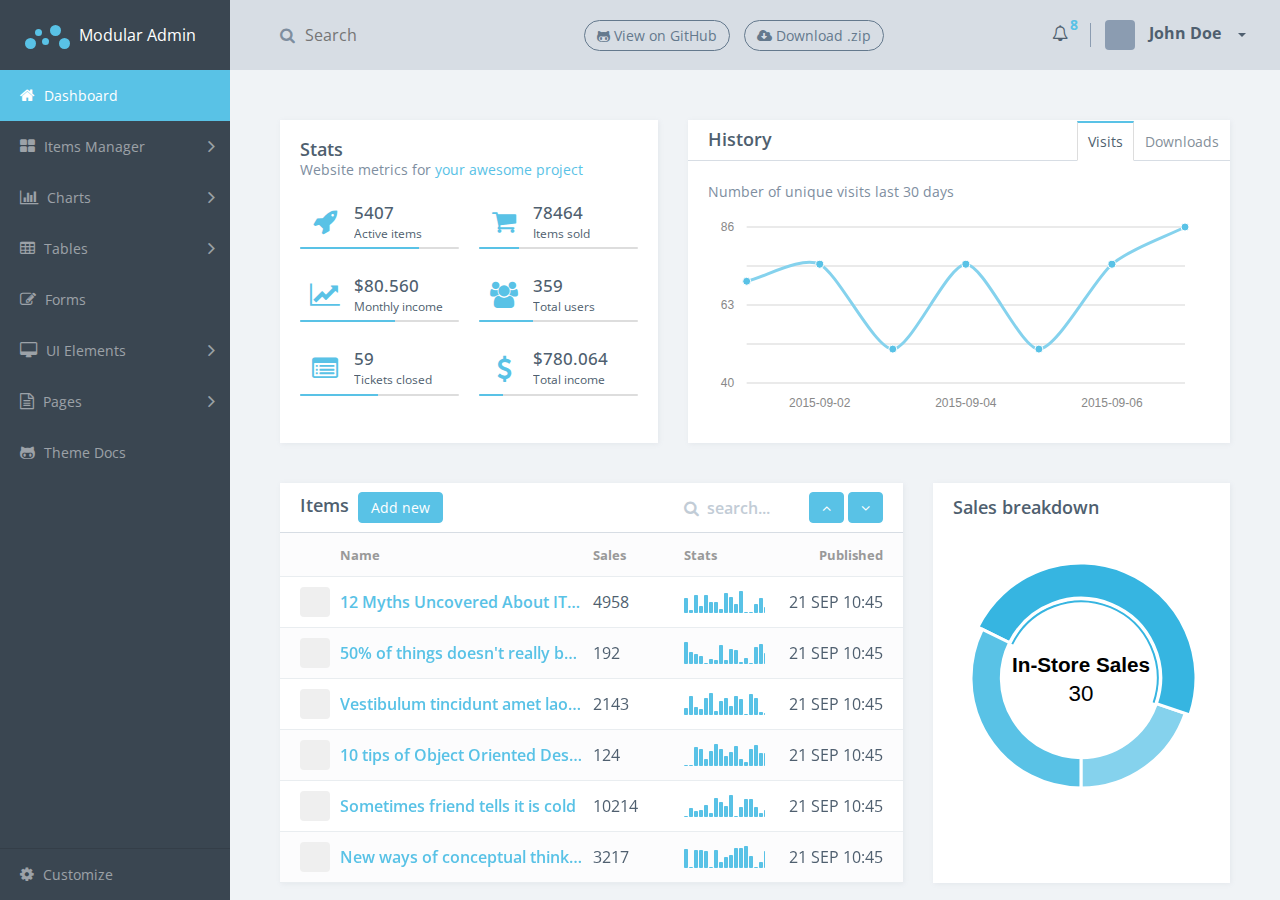
<file: resources/views/html/index.html>
<!doctype html>
<html class="no-js" lang="en">
        <head>
        <meta charset="utf-8">
        <meta http-equiv="x-ua-compatible" content="ie=edge">
        <title>ModularAdmin - Free Dashboard Theme | HTML Version</title>
        <meta name="description" content="">
        <meta name="viewport" content="width=device-width, initial-scale=1">
        <link rel="apple-touch-icon" href="apple-touch-icon.png">
        <!-- Place favicon.ico in the root directory -->
        <link rel="stylesheet" href="css/vendor.css">
        <!-- Theme initialization -->
        <script>
            var themeSettings = (localStorage.getItem('themeSettings')) ? JSON.parse(localStorage.getItem('themeSettings')) :
            {};
            var themeName = themeSettings.themeName || '';
            if (themeName)
            {
                document.write('<link rel="stylesheet" id="theme-style" href="css/app-' + themeName + '.css">');
            }
            else
            {
                document.write('<link rel="stylesheet" id="theme-style" href="css/app.css">');
            }
        </script>
        </head>

        <body>
<div class="main-wrapper">
					<div class="app" id="app">
		<header class="header">
							<div class="header-block header-block-collapse hidden-lg-up">
				<button class="collapse-btn" id="sidebar-collapse-btn"> <i class="fa fa-bars"></i> </button>
			</div>
							<div class="header-block header-block-search hidden-sm-down">
				<form role="search">
									<div class="input-container"> <i class="fa fa-search"></i>
						<input type="search" placeholder="Search">
						<div class="underline"></div>
					</div>
								</form>
			</div>
							<div class="header-block header-block-buttons"> <a href="https://github.com/modularcode/modular-admin-html" class="btn btn-oval btn-sm rounded-s header-btn"> <i class="fa fa-github-alt"></i> View on GitHub </a> <a href="https://github.com/modularcode/modular-admin-html/releases/download/v1.0.1/modular-admin-html-1.0.1.zip" class="btn btn-oval btn-sm rounded-s header-btn"> <i class="fa fa-cloud-download"></i> Download .zip </a> </div>
							<div class="header-block header-block-nav">
				<ul class="nav-profile">
									<li class="notifications new"> <a href="" data-toggle="dropdown"> <i class="fa fa-bell-o"></i> <sup> <span class="counter">8</span> </sup> </a>
						<div class="dropdown-menu notifications-dropdown-menu">
											<ul class="notifications-container">
								<li> <a href="" class="notification-item">
									<div class="img-col">
										<div class="img" style="background-image: url('assets/faces/3.jpg')"></div>
									</div>
									<div class="body-col">
										<p> <span class="accent">Zack Alien</span> pushed new commit: <span class="accent">Fix page load performance issue</span>. </p>
									</div>
									</a> </li>
								<li> <a href="" class="notification-item">
									<div class="img-col">
										<div class="img" style="background-image: url('assets/faces/5.jpg')"></div>
									</div>
									<div class="body-col">
										<p> <span class="accent">Amaya Hatsumi</span> started new task: <span class="accent">Dashboard UI design.</span>. </p>
									</div>
									</a> </li>
								<li> <a href="" class="notification-item">
									<div class="img-col">
										<div class="img" style="background-image: url('assets/faces/8.jpg')"></div>
									</div>
									<div class="body-col">
										<p> <span class="accent">Andy Nouman</span> deployed new version of <span class="accent">NodeJS REST Api V3</span> </p>
									</div>
									</a> </li>
							</ul>
											<footer>
								<ul>
													<li> <a href=""> View All </a> </li>
												</ul>
							</footer>
										</div>
					</li>
									<li class="profile dropdown"> <a class="nav-link dropdown-toggle" data-toggle="dropdown" href="#" role="button" aria-haspopup="true" aria-expanded="false">
										<div class="img" style="background-image: url('https://avatars3.githubusercontent.com/u/3959008?v=3&s=40')"> </div>
										<span class="name"> John Doe </span> </a>
						<div class="dropdown-menu profile-dropdown-menu" aria-labelledby="dropdownMenu1"> <a class="dropdown-item" href="#"> <i class="fa fa-user icon"></i> Profile </a> <a class="dropdown-item" href="#"> <i class="fa fa-bell icon"></i> Notifications </a> <a class="dropdown-item" href="#"> <i class="fa fa-gear icon"></i> Settings </a>
											<div class="dropdown-divider"></div>
											<a class="dropdown-item" href="login.html"> <i class="fa fa-power-off icon"></i> Logout </a> </div>
					</li>
								</ul>
			</div>
						</header>
		<aside class="sidebar">
							<div class="sidebar-container">
				<div class="sidebar-header">
									<div class="brand">
						<div class="logo"> <span class="l l1"></span> <span class="l l2"></span> <span class="l l3"></span> <span class="l l4"></span> <span class="l l5"></span> </div>
						Modular Admin </div>
								</div>
				<nav class="menu">
									<ul class="nav metismenu" id="sidebar-menu">
						<li class="active"> <a href="index.html"> <i class="fa fa-home"></i> Dashboard </a> </li>
						<li> <a href=""> <i class="fa fa-th-large"></i> Items Manager <i class="fa arrow"></i> </a>
											<ul>
								<li> <a href="items-list.html"> Items List </a> </li>
								<li> <a href="item-editor.html"> Item Editor </a> </li>
							</ul>
										</li>
						<li> <a href=""> <i class="fa fa-bar-chart"></i> Charts <i class="fa arrow"></i> </a>
											<ul>
								<li> <a href="charts-flot.html"> Flot Charts </a> </li>
								<li> <a href="charts-morris.html"> Morris Charts </a> </li>
							</ul>
										</li>
						<li> <a href=""> <i class="fa fa-table"></i> Tables <i class="fa arrow"></i> </a>
											<ul>
								<li> <a href="static-tables.html"> Static Tables </a> </li>
								<li> <a href="responsive-tables.html"> Responsive Tables </a> </li>
							</ul>
										</li>
						<li> <a href="forms.html"> <i class="fa fa-pencil-square-o"></i> Forms </a> </li>
						<li> <a href=""> <i class="fa fa-desktop"></i> UI Elements <i class="fa arrow"></i> </a>
											<ul>
								<li> <a href="buttons.html"> Buttons </a> </li>
								<li> <a href="cards.html"> Cards </a> </li>
								<li> <a href="typography.html"> Typography </a> </li>
								<li> <a href="icons.html"> Icons </a> </li>
								<li> <a href="grid.html"> Grid </a> </li>
							</ul>
										</li>
						<li> <a href=""> <i class="fa fa-file-text-o"></i> Pages <i class="fa arrow"></i> </a>
											<ul>
								<li> <a href="login.html"> Login </a> </li>
								<li> <a href="signup.html"> Sign Up </a> </li>
								<li> <a href="reset.html"> Reset </a> </li>
								<li> <a href="error-404.html"> Error 404 App </a> </li>
								<li> <a href="error-404-alt.html"> Error 404 Global </a> </li>
								<li> <a href="error-500.html"> Error 500 App </a> </li>
								<li> <a href="error-500-alt.html"> Error 500 Global </a> </li>
							</ul>
										</li>
						<li> <a href="https://github.com/modularcode/modular-admin-html"> <i class="fa fa-github-alt"></i> Theme Docs </a> </li>
					</ul>
								</nav>
			</div>
							<footer class="sidebar-footer">
				<ul class="nav metismenu" id="customize-menu">
									<li>
						<ul>
											<li class="customize">
								<div class="customize-item">
													<div class="row customize-header">
										<div class="col-xs-4"> </div>
										<div class="col-xs-4">
															<label class="title">fixed</label>
														</div>
										<div class="col-xs-4">
															<label class="title">static</label>
														</div>
									</div>
													<div class="row hidden-md-down">
										<div class="col-xs-4">
															<label class="title">Sidebar:</label>
														</div>
										<div class="col-xs-4">
															<label>
												<input class="radio" type="radio" name="sidebarPosition" value="sidebar-fixed" >
												<span></span> </label>
														</div>
										<div class="col-xs-4">
															<label>
												<input class="radio" type="radio" name="sidebarPosition" value="">
												<span></span> </label>
														</div>
									</div>
													<div class="row">
										<div class="col-xs-4">
															<label class="title">Header:</label>
														</div>
										<div class="col-xs-4">
															<label>
												<input class="radio" type="radio" name="headerPosition" value="header-fixed">
												<span></span> </label>
														</div>
										<div class="col-xs-4">
															<label>
												<input class="radio" type="radio" name="headerPosition" value="">
												<span></span> </label>
														</div>
									</div>
													<div class="row">
										<div class="col-xs-4">
															<label class="title">Footer:</label>
														</div>
										<div class="col-xs-4">
															<label>
												<input class="radio" type="radio" name="footerPosition" value="footer-fixed">
												<span></span> </label>
														</div>
										<div class="col-xs-4">
															<label>
												<input class="radio" type="radio" name="footerPosition" value="">
												<span></span> </label>
														</div>
									</div>
												</div>
								<div class="customize-item">
													<ul class="customize-colors">
										<li> <span class="color-item color-red" data-theme="red"></span> </li>
										<li> <span class="color-item color-orange" data-theme="orange"></span> </li>
										<li> <span class="color-item color-green" data-theme="green"></span> </li>
										<li> <span class="color-item color-seagreen" data-theme="seagreen"></span> </li>
										<li> <span class="color-item color-blue active" data-theme=""></span> </li>
										<li> <span class="color-item color-purple" data-theme="purple"></span> </li>
									</ul>
												</div>
							</li>
										</ul>
						<a href=""> <i class="fa fa-cog"></i> Customize </a> </li>
								</ul>
			</footer>
						</aside>
		<div class="sidebar-overlay" id="sidebar-overlay"></div>
		<article class="content dashboard-page">
							<section class="section">
				<div class="row sameheight-container">
									<div class="col col-xs-12 col-sm-12 col-md-6 col-xl-5 stats-col">
						<div class="card sameheight-item stats" data-exclude="xs">
											<div class="card-block">
								<div class="title-block">
													<h4 class="title"> Stats </h4>
													<p class="title-description"> Website metrics for <a href="http://modularteam.github.io/modularity-free-admin-dashboard-theme-html/"> your awesome project </a> </p>
												</div>
								<div class="row row-sm stats-container">
													<div class="col-xs-12 col-sm-6 stat-col">
										<div class="stat-icon"> <i class="fa fa-rocket"></i> </div>
										<div class="stat">
															<div class="value"> 5407 </div>
															<div class="name"> Active items </div>
														</div>
										<progress class="progress stat-progress" value="75" max="100">
															<div class="progress"> <span class="progress-bar" style="width: 75%;"></span> </div>
														</progress>
									</div>
													<div class="col-xs-12 col-sm-6 stat-col">
										<div class="stat-icon"> <i class="fa fa-shopping-cart"></i> </div>
										<div class="stat">
															<div class="value"> 78464 </div>
															<div class="name"> Items sold </div>
														</div>
										<progress class="progress stat-progress" value="25" max="100">
															<div class="progress"> <span class="progress-bar" style="width: 25%;"></span> </div>
														</progress>
									</div>
													<div class="col-xs-12 col-sm-6  stat-col">
										<div class="stat-icon"> <i class="fa fa-line-chart"></i> </div>
										<div class="stat">
															<div class="value"> $80.560 </div>
															<div class="name"> Monthly income </div>
														</div>
										<progress class="progress stat-progress" value="60" max="100">
															<div class="progress"> <span class="progress-bar" style="width: 60%;"></span> </div>
														</progress>
									</div>
													<div class="col-xs-12 col-sm-6  stat-col">
										<div class="stat-icon"> <i class="fa fa-users"></i> </div>
										<div class="stat">
															<div class="value"> 359 </div>
															<div class="name"> Total users </div>
														</div>
										<progress class="progress stat-progress" value="34" max="100">
															<div class="progress"> <span class="progress-bar" style="width: 34%;"></span> </div>
														</progress>
									</div>
													<div class="col-xs-12 col-sm-6  stat-col">
										<div class="stat-icon"> <i class="fa fa-list-alt"></i> </div>
										<div class="stat">
															<div class="value"> 59 </div>
															<div class="name"> Tickets closed </div>
														</div>
										<progress class="progress stat-progress" value="49" max="100">
															<div class="progress"> <span class="progress-bar" style="width: 49%;"></span> </div>
														</progress>
									</div>
													<div class="col-xs-12 col-sm-6 stat-col">
										<div class="stat-icon"> <i class="fa fa-dollar"></i> </div>
										<div class="stat">
															<div class="value"> $780.064 </div>
															<div class="name"> Total income </div>
														</div>
										<progress class="progress stat-progress" value="15" max="100">
															<div class="progress"> <span class="progress-bar" style="width: 15%;"></span> </div>
														</progress>
									</div>
												</div>
							</div>
										</div>
					</div>
									<div class="col col-xs-12 col-sm-12 col-md-6 col-xl-7 history-col">
						<div class="card sameheight-item" data-exclude="xs">
											<div class="card-header card-header-sm bordered">
								<div class="header-block">
													<h3 class="title">History</h3>
												</div>
								<ul class="nav nav-tabs pull-right" role="tablist">
													<li class="nav-item"> <a class="nav-link active" href="#visits" role="tab" data-toggle="tab">Visits</a> </li>
													<li class="nav-item"> <a class="nav-link" href="#downloads" role="tab" data-toggle="tab">Downloads</a> </li>
												</ul>
							</div>
											<div class="card-block">
								<div class="tab-content">
													<div role="tabpanel" class="tab-pane active fade in" id="visits">
										<p class="title-description"> Number of unique visits last 30 days </p>
										<div id="dashboard-visits-chart"></div>
									</div>
													<div role="tabpanel" class="tab-pane fade" id="downloads">
										<p class="title-description"> Number of downloads last 30 days </p>
										<div id="dashboard-downloads-chart"></div>
									</div>
												</div>
							</div>
										</div>
					</div>
								</div>
			</section>
							<section class="section">
				<div class="row sameheight-container">
									<div class="col-xl-8">
						<div class="card sameheight-item items" data-exclude="xs,sm,lg">
											<div class="card-header bordered">
								<div class="header-block">
													<h3 class="title"> Items </h3>
													<a href="item-editor.html" class="btn btn-primary btn-sm rounded"> Add new </a> </div>
								<div class="header-block pull-right">
													<label class="search">
										<input class="search-input" placeholder="search...">
										<i class="fa fa-search search-icon"></i> </label>
													<div class="pagination"> <a href="" class="btn btn-primary btn-sm rounded"> <i class="fa fa-angle-up"></i> </a> <a href="" class="btn btn-primary btn-sm rounded"> <i class="fa fa-angle-down"></i> </a> </div>
												</div>
							</div>
											<ul class="item-list striped">
								<li class="item item-list-header hidden-sm-down">
													<div class="item-row">
										<div class="item-col item-col-header fixed item-col-img xs"></div>
										<div class="item-col item-col-header item-col-title">
															<div> <span>Name</span> </div>
														</div>
										<div class="item-col item-col-header item-col-sales">
															<div> <span>Sales</span> </div>
														</div>
										<div class="item-col item-col-header item-col-stats">
															<div class="no-overflow"> <span>Stats</span> </div>
														</div>
										<div class="item-col item-col-header item-col-date">
															<div> <span>Published</span> </div>
														</div>
									</div>
												</li>
								<li class="item">
													<div class="item-row">
										<div class="item-col fixed item-col-img xs"> <a href="">
											<div class="item-img xs rounded" style="background-image: url(https://s3.amazonaws.com/uifaces/faces/twitter/brad_frost/128.jpg)"></div>
											</a> </div>
										<div class="item-col item-col-title no-overflow">
															<div> <a href="" class="">
																<h4 class="item-title no-wrap"> 12 Myths Uncovered About IT &amp; Software </h4>
																</a> </div>
														</div>
										<div class="item-col item-col-sales">
															<div class="item-heading">Sales</div>
															<div> 4958 </div>
														</div>
										<div class="item-col item-col-stats">
															<div class="item-heading">Stats</div>
															<div class="no-overflow">
												<div class="item-stats sparkline" data-type="bar"></div>
											</div>
														</div>
										<div class="item-col item-col-date">
															<div class="item-heading">Published</div>
															<div> 21 SEP 10:45 </div>
														</div>
									</div>
												</li>
								<li class="item">
													<div class="item-row">
										<div class="item-col fixed item-col-img xs"> <a href="">
											<div class="item-img xs rounded" style="background-image: url(https://s3.amazonaws.com/uifaces/faces/twitter/_everaldo/128.jpg)"></div>
											</a> </div>
										<div class="item-col item-col-title no-overflow">
															<div> <a href="" class="">
																<h4 class="item-title no-wrap"> 50% of things doesn&#x27;t really belongs to you </h4>
																</a> </div>
														</div>
										<div class="item-col item-col-sales">
															<div class="item-heading">Sales</div>
															<div> 192 </div>
														</div>
										<div class="item-col item-col-stats">
															<div class="item-heading">Stats</div>
															<div class="no-overflow">
												<div class="item-stats sparkline" data-type="bar"></div>
											</div>
														</div>
										<div class="item-col item-col-date">
															<div class="item-heading">Published</div>
															<div> 21 SEP 10:45 </div>
														</div>
									</div>
												</li>
								<li class="item">
													<div class="item-row">
										<div class="item-col fixed item-col-img xs"> <a href="">
											<div class="item-img xs rounded" style="background-image: url(https://s3.amazonaws.com/uifaces/faces/twitter/eduardo_olv/128.jpg)"></div>
											</a> </div>
										<div class="item-col item-col-title no-overflow">
															<div> <a href="" class="">
																<h4 class="item-title no-wrap"> Vestibulum tincidunt amet laoreet mauris sit sem aliquam cras maecenas vel aliquam. </h4>
																</a> </div>
														</div>
										<div class="item-col item-col-sales">
															<div class="item-heading">Sales</div>
															<div> 2143 </div>
														</div>
										<div class="item-col item-col-stats">
															<div class="item-heading">Stats</div>
															<div class="no-overflow">
												<div class="item-stats sparkline" data-type="bar"></div>
											</div>
														</div>
										<div class="item-col item-col-date">
															<div class="item-heading">Published</div>
															<div> 21 SEP 10:45 </div>
														</div>
									</div>
												</li>
								<li class="item">
													<div class="item-row">
										<div class="item-col fixed item-col-img xs"> <a href="">
											<div class="item-img xs rounded" style="background-image: url(https://s3.amazonaws.com/uifaces/faces/twitter/why_this/128.jpg)"></div>
											</a> </div>
										<div class="item-col item-col-title no-overflow">
															<div> <a href="" class="">
																<h4 class="item-title no-wrap"> 10 tips of Object Oriented Design </h4>
																</a> </div>
														</div>
										<div class="item-col item-col-sales">
															<div class="item-heading">Sales</div>
															<div> 124 </div>
														</div>
										<div class="item-col item-col-stats">
															<div class="item-heading">Stats</div>
															<div class="no-overflow">
												<div class="item-stats sparkline" data-type="bar"></div>
											</div>
														</div>
										<div class="item-col item-col-date">
															<div class="item-heading">Published</div>
															<div> 21 SEP 10:45 </div>
														</div>
									</div>
												</li>
								<li class="item">
													<div class="item-row">
										<div class="item-col fixed item-col-img xs"> <a href="">
											<div class="item-img xs rounded" style="background-image: url(https://s3.amazonaws.com/uifaces/faces/twitter/w7download/128.jpg)"></div>
											</a> </div>
										<div class="item-col item-col-title no-overflow">
															<div> <a href="" class="">
																<h4 class="item-title no-wrap"> Sometimes friend tells it is cold </h4>
																</a> </div>
														</div>
										<div class="item-col item-col-sales">
															<div class="item-heading">Sales</div>
															<div> 10214 </div>
														</div>
										<div class="item-col item-col-stats">
															<div class="item-heading">Stats</div>
															<div class="no-overflow">
												<div class="item-stats sparkline" data-type="bar"></div>
											</div>
														</div>
										<div class="item-col item-col-date">
															<div class="item-heading">Published</div>
															<div> 21 SEP 10:45 </div>
														</div>
									</div>
												</li>
								<li class="item">
													<div class="item-row">
										<div class="item-col fixed item-col-img xs"> <a href="">
											<div class="item-img xs rounded" style="background-image: url(https://s3.amazonaws.com/uifaces/faces/twitter/pankogut/128.jpg)"></div>
											</a> </div>
										<div class="item-col item-col-title no-overflow">
															<div> <a href="" class="">
																<h4 class="item-title no-wrap"> New ways of conceptual thinking </h4>
																</a> </div>
														</div>
										<div class="item-col item-col-sales">
															<div class="item-heading">Sales</div>
															<div> 3217 </div>
														</div>
										<div class="item-col item-col-stats">
															<div class="item-heading">Stats</div>
															<div class="no-overflow">
												<div class="item-stats sparkline" data-type="bar"></div>
											</div>
														</div>
										<div class="item-col item-col-date">
															<div class="item-heading">Published</div>
															<div> 21 SEP 10:45 </div>
														</div>
									</div>
												</li>
							</ul>
										</div>
					</div>
									<div class="col-xl-4">
						<div class="card sameheight-item sales-breakdown" data-exclude="xs,sm,lg">
											<div class="card-header">
								<div class="header-block">
													<h3 class="title"> Sales breakdown </h3>
												</div>
							</div>
											<div class="card-block">
								<div class="dashboard-sales-breakdown-chart" id="dashboard-sales-breakdown-chart"></div>
							</div>
										</div>
					</div>
								</div>
			</section>
							<section class="section map-tasks">
				<div class="row sameheight-container">
									<div class="col-md-8">
						<div class="card sameheight-item" data-exclude="xs,sm">
											<div class="card-header">
								<div class="header-block">
													<h3 class="title"> Sales by countries </h3>
												</div>
							</div>
											<div class="card-block">
								<div id="dashboard-sales-map" style="width: 100%; height: 400px;"></div>
							</div>
										</div>
					</div>
									<div class="col-md-4">
						<div class="card tasks sameheight-item" data-exclude="xs,sm">
											<div class="card-header bordered">
								<div class="header-block">
													<h3 class="title"> Tasks </h3>
												</div>
								<div class="header-block pull-right"> <a href="" class="btn btn-primary btn-sm rounded pull-right"> Add new </a> </div>
							</div>
											<div class="card-block">
								<div class="tasks-block">
													<ul class="item-list">
										<li class="item">
															<div class="item-row">
												<div class="item-col item-col-title">
																	<label>
														<input class="checkbox" type="checkbox"
                                                checked="checked">
														<span>Meeting with embassador</span> </label>
																</div>
												<div class="item-col fixed item-col-actions-dropdown">
																	<div class="item-actions-dropdown"> <a class="item-actions-toggle-btn"> <span class="inactive"> <i class="fa fa-cog"></i> </span> <span class="active"> <i class="fa fa-chevron-circle-right"></i> </span> </a>
														<div class="item-actions-block">
																			<ul class="item-actions-list">
																<li> <a class="remove" href="#" data-toggle="modal" data-target="#confirm-modal"> <i class="fa fa-trash-o "></i> </a> </li>
																<li> <a class="check" href="#"> <i class="fa fa-check"></i> </a> </li>
																<li> <a class="edit" href="item-editor.html"> <i class="fa fa-pencil"></i> </a> </li>
															</ul>
																		</div>
													</div>
																</div>
											</div>
														</li>
										<li class="item">
															<div class="item-row">
												<div class="item-col item-col-title">
																	<label>
														<input class="checkbox" type="checkbox"
                                                checked="checked">
														<span>Confession</span> </label>
																</div>
												<div class="item-col fixed item-col-actions-dropdown">
																	<div class="item-actions-dropdown"> <a class="item-actions-toggle-btn"> <span class="inactive"> <i class="fa fa-cog"></i> </span> <span class="active"> <i class="fa fa-chevron-circle-right"></i> </span> </a>
														<div class="item-actions-block">
																			<ul class="item-actions-list">
																<li> <a class="remove" href="#" data-toggle="modal" data-target="#confirm-modal"> <i class="fa fa-trash-o "></i> </a> </li>
																<li> <a class="check" href="#"> <i class="fa fa-check"></i> </a> </li>
																<li> <a class="edit" href="item-editor.html"> <i class="fa fa-pencil"></i> </a> </li>
															</ul>
																		</div>
													</div>
																</div>
											</div>
														</li>
										<li class="item">
															<div class="item-row">
												<div class="item-col item-col-title">
																	<label>
														<input class="checkbox" type="checkbox"
                                                >
														<span>Time to start building an ark</span> </label>
																</div>
												<div class="item-col fixed item-col-actions-dropdown">
																	<div class="item-actions-dropdown"> <a class="item-actions-toggle-btn"> <span class="inactive"> <i class="fa fa-cog"></i> </span> <span class="active"> <i class="fa fa-chevron-circle-right"></i> </span> </a>
														<div class="item-actions-block">
																			<ul class="item-actions-list">
																<li> <a class="remove" href="#" data-toggle="modal" data-target="#confirm-modal"> <i class="fa fa-trash-o "></i> </a> </li>
																<li> <a class="check" href="#"> <i class="fa fa-check"></i> </a> </li>
																<li> <a class="edit" href="item-editor.html"> <i class="fa fa-pencil"></i> </a> </li>
															</ul>
																		</div>
													</div>
																</div>
											</div>
														</li>
										<li class="item">
															<div class="item-row">
												<div class="item-col item-col-title">
																	<label>
														<input class="checkbox" type="checkbox"
                                                >
														<span>Beer time with dudes</span> </label>
																</div>
												<div class="item-col fixed item-col-actions-dropdown">
																	<div class="item-actions-dropdown"> <a class="item-actions-toggle-btn"> <span class="inactive"> <i class="fa fa-cog"></i> </span> <span class="active"> <i class="fa fa-chevron-circle-right"></i> </span> </a>
														<div class="item-actions-block">
																			<ul class="item-actions-list">
																<li> <a class="remove" href="#" data-toggle="modal" data-target="#confirm-modal"> <i class="fa fa-trash-o "></i> </a> </li>
																<li> <a class="check" href="#"> <i class="fa fa-check"></i> </a> </li>
																<li> <a class="edit" href="item-editor.html"> <i class="fa fa-pencil"></i> </a> </li>
															</ul>
																		</div>
													</div>
																</div>
											</div>
														</li>
										<li class="item">
															<div class="item-row">
												<div class="item-col item-col-title">
																	<label>
														<input class="checkbox" type="checkbox"
                                                checked="checked">
														<span>Meeting new girls</span> </label>
																</div>
												<div class="item-col fixed item-col-actions-dropdown">
																	<div class="item-actions-dropdown"> <a class="item-actions-toggle-btn"> <span class="inactive"> <i class="fa fa-cog"></i> </span> <span class="active"> <i class="fa fa-chevron-circle-right"></i> </span> </a>
														<div class="item-actions-block">
																			<ul class="item-actions-list">
																<li> <a class="remove" href="#" data-toggle="modal" data-target="#confirm-modal"> <i class="fa fa-trash-o "></i> </a> </li>
																<li> <a class="check" href="#"> <i class="fa fa-check"></i> </a> </li>
																<li> <a class="edit" href="item-editor.html"> <i class="fa fa-pencil"></i> </a> </li>
															</ul>
																		</div>
													</div>
																</div>
											</div>
														</li>
										<li class="item">
															<div class="item-row">
												<div class="item-col item-col-title">
																	<label>
														<input class="checkbox" type="checkbox"
                                                >
														<span>Remember damned home address</span> </label>
																</div>
												<div class="item-col fixed item-col-actions-dropdown">
																	<div class="item-actions-dropdown"> <a class="item-actions-toggle-btn"> <span class="inactive"> <i class="fa fa-cog"></i> </span> <span class="active"> <i class="fa fa-chevron-circle-right"></i> </span> </a>
														<div class="item-actions-block">
																			<ul class="item-actions-list">
																<li> <a class="remove" href="#" data-toggle="modal" data-target="#confirm-modal"> <i class="fa fa-trash-o "></i> </a> </li>
																<li> <a class="check" href="#"> <i class="fa fa-check"></i> </a> </li>
																<li> <a class="edit" href="item-editor.html"> <i class="fa fa-pencil"></i> </a> </li>
															</ul>
																		</div>
													</div>
																</div>
											</div>
														</li>
										<li class="item">
															<div class="item-row">
												<div class="item-col item-col-title">
																	<label>
														<input class="checkbox" type="checkbox"
                                                >
														<span>Get home before you got sleep</span> </label>
																</div>
												<div class="item-col fixed item-col-actions-dropdown">
																	<div class="item-actions-dropdown"> <a class="item-actions-toggle-btn"> <span class="inactive"> <i class="fa fa-cog"></i> </span> <span class="active"> <i class="fa fa-chevron-circle-right"></i> </span> </a>
														<div class="item-actions-block">
																			<ul class="item-actions-list">
																<li> <a class="remove" href="#" data-toggle="modal" data-target="#confirm-modal"> <i class="fa fa-trash-o "></i> </a> </li>
																<li> <a class="check" href="#"> <i class="fa fa-check"></i> </a> </li>
																<li> <a class="edit" href="item-editor.html"> <i class="fa fa-pencil"></i> </a> </li>
															</ul>
																		</div>
													</div>
																</div>
											</div>
														</li>
										<li class="item">
															<div class="item-row">
												<div class="item-col item-col-title">
																	<label>
														<input class="checkbox" type="checkbox"
                                                checked="checked">
														<span>Meeting with embassador</span> </label>
																</div>
												<div class="item-col fixed item-col-actions-dropdown">
																	<div class="item-actions-dropdown"> <a class="item-actions-toggle-btn"> <span class="inactive"> <i class="fa fa-cog"></i> </span> <span class="active"> <i class="fa fa-chevron-circle-right"></i> </span> </a>
														<div class="item-actions-block">
																			<ul class="item-actions-list">
																<li> <a class="remove" href="#" data-toggle="modal" data-target="#confirm-modal"> <i class="fa fa-trash-o "></i> </a> </li>
																<li> <a class="check" href="#"> <i class="fa fa-check"></i> </a> </li>
																<li> <a class="edit" href="item-editor.html"> <i class="fa fa-pencil"></i> </a> </li>
															</ul>
																		</div>
													</div>
																</div>
											</div>
														</li>
										<li class="item">
															<div class="item-row">
												<div class="item-col item-col-title">
																	<label>
														<input class="checkbox" type="checkbox"
                                                checked="checked">
														<span>Confession</span> </label>
																</div>
												<div class="item-col fixed item-col-actions-dropdown">
																	<div class="item-actions-dropdown"> <a class="item-actions-toggle-btn"> <span class="inactive"> <i class="fa fa-cog"></i> </span> <span class="active"> <i class="fa fa-chevron-circle-right"></i> </span> </a>
														<div class="item-actions-block">
																			<ul class="item-actions-list">
																<li> <a class="remove" href="#" data-toggle="modal" data-target="#confirm-modal"> <i class="fa fa-trash-o "></i> </a> </li>
																<li> <a class="check" href="#"> <i class="fa fa-check"></i> </a> </li>
																<li> <a class="edit" href="item-editor.html"> <i class="fa fa-pencil"></i> </a> </li>
															</ul>
																		</div>
													</div>
																</div>
											</div>
														</li>
										<li class="item">
															<div class="item-row">
												<div class="item-col item-col-title">
																	<label>
														<input class="checkbox" type="checkbox"
                                                >
														<span>Time to start building an ark</span> </label>
																</div>
												<div class="item-col fixed item-col-actions-dropdown">
																	<div class="item-actions-dropdown"> <a class="item-actions-toggle-btn"> <span class="inactive"> <i class="fa fa-cog"></i> </span> <span class="active"> <i class="fa fa-chevron-circle-right"></i> </span> </a>
														<div class="item-actions-block">
																			<ul class="item-actions-list">
																<li> <a class="remove" href="#" data-toggle="modal" data-target="#confirm-modal"> <i class="fa fa-trash-o "></i> </a> </li>
																<li> <a class="check" href="#"> <i class="fa fa-check"></i> </a> </li>
																<li> <a class="edit" href="item-editor.html"> <i class="fa fa-pencil"></i> </a> </li>
															</ul>
																		</div>
													</div>
																</div>
											</div>
														</li>
										<li class="item">
															<div class="item-row">
												<div class="item-col item-col-title">
																	<label>
														<input class="checkbox" type="checkbox"
                                                >
														<span>Beer time with dudes</span> </label>
																</div>
												<div class="item-col fixed item-col-actions-dropdown">
																	<div class="item-actions-dropdown"> <a class="item-actions-toggle-btn"> <span class="inactive"> <i class="fa fa-cog"></i> </span> <span class="active"> <i class="fa fa-chevron-circle-right"></i> </span> </a>
														<div class="item-actions-block">
																			<ul class="item-actions-list">
																<li> <a class="remove" href="#" data-toggle="modal" data-target="#confirm-modal"> <i class="fa fa-trash-o "></i> </a> </li>
																<li> <a class="check" href="#"> <i class="fa fa-check"></i> </a> </li>
																<li> <a class="edit" href="item-editor.html"> <i class="fa fa-pencil"></i> </a> </li>
															</ul>
																		</div>
													</div>
																</div>
											</div>
														</li>
										<li class="item">
															<div class="item-row">
												<div class="item-col item-col-title">
																	<label>
														<input class="checkbox" type="checkbox"
                                                checked="checked">
														<span>Meeting new girls</span> </label>
																</div>
												<div class="item-col fixed item-col-actions-dropdown">
																	<div class="item-actions-dropdown"> <a class="item-actions-toggle-btn"> <span class="inactive"> <i class="fa fa-cog"></i> </span> <span class="active"> <i class="fa fa-chevron-circle-right"></i> </span> </a>
														<div class="item-actions-block">
																			<ul class="item-actions-list">
																<li> <a class="remove" href="#" data-toggle="modal" data-target="#confirm-modal"> <i class="fa fa-trash-o "></i> </a> </li>
																<li> <a class="check" href="#"> <i class="fa fa-check"></i> </a> </li>
																<li> <a class="edit" href="item-editor.html"> <i class="fa fa-pencil"></i> </a> </li>
															</ul>
																		</div>
													</div>
																</div>
											</div>
														</li>
										<li class="item">
															<div class="item-row">
												<div class="item-col item-col-title">
																	<label>
														<input class="checkbox" type="checkbox"
                                                >
														<span>Remember damned home address</span> </label>
																</div>
												<div class="item-col fixed item-col-actions-dropdown">
																	<div class="item-actions-dropdown"> <a class="item-actions-toggle-btn"> <span class="inactive"> <i class="fa fa-cog"></i> </span> <span class="active"> <i class="fa fa-chevron-circle-right"></i> </span> </a>
														<div class="item-actions-block">
																			<ul class="item-actions-list">
																<li> <a class="remove" href="#" data-toggle="modal" data-target="#confirm-modal"> <i class="fa fa-trash-o "></i> </a> </li>
																<li> <a class="check" href="#"> <i class="fa fa-check"></i> </a> </li>
																<li> <a class="edit" href="item-editor.html"> <i class="fa fa-pencil"></i> </a> </li>
															</ul>
																		</div>
													</div>
																</div>
											</div>
														</li>
									</ul>
												</div>
							</div>
										</div>
					</div>
								</div>
			</section>
						</article>
		<footer class="footer">
							<div class="footer-block buttons">
				<iframe class="footer-github-btn" src="https://ghbtns.com/github-btn.html?user=modularcode&repo=modular-admin-html&type=star&count=true" frameborder="0" scrolling="0" width="140px" height="20px"></iframe>
			</div>
							<div class="footer-block author">
				<ul>
									<li> created by <a href="https://github.com/modularcode">ModularCode</a> </li>
									<li> <a href="https://github.com/modularcode/modular-admin-html#get-in-touch">get in touch</a> </li>
								</ul>
			</div>
						</footer>
		<div class="modal fade" id="modal-media">
							<div class="modal-dialog modal-lg">
				<div class="modal-content">
									<div class="modal-header">
						<button type="button" class="close" data-dismiss="modal" aria-label="Close"> <span aria-hidden="true">&times;</span> <span class="sr-only">Close</span> </button>
						<h4 class="modal-title">Media Library</h4>
					</div>
									<div class="modal-body modal-tab-container">
						<ul class="nav nav-tabs modal-tabs" role="tablist">
											<li class="nav-item"> <a class="nav-link" href="#gallery" data-toggle="tab" role="tab">Gallery</a> </li>
											<li class="nav-item"> <a class="nav-link active" href="#upload" data-toggle="tab" role="tab">Upload</a> </li>
										</ul>
						<div class="tab-content modal-tab-content">
											<div class="tab-pane fade" id="gallery" role="tabpanel">
								<div class="images-container">
													<div class="row"> </div>
												</div>
							</div>
											<div class="tab-pane fade active in" id="upload" role="tabpanel">
								<div class="upload-container">
													<div id="dropzone">
										<form action="/" method="POST" enctype="multipart/form-data" class="dropzone needsclick dz-clickable" id="demo-upload">
															<div class="dz-message-block">
												<div class="dz-message needsclick"> Drop files here or click to upload. </div>
											</div>
														</form>
									</div>
												</div>
							</div>
										</div>
					</div>
									<div class="modal-footer">
						<button type="button" class="btn btn-secondary" data-dismiss="modal">Close</button>
						<button type="button" class="btn btn-primary">Insert Selected</button>
					</div>
								</div>
				<!-- /.modal-content --> 
			</div>
							<!-- /.modal-dialog --> 
						</div>
		<!-- /.modal -->
		<div class="modal fade" id="confirm-modal">
							<div class="modal-dialog" role="document">
				<div class="modal-content">
									<div class="modal-header">
						<button type="button" class="close" data-dismiss="modal" aria-label="Close"> <span aria-hidden="true">&times;</span> </button>
						<h4 class="modal-title"><i class="fa fa-warning"></i> Alert</h4>
					</div>
									<div class="modal-body">
						<p>Are you sure want to do this?</p>
					</div>
									<div class="modal-footer">
						<button type="button" class="btn btn-primary" data-dismiss="modal">Yes</button>
						<button type="button" class="btn btn-secondary" data-dismiss="modal">No</button>
					</div>
								</div>
				<!-- /.modal-content --> 
			</div>
							<!-- /.modal-dialog --> 
						</div>
		<!-- /.modal --> 
	</div>
				</div>
<!-- Reference block for JS -->
<div class="ref" id="ref">
					<div class="color-primary"></div>
					<div class="chart">
		<div class="color-primary"></div>
		<div class="color-secondary"></div>
	</div>
				</div>
<script src="js/vendor.js"></script> 
<script src="js/app.js"></script>
</body>
</html>
</file>
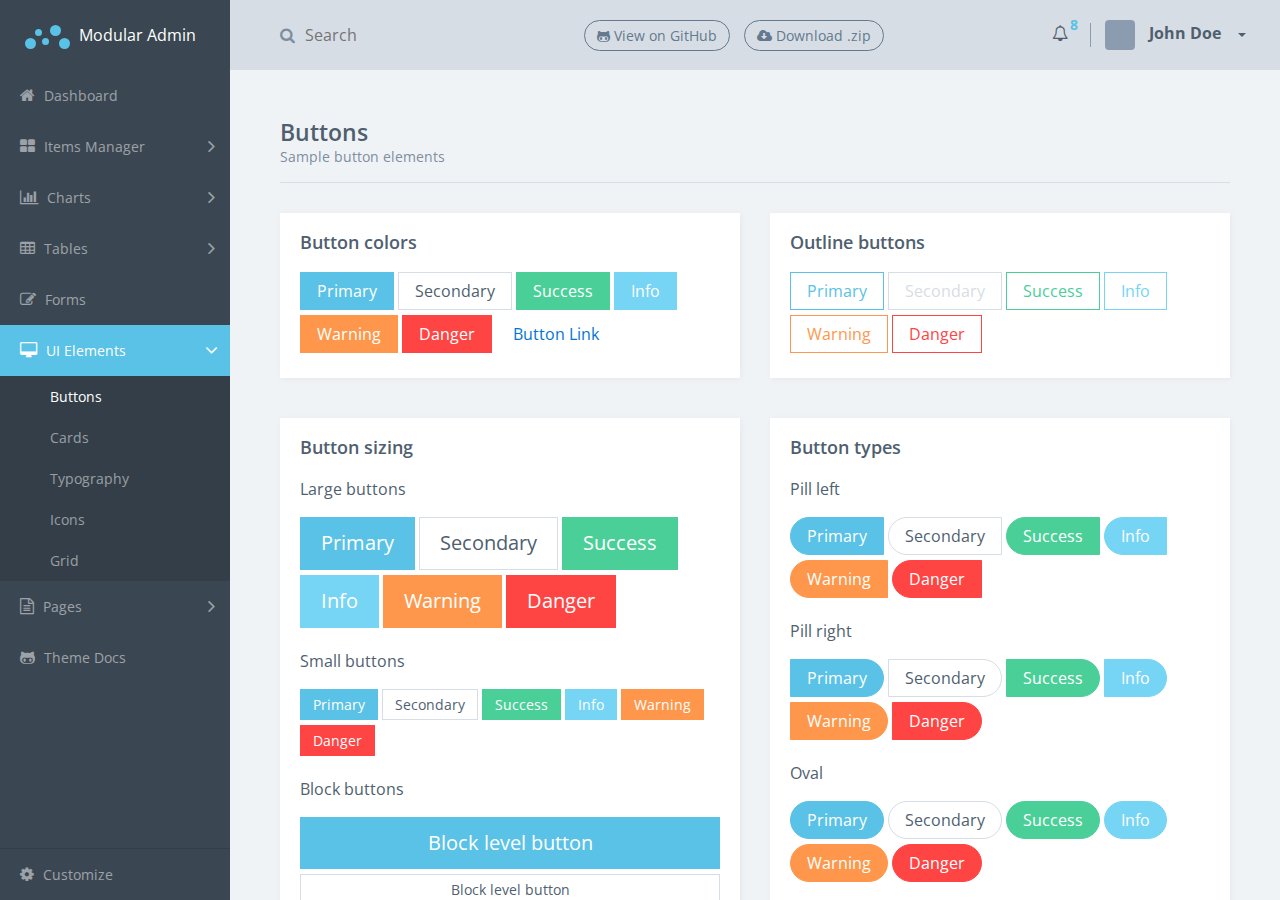
<file: resources/views/html/buttons.html>
<!doctype html>
<html class="no-js" lang="en">

    <head>
        <meta charset="utf-8">
        <meta http-equiv="x-ua-compatible" content="ie=edge">
        <title> ModularAdmin - Free Dashboard Theme | HTML Version </title>
        <meta name="description" content="">
        <meta name="viewport" content="width=device-width, initial-scale=1">
        <link rel="apple-touch-icon" href="apple-touch-icon.png">
        <!-- Place favicon.ico in the root directory -->
        <link rel="stylesheet" href="css/vendor.css">
        <!-- Theme initialization -->
        <script>
            var themeSettings = (localStorage.getItem('themeSettings')) ? JSON.parse(localStorage.getItem('themeSettings')) :
            {};
            var themeName = themeSettings.themeName || '';
            if (themeName)
            {
                document.write('<link rel="stylesheet" id="theme-style" href="css/app-' + themeName + '.css">');
            }
            else
            {
                document.write('<link rel="stylesheet" id="theme-style" href="css/app.css">');
            }
        </script>
    </head>

    <body>
        <div class="main-wrapper">
            <div class="app" id="app">
                <header class="header">
                    <div class="header-block header-block-collapse hidden-lg-up"> <button class="collapse-btn" id="sidebar-collapse-btn">
    			<i class="fa fa-bars"></i>
    		</button> </div>
                    <div class="header-block header-block-search hidden-sm-down">
                        <form role="search">
                            <div class="input-container"> <i class="fa fa-search"></i> <input type="search" placeholder="Search">
                                <div class="underline"></div>
                            </div>
                        </form>
                    </div>
                    <div class="header-block header-block-buttons">
                        <a href="https://github.com/modularcode/modular-admin-html" class="btn btn-oval btn-sm rounded-s header-btn"> <i class="fa fa-github-alt"></i> View on GitHub </a>
                        <a href="https://github.com/modularcode/modular-admin-html/releases/download/v1.0.1/modular-admin-html-1.0.1.zip" class="btn btn-oval btn-sm rounded-s header-btn"> <i class="fa fa-cloud-download"></i> Download .zip </a>
                    </div>
                    <div class="header-block header-block-nav">
                        <ul class="nav-profile">
                            <li class="notifications new">
                                <a href="" data-toggle="dropdown"> <i class="fa fa-bell-o"></i> <sup>
    			      <span class="counter">8</span>
    			    </sup> </a>
                                <div class="dropdown-menu notifications-dropdown-menu">
                                    <ul class="notifications-container">
                                        <li>
                                            <a href="" class="notification-item">
                                                <div class="img-col">
                                                    <div class="img" style="background-image: url('assets/faces/3.jpg')"></div>
                                                </div>
                                                <div class="body-col">
                                                    <p> <span class="accent">Zack Alien</span> pushed new commit: <span class="accent">Fix page load performance issue</span>. </p>
                                                </div>
                                            </a>
                                        </li>
                                        <li>
                                            <a href="" class="notification-item">
                                                <div class="img-col">
                                                    <div class="img" style="background-image: url('assets/faces/5.jpg')"></div>
                                                </div>
                                                <div class="body-col">
                                                    <p> <span class="accent">Amaya Hatsumi</span> started new task: <span class="accent">Dashboard UI design.</span>. </p>
                                                </div>
                                            </a>
                                        </li>
                                        <li>
                                            <a href="" class="notification-item">
                                                <div class="img-col">
                                                    <div class="img" style="background-image: url('assets/faces/8.jpg')"></div>
                                                </div>
                                                <div class="body-col">
                                                    <p> <span class="accent">Andy Nouman</span> deployed new version of <span class="accent">NodeJS REST Api V3</span> </p>
                                                </div>
                                            </a>
                                        </li>
                                    </ul>
                                    <footer>
                                        <ul>
                                            <li> <a href="">
    			            View All
    			          </a> </li>
                                        </ul>
                                    </footer>
                                </div>
                            </li>
                            <li class="profile dropdown">
                                <a class="nav-link dropdown-toggle" data-toggle="dropdown" href="#" role="button" aria-haspopup="true" aria-expanded="false">
                                    <div class="img" style="background-image: url('https://avatars3.githubusercontent.com/u/3959008?v=3&s=40')"> </div> <span class="name">
    			      John Doe
    			    </span> </a>
                                <div class="dropdown-menu profile-dropdown-menu" aria-labelledby="dropdownMenu1">
                                    <a class="dropdown-item" href="#"> <i class="fa fa-user icon"></i> Profile </a>
                                    <a class="dropdown-item" href="#"> <i class="fa fa-bell icon"></i> Notifications </a>
                                    <a class="dropdown-item" href="#"> <i class="fa fa-gear icon"></i> Settings </a>
                                    <div class="dropdown-divider"></div>
                                    <a class="dropdown-item" href="login.html"> <i class="fa fa-power-off icon"></i> Logout </a>
                                </div>
                            </li>
                        </ul>
                    </div>
                </header>
                <aside class="sidebar">
                    <div class="sidebar-container">
                        <div class="sidebar-header">
                            <div class="brand">
                                <div class="logo"> <span class="l l1"></span> <span class="l l2"></span> <span class="l l3"></span> <span class="l l4"></span> <span class="l l5"></span> </div> Modular Admin </div>
                        </div>
                        <nav class="menu">
                            <ul class="nav metismenu" id="sidebar-menu">
                                <li>
                                    <a href="index.html"> <i class="fa fa-home"></i> Dashboard </a>
                                </li>
                                <li>
                                    <a href=""> <i class="fa fa-th-large"></i> Items Manager <i class="fa arrow"></i> </a>
                                    <ul>
                                        <li> <a href="items-list.html">
    								Items List
    							</a> </li>
                                        <li> <a href="item-editor.html">
    								Item Editor
    							</a> </li>
                                    </ul>
                                </li>
                                <li>
                                    <a href=""> <i class="fa fa-bar-chart"></i> Charts <i class="fa arrow"></i> </a>
                                    <ul>
                                        <li> <a href="charts-flot.html">
    								Flot Charts
    							</a> </li>
                                        <li> <a href="charts-morris.html">
    								Morris Charts
    							</a> </li>
                                    </ul>
                                </li>
                                <li>
                                    <a href=""> <i class="fa fa-table"></i> Tables <i class="fa arrow"></i> </a>
                                    <ul>
                                        <li> <a href="static-tables.html">
    								Static Tables
    							</a> </li>
                                        <li> <a href="responsive-tables.html">
    								Responsive Tables
    							</a> </li>
                                    </ul>
                                </li>
                                <li>
                                    <a href="forms.html"> <i class="fa fa-pencil-square-o"></i> Forms </a>
                                </li>
                                <li class="active open">
                                    <a href=""> <i class="fa fa-desktop"></i> UI Elements <i class="fa arrow"></i> </a>
                                    <ul>
                                        <li class="active"> <a href="buttons.html">
    								Buttons
    							</a> </li>
                                        <li> <a href="cards.html">
    								Cards
    							</a> </li>
                                        <li> <a href="typography.html">
    								Typography
    							</a> </li>
                                        <li> <a href="icons.html">
    								Icons
    							</a> </li>
                                        <li> <a href="grid.html">
    								Grid
    							</a> </li>
                                    </ul>
                                </li>
                                <li>
                                    <a href=""> <i class="fa fa-file-text-o"></i> Pages <i class="fa arrow"></i> </a>
                                    <ul>
                                        <li> <a href="login.html">
    								Login
    							</a> </li>
                                        <li> <a href="signup.html">
    								Sign Up
    							</a> </li>
                                        <li> <a href="reset.html">
    								Reset
    							</a> </li>
                                        <li> <a href="error-404.html">
    								Error 404 App
    							</a> </li>
                                        <li> <a href="error-404-alt.html">
    								Error 404 Global
    							</a> </li>
                                        <li> <a href="error-500.html">
    								Error 500 App
    							</a> </li>
                                        <li> <a href="error-500-alt.html">
    								Error 500 Global
    							</a> </li>
                                    </ul>
                                </li>
                                <li>
                                    <a href="https://github.com/modularcode/modular-admin-html"> <i class="fa fa-github-alt"></i> Theme Docs </a>
                                </li>
                            </ul>
                        </nav>
                    </div>
                    <footer class="sidebar-footer">
                        <ul class="nav metismenu" id="customize-menu">
                            <li>
                                <ul>
                                    <li class="customize">
                                        <div class="customize-item">
                                            <div class="row customize-header">
                                                <div class="col-xs-4"> </div>
                                                <div class="col-xs-4"> <label class="title">fixed</label> </div>
                                                <div class="col-xs-4"> <label class="title">static</label> </div>
                                            </div>
                                            <div class="row hidden-md-down">
                                                <div class="col-xs-4"> <label class="title">Sidebar:</label> </div>
                                                <div class="col-xs-4"> <label>
    				                        <input class="radio" type="radio" name="sidebarPosition" value="sidebar-fixed" >
    				                        <span></span>
    				                    </label> </div>
                                                <div class="col-xs-4"> <label>
    				                        <input class="radio" type="radio" name="sidebarPosition" value="">
    				                        <span></span>
    				                    </label> </div>
                                            </div>
                                            <div class="row">
                                                <div class="col-xs-4"> <label class="title">Header:</label> </div>
                                                <div class="col-xs-4"> <label>
    				                        <input class="radio" type="radio" name="headerPosition" value="header-fixed">
    				                        <span></span>
    				                    </label> </div>
                                                <div class="col-xs-4"> <label>
    				                        <input class="radio" type="radio" name="headerPosition" value="">
    				                        <span></span>
    				                    </label> </div>
                                            </div>
                                            <div class="row">
                                                <div class="col-xs-4"> <label class="title">Footer:</label> </div>
                                                <div class="col-xs-4"> <label>
    				                        <input class="radio" type="radio" name="footerPosition" value="footer-fixed">
    				                        <span></span>
    				                    </label> </div>
                                                <div class="col-xs-4"> <label>
    				                        <input class="radio" type="radio" name="footerPosition" value="">
    				                        <span></span>
    				                    </label> </div>
                                            </div>
                                        </div>
                                        <div class="customize-item">
                                            <ul class="customize-colors">
                                                <li> <span class="color-item color-red" data-theme="red"></span> </li>
                                                <li> <span class="color-item color-orange" data-theme="orange"></span> </li>
                                                <li> <span class="color-item color-green" data-theme="green"></span> </li>
                                                <li> <span class="color-item color-seagreen" data-theme="seagreen"></span> </li>
                                                <li> <span class="color-item color-blue active" data-theme=""></span> </li>
                                                <li> <span class="color-item color-purple" data-theme="purple"></span> </li>
                                            </ul>
                                        </div>
                                    </li>
                                </ul>
                                <a href=""> <i class="fa fa-cog"></i> Customize </a>
                            </li>
                        </ul>
                    </footer>
                </aside>
                <div class="sidebar-overlay" id="sidebar-overlay"></div>
                <article class="content buttons-page">
                    <div class="title-block">
                        <h3 class="title">
		Buttons
	</h3>
                        <p class="title-description"> Sample button elements </p>
                    </div>
                    <section class="section">
                        <div class="row sameheight-container">
                            <div class="col-md-6">
                                <div class="card sameheight-item">
                                    <div class="card-block">
                                        <div class="card-title-block">
                                            <h3 class="title">
							Button colors
						</h3> </div>
                                        <section class="section"> <button type="button" class="btn btn-primary">Primary</button> <button type="button" class="btn btn-secondary">Secondary</button> <button type="button" class="btn btn-success">Success</button> <button type="button"
                                                class="btn btn-info">Info</button> <button type="button" class="btn btn-warning">Warning</button> <button type="button" class="btn btn-danger">Danger</button> <a href="javascript:void(0);" class="btn btn-link">Button Link</a>                                            </section>
                                    </div>
                                </div>
                            </div>
                            <div class="col-md-6">
                                <div class="card sameheight-item">
                                    <div class="card-block">
                                        <div class="card-title-block">
                                            <h3 class="title">
							Outline buttons
						</h3> </div>
                                        <section class="section"> <button type="button" class="btn btn-primary-outline">Primary</button> <button type="button" class="btn btn-secondary-outline">Secondary</button> <button type="button" class="btn btn-success-outline">Success</button>                                            <button type="button" class="btn btn-info-outline">Info</button> <button type="button" class="btn btn-warning-outline">Warning</button> <button type="button" class="btn btn-danger-outline">Danger</button> </section>
                                    </div>
                                </div>
                            </div>
                        </div>
                    </section>
                    <section class="section">
                        <div class="row sameheight-container">
                            <div class="col-md-6">
                                <div class="card sameheight-item">
                                    <div class="card-block">
                                        <div class="card-title-block">
                                            <h3 class="title">
							Button sizing
						</h3> </div>
                                        <section class="section">
                                            <p>Large buttons</p> <button type="button" class="btn btn-primary btn-lg">Primary</button> <button type="button" class="btn btn-secondary btn-lg">Secondary</button> <button type="button" class="btn btn-success btn-lg">Success</button>                                            <button type="button" class="btn btn-info btn-lg">Info</button> <button type="button" class="btn btn-warning btn-lg">Warning</button> <button type="button" class="btn btn-danger btn-lg">Danger</button>
                                            <p></p>
                                            <p>Small buttons</p> <button type="button" class="btn btn-primary btn-sm">Primary</button> <button type="button" class="btn btn-secondary btn-sm">Secondary</button> <button type="button" class="btn btn-success btn-sm">Success</button>                                            <button type="button" class="btn btn-info btn-sm">Info</button> <button type="button" class="btn btn-warning btn-sm">Warning</button> <button type="button" class="btn btn-danger btn-sm">Danger</button>
                                            <p></p>
                                            <p>Block buttons</p> <button type="button" class="btn btn-primary btn-lg btn-block">Block level button</button> <button type="button" class="btn btn-secondary btn-sm btn-block">Block level button</button> </section>
                                    </div>
                                </div>
                            </div>
                            <div class="col-md-6">
                                <div class="card sameheight-item">
                                    <div class="card-block">
                                        <div class="card-title-block">
                                            <h3 class="title">
							Button types
						</h3> </div>
                                        <section class="section">
                                            <p>Pill left</p>
                                            <p> <button type="button" class="btn btn-pill-left btn-primary">Primary</button> <button type="button" class="btn btn-pill-left btn-secondary">Secondary</button> <button type="button" class="btn btn-pill-left btn-success">Success</button>                                                <button type="button" class="btn btn-pill-left btn-info">Info</button> <button type="button" class="btn btn-pill-left btn-warning">Warning</button> <button type="button" class="btn btn-pill-left btn-danger">Danger</button>                                                </p>
                                            <p>Pill right</p>
                                            <p> <button type="button" class="btn btn-pill-right btn-primary">Primary</button> <button type="button" class="btn btn-pill-right btn-secondary">Secondary</button> <button type="button" class="btn btn-pill-right btn-success">Success</button>                                                <button type="button" class="btn btn-pill-right btn-info">Info</button> <button type="button" class="btn btn-pill-right btn-warning">Warning</button> <button type="button" class="btn btn-pill-right btn-danger">Danger</button>                                                </p>
                                            <p>Oval</p>
                                            <p> <button type="button" class="btn btn-oval btn-primary">Primary</button> <button type="button" class="btn btn-oval btn-secondary">Secondary</button> <button type="button" class="btn btn-oval btn-success">Success</button>                                                <button type="button" class="btn btn-oval btn-info">Info</button> <button type="button" class="btn btn-oval btn-warning">Warning</button> <button type="button" class="btn btn-oval btn-danger">Danger</button>                                                </p>
                                        </section>
                                    </div>
                                </div>
                            </div>
                        </div>
                    </section>
                    <section class="section">
                        <div class="row sameheight-container">
                            <div class="col-md-6">
                                <div class="card sameheight-item">
                                    <div class="card-block">
                                        <div class="card-title-block">
                                            <h3 class="title">
							Button group
						</h3> </div>
                                        <section class="section">
                                            <p>Basic Example</p>
                                            <div class="btn-group"> <button type="button" class="btn btn-secondary">Left</button> <button type="button" class="btn btn-secondary">Middle</button> <button type="button" class="btn btn-secondary">Right</button> </div>
                                            <div class="btn-group">
                                            <button type="button" class="btn btn-primary">Left</button> <button type="button" class="btn btn-primary">Middle</button> <button type="button" class="btn btn-primary">Right</button> </div>
                                            <p></p>
                                            <p>Button Group Sizing</p>
                                            <div class="btn-group btn-group-lg"> <button type="button" class="btn btn-secondary">1</button> <button type="button" class="btn btn-secondary">2</button> <button type="button" class="btn btn-secondary">3</button> <button type="button" class="btn btn-secondary">4</button>                                                </div>
                                            <div class="btn-group btn-group-lg"> <button type="button" class="btn btn-secondary">5</button> <button type="button" class="btn btn-secondary">6</button> <button type="button" class="btn btn-secondary">7</button> </div>
                                            <div class="btn-group btn-group-lg">
                                            <button type="button" class="btn btn-secondary btn-lg">8</button> </div>
                                            <p></p>
                                            <div class="btn-group btn-group-sm"> <button type="button" class="btn btn-primary">1</button> <button type="button" class="btn btn-primary">2</button> <button type="button" class="btn btn-primary">3</button> <button type="button" class="btn btn-primary">4</button>                                                </div>
                                            <div class="btn-group btn-group-sm"> <button type="button" class="btn btn-primary">5</button> <button type="button" class="btn btn-primary">6</button> <button type="button" class="btn btn-primary">7</button> </div>
                                            <div class="btn-group btn-group-sm">
                                            <button type="button" class="btn btn-primary">8</button> </div>
                                            <p></p>
                                            <p>Nesting</p>
                                            <div class="btn-group" role="group" aria-label="Button group with nested dropdown"> <button type="button" class="btn btn-secondary">1</button> <button type="button" class="btn btn-secondary">2</button>
                                                <div class="btn-group" role="group"> <button id="btnGroupDrop1" type="button" class="btn btn-secondary dropdown-toggle" data-toggle="dropdown" aria-haspopup="true" aria-expanded="false">
			                  Dropdown
			               </button>
                                                    <div class="dropdown-menu" aria-labelledby="btnGroupDrop1"> <a class="dropdown-item" href="#">Action</a> <a class="dropdown-item" href="#">Another action</a> <a class="dropdown-item" href="#">Something else here</a>
                                                        <div class="dropdown-divider"></div> <a class="dropdown-item" href="#">Separated link</a> </div>
                                                </div>
                                            </div>
                                            <p></p>
                                            <div class="btn-group btn-group-sm" role="group" aria-label="Button group with nested dropdown"> <button type="button" class="btn btn-primary">1</button> <button type="button" class="btn btn-primary">2</button>
                                                <div class="btn-group" role="group"> <button id="btnGroupDrop1" type="button" class="btn btn-primary btn-sm dropdown-toggle" data-toggle="dropdown" aria-haspopup="true" aria-expanded="false">
			                  Dropdown
			               </button>
                                                    <div class="dropdown-menu" aria-labelledby="btnGroupDrop1"> <a class="dropdown-item" href="#">Action</a> <a class="dropdown-item" href="#">Another action</a> <a class="dropdown-item" href="#">Something else here</a>
                                                        <div class="dropdown-divider"></div> <a class="dropdown-item" href="#">Separated link</a> </div>
                                                </div>
                                            </div>
                                        </section>
                                    </div>
                                </div>
                            </div>
                            <div class="col-md-6">
                                <div class="card sameheight-item">
                                    <div class="card-block">
                                        <div class="card-title-block">
                                            <h3 class="title">
			            Button dropdowns
			         </h3> </div>
                                        <section class="section">
                                            <p>Dropdowns</p>
                                            <!-- START button group-->
                                            <div class="btn-group"> <button type="button" class="btn btn-primary dropdown-toggle" data-toggle="dropdown" aria-haspopup="true" aria-expanded="false">
			               Primary
			            </button>
                                                <div class="dropdown-menu"> <a class="dropdown-item" href="#">Action</a> <a class="dropdown-item" href="#">Another action</a> <a class="dropdown-item" href="#">Something else here</a>
                                                    <div class="dropdown-divider"></div> <a class="dropdown-item" href="#">Separated link</a> </div>
                                            </div>
                                            <!-- END button group-->
                                            <!-- START button group-->
                                            <div class="btn-group"> <button type="button" class="btn btn-secondary dropdown-toggle" data-toggle="dropdown" aria-haspopup="true" aria-expanded="false">
			               Secondary
			            </button>
                                                <div class="dropdown-menu"> <a class="dropdown-item" href="#">Action</a> <a class="dropdown-item" href="#">Another action</a> <a class="dropdown-item" href="#">Something else here</a>
                                                    <div class="dropdown-divider"></div> <a class="dropdown-item" href="#">Separated link</a> </div>
                                            </div>
                                            <!-- END button group-->
                                            <!-- START button group-->
                                            <div class="btn-group"> <button type="button" class="btn btn-success dropdown-toggle" data-toggle="dropdown" aria-haspopup="true" aria-expanded="false">
			               Success
			            </button>
                                                <div class="dropdown-menu"> <a class="dropdown-item" href="#">Action</a> <a class="dropdown-item" href="#">Another action</a> <a class="dropdown-item" href="#">Something else here</a>
                                                    <div class="dropdown-divider"></div> <a class="dropdown-item" href="#">Separated link</a> </div>
                                            </div>
                                            <!-- END button group-->
                                            <!-- START button group-->
                                            <div class="btn-group"> <button type="button" class="btn btn-info dropdown-toggle" data-toggle="dropdown" aria-haspopup="true" aria-expanded="false">
			               Info
			            </button>
                                                <div class="dropdown-menu"> <a class="dropdown-item" href="#">Action</a> <a class="dropdown-item" href="#">Another action</a> <a class="dropdown-item" href="#">Something else here</a>
                                                    <div class="dropdown-divider"></div> <a class="dropdown-item" href="#">Separated link</a> </div>
                                            </div>
                                            <!-- END button group-->
                                            <!-- START button group-->
                                            <div class="btn-group"> <button type="button" class="btn btn-warning dropdown-toggle" data-toggle="dropdown" aria-haspopup="true" aria-expanded="false">
			               Warning
			            </button>
                                                <div class="dropdown-menu"> <a class="dropdown-item" href="#">Action</a> <a class="dropdown-item" href="#">Another action</a> <a class="dropdown-item" href="#">Something else here</a>
                                                    <div class="dropdown-divider"></div> <a class="dropdown-item" href="#">Separated link</a> </div>
                                            </div>
                                            <!-- END button group-->
                                            <!-- START button group-->
                                            <div class="btn-group"> <button type="button" class="btn btn-danger dropdown-toggle" data-toggle="dropdown" aria-haspopup="true" aria-expanded="false">
			               Danger
			            </button>
                                                <div class="dropdown-menu"> <a class="dropdown-item" href="#">Action</a> <a class="dropdown-item" href="#">Another action</a> <a class="dropdown-item" href="#">Something else here</a>
                                                    <div class="dropdown-divider"></div> <a class="dropdown-item" href="#">Separated link</a> </div>
                                            </div>
                                            <!-- END button group--><br> <br>
                                            <p>Split Dropdowns</p>
                                            <!-- START button group-->
                                            <div class="btn-group"> <button type="button" class="btn btn-primary">Primary</button> <button type="button" class="btn btn-primary dropdown-toggle" data-toggle="dropdown" aria-haspopup="true" aria-expanded="false">
			               <span class="sr-only">Toggle Dropdown</span>
			            </button>
                                                <div class="dropdown-menu"> <a class="dropdown-item" href="#">Action</a> <a class="dropdown-item" href="#">Another action</a> <a class="dropdown-item" href="#">Something else here</a>
                                                    <div class="dropdown-divider"></div> <a class="dropdown-item" href="#">Separated link</a> </div>
                                            </div>
                                            <!-- END button group-->
                                            <!-- START button group-->
                                            <div class="btn-group"> <button type="button" class="btn btn-secondary">Secondary</button> <button type="button" class="btn btn-secondary dropdown-toggle" data-toggle="dropdown" aria-haspopup="true" aria-expanded="false">
			               <span class="sr-only">Toggle Dropdown</span>
			            </button>
                                                <div class="dropdown-menu"> <a class="dropdown-item" href="#">Action</a> <a class="dropdown-item" href="#">Another action</a> <a class="dropdown-item" href="#">Something else here</a>
                                                    <div class="dropdown-divider"></div> <a class="dropdown-item" href="#">Separated link</a> </div>
                                            </div>
                                            <!-- END button group-->
                                            <!-- START button group-->
                                            <div class="btn-group"> <button type="button" class="btn btn-success">Success</button> <button type="button" class="btn btn-success dropdown-toggle" data-toggle="dropdown" aria-haspopup="true" aria-expanded="false">
			               <span class="sr-only">Toggle Dropdown</span>
			            </button>
                                                <div class="dropdown-menu"> <a class="dropdown-item" href="#">Action</a> <a class="dropdown-item" href="#">Another action</a> <a class="dropdown-item" href="#">Something else here</a>
                                                    <div class="dropdown-divider"></div> <a class="dropdown-item" href="#">Separated link</a> </div>
                                            </div>
                                            <!-- END button group-->
                                            <!-- START button group-->
                                            <div class="btn-group"> <button type="button" class="btn btn-info">Info</button> <button type="button" class="btn btn-info dropdown-toggle" data-toggle="dropdown" aria-haspopup="true" aria-expanded="false">
			               <span class="sr-only">Toggle Dropdown</span>
			            </button>
                                                <div class="dropdown-menu"> <a class="dropdown-item" href="#">Action</a> <a class="dropdown-item" href="#">Another action</a> <a class="dropdown-item" href="#">Something else here</a>
                                                    <div class="dropdown-divider"></div> <a class="dropdown-item" href="#">Separated link</a> </div>
                                            </div>
                                            <!-- END button group-->
                                            <!-- START button group-->
                                            <div class="btn-group"> <button type="button" class="btn btn-warning">Warning</button> <button type="button" class="btn btn-warning dropdown-toggle" data-toggle="dropdown" aria-haspopup="true" aria-expanded="false">
			               <span class="sr-only">Toggle Dropdown</span>
			            </button>
                                                <div class="dropdown-menu"> <a class="dropdown-item" href="#">Action</a> <a class="dropdown-item" href="#">Another action</a> <a class="dropdown-item" href="#">Something else here</a>
                                                    <div class="dropdown-divider"></div> <a class="dropdown-item" href="#">Separated link</a> </div>
                                            </div>
                                            <!-- END button group-->
                                            <!-- START button group-->
                                            <div class="btn-group"> <button type="button" class="btn btn-danger">Danger</button> <button type="button" class="btn btn-danger dropdown-toggle" data-toggle="dropdown" aria-haspopup="true" aria-expanded="false">
			               <span class="sr-only">Toggle Dropdown</span>
			            </button>
                                                <div class="dropdown-menu"> <a class="dropdown-item" href="#">Action</a> <a class="dropdown-item" href="#">Another action</a> <a class="dropdown-item" href="#">Something else here</a>
                                                    <div class="dropdown-divider"></div> <a class="dropdown-item" href="#">Separated link</a> </div>
                                            </div>
                                            <!-- END button group--><br> <br>
                                            <p>Dropup Dropdowns</p>
                                            <!-- START button group-->
                                            <div class="btn-group dropup"> <button type="button" class="btn btn-primary">Primary</button> <button type="button" class="btn btn-primary dropdown-toggle" data-toggle="dropdown" aria-haspopup="true" aria-expanded="false">
			               <span class="sr-only">Toggle Dropdown</span>
			            </button>
                                                <div class="dropdown-menu"> <a class="dropdown-item" href="#">Action</a> <a class="dropdown-item" href="#">Another action</a> <a class="dropdown-item" href="#">Something else here</a>
                                                    <div class="dropdown-divider"></div> <a class="dropdown-item" href="#">Separated link</a> </div>
                                            </div>
                                            <!-- END button group-->
                                            <!-- START button group-->
                                            <div class="btn-group dropup"> <button type="button" class="btn btn-secondary">Secondary</button> <button type="button" class="btn btn-secondary dropdown-toggle" data-toggle="dropdown" aria-haspopup="true" aria-expanded="false">
			               <span class="sr-only">Toggle Dropdown</span>
			            </button>
                                                <div class="dropdown-menu"> <a class="dropdown-item" href="#">Action</a> <a class="dropdown-item" href="#">Another action</a> <a class="dropdown-item" href="#">Something else here</a>
                                                    <div class="dropdown-divider"></div> <a class="dropdown-item" href="#">Separated link</a> </div>
                                            </div>
                                            <!-- END button group-->
                                            <!-- START button group-->
                                            <div class="btn-group dropup"> <button type="button" class="btn btn-success">Success</button> <button type="button" class="btn btn-success dropdown-toggle" data-toggle="dropdown" aria-haspopup="true" aria-expanded="false">
			               <span class="sr-only">Toggle Dropdown</span>
			            </button>
                                                <div class="dropdown-menu"> <a class="dropdown-item" href="#">Action</a> <a class="dropdown-item" href="#">Another action</a> <a class="dropdown-item" href="#">Something else here</a>
                                                    <div class="dropdown-divider"></div> <a class="dropdown-item" href="#">Separated link</a> </div>
                                            </div>
                                            <!-- END button group-->
                                            <!-- START button group-->
                                            <div class="btn-group dropup"> <button type="button" class="btn btn-info">Info</button> <button type="button" class="btn btn-info dropdown-toggle" data-toggle="dropdown" aria-haspopup="true" aria-expanded="false">
			               <span class="sr-only">Toggle Dropdown</span>
			            </button>
                                                <div class="dropdown-menu"> <a class="dropdown-item" href="#">Action</a> <a class="dropdown-item" href="#">Another action</a> <a class="dropdown-item" href="#">Something else here</a>
                                                    <div class="dropdown-divider"></div> <a class="dropdown-item" href="#">Separated link</a> </div>
                                            </div>
                                            <!-- END button group-->
                                            <!-- START button group-->
                                            <div class="btn-group dropup"> <button type="button" class="btn btn-warning">Warning</button> <button type="button" class="btn btn-warning dropdown-toggle" data-toggle="dropdown" aria-haspopup="true" aria-expanded="false">
			               <span class="sr-only">Toggle Dropdown</span>
			            </button>
                                                <div class="dropdown-menu"> <a class="dropdown-item" href="#">Action</a> <a class="dropdown-item" href="#">Another action</a> <a class="dropdown-item" href="#">Something else here</a>
                                                    <div class="dropdown-divider"></div> <a class="dropdown-item" href="#">Separated link</a> </div>
                                            </div>
                                            <!-- END button group-->
                                            <!-- START button group-->
                                            <div class="btn-group dropup"> <button type="button" class="btn btn-danger">Danger</button> <button type="button" class="btn btn-danger dropdown-toggle" data-toggle="dropdown" aria-haspopup="true" aria-expanded="false">
			               <span class="sr-only">Toggle Dropdown</span>
			            </button>
                                                <div class="dropdown-menu"> <a class="dropdown-item" href="#">Action</a> <a class="dropdown-item" href="#">Another action</a> <a class="dropdown-item" href="#">Something else here</a>
                                                    <div class="dropdown-divider"></div> <a class="dropdown-item" href="#">Separated link</a> </div>
                                            </div>
                                            <!-- END button group-->
                                        </section>
                                    </div>
                                </div>
                            </div>
                        </div>
                    </section>
                </article>
                <footer class="footer">
                    <div class="footer-block buttons"> <iframe class="footer-github-btn" src="https://ghbtns.com/github-btn.html?user=modularcode&repo=modular-admin-html&type=star&count=true" frameborder="0" scrolling="0" width="140px" height="20px"></iframe> </div>
                    <div class="footer-block author">
                        <ul>
                            <li> created by <a href="https://github.com/modularcode">ModularCode</a> </li>
                            <li> <a href="https://github.com/modularcode/modular-admin-html#get-in-touch">get in touch</a> </li>
                        </ul>
                    </div>
                </footer>
                <div class="modal fade" id="modal-media">
                    <div class="modal-dialog modal-lg">
                        <div class="modal-content">
                            <div class="modal-header"> <button type="button" class="close" data-dismiss="modal" aria-label="Close">
    					<span aria-hidden="true">&times;</span>
    					<span class="sr-only">Close</span>
    				</button>
                                <h4 class="modal-title">Media Library</h4> </div>
                            <div class="modal-body modal-tab-container">
                                <ul class="nav nav-tabs modal-tabs" role="tablist">
                                    <li class="nav-item"> <a class="nav-link" href="#gallery" data-toggle="tab" role="tab">Gallery</a> </li>
                                    <li class="nav-item"> <a class="nav-link active" href="#upload" data-toggle="tab" role="tab">Upload</a> </li>
                                </ul>
                                <div class="tab-content modal-tab-content">
                                    <div class="tab-pane fade" id="gallery" role="tabpanel">
                                        <div class="images-container">
                                            <div class="row"> </div>
                                        </div>
                                    </div>
                                    <div class="tab-pane fade active in" id="upload" role="tabpanel">
                                        <div class="upload-container">
                                            <div id="dropzone">
                                                <form action="/" method="POST" enctype="multipart/form-data" class="dropzone needsclick dz-clickable" id="demo-upload">
                                                    <div class="dz-message-block">
                                                        <div class="dz-message needsclick"> Drop files here or click to upload. </div>
                                                    </div>
                                                </form>
                                            </div>
                                        </div>
                                    </div>
                                </div>
                            </div>
                            <div class="modal-footer"> <button type="button" class="btn btn-secondary" data-dismiss="modal">Close</button> <button type="button" class="btn btn-primary">Insert Selected</button> </div>
                        </div>
                        <!-- /.modal-content -->
                    </div>
                    <!-- /.modal-dialog -->
                </div>
                <!-- /.modal -->
                <div class="modal fade" id="confirm-modal">
                    <div class="modal-dialog" role="document">
                        <div class="modal-content">
                            <div class="modal-header"> <button type="button" class="close" data-dismiss="modal" aria-label="Close">
    					<span aria-hidden="true">&times;</span>
    				</button>
                                <h4 class="modal-title"><i class="fa fa-warning"></i> Alert</h4> </div>
                            <div class="modal-body">
                                <p>Are you sure want to do this?</p>
                            </div>
                            <div class="modal-footer"> <button type="button" class="btn btn-primary" data-dismiss="modal">Yes</button> <button type="button" class="btn btn-secondary" data-dismiss="modal">No</button> </div>
                        </div>
                        <!-- /.modal-content -->
                    </div>
                    <!-- /.modal-dialog -->
                </div>
                <!-- /.modal -->
            </div>
        </div>
        <!-- Reference block for JS -->
        <div class="ref" id="ref">
            <div class="color-primary"></div>
            <div class="chart">
                <div class="color-primary"></div>
                <div class="color-secondary"></div>
            </div>
        </div>
        <script src="js/vendor.js"></script>
        <script src="js/app.js"></script>
    </body>

</html>
</file>
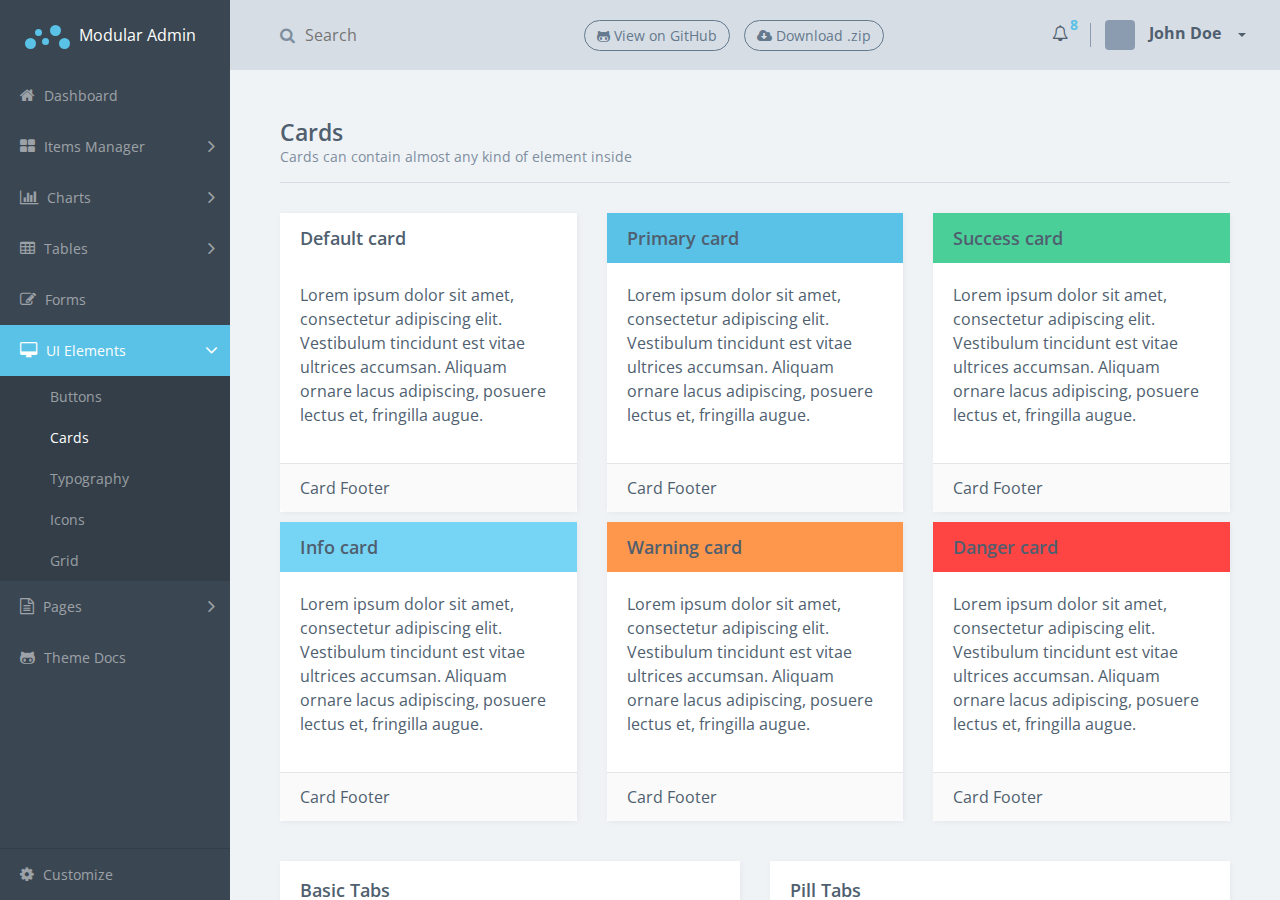
<file: resources/views/html/cards.html>
<!doctype html>
<html class="no-js" lang="en">

    <head>
        <meta charset="utf-8">
        <meta http-equiv="x-ua-compatible" content="ie=edge">
        <title> ModularAdmin - Free Dashboard Theme | HTML Version </title>
        <meta name="description" content="">
        <meta name="viewport" content="width=device-width, initial-scale=1">
        <link rel="apple-touch-icon" href="apple-touch-icon.png">
        <!-- Place favicon.ico in the root directory -->
        <link rel="stylesheet" href="css/vendor.css">
        <!-- Theme initialization -->
        <script>
            var themeSettings = (localStorage.getItem('themeSettings')) ? JSON.parse(localStorage.getItem('themeSettings')) :
            {};
            var themeName = themeSettings.themeName || '';
            if (themeName)
            {
                document.write('<link rel="stylesheet" id="theme-style" href="css/app-' + themeName + '.css">');
            }
            else
            {
                document.write('<link rel="stylesheet" id="theme-style" href="css/app.css">');
            }
        </script>
    </head>

    <body>
        <div class="main-wrapper">
            <div class="app" id="app">
                <header class="header">
                    <div class="header-block header-block-collapse hidden-lg-up"> <button class="collapse-btn" id="sidebar-collapse-btn">
    			<i class="fa fa-bars"></i>
    		</button> </div>
                    <div class="header-block header-block-search hidden-sm-down">
                        <form role="search">
                            <div class="input-container"> <i class="fa fa-search"></i> <input type="search" placeholder="Search">
                                <div class="underline"></div>
                            </div>
                        </form>
                    </div>
                    <div class="header-block header-block-buttons">
                        <a href="https://github.com/modularcode/modular-admin-html" class="btn btn-oval btn-sm rounded-s header-btn"> <i class="fa fa-github-alt"></i> View on GitHub </a>
                        <a href="https://github.com/modularcode/modular-admin-html/releases/download/v1.0.1/modular-admin-html-1.0.1.zip" class="btn btn-oval btn-sm rounded-s header-btn"> <i class="fa fa-cloud-download"></i> Download .zip </a>
                    </div>
                    <div class="header-block header-block-nav">
                        <ul class="nav-profile">
                            <li class="notifications new">
                                <a href="" data-toggle="dropdown"> <i class="fa fa-bell-o"></i> <sup>
    			      <span class="counter">8</span>
    			    </sup> </a>
                                <div class="dropdown-menu notifications-dropdown-menu">
                                    <ul class="notifications-container">
                                        <li>
                                            <a href="" class="notification-item">
                                                <div class="img-col">
                                                    <div class="img" style="background-image: url('assets/faces/3.jpg')"></div>
                                                </div>
                                                <div class="body-col">
                                                    <p> <span class="accent">Zack Alien</span> pushed new commit: <span class="accent">Fix page load performance issue</span>. </p>
                                                </div>
                                            </a>
                                        </li>
                                        <li>
                                            <a href="" class="notification-item">
                                                <div class="img-col">
                                                    <div class="img" style="background-image: url('assets/faces/5.jpg')"></div>
                                                </div>
                                                <div class="body-col">
                                                    <p> <span class="accent">Amaya Hatsumi</span> started new task: <span class="accent">Dashboard UI design.</span>. </p>
                                                </div>
                                            </a>
                                        </li>
                                        <li>
                                            <a href="" class="notification-item">
                                                <div class="img-col">
                                                    <div class="img" style="background-image: url('assets/faces/8.jpg')"></div>
                                                </div>
                                                <div class="body-col">
                                                    <p> <span class="accent">Andy Nouman</span> deployed new version of <span class="accent">NodeJS REST Api V3</span> </p>
                                                </div>
                                            </a>
                                        </li>
                                    </ul>
                                    <footer>
                                        <ul>
                                            <li> <a href="">
    			            View All
    			          </a> </li>
                                        </ul>
                                    </footer>
                                </div>
                            </li>
                            <li class="profile dropdown">
                                <a class="nav-link dropdown-toggle" data-toggle="dropdown" href="#" role="button" aria-haspopup="true" aria-expanded="false">
                                    <div class="img" style="background-image: url('https://avatars3.githubusercontent.com/u/3959008?v=3&s=40')"> </div> <span class="name">
    			      John Doe
    			    </span> </a>
                                <div class="dropdown-menu profile-dropdown-menu" aria-labelledby="dropdownMenu1">
                                    <a class="dropdown-item" href="#"> <i class="fa fa-user icon"></i> Profile </a>
                                    <a class="dropdown-item" href="#"> <i class="fa fa-bell icon"></i> Notifications </a>
                                    <a class="dropdown-item" href="#"> <i class="fa fa-gear icon"></i> Settings </a>
                                    <div class="dropdown-divider"></div>
                                    <a class="dropdown-item" href="login.html"> <i class="fa fa-power-off icon"></i> Logout </a>
                                </div>
                            </li>
                        </ul>
                    </div>
                </header>
                <aside class="sidebar">
                    <div class="sidebar-container">
                        <div class="sidebar-header">
                            <div class="brand">
                                <div class="logo"> <span class="l l1"></span> <span class="l l2"></span> <span class="l l3"></span> <span class="l l4"></span> <span class="l l5"></span> </div> Modular Admin </div>
                        </div>
                        <nav class="menu">
                            <ul class="nav metismenu" id="sidebar-menu">
                                <li>
                                    <a href="index.html"> <i class="fa fa-home"></i> Dashboard </a>
                                </li>
                                <li>
                                    <a href=""> <i class="fa fa-th-large"></i> Items Manager <i class="fa arrow"></i> </a>
                                    <ul>
                                        <li> <a href="items-list.html">
    								Items List
    							</a> </li>
                                        <li> <a href="item-editor.html">
    								Item Editor
    							</a> </li>
                                    </ul>
                                </li>
                                <li>
                                    <a href=""> <i class="fa fa-bar-chart"></i> Charts <i class="fa arrow"></i> </a>
                                    <ul>
                                        <li> <a href="charts-flot.html">
    								Flot Charts
    							</a> </li>
                                        <li> <a href="charts-morris.html">
    								Morris Charts
    							</a> </li>
                                    </ul>
                                </li>
                                <li>
                                    <a href=""> <i class="fa fa-table"></i> Tables <i class="fa arrow"></i> </a>
                                    <ul>
                                        <li> <a href="static-tables.html">
    								Static Tables
    							</a> </li>
                                        <li> <a href="responsive-tables.html">
    								Responsive Tables
    							</a> </li>
                                    </ul>
                                </li>
                                <li>
                                    <a href="forms.html"> <i class="fa fa-pencil-square-o"></i> Forms </a>
                                </li>
                                <li class="active open">
                                    <a href=""> <i class="fa fa-desktop"></i> UI Elements <i class="fa arrow"></i> </a>
                                    <ul>
                                        <li> <a href="buttons.html">
    								Buttons
    							</a> </li>
                                        <li class="active"> <a href="cards.html">
    								Cards
    							</a> </li>
                                        <li> <a href="typography.html">
    								Typography
    							</a> </li>
                                        <li> <a href="icons.html">
    								Icons
    							</a> </li>
                                        <li> <a href="grid.html">
    								Grid
    							</a> </li>
                                    </ul>
                                </li>
                                <li>
                                    <a href=""> <i class="fa fa-file-text-o"></i> Pages <i class="fa arrow"></i> </a>
                                    <ul>
                                        <li> <a href="login.html">
    								Login
    							</a> </li>
                                        <li> <a href="signup.html">
    								Sign Up
    							</a> </li>
                                        <li> <a href="reset.html">
    								Reset
    							</a> </li>
                                        <li> <a href="error-404.html">
    								Error 404 App
    							</a> </li>
                                        <li> <a href="error-404-alt.html">
    								Error 404 Global
    							</a> </li>
                                        <li> <a href="error-500.html">
    								Error 500 App
    							</a> </li>
                                        <li> <a href="error-500-alt.html">
    								Error 500 Global
    							</a> </li>
                                    </ul>
                                </li>
                                <li>
                                    <a href="https://github.com/modularcode/modular-admin-html"> <i class="fa fa-github-alt"></i> Theme Docs </a>
                                </li>
                            </ul>
                        </nav>
                    </div>
                    <footer class="sidebar-footer">
                        <ul class="nav metismenu" id="customize-menu">
                            <li>
                                <ul>
                                    <li class="customize">
                                        <div class="customize-item">
                                            <div class="row customize-header">
                                                <div class="col-xs-4"> </div>
                                                <div class="col-xs-4"> <label class="title">fixed</label> </div>
                                                <div class="col-xs-4"> <label class="title">static</label> </div>
                                            </div>
                                            <div class="row hidden-md-down">
                                                <div class="col-xs-4"> <label class="title">Sidebar:</label> </div>
                                                <div class="col-xs-4"> <label>
    				                        <input class="radio" type="radio" name="sidebarPosition" value="sidebar-fixed" >
    				                        <span></span>
    				                    </label> </div>
                                                <div class="col-xs-4"> <label>
    				                        <input class="radio" type="radio" name="sidebarPosition" value="">
    				                        <span></span>
    				                    </label> </div>
                                            </div>
                                            <div class="row">
                                                <div class="col-xs-4"> <label class="title">Header:</label> </div>
                                                <div class="col-xs-4"> <label>
    				                        <input class="radio" type="radio" name="headerPosition" value="header-fixed">
    				                        <span></span>
    				                    </label> </div>
                                                <div class="col-xs-4"> <label>
    				                        <input class="radio" type="radio" name="headerPosition" value="">
    				                        <span></span>
    				                    </label> </div>
                                            </div>
                                            <div class="row">
                                                <div class="col-xs-4"> <label class="title">Footer:</label> </div>
                                                <div class="col-xs-4"> <label>
    				                        <input class="radio" type="radio" name="footerPosition" value="footer-fixed">
    				                        <span></span>
    				                    </label> </div>
                                                <div class="col-xs-4"> <label>
    				                        <input class="radio" type="radio" name="footerPosition" value="">
    				                        <span></span>
    				                    </label> </div>
                                            </div>
                                        </div>
                                        <div class="customize-item">
                                            <ul class="customize-colors">
                                                <li> <span class="color-item color-red" data-theme="red"></span> </li>
                                                <li> <span class="color-item color-orange" data-theme="orange"></span> </li>
                                                <li> <span class="color-item color-green" data-theme="green"></span> </li>
                                                <li> <span class="color-item color-seagreen" data-theme="seagreen"></span> </li>
                                                <li> <span class="color-item color-blue active" data-theme=""></span> </li>
                                                <li> <span class="color-item color-purple" data-theme="purple"></span> </li>
                                            </ul>
                                        </div>
                                    </li>
                                </ul>
                                <a href=""> <i class="fa fa-cog"></i> Customize </a>
                            </li>
                        </ul>
                    </footer>
                </aside>
                <div class="sidebar-overlay" id="sidebar-overlay"></div>
                <article class="content cards-page">
                    <div class="title-block">
                        <h3 class="title">
		Cards
	</h3>
                        <p class="title-description"> Cards can contain almost any kind of element inside </p>
                    </div>
                    <section class="section">
                        <div class="row">
                            <div class="col-xl-4">
                                <div class="card card-default">
                                    <div class="card-header">
                                        <div class="header-block">
                                            <p class="title"> Default card </p>
                                        </div>
                                    </div>
                                    <div class="card-block">
                                        <p>Lorem ipsum dolor sit amet, consectetur adipiscing elit. Vestibulum tincidunt est vitae ultrices accumsan. Aliquam ornare lacus adipiscing, posuere lectus et, fringilla augue.</p>
                                    </div>
                                    <div class="card-footer"> Card Footer </div>
                                </div>
                            </div>
                            <!-- /.col-xl-4 -->
                            <div class="col-xl-4">
                                <div class="card card-primary">
                                    <div class="card-header">
                                        <div class="header-block">
                                            <p class="title"> Primary card </p>
                                        </div>
                                    </div>
                                    <div class="card-block">
                                        <p>Lorem ipsum dolor sit amet, consectetur adipiscing elit. Vestibulum tincidunt est vitae ultrices accumsan. Aliquam ornare lacus adipiscing, posuere lectus et, fringilla augue.</p>
                                    </div>
                                    <div class="card-footer"> Card Footer </div>
                                </div>
                            </div>
                            <!-- /.col-xl-4 -->
                            <div class="col-xl-4">
                                <div class="card card-success">
                                    <div class="card-header">
                                        <div class="header-block">
                                            <p class="title"> Success card </p>
                                        </div>
                                    </div>
                                    <div class="card-block">
                                        <p>Lorem ipsum dolor sit amet, consectetur adipiscing elit. Vestibulum tincidunt est vitae ultrices accumsan. Aliquam ornare lacus adipiscing, posuere lectus et, fringilla augue.</p>
                                    </div>
                                    <div class="card-footer"> Card Footer </div>
                                </div>
                            </div>
                            <!-- /.col-xl-4 -->
                        </div>
                        <!-- /.row -->
                        <div class="row">
                            <div class="col-xl-4">
                                <div class="card card-info">
                                    <div class="card-header">
                                        <div class="header-block">
                                            <p class="title"> Info card </p>
                                        </div>
                                    </div>
                                    <div class="card-block">
                                        <p>Lorem ipsum dolor sit amet, consectetur adipiscing elit. Vestibulum tincidunt est vitae ultrices accumsan. Aliquam ornare lacus adipiscing, posuere lectus et, fringilla augue.</p>
                                    </div>
                                    <div class="card-footer"> Card Footer </div>
                                </div>
                            </div>
                            <!-- /.col-xl-4 -->
                            <div class="col-xl-4">
                                <div class="card card-warning">
                                    <div class="card-header">
                                        <div class="header-block">
                                            <p class="title"> Warning card </p>
                                        </div>
                                    </div>
                                    <div class="card-block">
                                        <p>Lorem ipsum dolor sit amet, consectetur adipiscing elit. Vestibulum tincidunt est vitae ultrices accumsan. Aliquam ornare lacus adipiscing, posuere lectus et, fringilla augue.</p>
                                    </div>
                                    <div class="card-footer"> Card Footer </div>
                                </div>
                            </div>
                            <!-- /.col-xl-4 -->
                            <div class="col-xl-4">
                                <div class="card card-danger">
                                    <div class="card-header">
                                        <div class="header-block">
                                            <p class="title"> Danger card </p>
                                        </div>
                                    </div>
                                    <div class="card-block">
                                        <p>Lorem ipsum dolor sit amet, consectetur adipiscing elit. Vestibulum tincidunt est vitae ultrices accumsan. Aliquam ornare lacus adipiscing, posuere lectus et, fringilla augue.</p>
                                    </div>
                                    <div class="card-footer"> Card Footer </div>
                                </div>
                            </div>
                            <!-- /.col-xl-4 -->
                        </div>
                        <!-- /.row -->
                    </section>
                    <section class="section">
                        <div class="row sameheight-container">
                            <div class="col-xl-6">
                                <div class="card sameheight-item">
                                    <div class="card-block">
                                        <!-- Nav tabs -->
                                        <div class="card-title-block">
                                            <h3 class="title">
	      					Basic Tabs
	      				</h3> </div>
                                        <ul class="nav nav-tabs nav-tabs-bordered">
                                            <li class="nav-item"> <a href="#home" class="nav-link active" data-target="#home" data-toggle="tab" aria-controls="home" role="tab">Home</a> </li>
                                            <li class="nav-item"> <a href="#profile" class="nav-link" data-target="#profile" aria-controls="profile" data-toggle="tab" role="tab">Profile</a> </li>
                                            <li class="nav-item"> <a href="" class="nav-link" data-target="#messages" aria-controls="messages" data-toggle="tab" role="tab">Messages</a> </li>
                                            <li class="nav-item"> <a href="" class="nav-link" data-target="#settings" aria-controls="settings" data-toggle="tab" role="tab">Settings</a> </li>
                                        </ul>
                                        <!-- Tab panes -->
                                        <div class="tab-content tabs-bordered">
                                            <div class="tab-pane fade in active" id="home">
                                                <h4>Home Tab</h4>
                                                <p>Lorem ipsum dolor sit amet, consectetur adipisicing elit, sed do eiusmod tempor incididunt ut labore et dolore magna aliqua. Ut enim ad minim veniam, quis nostrud exercitation ullamco laboris nisi ut aliquip
                                                    ex ea commodo consequat. Duis aute irure dolor in reprehenderit in voluptate velit esse cillum dolore eu fugiat nulla pariatur. Excepteur sint occaecat cupidatat non proident, sunt in culpa qui officia
                                                    deserunt mollit anim id est laborum.</p>
                                            </div>
                                            <div class="tab-pane fade" id="profile">
                                                <h4>Profile Tab</h4>
                                                <p>Lorem ipsum dolor sit amet, consectetur adipisicing elit, sed do eiusmod tempor incididunt ut labore et dolore magna aliqua. Ut enim ad minim veniam, quis nostrud exercitation ullamco laboris nisi ut aliquip
                                                    ex ea commodo consequat. Duis aute irure dolor in reprehenderit in voluptate velit esse cillum dolore eu fugiat nulla pariatur. Excepteur sint occaecat cupidatat non proident, sunt in culpa qui officia
                                                    deserunt mollit anim id est laborum.</p>
                                            </div>
                                            <div class="tab-pane fade" id="messages">
                                                <h4>Messages Tab</h4>
                                                <p>Lorem ipsum dolor sit amet, consectetur adipisicing elit, sed do eiusmod tempor incididunt ut labore et dolore magna aliqua. Ut enim ad minim veniam, quis nostrud exercitation ullamco laboris nisi ut aliquip
                                                    ex ea commodo consequat. Duis aute irure dolor in reprehenderit in voluptate velit esse cillum dolore eu fugiat nulla pariatur. Excepteur sint occaecat cupidatat non proident, sunt in culpa qui officia
                                                    deserunt mollit anim id est laborum.</p>
                                            </div>
                                            <div class="tab-pane fade" id="settings">
                                                <h4>Settings Tab</h4>
                                                <p>Lorem ipsum dolor sit amet, consectetur adipisicing elit, sed do eiusmod tempor incididunt ut labore et dolore magna aliqua. Ut enim ad minim veniam, quis nostrud exercitation ullamco laboris nisi ut aliquip
                                                    ex ea commodo consequat. Duis aute irure dolor in reprehenderit in voluptate velit esse cillum dolore eu fugiat nulla pariatur. Excepteur sint occaecat cupidatat non proident, sunt in culpa qui officia
                                                    deserunt mollit anim id est laborum.</p>
                                            </div>
                                        </div>
                                    </div>
                                    <!-- /.card-block -->
                                </div>
                                <!-- /.card -->
                            </div>
                            <!-- /.col-xl-6 -->
                            <div class="col-xl-6">
                                <div class="card sameheight-item">
                                    <div class="card-block">
                                        <div class="card-title-block">
                                            <h3 class="title">
	    					Pill Tabs
	    				</h3> </div>
                                        <!-- Nav tabs -->
                                        <ul class="nav nav-pills">
                                            <li class="nav-item"> <a href="" class="nav-link active" data-target="#home-pills" aria-controls="home-pills" data-toggle="tab" role="tab">Home</a> </li>
                                            <li class="nav-item"> <a href="" class="nav-link" data-target="#profile-pills" aria-controls="profile-pills" data-toggle="tab" role="tab">Profile</a> </li>
                                            <li class="nav-item"> <a href="" class="nav-link" data-target="#messages-pills" aria-controls="messages-pills" data-toggle="tab" role="tab">Messages</a> </li>
                                            <li class="nav-item"> <a href="" class="nav-link" data-target="#settings-pills" aria-controls="settings-pills" data-toggle="tab" role="tab">Settings</a> </li>
                                        </ul>
                                        <!-- Tab panes -->
                                        <div class="tab-content">
                                            <div class="tab-pane fade in active" id="home-pills">
                                                <h4>Home Tab</h4>
                                                <p>Lorem ipsum dolor sit amet, consectetur adipisicing elit, sed do eiusmod tempor incididunt ut labore et dolore magna aliqua. Ut enim ad minim veniam, quis nostrud exercitation ullamco laboris nisi ut aliquip
                                                    ex ea commodo consequat. Duis aute irure dolor in reprehenderit in voluptate velit esse cillum dolore eu fugiat nulla pariatur. Excepteur sint occaecat cupidatat non proident, sunt in culpa qui officia
                                                    deserunt mollit anim id est laborum.</p>
                                            </div>
                                            <div class="tab-pane fade" id="profile-pills">
                                                <h4>Profile Tab</h4>
                                                <p>Lorem ipsum dolor sit amet, consectetur adipisicing elit, sed do eiusmod tempor incididunt ut labore et dolore magna aliqua. Ut enim ad minim veniam, quis nostrud exercitation ullamco laboris nisi ut aliquip
                                                    ex ea commodo consequat. Duis aute irure dolor in reprehenderit in voluptate velit esse cillum dolore eu fugiat nulla pariatur. Excepteur sint occaecat cupidatat non proident, sunt in culpa qui officia
                                                    deserunt mollit anim id est laborum.</p>
                                            </div>
                                            <div class="tab-pane fade" id="messages-pills">
                                                <h4>Messages Tab</h4>
                                                <p>Lorem ipsum dolor sit amet, consectetur adipisicing elit, sed do eiusmod tempor incididunt ut labore et dolore magna aliqua. Ut enim ad minim veniam, quis nostrud exercitation ullamco laboris nisi ut aliquip
                                                    ex ea commodo consequat. Duis aute irure dolor in reprehenderit in voluptate velit esse cillum dolore eu fugiat nulla pariatur. Excepteur sint occaecat cupidatat non proident, sunt in culpa qui officia
                                                    deserunt mollit anim id est laborum.</p>
                                            </div>
                                            <div class="tab-pane fade" id="settings-pills">
                                                <h4>Settings Tab</h4>
                                                <p>Lorem ipsum dolor sit amet, consectetur adipisicing elit, sed do eiusmod tempor incididunt ut labore et dolore magna aliqua. Ut enim ad minim veniam, quis nostrud exercitation ullamco laboris nisi ut aliquip
                                                    ex ea commodo consequat. Duis aute irure dolor in reprehenderit in voluptate velit esse cillum dolore eu fugiat nulla pariatur. Excepteur sint occaecat cupidatat non proident, sunt in culpa qui officia
                                                    deserunt mollit anim id est laborum.</p>
                                            </div>
                                        </div>
                                    </div>
                                    <!-- /.card-block -->
                                </div>
                                <!-- /.card -->
                            </div>
                            <!-- /.col-xl-6 -->
                        </div>
                    </section>
                </article>
                <footer class="footer">
                    <div class="footer-block buttons"> <iframe class="footer-github-btn" src="https://ghbtns.com/github-btn.html?user=modularcode&repo=modular-admin-html&type=star&count=true" frameborder="0" scrolling="0" width="140px" height="20px"></iframe> </div>
                    <div class="footer-block author">
                        <ul>
                            <li> created by <a href="https://github.com/modularcode">ModularCode</a> </li>
                            <li> <a href="https://github.com/modularcode/modular-admin-html#get-in-touch">get in touch</a> </li>
                        </ul>
                    </div>
                </footer>
                <div class="modal fade" id="modal-media">
                    <div class="modal-dialog modal-lg">
                        <div class="modal-content">
                            <div class="modal-header"> <button type="button" class="close" data-dismiss="modal" aria-label="Close">
    					<span aria-hidden="true">&times;</span>
    					<span class="sr-only">Close</span>
    				</button>
                                <h4 class="modal-title">Media Library</h4> </div>
                            <div class="modal-body modal-tab-container">
                                <ul class="nav nav-tabs modal-tabs" role="tablist">
                                    <li class="nav-item"> <a class="nav-link" href="#gallery" data-toggle="tab" role="tab">Gallery</a> </li>
                                    <li class="nav-item"> <a class="nav-link active" href="#upload" data-toggle="tab" role="tab">Upload</a> </li>
                                </ul>
                                <div class="tab-content modal-tab-content">
                                    <div class="tab-pane fade" id="gallery" role="tabpanel">
                                        <div class="images-container">
                                            <div class="row"> </div>
                                        </div>
                                    </div>
                                    <div class="tab-pane fade active in" id="upload" role="tabpanel">
                                        <div class="upload-container">
                                            <div id="dropzone">
                                                <form action="/" method="POST" enctype="multipart/form-data" class="dropzone needsclick dz-clickable" id="demo-upload">
                                                    <div class="dz-message-block">
                                                        <div class="dz-message needsclick"> Drop files here or click to upload. </div>
                                                    </div>
                                                </form>
                                            </div>
                                        </div>
                                    </div>
                                </div>
                            </div>
                            <div class="modal-footer"> <button type="button" class="btn btn-secondary" data-dismiss="modal">Close</button> <button type="button" class="btn btn-primary">Insert Selected</button> </div>
                        </div>
                        <!-- /.modal-content -->
                    </div>
                    <!-- /.modal-dialog -->
                </div>
                <!-- /.modal -->
                <div class="modal fade" id="confirm-modal">
                    <div class="modal-dialog" role="document">
                        <div class="modal-content">
                            <div class="modal-header"> <button type="button" class="close" data-dismiss="modal" aria-label="Close">
    					<span aria-hidden="true">&times;</span>
    				</button>
                                <h4 class="modal-title"><i class="fa fa-warning"></i> Alert</h4> </div>
                            <div class="modal-body">
                                <p>Are you sure want to do this?</p>
                            </div>
                            <div class="modal-footer"> <button type="button" class="btn btn-primary" data-dismiss="modal">Yes</button> <button type="button" class="btn btn-secondary" data-dismiss="modal">No</button> </div>
                        </div>
                        <!-- /.modal-content -->
                    </div>
                    <!-- /.modal-dialog -->
                </div>
                <!-- /.modal -->
            </div>
        </div>
        <!-- Reference block for JS -->
        <div class="ref" id="ref">
            <div class="color-primary"></div>
            <div class="chart">
                <div class="color-primary"></div>
                <div class="color-secondary"></div>
            </div>
        </div>
        <script src="js/vendor.js"></script>
        <script src="js/app.js"></script>
    </body>

</html>
</file>
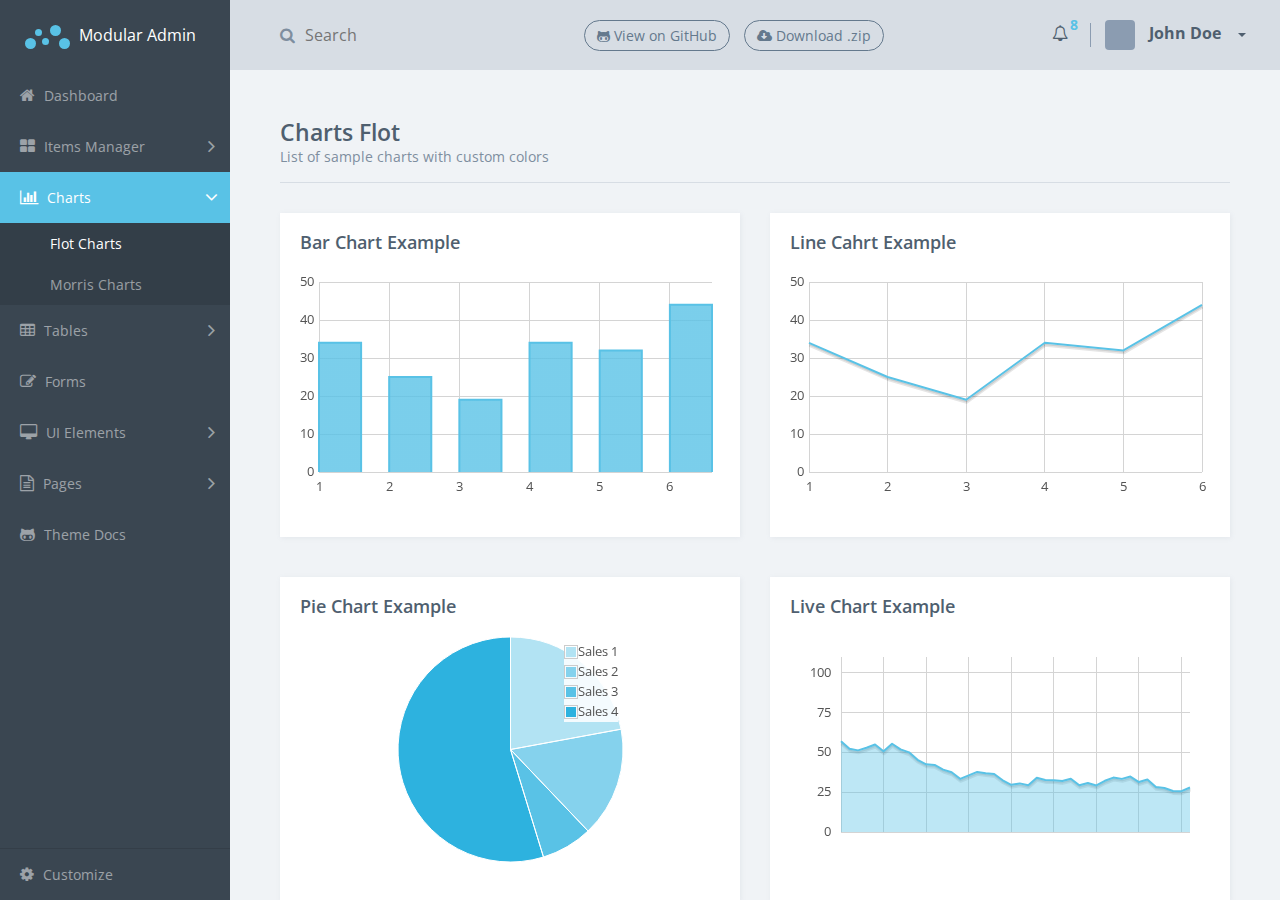
<file: resources/views/html/charts-flot.html>
<!doctype html>
<html class="no-js" lang="en">

    <head>
        <meta charset="utf-8">
        <meta http-equiv="x-ua-compatible" content="ie=edge">
        <title> ModularAdmin - Free Dashboard Theme | HTML Version </title>
        <meta name="description" content="">
        <meta name="viewport" content="width=device-width, initial-scale=1">
        <link rel="apple-touch-icon" href="apple-touch-icon.png">
        <!-- Place favicon.ico in the root directory -->
        <link rel="stylesheet" href="css/vendor.css">
        <!-- Theme initialization -->
        <script>
            var themeSettings = (localStorage.getItem('themeSettings')) ? JSON.parse(localStorage.getItem('themeSettings')) :
            {};
            var themeName = themeSettings.themeName || '';
            if (themeName)
            {
                document.write('<link rel="stylesheet" id="theme-style" href="css/app-' + themeName + '.css">');
            }
            else
            {
                document.write('<link rel="stylesheet" id="theme-style" href="css/app.css">');
            }
        </script>
    </head>

    <body>
        <div class="main-wrapper">
            <div class="app" id="app">
                <header class="header">
                    <div class="header-block header-block-collapse hidden-lg-up"> <button class="collapse-btn" id="sidebar-collapse-btn">
    			<i class="fa fa-bars"></i>
    		</button> </div>
                    <div class="header-block header-block-search hidden-sm-down">
                        <form role="search">
                            <div class="input-container"> <i class="fa fa-search"></i> <input type="search" placeholder="Search">
                                <div class="underline"></div>
                            </div>
                        </form>
                    </div>
                    <div class="header-block header-block-buttons">
                        <a href="https://github.com/modularcode/modular-admin-html" class="btn btn-oval btn-sm rounded-s header-btn"> <i class="fa fa-github-alt"></i> View on GitHub </a>
                        <a href="https://github.com/modularcode/modular-admin-html/releases/download/v1.0.1/modular-admin-html-1.0.1.zip" class="btn btn-oval btn-sm rounded-s header-btn"> <i class="fa fa-cloud-download"></i> Download .zip </a>
                    </div>
                    <div class="header-block header-block-nav">
                        <ul class="nav-profile">
                            <li class="notifications new">
                                <a href="" data-toggle="dropdown"> <i class="fa fa-bell-o"></i> <sup>
    			      <span class="counter">8</span>
    			    </sup> </a>
                                <div class="dropdown-menu notifications-dropdown-menu">
                                    <ul class="notifications-container">
                                        <li>
                                            <a href="" class="notification-item">
                                                <div class="img-col">
                                                    <div class="img" style="background-image: url('assets/faces/3.jpg')"></div>
                                                </div>
                                                <div class="body-col">
                                                    <p> <span class="accent">Zack Alien</span> pushed new commit: <span class="accent">Fix page load performance issue</span>. </p>
                                                </div>
                                            </a>
                                        </li>
                                        <li>
                                            <a href="" class="notification-item">
                                                <div class="img-col">
                                                    <div class="img" style="background-image: url('assets/faces/5.jpg')"></div>
                                                </div>
                                                <div class="body-col">
                                                    <p> <span class="accent">Amaya Hatsumi</span> started new task: <span class="accent">Dashboard UI design.</span>. </p>
                                                </div>
                                            </a>
                                        </li>
                                        <li>
                                            <a href="" class="notification-item">
                                                <div class="img-col">
                                                    <div class="img" style="background-image: url('assets/faces/8.jpg')"></div>
                                                </div>
                                                <div class="body-col">
                                                    <p> <span class="accent">Andy Nouman</span> deployed new version of <span class="accent">NodeJS REST Api V3</span> </p>
                                                </div>
                                            </a>
                                        </li>
                                    </ul>
                                    <footer>
                                        <ul>
                                            <li> <a href="">
    			            View All
    			          </a> </li>
                                        </ul>
                                    </footer>
                                </div>
                            </li>
                            <li class="profile dropdown">
                                <a class="nav-link dropdown-toggle" data-toggle="dropdown" href="#" role="button" aria-haspopup="true" aria-expanded="false">
                                    <div class="img" style="background-image: url('https://avatars3.githubusercontent.com/u/3959008?v=3&s=40')"> </div> <span class="name">
    			      John Doe
    			    </span> </a>
                                <div class="dropdown-menu profile-dropdown-menu" aria-labelledby="dropdownMenu1">
                                    <a class="dropdown-item" href="#"> <i class="fa fa-user icon"></i> Profile </a>
                                    <a class="dropdown-item" href="#"> <i class="fa fa-bell icon"></i> Notifications </a>
                                    <a class="dropdown-item" href="#"> <i class="fa fa-gear icon"></i> Settings </a>
                                    <div class="dropdown-divider"></div>
                                    <a class="dropdown-item" href="login.html"> <i class="fa fa-power-off icon"></i> Logout </a>
                                </div>
                            </li>
                        </ul>
                    </div>
                </header>
                <aside class="sidebar">
                    <div class="sidebar-container">
                        <div class="sidebar-header">
                            <div class="brand">
                                <div class="logo"> <span class="l l1"></span> <span class="l l2"></span> <span class="l l3"></span> <span class="l l4"></span> <span class="l l5"></span> </div> Modular Admin </div>
                        </div>
                        <nav class="menu">
                            <ul class="nav metismenu" id="sidebar-menu">
                                <li>
                                    <a href="index.html"> <i class="fa fa-home"></i> Dashboard </a>
                                </li>
                                <li>
                                    <a href=""> <i class="fa fa-th-large"></i> Items Manager <i class="fa arrow"></i> </a>
                                    <ul>
                                        <li> <a href="items-list.html">
    								Items List
    							</a> </li>
                                        <li> <a href="item-editor.html">
    								Item Editor
    							</a> </li>
                                    </ul>
                                </li>
                                <li class="active open">
                                    <a href=""> <i class="fa fa-bar-chart"></i> Charts <i class="fa arrow"></i> </a>
                                    <ul>
                                        <li class="active"> <a href="charts-flot.html">
    								Flot Charts
    							</a> </li>
                                        <li> <a href="charts-morris.html">
    								Morris Charts
    							</a> </li>
                                    </ul>
                                </li>
                                <li>
                                    <a href=""> <i class="fa fa-table"></i> Tables <i class="fa arrow"></i> </a>
                                    <ul>
                                        <li> <a href="static-tables.html">
    								Static Tables
    							</a> </li>
                                        <li> <a href="responsive-tables.html">
    								Responsive Tables
    							</a> </li>
                                    </ul>
                                </li>
                                <li>
                                    <a href="forms.html"> <i class="fa fa-pencil-square-o"></i> Forms </a>
                                </li>
                                <li>
                                    <a href=""> <i class="fa fa-desktop"></i> UI Elements <i class="fa arrow"></i> </a>
                                    <ul>
                                        <li> <a href="buttons.html">
    								Buttons
    							</a> </li>
                                        <li> <a href="cards.html">
    								Cards
    							</a> </li>
                                        <li> <a href="typography.html">
    								Typography
    							</a> </li>
                                        <li> <a href="icons.html">
    								Icons
    							</a> </li>
                                        <li> <a href="grid.html">
    								Grid
    							</a> </li>
                                    </ul>
                                </li>
                                <li>
                                    <a href=""> <i class="fa fa-file-text-o"></i> Pages <i class="fa arrow"></i> </a>
                                    <ul>
                                        <li> <a href="login.html">
    								Login
    							</a> </li>
                                        <li> <a href="signup.html">
    								Sign Up
    							</a> </li>
                                        <li> <a href="reset.html">
    								Reset
    							</a> </li>
                                        <li> <a href="error-404.html">
    								Error 404 App
    							</a> </li>
                                        <li> <a href="error-404-alt.html">
    								Error 404 Global
    							</a> </li>
                                        <li> <a href="error-500.html">
    								Error 500 App
    							</a> </li>
                                        <li> <a href="error-500-alt.html">
    								Error 500 Global
    							</a> </li>
                                    </ul>
                                </li>
                                <li>
                                    <a href="https://github.com/modularcode/modular-admin-html"> <i class="fa fa-github-alt"></i> Theme Docs </a>
                                </li>
                            </ul>
                        </nav>
                    </div>
                    <footer class="sidebar-footer">
                        <ul class="nav metismenu" id="customize-menu">
                            <li>
                                <ul>
                                    <li class="customize">
                                        <div class="customize-item">
                                            <div class="row customize-header">
                                                <div class="col-xs-4"> </div>
                                                <div class="col-xs-4"> <label class="title">fixed</label> </div>
                                                <div class="col-xs-4"> <label class="title">static</label> </div>
                                            </div>
                                            <div class="row hidden-md-down">
                                                <div class="col-xs-4"> <label class="title">Sidebar:</label> </div>
                                                <div class="col-xs-4"> <label>
    				                        <input class="radio" type="radio" name="sidebarPosition" value="sidebar-fixed" >
    				                        <span></span>
    				                    </label> </div>
                                                <div class="col-xs-4"> <label>
    				                        <input class="radio" type="radio" name="sidebarPosition" value="">
    				                        <span></span>
    				                    </label> </div>
                                            </div>
                                            <div class="row">
                                                <div class="col-xs-4"> <label class="title">Header:</label> </div>
                                                <div class="col-xs-4"> <label>
    				                        <input class="radio" type="radio" name="headerPosition" value="header-fixed">
    				                        <span></span>
    				                    </label> </div>
                                                <div class="col-xs-4"> <label>
    				                        <input class="radio" type="radio" name="headerPosition" value="">
    				                        <span></span>
    				                    </label> </div>
                                            </div>
                                            <div class="row">
                                                <div class="col-xs-4"> <label class="title">Footer:</label> </div>
                                                <div class="col-xs-4"> <label>
    				                        <input class="radio" type="radio" name="footerPosition" value="footer-fixed">
    				                        <span></span>
    				                    </label> </div>
                                                <div class="col-xs-4"> <label>
    				                        <input class="radio" type="radio" name="footerPosition" value="">
    				                        <span></span>
    				                    </label> </div>
                                            </div>
                                        </div>
                                        <div class="customize-item">
                                            <ul class="customize-colors">
                                                <li> <span class="color-item color-red" data-theme="red"></span> </li>
                                                <li> <span class="color-item color-orange" data-theme="orange"></span> </li>
                                                <li> <span class="color-item color-green" data-theme="green"></span> </li>
                                                <li> <span class="color-item color-seagreen" data-theme="seagreen"></span> </li>
                                                <li> <span class="color-item color-blue active" data-theme=""></span> </li>
                                                <li> <span class="color-item color-purple" data-theme="purple"></span> </li>
                                            </ul>
                                        </div>
                                    </li>
                                </ul>
                                <a href=""> <i class="fa fa-cog"></i> Customize </a>
                            </li>
                        </ul>
                    </footer>
                </aside>
                <div class="sidebar-overlay" id="sidebar-overlay"></div>
                <article class="content charts-flot-page">
                    <div class="title-block">
                        <h3 class="title">
		Charts Flot 
	</h3>
                        <p class="title-description"> List of sample charts with custom colors </p>
                    </div>
                    <section class="section">
                        <div class="row">
                            <div class="col-md-6">
                                <div class="card">
                                    <div class="card-block">
                                        <div class="card-title-block">
                                            <h3 class="title">
							Bar Chart Example
						</h3> </div>
                                        <section class="example">
                                            <div class="flot-chart">
                                                <div class="flot-chart-content" id="flot-bar-chart"></div>
                                            </div>
                                        </section>
                                    </div>
                                </div>
                            </div>
                            <div class="col-md-6">
                                <div class="card">
                                    <div class="card-block">
                                        <div class="card-title-block">
                                            <h3 class="title">
							Line Cahrt Example
						</h3> </div>
                                        <section class="example">
                                            <div class="flot-chart">
                                                <div class="flot-chart-content" id="flot-line-chart"></div>
                                            </div>
                                        </section>
                                    </div>
                                </div>
                            </div>
                        </div>
                    </section>
                    <section class="section">
                        <div class="row">
                            <div class="col-md-6">
                                <div class="card">
                                    <div class="card-block">
                                        <div class="card-title-block">
                                            <h3 class="title">
							Pie Chart Example
						</h3> </div>
                                        <section class="example">
                                            <div class="flot-chart">
                                                <div class="flot-chart-pie-content" id="flot-pie-chart"></div>
                                            </div>
                                        </section>
                                    </div>
                                </div>
                            </div>
                            <div class="col-md-6">
                                <div class="card">
                                    <div class="card-block">
                                        <div class="card-title-block">
                                            <h3 class="title">
							Live Chart Example
						</h3> </div>
                                        <section class="example">
                                            <div class="flot-chart">
                                                <div class="flot-chart-content" id="flot-line-chart-moving"></div>
                                            </div>
                                        </section>
                                    </div>
                                </div>
                            </div>
                        </div>
                    </section>
                    <section class="section">
                        <div class="row">
                            <div class="col-md-12">
                                <div class="card">
                                    <div class="card-block">
                                        <div class="card-title-block">
                                            <h3 class="title">
							Multiple Axes Line Chart Example
						</h3> </div>
                                        <section class="example">
                                            <div class="flot-chart">
                                                <div class="flot-chart-content" id="flot-line-chart-multi"></div>
                                            </div>
                                        </section>
                                    </div>
                                </div>
                            </div>
                        </div>
                    </section>
                </article>
                <footer class="footer">
                    <div class="footer-block buttons"> <iframe class="footer-github-btn" src="https://ghbtns.com/github-btn.html?user=modularcode&repo=modular-admin-html&type=star&count=true" frameborder="0" scrolling="0" width="140px" height="20px"></iframe> </div>
                    <div class="footer-block author">
                        <ul>
                            <li> created by <a href="https://github.com/modularcode">ModularCode</a> </li>
                            <li> <a href="https://github.com/modularcode/modular-admin-html#get-in-touch">get in touch</a> </li>
                        </ul>
                    </div>
                </footer>
                <div class="modal fade" id="modal-media">
                    <div class="modal-dialog modal-lg">
                        <div class="modal-content">
                            <div class="modal-header"> <button type="button" class="close" data-dismiss="modal" aria-label="Close">
    					<span aria-hidden="true">&times;</span>
    					<span class="sr-only">Close</span>
    				</button>
                                <h4 class="modal-title">Media Library</h4> </div>
                            <div class="modal-body modal-tab-container">
                                <ul class="nav nav-tabs modal-tabs" role="tablist">
                                    <li class="nav-item"> <a class="nav-link" href="#gallery" data-toggle="tab" role="tab">Gallery</a> </li>
                                    <li class="nav-item"> <a class="nav-link active" href="#upload" data-toggle="tab" role="tab">Upload</a> </li>
                                </ul>
                                <div class="tab-content modal-tab-content">
                                    <div class="tab-pane fade" id="gallery" role="tabpanel">
                                        <div class="images-container">
                                            <div class="row"> </div>
                                        </div>
                                    </div>
                                    <div class="tab-pane fade active in" id="upload" role="tabpanel">
                                        <div class="upload-container">
                                            <div id="dropzone">
                                                <form action="/" method="POST" enctype="multipart/form-data" class="dropzone needsclick dz-clickable" id="demo-upload">
                                                    <div class="dz-message-block">
                                                        <div class="dz-message needsclick"> Drop files here or click to upload. </div>
                                                    </div>
                                                </form>
                                            </div>
                                        </div>
                                    </div>
                                </div>
                            </div>
                            <div class="modal-footer"> <button type="button" class="btn btn-secondary" data-dismiss="modal">Close</button> <button type="button" class="btn btn-primary">Insert Selected</button> </div>
                        </div>
                        <!-- /.modal-content -->
                    </div>
                    <!-- /.modal-dialog -->
                </div>
                <!-- /.modal -->
                <div class="modal fade" id="confirm-modal">
                    <div class="modal-dialog" role="document">
                        <div class="modal-content">
                            <div class="modal-header"> <button type="button" class="close" data-dismiss="modal" aria-label="Close">
    					<span aria-hidden="true">&times;</span>
    				</button>
                                <h4 class="modal-title"><i class="fa fa-warning"></i> Alert</h4> </div>
                            <div class="modal-body">
                                <p>Are you sure want to do this?</p>
                            </div>
                            <div class="modal-footer"> <button type="button" class="btn btn-primary" data-dismiss="modal">Yes</button> <button type="button" class="btn btn-secondary" data-dismiss="modal">No</button> </div>
                        </div>
                        <!-- /.modal-content -->
                    </div>
                    <!-- /.modal-dialog -->
                </div>
                <!-- /.modal -->
            </div>
        </div>
        <!-- Reference block for JS -->
        <div class="ref" id="ref">
            <div class="color-primary"></div>
            <div class="chart">
                <div class="color-primary"></div>
                <div class="color-secondary"></div>
            </div>
        </div>
        <script src="js/vendor.js"></script>
        <script src="js/app.js"></script>
    </body>

</html>
</file>
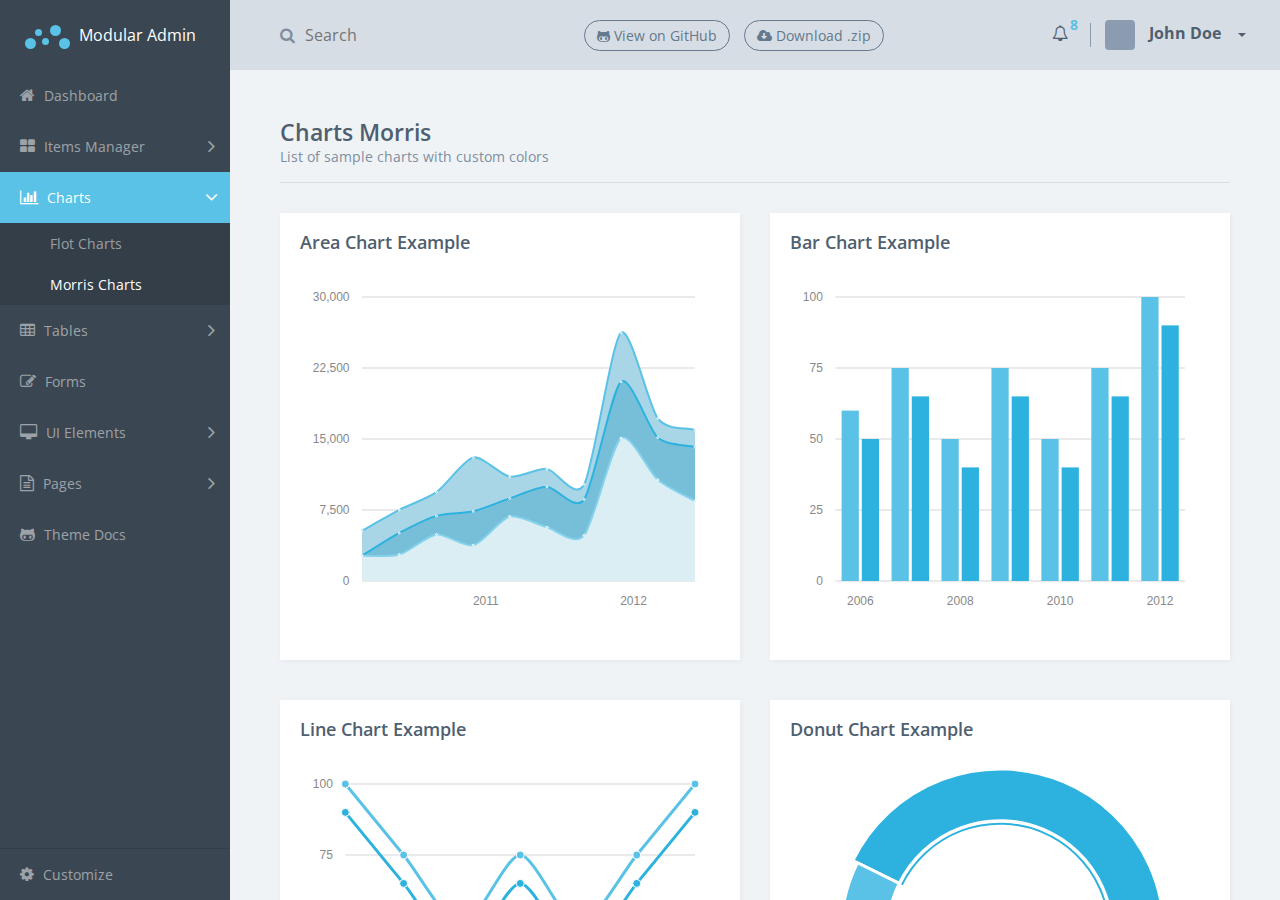
<file: resources/views/html/charts-morris.html>
<!doctype html>
<html class="no-js" lang="en">

    <head>
        <meta charset="utf-8">
        <meta http-equiv="x-ua-compatible" content="ie=edge">
        <title> ModularAdmin - Free Dashboard Theme | HTML Version </title>
        <meta name="description" content="">
        <meta name="viewport" content="width=device-width, initial-scale=1">
        <link rel="apple-touch-icon" href="apple-touch-icon.png">
        <!-- Place favicon.ico in the root directory -->
        <link rel="stylesheet" href="css/vendor.css">
        <!-- Theme initialization -->
        <script>
            var themeSettings = (localStorage.getItem('themeSettings')) ? JSON.parse(localStorage.getItem('themeSettings')) :
            {};
            var themeName = themeSettings.themeName || '';
            if (themeName)
            {
                document.write('<link rel="stylesheet" id="theme-style" href="css/app-' + themeName + '.css">');
            }
            else
            {
                document.write('<link rel="stylesheet" id="theme-style" href="css/app.css">');
            }
        </script>
    </head>

    <body>
        <div class="main-wrapper">
            <div class="app" id="app">
                <header class="header">
                    <div class="header-block header-block-collapse hidden-lg-up"> <button class="collapse-btn" id="sidebar-collapse-btn">
    			<i class="fa fa-bars"></i>
    		</button> </div>
                    <div class="header-block header-block-search hidden-sm-down">
                        <form role="search">
                            <div class="input-container"> <i class="fa fa-search"></i> <input type="search" placeholder="Search">
                                <div class="underline"></div>
                            </div>
                        </form>
                    </div>
                    <div class="header-block header-block-buttons">
                        <a href="https://github.com/modularcode/modular-admin-html" class="btn btn-oval btn-sm rounded-s header-btn"> <i class="fa fa-github-alt"></i> View on GitHub </a>
                        <a href="https://github.com/modularcode/modular-admin-html/releases/download/v1.0.1/modular-admin-html-1.0.1.zip" class="btn btn-oval btn-sm rounded-s header-btn"> <i class="fa fa-cloud-download"></i> Download .zip </a>
                    </div>
                    <div class="header-block header-block-nav">
                        <ul class="nav-profile">
                            <li class="notifications new">
                                <a href="" data-toggle="dropdown"> <i class="fa fa-bell-o"></i> <sup>
    			      <span class="counter">8</span>
    			    </sup> </a>
                                <div class="dropdown-menu notifications-dropdown-menu">
                                    <ul class="notifications-container">
                                        <li>
                                            <a href="" class="notification-item">
                                                <div class="img-col">
                                                    <div class="img" style="background-image: url('assets/faces/3.jpg')"></div>
                                                </div>
                                                <div class="body-col">
                                                    <p> <span class="accent">Zack Alien</span> pushed new commit: <span class="accent">Fix page load performance issue</span>. </p>
                                                </div>
                                            </a>
                                        </li>
                                        <li>
                                            <a href="" class="notification-item">
                                                <div class="img-col">
                                                    <div class="img" style="background-image: url('assets/faces/5.jpg')"></div>
                                                </div>
                                                <div class="body-col">
                                                    <p> <span class="accent">Amaya Hatsumi</span> started new task: <span class="accent">Dashboard UI design.</span>. </p>
                                                </div>
                                            </a>
                                        </li>
                                        <li>
                                            <a href="" class="notification-item">
                                                <div class="img-col">
                                                    <div class="img" style="background-image: url('assets/faces/8.jpg')"></div>
                                                </div>
                                                <div class="body-col">
                                                    <p> <span class="accent">Andy Nouman</span> deployed new version of <span class="accent">NodeJS REST Api V3</span> </p>
                                                </div>
                                            </a>
                                        </li>
                                    </ul>
                                    <footer>
                                        <ul>
                                            <li> <a href="">
    			            View All
    			          </a> </li>
                                        </ul>
                                    </footer>
                                </div>
                            </li>
                            <li class="profile dropdown">
                                <a class="nav-link dropdown-toggle" data-toggle="dropdown" href="#" role="button" aria-haspopup="true" aria-expanded="false">
                                    <div class="img" style="background-image: url('https://avatars3.githubusercontent.com/u/3959008?v=3&s=40')"> </div> <span class="name">
    			      John Doe
    			    </span> </a>
                                <div class="dropdown-menu profile-dropdown-menu" aria-labelledby="dropdownMenu1">
                                    <a class="dropdown-item" href="#"> <i class="fa fa-user icon"></i> Profile </a>
                                    <a class="dropdown-item" href="#"> <i class="fa fa-bell icon"></i> Notifications </a>
                                    <a class="dropdown-item" href="#"> <i class="fa fa-gear icon"></i> Settings </a>
                                    <div class="dropdown-divider"></div>
                                    <a class="dropdown-item" href="login.html"> <i class="fa fa-power-off icon"></i> Logout </a>
                                </div>
                            </li>
                        </ul>
                    </div>
                </header>
                <aside class="sidebar">
                    <div class="sidebar-container">
                        <div class="sidebar-header">
                            <div class="brand">
                                <div class="logo"> <span class="l l1"></span> <span class="l l2"></span> <span class="l l3"></span> <span class="l l4"></span> <span class="l l5"></span> </div> Modular Admin </div>
                        </div>
                        <nav class="menu">
                            <ul class="nav metismenu" id="sidebar-menu">
                                <li>
                                    <a href="index.html"> <i class="fa fa-home"></i> Dashboard </a>
                                </li>
                                <li>
                                    <a href=""> <i class="fa fa-th-large"></i> Items Manager <i class="fa arrow"></i> </a>
                                    <ul>
                                        <li> <a href="items-list.html">
    								Items List
    							</a> </li>
                                        <li> <a href="item-editor.html">
    								Item Editor
    							</a> </li>
                                    </ul>
                                </li>
                                <li class="active open">
                                    <a href=""> <i class="fa fa-bar-chart"></i> Charts <i class="fa arrow"></i> </a>
                                    <ul>
                                        <li> <a href="charts-flot.html">
    								Flot Charts
    							</a> </li>
                                        <li class="active"> <a href="charts-morris.html">
    								Morris Charts
    							</a> </li>
                                    </ul>
                                </li>
                                <li>
                                    <a href=""> <i class="fa fa-table"></i> Tables <i class="fa arrow"></i> </a>
                                    <ul>
                                        <li> <a href="static-tables.html">
    								Static Tables
    							</a> </li>
                                        <li> <a href="responsive-tables.html">
    								Responsive Tables
    							</a> </li>
                                    </ul>
                                </li>
                                <li>
                                    <a href="forms.html"> <i class="fa fa-pencil-square-o"></i> Forms </a>
                                </li>
                                <li>
                                    <a href=""> <i class="fa fa-desktop"></i> UI Elements <i class="fa arrow"></i> </a>
                                    <ul>
                                        <li> <a href="buttons.html">
    								Buttons
    							</a> </li>
                                        <li> <a href="cards.html">
    								Cards
    							</a> </li>
                                        <li> <a href="typography.html">
    								Typography
    							</a> </li>
                                        <li> <a href="icons.html">
    								Icons
    							</a> </li>
                                        <li> <a href="grid.html">
    								Grid
    							</a> </li>
                                    </ul>
                                </li>
                                <li>
                                    <a href=""> <i class="fa fa-file-text-o"></i> Pages <i class="fa arrow"></i> </a>
                                    <ul>
                                        <li> <a href="login.html">
    								Login
    							</a> </li>
                                        <li> <a href="signup.html">
    								Sign Up
    							</a> </li>
                                        <li> <a href="reset.html">
    								Reset
    							</a> </li>
                                        <li> <a href="error-404.html">
    								Error 404 App
    							</a> </li>
                                        <li> <a href="error-404-alt.html">
    								Error 404 Global
    							</a> </li>
                                        <li> <a href="error-500.html">
    								Error 500 App
    							</a> </li>
                                        <li> <a href="error-500-alt.html">
    								Error 500 Global
    							</a> </li>
                                    </ul>
                                </li>
                                <li>
                                    <a href="https://github.com/modularcode/modular-admin-html"> <i class="fa fa-github-alt"></i> Theme Docs </a>
                                </li>
                            </ul>
                        </nav>
                    </div>
                    <footer class="sidebar-footer">
                        <ul class="nav metismenu" id="customize-menu">
                            <li>
                                <ul>
                                    <li class="customize">
                                        <div class="customize-item">
                                            <div class="row customize-header">
                                                <div class="col-xs-4"> </div>
                                                <div class="col-xs-4"> <label class="title">fixed</label> </div>
                                                <div class="col-xs-4"> <label class="title">static</label> </div>
                                            </div>
                                            <div class="row hidden-md-down">
                                                <div class="col-xs-4"> <label class="title">Sidebar:</label> </div>
                                                <div class="col-xs-4"> <label>
    				                        <input class="radio" type="radio" name="sidebarPosition" value="sidebar-fixed" >
    				                        <span></span>
    				                    </label> </div>
                                                <div class="col-xs-4"> <label>
    				                        <input class="radio" type="radio" name="sidebarPosition" value="">
    				                        <span></span>
    				                    </label> </div>
                                            </div>
                                            <div class="row">
                                                <div class="col-xs-4"> <label class="title">Header:</label> </div>
                                                <div class="col-xs-4"> <label>
    				                        <input class="radio" type="radio" name="headerPosition" value="header-fixed">
    				                        <span></span>
    				                    </label> </div>
                                                <div class="col-xs-4"> <label>
    				                        <input class="radio" type="radio" name="headerPosition" value="">
    				                        <span></span>
    				                    </label> </div>
                                            </div>
                                            <div class="row">
                                                <div class="col-xs-4"> <label class="title">Footer:</label> </div>
                                                <div class="col-xs-4"> <label>
    				                        <input class="radio" type="radio" name="footerPosition" value="footer-fixed">
    				                        <span></span>
    				                    </label> </div>
                                                <div class="col-xs-4"> <label>
    				                        <input class="radio" type="radio" name="footerPosition" value="">
    				                        <span></span>
    				                    </label> </div>
                                            </div>
                                        </div>
                                        <div class="customize-item">
                                            <ul class="customize-colors">
                                                <li> <span class="color-item color-red" data-theme="red"></span> </li>
                                                <li> <span class="color-item color-orange" data-theme="orange"></span> </li>
                                                <li> <span class="color-item color-green" data-theme="green"></span> </li>
                                                <li> <span class="color-item color-seagreen" data-theme="seagreen"></span> </li>
                                                <li> <span class="color-item color-blue active" data-theme=""></span> </li>
                                                <li> <span class="color-item color-purple" data-theme="purple"></span> </li>
                                            </ul>
                                        </div>
                                    </li>
                                </ul>
                                <a href=""> <i class="fa fa-cog"></i> Customize </a>
                            </li>
                        </ul>
                    </footer>
                </aside>
                <div class="sidebar-overlay" id="sidebar-overlay"></div>
                <article class="content charts-morris-page">
                    <div class="title-block">
                        <h3 class="title">
    Charts Morris 
  </h3>
                        <p class="title-description"> List of sample charts with custom colors </p>
                    </div>
                    <section class="section">
                        <div class="row">
                            <div class="col-md-6">
                                <div class="card">
                                    <div class="card-block">
                                        <div class="card-title-block">
                                            <h3 class="title">
              Area Chart Example
            </h3> </div>
                                        <section class="example">
                                            <div id="morris-area-chart"></div>
                                        </section>
                                    </div>
                                </div>
                            </div>
                            <div class="col-md-6">
                                <div class="card">
                                    <div class="card-block">
                                        <div class="card-title-block">
                                            <h3 class="title">
              Bar Chart Example
            </h3> </div>
                                        <section class="example">
                                            <div id="morris-bar-chart"></div>
                                        </section>
                                    </div>
                                </div>
                            </div>
                        </div>
                    </section>
                    <section class="section">
                        <div class="row">
                            <div class="col-md-6">
                                <div class="card">
                                    <div class="card-block">
                                        <div class="card-title-block">
                                            <h3 class="title">
              Line Chart Example
            </h3> </div>
                                        <section class="example">
                                            <div id="morris-line-chart"></div>
                                        </section>
                                    </div>
                                </div>
                            </div>
                            <div class="col-md-6">
                                <div class="card">
                                    <div class="card-block">
                                        <div class="card-title-block">
                                            <h3 class="title">
              Donut Chart Example
            </h3> </div>
                                        <section class="example">
                                            <div id="morris-donut-chart"></div>
                                        </section>
                                    </div>
                                </div>
                            </div>
                        </div>
                    </section>
                    <section class="section">
                        <div class="row">
                            <div class="col-md-12">
                                <div class="card">
                                    <div class="card-block">
                                        <div class="card-title-block">
                                            <h3 class="title">
              Simple one line Example
            </h3> </div>
                                        <section class="example">
                                            <div id="morris-one-line-chart"></div>
                                        </section>
                                    </div>
                                </div>
                            </div>
                        </div>
                    </section>
                </article>
                <footer class="footer">
                    <div class="footer-block buttons"> <iframe class="footer-github-btn" src="https://ghbtns.com/github-btn.html?user=modularcode&repo=modular-admin-html&type=star&count=true" frameborder="0" scrolling="0" width="140px" height="20px"></iframe> </div>
                    <div class="footer-block author">
                        <ul>
                            <li> created by <a href="https://github.com/modularcode">ModularCode</a> </li>
                            <li> <a href="https://github.com/modularcode/modular-admin-html#get-in-touch">get in touch</a> </li>
                        </ul>
                    </div>
                </footer>
                <div class="modal fade" id="modal-media">
                    <div class="modal-dialog modal-lg">
                        <div class="modal-content">
                            <div class="modal-header"> <button type="button" class="close" data-dismiss="modal" aria-label="Close">
    					<span aria-hidden="true">&times;</span>
    					<span class="sr-only">Close</span>
    				</button>
                                <h4 class="modal-title">Media Library</h4> </div>
                            <div class="modal-body modal-tab-container">
                                <ul class="nav nav-tabs modal-tabs" role="tablist">
                                    <li class="nav-item"> <a class="nav-link" href="#gallery" data-toggle="tab" role="tab">Gallery</a> </li>
                                    <li class="nav-item"> <a class="nav-link active" href="#upload" data-toggle="tab" role="tab">Upload</a> </li>
                                </ul>
                                <div class="tab-content modal-tab-content">
                                    <div class="tab-pane fade" id="gallery" role="tabpanel">
                                        <div class="images-container">
                                            <div class="row"> </div>
                                        </div>
                                    </div>
                                    <div class="tab-pane fade active in" id="upload" role="tabpanel">
                                        <div class="upload-container">
                                            <div id="dropzone">
                                                <form action="/" method="POST" enctype="multipart/form-data" class="dropzone needsclick dz-clickable" id="demo-upload">
                                                    <div class="dz-message-block">
                                                        <div class="dz-message needsclick"> Drop files here or click to upload. </div>
                                                    </div>
                                                </form>
                                            </div>
                                        </div>
                                    </div>
                                </div>
                            </div>
                            <div class="modal-footer"> <button type="button" class="btn btn-secondary" data-dismiss="modal">Close</button> <button type="button" class="btn btn-primary">Insert Selected</button> </div>
                        </div>
                        <!-- /.modal-content -->
                    </div>
                    <!-- /.modal-dialog -->
                </div>
                <!-- /.modal -->
                <div class="modal fade" id="confirm-modal">
                    <div class="modal-dialog" role="document">
                        <div class="modal-content">
                            <div class="modal-header"> <button type="button" class="close" data-dismiss="modal" aria-label="Close">
    					<span aria-hidden="true">&times;</span>
    				</button>
                                <h4 class="modal-title"><i class="fa fa-warning"></i> Alert</h4> </div>
                            <div class="modal-body">
                                <p>Are you sure want to do this?</p>
                            </div>
                            <div class="modal-footer"> <button type="button" class="btn btn-primary" data-dismiss="modal">Yes</button> <button type="button" class="btn btn-secondary" data-dismiss="modal">No</button> </div>
                        </div>
                        <!-- /.modal-content -->
                    </div>
                    <!-- /.modal-dialog -->
                </div>
                <!-- /.modal -->
            </div>
        </div>
        <!-- Reference block for JS -->
        <div class="ref" id="ref">
            <div class="color-primary"></div>
            <div class="chart">
                <div class="color-primary"></div>
                <div class="color-secondary"></div>
            </div>
        </div>
        <script src="js/vendor.js"></script>
        <script src="js/app.js"></script>
    </body>

</html>
</file>
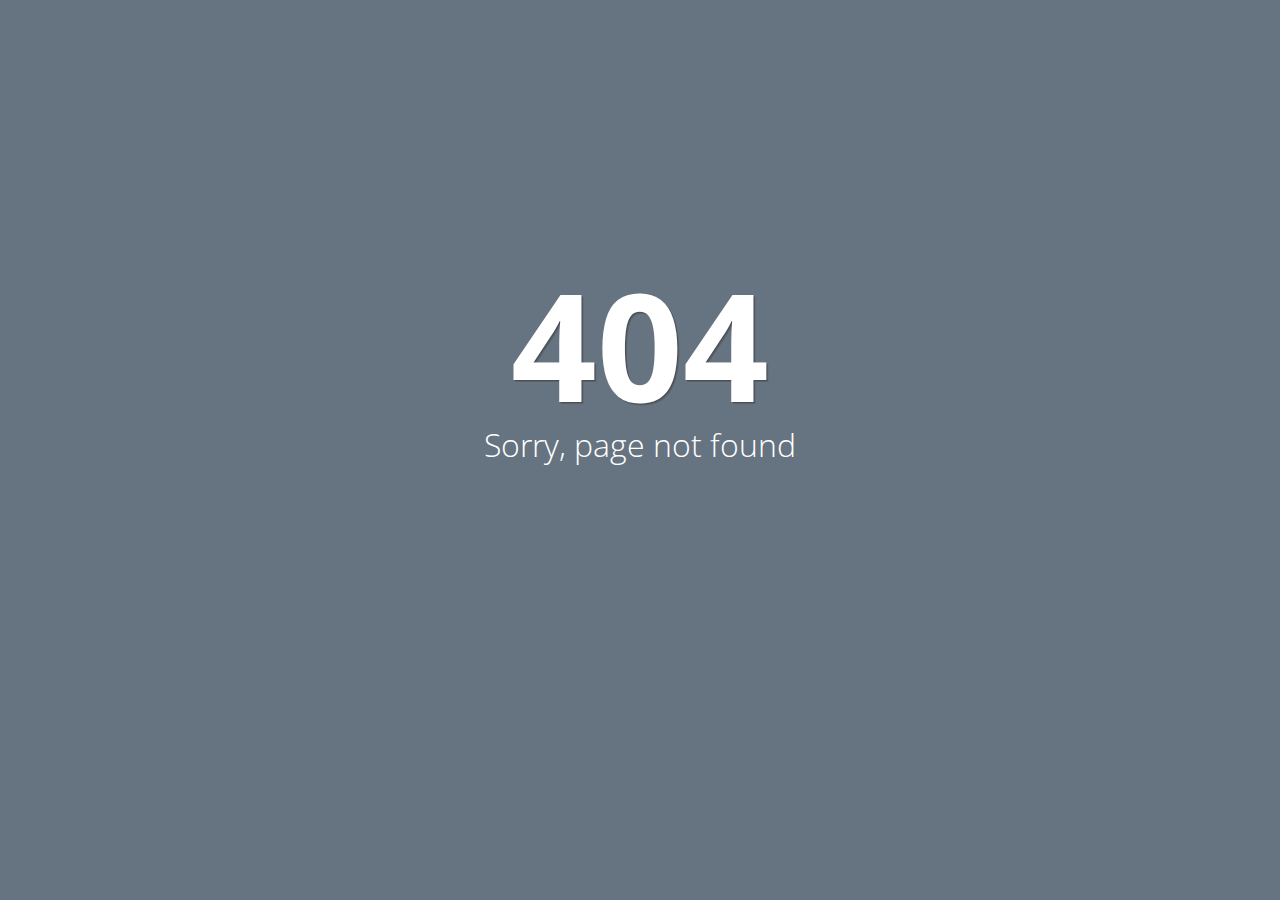
<file: resources/views/html/error-404-alt.html>
<!doctype html>
<html class="no-js" lang="en">

    <head>
        <meta charset="utf-8">
        <meta http-equiv="x-ua-compatible" content="ie=edge">
        <title> ModularAdmin - Free Dashboard Theme | HTML Version </title>
        <meta name="description" content="">
        <meta name="viewport" content="width=device-width, initial-scale=1">
        <link rel="apple-touch-icon" href="apple-touch-icon.png">
        <!-- Place favicon.ico in the root directory -->
        <link rel="stylesheet" href="css/vendor.css">
        <!-- Theme initialization -->
        <script>
            var themeSettings = (localStorage.getItem('themeSettings')) ? JSON.parse(localStorage.getItem('themeSettings')) :
            {};
            var themeName = themeSettings.themeName || '';
            if (themeName)
            {
                document.write('<link rel="stylesheet" id="theme-style" href="css/app-' + themeName + '.css">');
            }
            else
            {
                document.write('<link rel="stylesheet" id="theme-style" href="css/app.css">');
            }
        </script>
    </head>

    <body>
        <div class="app blank sidebar-opened">
            <article class="content">
                <div class="error-card global">
                    <div class="error-title-block">
                        <h1 class="error-title">404</h1>
                        <h2 class="error-sub-title">
			Sorry, page not found
		</h2> </div>
                    <div class="error-container">
                        <p>You better try our awesome search:</p>
                        <div class="row">
                            <div class="col-xs-12">
                                <div class="input-group"> <input type="text" class="form-control"> <span class="input-group-btn">
		                <button class="btn btn-primary" type="button">Search</button>
		              </span> </div>
                            </div>
                        </div> <br>
                        <a class="btn btn-primary" href="index.html"> <i class="fa fa-angle-left"></i> Back to Dashboard </a>
                    </div>
                </div>
            </article>
        </div>
        <!-- Reference block for JS -->
        <div class="ref" id="ref">
            <div class="color-primary"></div>
            <div class="chart">
                <div class="color-primary"></div>
                <div class="color-secondary"></div>
            </div>
        </div>
        <script src="js/vendor.js"></script>
        <script src="js/app.js"></script>
    </body>

</html>
</file>
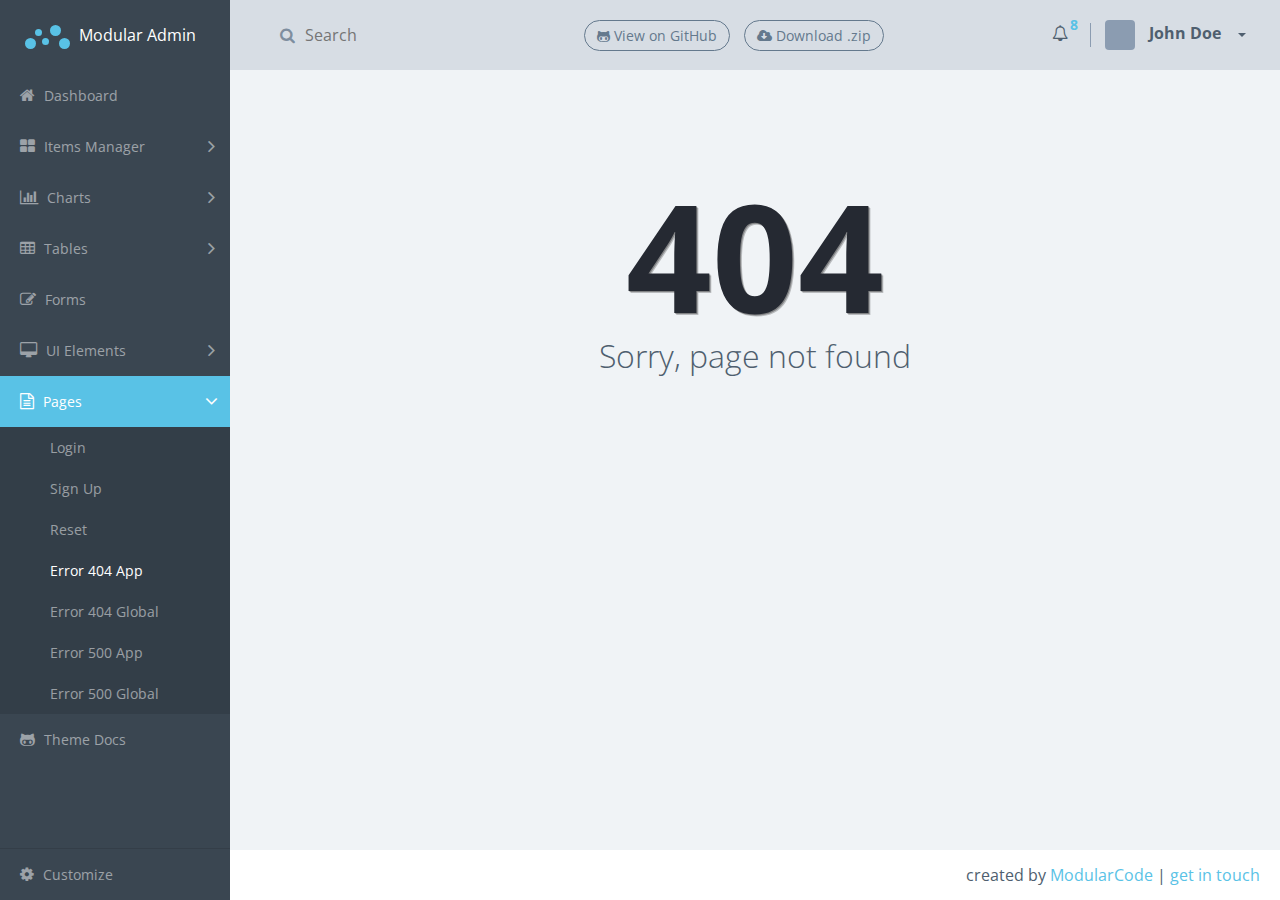
<file: resources/views/html/error-404.html>
<!doctype html>
<html class="no-js" lang="en">

    <head>
        <meta charset="utf-8">
        <meta http-equiv="x-ua-compatible" content="ie=edge">
        <title> ModularAdmin - Free Dashboard Theme | HTML Version </title>
        <meta name="description" content="">
        <meta name="viewport" content="width=device-width, initial-scale=1">
        <link rel="apple-touch-icon" href="apple-touch-icon.png">
        <!-- Place favicon.ico in the root directory -->
        <link rel="stylesheet" href="css/vendor.css">
        <!-- Theme initialization -->
        <script>
            var themeSettings = (localStorage.getItem('themeSettings')) ? JSON.parse(localStorage.getItem('themeSettings')) :
            {};
            var themeName = themeSettings.themeName || '';
            if (themeName)
            {
                document.write('<link rel="stylesheet" id="theme-style" href="css/app-' + themeName + '.css">');
            }
            else
            {
                document.write('<link rel="stylesheet" id="theme-style" href="css/app.css">');
            }
        </script>
    </head>

    <body>
        <div class="main-wrapper">
            <div class="app" id="app">
                <header class="header">
                    <div class="header-block header-block-collapse hidden-lg-up"> <button class="collapse-btn" id="sidebar-collapse-btn">
    			<i class="fa fa-bars"></i>
    		</button> </div>
                    <div class="header-block header-block-search hidden-sm-down">
                        <form role="search">
                            <div class="input-container"> <i class="fa fa-search"></i> <input type="search" placeholder="Search">
                                <div class="underline"></div>
                            </div>
                        </form>
                    </div>
                    <div class="header-block header-block-buttons">
                        <a href="https://github.com/modularcode/modular-admin-html" class="btn btn-oval btn-sm rounded-s header-btn"> <i class="fa fa-github-alt"></i> View on GitHub </a>
                        <a href="https://github.com/modularcode/modular-admin-html/releases/download/v1.0.1/modular-admin-html-1.0.1.zip" class="btn btn-oval btn-sm rounded-s header-btn"> <i class="fa fa-cloud-download"></i> Download .zip </a>
                    </div>
                    <div class="header-block header-block-nav">
                        <ul class="nav-profile">
                            <li class="notifications new">
                                <a href="" data-toggle="dropdown"> <i class="fa fa-bell-o"></i> <sup>
    			      <span class="counter">8</span>
    			    </sup> </a>
                                <div class="dropdown-menu notifications-dropdown-menu">
                                    <ul class="notifications-container">
                                        <li>
                                            <a href="" class="notification-item">
                                                <div class="img-col">
                                                    <div class="img" style="background-image: url('assets/faces/3.jpg')"></div>
                                                </div>
                                                <div class="body-col">
                                                    <p> <span class="accent">Zack Alien</span> pushed new commit: <span class="accent">Fix page load performance issue</span>. </p>
                                                </div>
                                            </a>
                                        </li>
                                        <li>
                                            <a href="" class="notification-item">
                                                <div class="img-col">
                                                    <div class="img" style="background-image: url('assets/faces/5.jpg')"></div>
                                                </div>
                                                <div class="body-col">
                                                    <p> <span class="accent">Amaya Hatsumi</span> started new task: <span class="accent">Dashboard UI design.</span>. </p>
                                                </div>
                                            </a>
                                        </li>
                                        <li>
                                            <a href="" class="notification-item">
                                                <div class="img-col">
                                                    <div class="img" style="background-image: url('assets/faces/8.jpg')"></div>
                                                </div>
                                                <div class="body-col">
                                                    <p> <span class="accent">Andy Nouman</span> deployed new version of <span class="accent">NodeJS REST Api V3</span> </p>
                                                </div>
                                            </a>
                                        </li>
                                    </ul>
                                    <footer>
                                        <ul>
                                            <li> <a href="">
    			            View All
    			          </a> </li>
                                        </ul>
                                    </footer>
                                </div>
                            </li>
                            <li class="profile dropdown">
                                <a class="nav-link dropdown-toggle" data-toggle="dropdown" href="#" role="button" aria-haspopup="true" aria-expanded="false">
                                    <div class="img" style="background-image: url('https://avatars3.githubusercontent.com/u/3959008?v=3&s=40')"> </div> <span class="name">
    			      John Doe
    			    </span> </a>
                                <div class="dropdown-menu profile-dropdown-menu" aria-labelledby="dropdownMenu1">
                                    <a class="dropdown-item" href="#"> <i class="fa fa-user icon"></i> Profile </a>
                                    <a class="dropdown-item" href="#"> <i class="fa fa-bell icon"></i> Notifications </a>
                                    <a class="dropdown-item" href="#"> <i class="fa fa-gear icon"></i> Settings </a>
                                    <div class="dropdown-divider"></div>
                                    <a class="dropdown-item" href="login.html"> <i class="fa fa-power-off icon"></i> Logout </a>
                                </div>
                            </li>
                        </ul>
                    </div>
                </header>
                <aside class="sidebar">
                    <div class="sidebar-container">
                        <div class="sidebar-header">
                            <div class="brand">
                                <div class="logo"> <span class="l l1"></span> <span class="l l2"></span> <span class="l l3"></span> <span class="l l4"></span> <span class="l l5"></span> </div> Modular Admin </div>
                        </div>
                        <nav class="menu">
                            <ul class="nav metismenu" id="sidebar-menu">
                                <li>
                                    <a href="index.html"> <i class="fa fa-home"></i> Dashboard </a>
                                </li>
                                <li>
                                    <a href=""> <i class="fa fa-th-large"></i> Items Manager <i class="fa arrow"></i> </a>
                                    <ul>
                                        <li> <a href="items-list.html">
    								Items List
    							</a> </li>
                                        <li> <a href="item-editor.html">
    								Item Editor
    							</a> </li>
                                    </ul>
                                </li>
                                <li>
                                    <a href=""> <i class="fa fa-bar-chart"></i> Charts <i class="fa arrow"></i> </a>
                                    <ul>
                                        <li> <a href="charts-flot.html">
    								Flot Charts
    							</a> </li>
                                        <li> <a href="charts-morris.html">
    								Morris Charts
    							</a> </li>
                                    </ul>
                                </li>
                                <li>
                                    <a href=""> <i class="fa fa-table"></i> Tables <i class="fa arrow"></i> </a>
                                    <ul>
                                        <li> <a href="static-tables.html">
    								Static Tables
    							</a> </li>
                                        <li> <a href="responsive-tables.html">
    								Responsive Tables
    							</a> </li>
                                    </ul>
                                </li>
                                <li>
                                    <a href="forms.html"> <i class="fa fa-pencil-square-o"></i> Forms </a>
                                </li>
                                <li>
                                    <a href=""> <i class="fa fa-desktop"></i> UI Elements <i class="fa arrow"></i> </a>
                                    <ul>
                                        <li> <a href="buttons.html">
    								Buttons
    							</a> </li>
                                        <li> <a href="cards.html">
    								Cards
    							</a> </li>
                                        <li> <a href="typography.html">
    								Typography
    							</a> </li>
                                        <li> <a href="icons.html">
    								Icons
    							</a> </li>
                                        <li> <a href="grid.html">
    								Grid
    							</a> </li>
                                    </ul>
                                </li>
                                <li class="active open">
                                    <a href=""> <i class="fa fa-file-text-o"></i> Pages <i class="fa arrow"></i> </a>
                                    <ul>
                                        <li> <a href="login.html">
    								Login
    							</a> </li>
                                        <li> <a href="signup.html">
    								Sign Up
    							</a> </li>
                                        <li> <a href="reset.html">
    								Reset
    							</a> </li>
                                        <li class="active"> <a href="error-404.html">
    								Error 404 App
    							</a> </li>
                                        <li> <a href="error-404-alt.html">
    								Error 404 Global
    							</a> </li>
                                        <li> <a href="error-500.html">
    								Error 500 App
    							</a> </li>
                                        <li> <a href="error-500-alt.html">
    								Error 500 Global
    							</a> </li>
                                    </ul>
                                </li>
                                <li>
                                    <a href="https://github.com/modularcode/modular-admin-html"> <i class="fa fa-github-alt"></i> Theme Docs </a>
                                </li>
                            </ul>
                        </nav>
                    </div>
                    <footer class="sidebar-footer">
                        <ul class="nav metismenu" id="customize-menu">
                            <li>
                                <ul>
                                    <li class="customize">
                                        <div class="customize-item">
                                            <div class="row customize-header">
                                                <div class="col-xs-4"> </div>
                                                <div class="col-xs-4"> <label class="title">fixed</label> </div>
                                                <div class="col-xs-4"> <label class="title">static</label> </div>
                                            </div>
                                            <div class="row hidden-md-down">
                                                <div class="col-xs-4"> <label class="title">Sidebar:</label> </div>
                                                <div class="col-xs-4"> <label>
    				                        <input class="radio" type="radio" name="sidebarPosition" value="sidebar-fixed" >
    				                        <span></span>
    				                    </label> </div>
                                                <div class="col-xs-4"> <label>
    				                        <input class="radio" type="radio" name="sidebarPosition" value="">
    				                        <span></span>
    				                    </label> </div>
                                            </div>
                                            <div class="row">
                                                <div class="col-xs-4"> <label class="title">Header:</label> </div>
                                                <div class="col-xs-4"> <label>
    				                        <input class="radio" type="radio" name="headerPosition" value="header-fixed">
    				                        <span></span>
    				                    </label> </div>
                                                <div class="col-xs-4"> <label>
    				                        <input class="radio" type="radio" name="headerPosition" value="">
    				                        <span></span>
    				                    </label> </div>
                                            </div>
                                            <div class="row">
                                                <div class="col-xs-4"> <label class="title">Footer:</label> </div>
                                                <div class="col-xs-4"> <label>
    				                        <input class="radio" type="radio" name="footerPosition" value="footer-fixed">
    				                        <span></span>
    				                    </label> </div>
                                                <div class="col-xs-4"> <label>
    				                        <input class="radio" type="radio" name="footerPosition" value="">
    				                        <span></span>
    				                    </label> </div>
                                            </div>
                                        </div>
                                        <div class="customize-item">
                                            <ul class="customize-colors">
                                                <li> <span class="color-item color-red" data-theme="red"></span> </li>
                                                <li> <span class="color-item color-orange" data-theme="orange"></span> </li>
                                                <li> <span class="color-item color-green" data-theme="green"></span> </li>
                                                <li> <span class="color-item color-seagreen" data-theme="seagreen"></span> </li>
                                                <li> <span class="color-item color-blue active" data-theme=""></span> </li>
                                                <li> <span class="color-item color-purple" data-theme="purple"></span> </li>
                                            </ul>
                                        </div>
                                    </li>
                                </ul>
                                <a href=""> <i class="fa fa-cog"></i> Customize </a>
                            </li>
                        </ul>
                    </footer>
                </aside>
                <div class="sidebar-overlay" id="sidebar-overlay"></div>
                <article class="content error-404-page">
                    <section class="section">
                        <div class="error-card">
                            <div class="error-title-block">
                                <h1 class="error-title">404</h1>
                                <h2 class="error-sub-title">
				Sorry, page not found
			</h2> </div>
                            <div class="error-container">
                                <p>You better try our awesome search:</p>
                                <div class="row">
                                    <div class="col-xs-12">
                                        <div class="input-group"> <input type="text" class="form-control"> <span class="input-group-btn">
			                <button class="btn btn-primary" type="button">Search</button>
			              </span> </div>
                                    </div>
                                </div> <br> <a class="btn btn-primary" href="index.html"><i class="fa fa-angle-left"></i> Back to Dashboard</a> </div>
                        </div>
                    </section>
                </article>
                <footer class="footer">
                    <div class="footer-block buttons"> <iframe class="footer-github-btn" src="https://ghbtns.com/github-btn.html?user=modularcode&repo=modular-admin-html&type=star&count=true" frameborder="0" scrolling="0" width="140px" height="20px"></iframe> </div>
                    <div class="footer-block author">
                        <ul>
                            <li> created by <a href="https://github.com/modularcode">ModularCode</a> </li>
                            <li> <a href="https://github.com/modularcode/modular-admin-html#get-in-touch">get in touch</a> </li>
                        </ul>
                    </div>
                </footer>
                <div class="modal fade" id="modal-media">
                    <div class="modal-dialog modal-lg">
                        <div class="modal-content">
                            <div class="modal-header"> <button type="button" class="close" data-dismiss="modal" aria-label="Close">
    					<span aria-hidden="true">&times;</span>
    					<span class="sr-only">Close</span>
    				</button>
                                <h4 class="modal-title">Media Library</h4> </div>
                            <div class="modal-body modal-tab-container">
                                <ul class="nav nav-tabs modal-tabs" role="tablist">
                                    <li class="nav-item"> <a class="nav-link" href="#gallery" data-toggle="tab" role="tab">Gallery</a> </li>
                                    <li class="nav-item"> <a class="nav-link active" href="#upload" data-toggle="tab" role="tab">Upload</a> </li>
                                </ul>
                                <div class="tab-content modal-tab-content">
                                    <div class="tab-pane fade" id="gallery" role="tabpanel">
                                        <div class="images-container">
                                            <div class="row"> </div>
                                        </div>
                                    </div>
                                    <div class="tab-pane fade active in" id="upload" role="tabpanel">
                                        <div class="upload-container">
                                            <div id="dropzone">
                                                <form action="/" method="POST" enctype="multipart/form-data" class="dropzone needsclick dz-clickable" id="demo-upload">
                                                    <div class="dz-message-block">
                                                        <div class="dz-message needsclick"> Drop files here or click to upload. </div>
                                                    </div>
                                                </form>
                                            </div>
                                        </div>
                                    </div>
                                </div>
                            </div>
                            <div class="modal-footer"> <button type="button" class="btn btn-secondary" data-dismiss="modal">Close</button> <button type="button" class="btn btn-primary">Insert Selected</button> </div>
                        </div>
                        <!-- /.modal-content -->
                    </div>
                    <!-- /.modal-dialog -->
                </div>
                <!-- /.modal -->
                <div class="modal fade" id="confirm-modal">
                    <div class="modal-dialog" role="document">
                        <div class="modal-content">
                            <div class="modal-header"> <button type="button" class="close" data-dismiss="modal" aria-label="Close">
    					<span aria-hidden="true">&times;</span>
    				</button>
                                <h4 class="modal-title"><i class="fa fa-warning"></i> Alert</h4> </div>
                            <div class="modal-body">
                                <p>Are you sure want to do this?</p>
                            </div>
                            <div class="modal-footer"> <button type="button" class="btn btn-primary" data-dismiss="modal">Yes</button> <button type="button" class="btn btn-secondary" data-dismiss="modal">No</button> </div>
                        </div>
                        <!-- /.modal-content -->
                    </div>
                    <!-- /.modal-dialog -->
                </div>
                <!-- /.modal -->
            </div>
        </div>
        <!-- Reference block for JS -->
        <div class="ref" id="ref">
            <div class="color-primary"></div>
            <div class="chart">
                <div class="color-primary"></div>
                <div class="color-secondary"></div>
            </div>
        </div>
        <script src="js/vendor.js"></script>
        <script src="js/app.js"></script>
    </body>

</html>
</file>
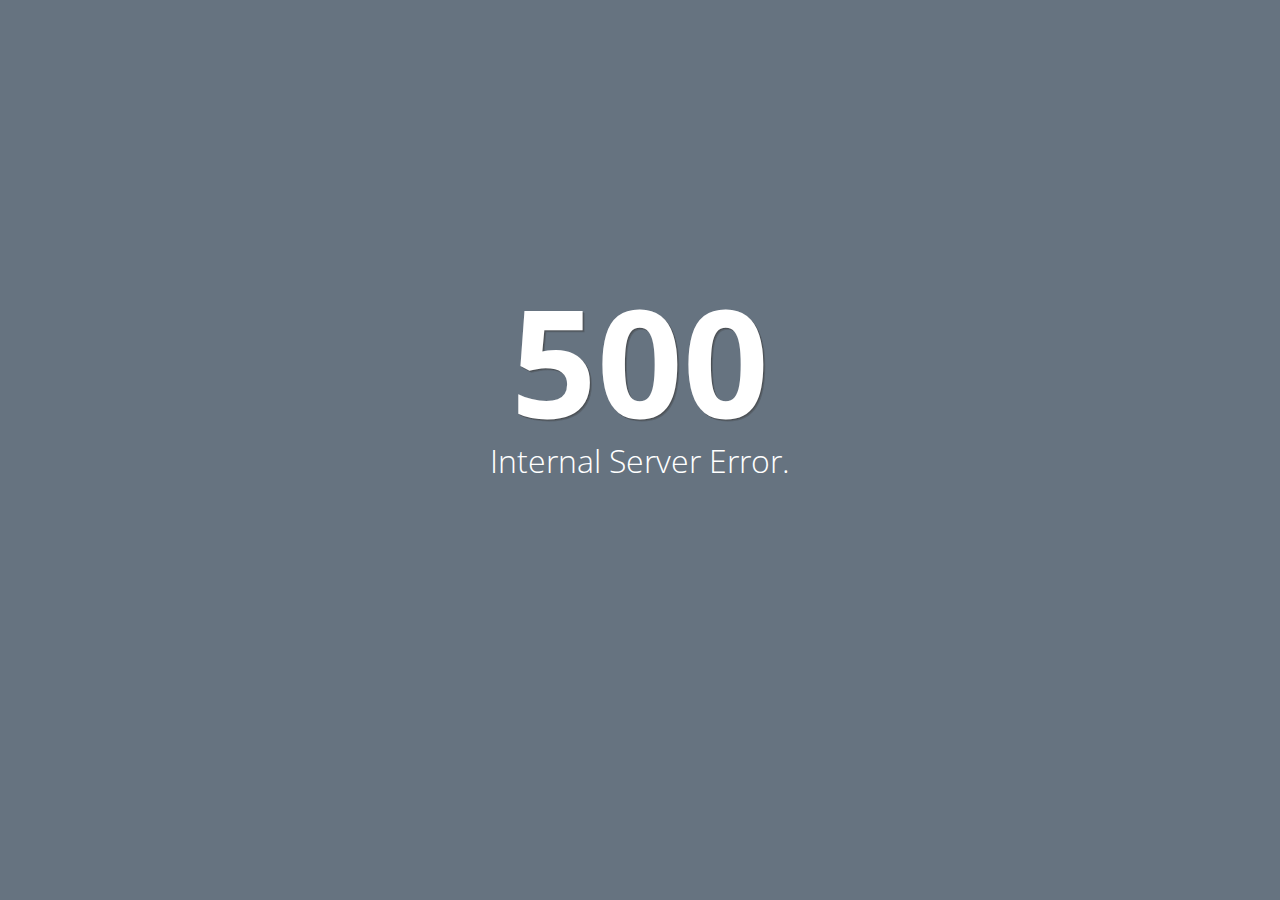
<file: resources/views/html/error-500-alt.html>
<!doctype html>
<html class="no-js" lang="en">

    <head>
        <meta charset="utf-8">
        <meta http-equiv="x-ua-compatible" content="ie=edge">
        <title> ModularAdmin - Free Dashboard Theme | HTML Version </title>
        <meta name="description" content="">
        <meta name="viewport" content="width=device-width, initial-scale=1">
        <link rel="apple-touch-icon" href="apple-touch-icon.png">
        <!-- Place favicon.ico in the root directory -->
        <link rel="stylesheet" href="css/vendor.css">
        <!-- Theme initialization -->
        <script>
            var themeSettings = (localStorage.getItem('themeSettings')) ? JSON.parse(localStorage.getItem('themeSettings')) :
            {};
            var themeName = themeSettings.themeName || '';
            if (themeName)
            {
                document.write('<link rel="stylesheet" id="theme-style" href="css/app-' + themeName + '.css">');
            }
            else
            {
                document.write('<link rel="stylesheet" id="theme-style" href="css/app.css">');
            }
        </script>
    </head>

    <body>
        <div class="app blank sidebar-opened">
            <article class="content">
                <div class="error-card global">
                    <div class="error-title-block">
                        <h1 class="error-title">500</h1>
                        <h2 class="error-sub-title">
			Internal Server Error.
		</h2> </div>
                    <div class="error-container">
                        <p>Why not try refreshing your page? or you can contact support</p>
                        <a class="btn btn-primary" href="index.html"> <i class="fa fa-angle-left"></i> Back to Dashboard </a>
                    </div>
                </div>
            </article>
        </div>
        <!-- Reference block for JS -->
        <div class="ref" id="ref">
            <div class="color-primary"></div>
            <div class="chart">
                <div class="color-primary"></div>
                <div class="color-secondary"></div>
            </div>
        </div>
        <script src="js/vendor.js"></script>
        <script src="js/app.js"></script>
    </body>

</html>
</file>
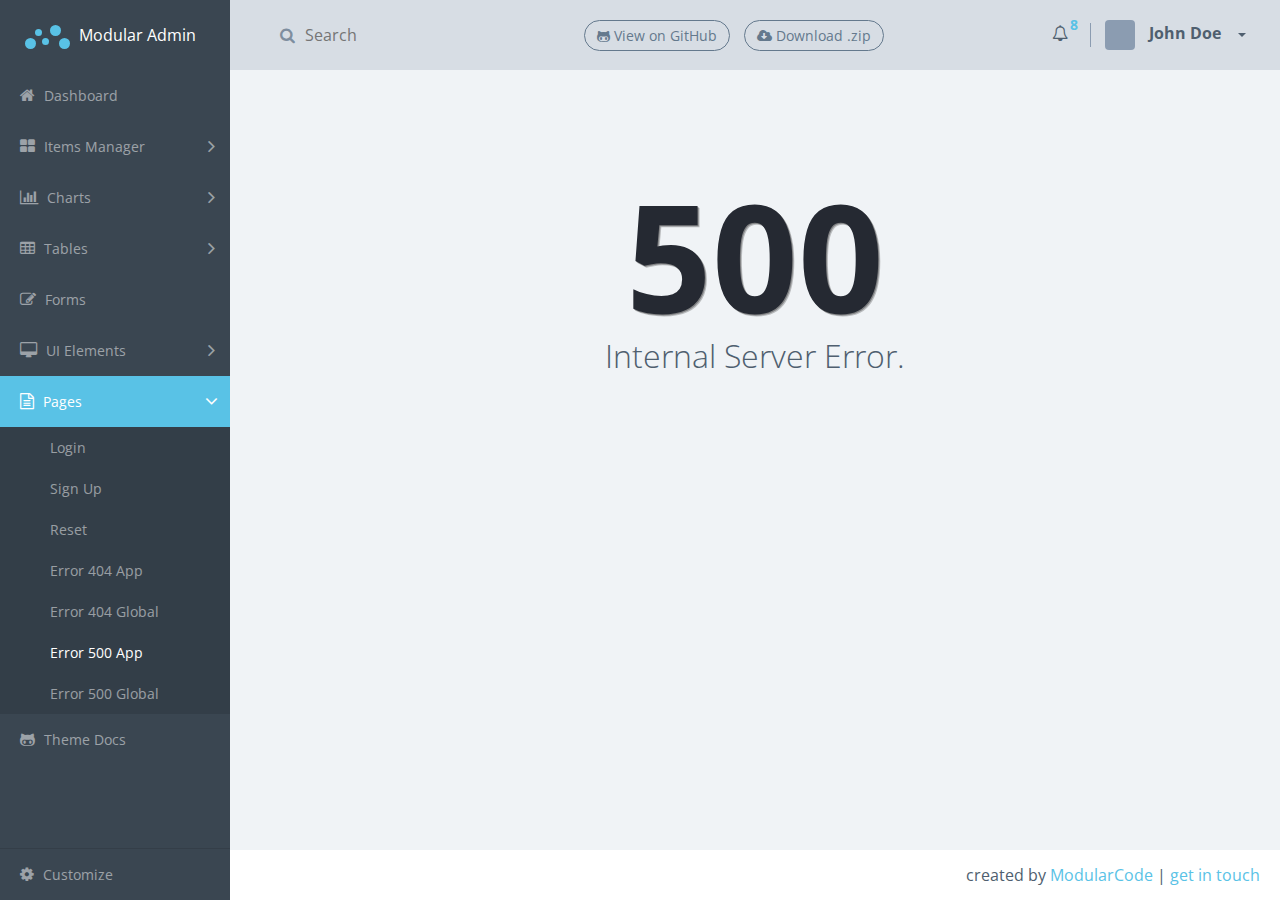
<file: resources/views/html/error-500.html>
<!doctype html>
<html class="no-js" lang="en">

    <head>
        <meta charset="utf-8">
        <meta http-equiv="x-ua-compatible" content="ie=edge">
        <title> ModularAdmin - Free Dashboard Theme | HTML Version </title>
        <meta name="description" content="">
        <meta name="viewport" content="width=device-width, initial-scale=1">
        <link rel="apple-touch-icon" href="apple-touch-icon.png">
        <!-- Place favicon.ico in the root directory -->
        <link rel="stylesheet" href="css/vendor.css">
        <!-- Theme initialization -->
        <script>
            var themeSettings = (localStorage.getItem('themeSettings')) ? JSON.parse(localStorage.getItem('themeSettings')) :
            {};
            var themeName = themeSettings.themeName || '';
            if (themeName)
            {
                document.write('<link rel="stylesheet" id="theme-style" href="css/app-' + themeName + '.css">');
            }
            else
            {
                document.write('<link rel="stylesheet" id="theme-style" href="css/app.css">');
            }
        </script>
    </head>

    <body>
        <div class="main-wrapper">
            <div class="app" id="app">
                <header class="header">
                    <div class="header-block header-block-collapse hidden-lg-up"> <button class="collapse-btn" id="sidebar-collapse-btn">
    			<i class="fa fa-bars"></i>
    		</button> </div>
                    <div class="header-block header-block-search hidden-sm-down">
                        <form role="search">
                            <div class="input-container"> <i class="fa fa-search"></i> <input type="search" placeholder="Search">
                                <div class="underline"></div>
                            </div>
                        </form>
                    </div>
                    <div class="header-block header-block-buttons">
                        <a href="https://github.com/modularcode/modular-admin-html" class="btn btn-oval btn-sm rounded-s header-btn"> <i class="fa fa-github-alt"></i> View on GitHub </a>
                        <a href="https://github.com/modularcode/modular-admin-html/releases/download/v1.0.1/modular-admin-html-1.0.1.zip" class="btn btn-oval btn-sm rounded-s header-btn"> <i class="fa fa-cloud-download"></i> Download .zip </a>
                    </div>
                    <div class="header-block header-block-nav">
                        <ul class="nav-profile">
                            <li class="notifications new">
                                <a href="" data-toggle="dropdown"> <i class="fa fa-bell-o"></i> <sup>
    			      <span class="counter">8</span>
    			    </sup> </a>
                                <div class="dropdown-menu notifications-dropdown-menu">
                                    <ul class="notifications-container">
                                        <li>
                                            <a href="" class="notification-item">
                                                <div class="img-col">
                                                    <div class="img" style="background-image: url('assets/faces/3.jpg')"></div>
                                                </div>
                                                <div class="body-col">
                                                    <p> <span class="accent">Zack Alien</span> pushed new commit: <span class="accent">Fix page load performance issue</span>. </p>
                                                </div>
                                            </a>
                                        </li>
                                        <li>
                                            <a href="" class="notification-item">
                                                <div class="img-col">
                                                    <div class="img" style="background-image: url('assets/faces/5.jpg')"></div>
                                                </div>
                                                <div class="body-col">
                                                    <p> <span class="accent">Amaya Hatsumi</span> started new task: <span class="accent">Dashboard UI design.</span>. </p>
                                                </div>
                                            </a>
                                        </li>
                                        <li>
                                            <a href="" class="notification-item">
                                                <div class="img-col">
                                                    <div class="img" style="background-image: url('assets/faces/8.jpg')"></div>
                                                </div>
                                                <div class="body-col">
                                                    <p> <span class="accent">Andy Nouman</span> deployed new version of <span class="accent">NodeJS REST Api V3</span> </p>
                                                </div>
                                            </a>
                                        </li>
                                    </ul>
                                    <footer>
                                        <ul>
                                            <li> <a href="">
    			            View All
    			          </a> </li>
                                        </ul>
                                    </footer>
                                </div>
                            </li>
                            <li class="profile dropdown">
                                <a class="nav-link dropdown-toggle" data-toggle="dropdown" href="#" role="button" aria-haspopup="true" aria-expanded="false">
                                    <div class="img" style="background-image: url('https://avatars3.githubusercontent.com/u/3959008?v=3&s=40')"> </div> <span class="name">
    			      John Doe
    			    </span> </a>
                                <div class="dropdown-menu profile-dropdown-menu" aria-labelledby="dropdownMenu1">
                                    <a class="dropdown-item" href="#"> <i class="fa fa-user icon"></i> Profile </a>
                                    <a class="dropdown-item" href="#"> <i class="fa fa-bell icon"></i> Notifications </a>
                                    <a class="dropdown-item" href="#"> <i class="fa fa-gear icon"></i> Settings </a>
                                    <div class="dropdown-divider"></div>
                                    <a class="dropdown-item" href="login.html"> <i class="fa fa-power-off icon"></i> Logout </a>
                                </div>
                            </li>
                        </ul>
                    </div>
                </header>
                <aside class="sidebar">
                    <div class="sidebar-container">
                        <div class="sidebar-header">
                            <div class="brand">
                                <div class="logo"> <span class="l l1"></span> <span class="l l2"></span> <span class="l l3"></span> <span class="l l4"></span> <span class="l l5"></span> </div> Modular Admin </div>
                        </div>
                        <nav class="menu">
                            <ul class="nav metismenu" id="sidebar-menu">
                                <li>
                                    <a href="index.html"> <i class="fa fa-home"></i> Dashboard </a>
                                </li>
                                <li>
                                    <a href=""> <i class="fa fa-th-large"></i> Items Manager <i class="fa arrow"></i> </a>
                                    <ul>
                                        <li> <a href="items-list.html">
    								Items List
    							</a> </li>
                                        <li> <a href="item-editor.html">
    								Item Editor
    							</a> </li>
                                    </ul>
                                </li>
                                <li>
                                    <a href=""> <i class="fa fa-bar-chart"></i> Charts <i class="fa arrow"></i> </a>
                                    <ul>
                                        <li> <a href="charts-flot.html">
    								Flot Charts
    							</a> </li>
                                        <li> <a href="charts-morris.html">
    								Morris Charts
    							</a> </li>
                                    </ul>
                                </li>
                                <li>
                                    <a href=""> <i class="fa fa-table"></i> Tables <i class="fa arrow"></i> </a>
                                    <ul>
                                        <li> <a href="static-tables.html">
    								Static Tables
    							</a> </li>
                                        <li> <a href="responsive-tables.html">
    								Responsive Tables
    							</a> </li>
                                    </ul>
                                </li>
                                <li>
                                    <a href="forms.html"> <i class="fa fa-pencil-square-o"></i> Forms </a>
                                </li>
                                <li>
                                    <a href=""> <i class="fa fa-desktop"></i> UI Elements <i class="fa arrow"></i> </a>
                                    <ul>
                                        <li> <a href="buttons.html">
    								Buttons
    							</a> </li>
                                        <li> <a href="cards.html">
    								Cards
    							</a> </li>
                                        <li> <a href="typography.html">
    								Typography
    							</a> </li>
                                        <li> <a href="icons.html">
    								Icons
    							</a> </li>
                                        <li> <a href="grid.html">
    								Grid
    							</a> </li>
                                    </ul>
                                </li>
                                <li class="active open">
                                    <a href=""> <i class="fa fa-file-text-o"></i> Pages <i class="fa arrow"></i> </a>
                                    <ul>
                                        <li> <a href="login.html">
    								Login
    							</a> </li>
                                        <li> <a href="signup.html">
    								Sign Up
    							</a> </li>
                                        <li> <a href="reset.html">
    								Reset
    							</a> </li>
                                        <li> <a href="error-404.html">
    								Error 404 App
    							</a> </li>
                                        <li> <a href="error-404-alt.html">
    								Error 404 Global
    							</a> </li>
                                        <li class="active"> <a href="error-500.html">
    								Error 500 App
    							</a> </li>
                                        <li> <a href="error-500-alt.html">
    								Error 500 Global
    							</a> </li>
                                    </ul>
                                </li>
                                <li>
                                    <a href="https://github.com/modularcode/modular-admin-html"> <i class="fa fa-github-alt"></i> Theme Docs </a>
                                </li>
                            </ul>
                        </nav>
                    </div>
                    <footer class="sidebar-footer">
                        <ul class="nav metismenu" id="customize-menu">
                            <li>
                                <ul>
                                    <li class="customize">
                                        <div class="customize-item">
                                            <div class="row customize-header">
                                                <div class="col-xs-4"> </div>
                                                <div class="col-xs-4"> <label class="title">fixed</label> </div>
                                                <div class="col-xs-4"> <label class="title">static</label> </div>
                                            </div>
                                            <div class="row hidden-md-down">
                                                <div class="col-xs-4"> <label class="title">Sidebar:</label> </div>
                                                <div class="col-xs-4"> <label>
    				                        <input class="radio" type="radio" name="sidebarPosition" value="sidebar-fixed" >
    				                        <span></span>
    				                    </label> </div>
                                                <div class="col-xs-4"> <label>
    				                        <input class="radio" type="radio" name="sidebarPosition" value="">
    				                        <span></span>
    				                    </label> </div>
                                            </div>
                                            <div class="row">
                                                <div class="col-xs-4"> <label class="title">Header:</label> </div>
                                                <div class="col-xs-4"> <label>
    				                        <input class="radio" type="radio" name="headerPosition" value="header-fixed">
    				                        <span></span>
    				                    </label> </div>
                                                <div class="col-xs-4"> <label>
    				                        <input class="radio" type="radio" name="headerPosition" value="">
    				                        <span></span>
    				                    </label> </div>
                                            </div>
                                            <div class="row">
                                                <div class="col-xs-4"> <label class="title">Footer:</label> </div>
                                                <div class="col-xs-4"> <label>
    				                        <input class="radio" type="radio" name="footerPosition" value="footer-fixed">
    				                        <span></span>
    				                    </label> </div>
                                                <div class="col-xs-4"> <label>
    				                        <input class="radio" type="radio" name="footerPosition" value="">
    				                        <span></span>
    				                    </label> </div>
                                            </div>
                                        </div>
                                        <div class="customize-item">
                                            <ul class="customize-colors">
                                                <li> <span class="color-item color-red" data-theme="red"></span> </li>
                                                <li> <span class="color-item color-orange" data-theme="orange"></span> </li>
                                                <li> <span class="color-item color-green" data-theme="green"></span> </li>
                                                <li> <span class="color-item color-seagreen" data-theme="seagreen"></span> </li>
                                                <li> <span class="color-item color-blue active" data-theme=""></span> </li>
                                                <li> <span class="color-item color-purple" data-theme="purple"></span> </li>
                                            </ul>
                                        </div>
                                    </li>
                                </ul>
                                <a href=""> <i class="fa fa-cog"></i> Customize </a>
                            </li>
                        </ul>
                    </footer>
                </aside>
                <div class="sidebar-overlay" id="sidebar-overlay"></div>
                <article class="content error-500-page">
                    <section class="section">
                        <div class="error-card">
                            <div class="error-title-block">
                                <h1 class="error-title">500</h1>
                                <h2 class="error-sub-title">
				Internal Server Error.
			</h2> </div>
                            <div class="error-container">
                                <p>Why not try refreshing your page? or you can contact support</p>
                                <a class="btn btn-primary" href="index.html"> <i class="fa fa-angle-left"></i> Back to Dashboard </a>
                            </div>
                        </div>
                    </section>
                </article>
                <footer class="footer">
                    <div class="footer-block buttons"> <iframe class="footer-github-btn" src="https://ghbtns.com/github-btn.html?user=modularcode&repo=modular-admin-html&type=star&count=true" frameborder="0" scrolling="0" width="140px" height="20px"></iframe> </div>
                    <div class="footer-block author">
                        <ul>
                            <li> created by <a href="https://github.com/modularcode">ModularCode</a> </li>
                            <li> <a href="https://github.com/modularcode/modular-admin-html#get-in-touch">get in touch</a> </li>
                        </ul>
                    </div>
                </footer>
                <div class="modal fade" id="modal-media">
                    <div class="modal-dialog modal-lg">
                        <div class="modal-content">
                            <div class="modal-header"> <button type="button" class="close" data-dismiss="modal" aria-label="Close">
    					<span aria-hidden="true">&times;</span>
    					<span class="sr-only">Close</span>
    				</button>
                                <h4 class="modal-title">Media Library</h4> </div>
                            <div class="modal-body modal-tab-container">
                                <ul class="nav nav-tabs modal-tabs" role="tablist">
                                    <li class="nav-item"> <a class="nav-link" href="#gallery" data-toggle="tab" role="tab">Gallery</a> </li>
                                    <li class="nav-item"> <a class="nav-link active" href="#upload" data-toggle="tab" role="tab">Upload</a> </li>
                                </ul>
                                <div class="tab-content modal-tab-content">
                                    <div class="tab-pane fade" id="gallery" role="tabpanel">
                                        <div class="images-container">
                                            <div class="row"> </div>
                                        </div>
                                    </div>
                                    <div class="tab-pane fade active in" id="upload" role="tabpanel">
                                        <div class="upload-container">
                                            <div id="dropzone">
                                                <form action="/" method="POST" enctype="multipart/form-data" class="dropzone needsclick dz-clickable" id="demo-upload">
                                                    <div class="dz-message-block">
                                                        <div class="dz-message needsclick"> Drop files here or click to upload. </div>
                                                    </div>
                                                </form>
                                            </div>
                                        </div>
                                    </div>
                                </div>
                            </div>
                            <div class="modal-footer"> <button type="button" class="btn btn-secondary" data-dismiss="modal">Close</button> <button type="button" class="btn btn-primary">Insert Selected</button> </div>
                        </div>
                        <!-- /.modal-content -->
                    </div>
                    <!-- /.modal-dialog -->
                </div>
                <!-- /.modal -->
                <div class="modal fade" id="confirm-modal">
                    <div class="modal-dialog" role="document">
                        <div class="modal-content">
                            <div class="modal-header"> <button type="button" class="close" data-dismiss="modal" aria-label="Close">
    					<span aria-hidden="true">&times;</span>
    				</button>
                                <h4 class="modal-title"><i class="fa fa-warning"></i> Alert</h4> </div>
                            <div class="modal-body">
                                <p>Are you sure want to do this?</p>
                            </div>
                            <div class="modal-footer"> <button type="button" class="btn btn-primary" data-dismiss="modal">Yes</button> <button type="button" class="btn btn-secondary" data-dismiss="modal">No</button> </div>
                        </div>
                        <!-- /.modal-content -->
                    </div>
                    <!-- /.modal-dialog -->
                </div>
                <!-- /.modal -->
            </div>
        </div>
        <!-- Reference block for JS -->
        <div class="ref" id="ref">
            <div class="color-primary"></div>
            <div class="chart">
                <div class="color-primary"></div>
                <div class="color-secondary"></div>
            </div>
        </div>
        <script src="js/vendor.js"></script>
        <script src="js/app.js"></script>
    </body>

</html>
</file>
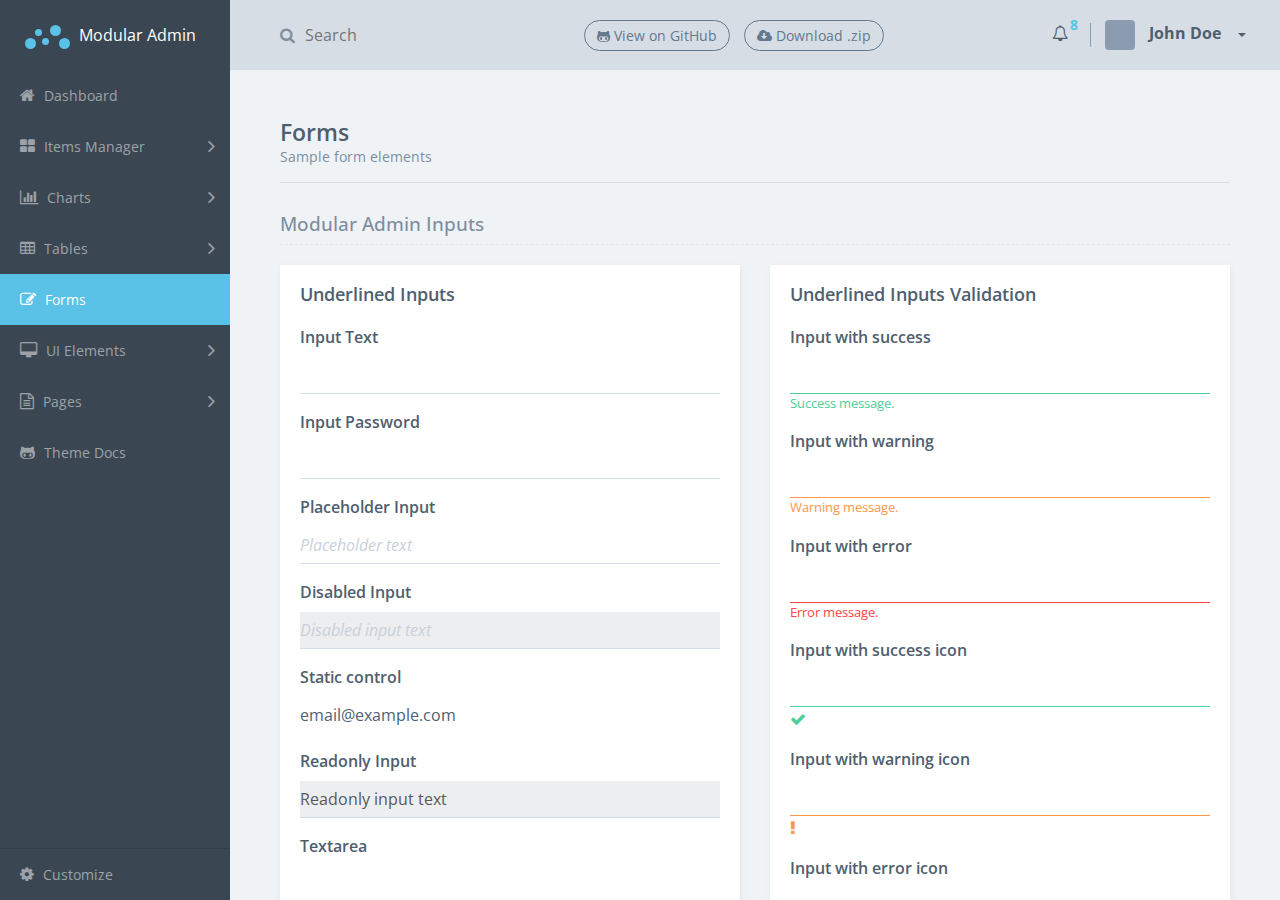
<file: resources/views/html/forms.html>
<!doctype html>
<html class="no-js" lang="en">

    <head>
        <meta charset="utf-8">
        <meta http-equiv="x-ua-compatible" content="ie=edge">
        <title> ModularAdmin - Free Dashboard Theme | HTML Version </title>
        <meta name="description" content="">
        <meta name="viewport" content="width=device-width, initial-scale=1">
        <link rel="apple-touch-icon" href="apple-touch-icon.png">
        <!-- Place favicon.ico in the root directory -->
        <link rel="stylesheet" href="css/vendor.css">
        <!-- Theme initialization -->
        <script>
            var themeSettings = (localStorage.getItem('themeSettings')) ? JSON.parse(localStorage.getItem('themeSettings')) :
            {};
            var themeName = themeSettings.themeName || '';
            if (themeName)
            {
                document.write('<link rel="stylesheet" id="theme-style" href="css/app-' + themeName + '.css">');
            }
            else
            {
                document.write('<link rel="stylesheet" id="theme-style" href="css/app.css">');
            }
        </script>
    </head>

    <body>
        <div class="main-wrapper">
            <div class="app" id="app">
                <header class="header">
                    <div class="header-block header-block-collapse hidden-lg-up"> <button class="collapse-btn" id="sidebar-collapse-btn">
    			<i class="fa fa-bars"></i>
    		</button> </div>
                    <div class="header-block header-block-search hidden-sm-down">
                        <form role="search">
                            <div class="input-container"> <i class="fa fa-search"></i> <input type="search" placeholder="Search">
                                <div class="underline"></div>
                            </div>
                        </form>
                    </div>
                    <div class="header-block header-block-buttons">
                        <a href="https://github.com/modularcode/modular-admin-html" class="btn btn-oval btn-sm rounded-s header-btn"> <i class="fa fa-github-alt"></i> View on GitHub </a>
                        <a href="https://github.com/modularcode/modular-admin-html/releases/download/v1.0.1/modular-admin-html-1.0.1.zip" class="btn btn-oval btn-sm rounded-s header-btn"> <i class="fa fa-cloud-download"></i> Download .zip </a>
                    </div>
                    <div class="header-block header-block-nav">
                        <ul class="nav-profile">
                            <li class="notifications new">
                                <a href="" data-toggle="dropdown"> <i class="fa fa-bell-o"></i> <sup>
    			      <span class="counter">8</span>
    			    </sup> </a>
                                <div class="dropdown-menu notifications-dropdown-menu">
                                    <ul class="notifications-container">
                                        <li>
                                            <a href="" class="notification-item">
                                                <div class="img-col">
                                                    <div class="img" style="background-image: url('assets/faces/3.jpg')"></div>
                                                </div>
                                                <div class="body-col">
                                                    <p> <span class="accent">Zack Alien</span> pushed new commit: <span class="accent">Fix page load performance issue</span>. </p>
                                                </div>
                                            </a>
                                        </li>
                                        <li>
                                            <a href="" class="notification-item">
                                                <div class="img-col">
                                                    <div class="img" style="background-image: url('assets/faces/5.jpg')"></div>
                                                </div>
                                                <div class="body-col">
                                                    <p> <span class="accent">Amaya Hatsumi</span> started new task: <span class="accent">Dashboard UI design.</span>. </p>
                                                </div>
                                            </a>
                                        </li>
                                        <li>
                                            <a href="" class="notification-item">
                                                <div class="img-col">
                                                    <div class="img" style="background-image: url('assets/faces/8.jpg')"></div>
                                                </div>
                                                <div class="body-col">
                                                    <p> <span class="accent">Andy Nouman</span> deployed new version of <span class="accent">NodeJS REST Api V3</span> </p>
                                                </div>
                                            </a>
                                        </li>
                                    </ul>
                                    <footer>
                                        <ul>
                                            <li> <a href="">
    			            View All
    			          </a> </li>
                                        </ul>
                                    </footer>
                                </div>
                            </li>
                            <li class="profile dropdown">
                                <a class="nav-link dropdown-toggle" data-toggle="dropdown" href="#" role="button" aria-haspopup="true" aria-expanded="false">
                                    <div class="img" style="background-image: url('https://avatars3.githubusercontent.com/u/3959008?v=3&s=40')"> </div> <span class="name">
    			      John Doe
    			    </span> </a>
                                <div class="dropdown-menu profile-dropdown-menu" aria-labelledby="dropdownMenu1">
                                    <a class="dropdown-item" href="#"> <i class="fa fa-user icon"></i> Profile </a>
                                    <a class="dropdown-item" href="#"> <i class="fa fa-bell icon"></i> Notifications </a>
                                    <a class="dropdown-item" href="#"> <i class="fa fa-gear icon"></i> Settings </a>
                                    <div class="dropdown-divider"></div>
                                    <a class="dropdown-item" href="login.html"> <i class="fa fa-power-off icon"></i> Logout </a>
                                </div>
                            </li>
                        </ul>
                    </div>
                </header>
                <aside class="sidebar">
                    <div class="sidebar-container">
                        <div class="sidebar-header">
                            <div class="brand">
                                <div class="logo"> <span class="l l1"></span> <span class="l l2"></span> <span class="l l3"></span> <span class="l l4"></span> <span class="l l5"></span> </div> Modular Admin </div>
                        </div>
                        <nav class="menu">
                            <ul class="nav metismenu" id="sidebar-menu">
                                <li>
                                    <a href="index.html"> <i class="fa fa-home"></i> Dashboard </a>
                                </li>
                                <li>
                                    <a href=""> <i class="fa fa-th-large"></i> Items Manager <i class="fa arrow"></i> </a>
                                    <ul>
                                        <li> <a href="items-list.html">
    								Items List
    							</a> </li>
                                        <li> <a href="item-editor.html">
    								Item Editor
    							</a> </li>
                                    </ul>
                                </li>
                                <li>
                                    <a href=""> <i class="fa fa-bar-chart"></i> Charts <i class="fa arrow"></i> </a>
                                    <ul>
                                        <li> <a href="charts-flot.html">
    								Flot Charts
    							</a> </li>
                                        <li> <a href="charts-morris.html">
    								Morris Charts
    							</a> </li>
                                    </ul>
                                </li>
                                <li>
                                    <a href=""> <i class="fa fa-table"></i> Tables <i class="fa arrow"></i> </a>
                                    <ul>
                                        <li> <a href="static-tables.html">
    								Static Tables
    							</a> </li>
                                        <li> <a href="responsive-tables.html">
    								Responsive Tables
    							</a> </li>
                                    </ul>
                                </li>
                                <li class="active">
                                    <a href="forms.html"> <i class="fa fa-pencil-square-o"></i> Forms </a>
                                </li>
                                <li>
                                    <a href=""> <i class="fa fa-desktop"></i> UI Elements <i class="fa arrow"></i> </a>
                                    <ul>
                                        <li> <a href="buttons.html">
    								Buttons
    							</a> </li>
                                        <li> <a href="cards.html">
    								Cards
    							</a> </li>
                                        <li> <a href="typography.html">
    								Typography
    							</a> </li>
                                        <li> <a href="icons.html">
    								Icons
    							</a> </li>
                                        <li> <a href="grid.html">
    								Grid
    							</a> </li>
                                    </ul>
                                </li>
                                <li>
                                    <a href=""> <i class="fa fa-file-text-o"></i> Pages <i class="fa arrow"></i> </a>
                                    <ul>
                                        <li> <a href="login.html">
    								Login
    							</a> </li>
                                        <li> <a href="signup.html">
    								Sign Up
    							</a> </li>
                                        <li> <a href="reset.html">
    								Reset
    							</a> </li>
                                        <li> <a href="error-404.html">
    								Error 404 App
    							</a> </li>
                                        <li> <a href="error-404-alt.html">
    								Error 404 Global
    							</a> </li>
                                        <li> <a href="error-500.html">
    								Error 500 App
    							</a> </li>
                                        <li> <a href="error-500-alt.html">
    								Error 500 Global
    							</a> </li>
                                    </ul>
                                </li>
                                <li>
                                    <a href="https://github.com/modularcode/modular-admin-html"> <i class="fa fa-github-alt"></i> Theme Docs </a>
                                </li>
                            </ul>
                        </nav>
                    </div>
                    <footer class="sidebar-footer">
                        <ul class="nav metismenu" id="customize-menu">
                            <li>
                                <ul>
                                    <li class="customize">
                                        <div class="customize-item">
                                            <div class="row customize-header">
                                                <div class="col-xs-4"> </div>
                                                <div class="col-xs-4"> <label class="title">fixed</label> </div>
                                                <div class="col-xs-4"> <label class="title">static</label> </div>
                                            </div>
                                            <div class="row hidden-md-down">
                                                <div class="col-xs-4"> <label class="title">Sidebar:</label> </div>
                                                <div class="col-xs-4"> <label>
    				                        <input class="radio" type="radio" name="sidebarPosition" value="sidebar-fixed" >
    				                        <span></span>
    				                    </label> </div>
                                                <div class="col-xs-4"> <label>
    				                        <input class="radio" type="radio" name="sidebarPosition" value="">
    				                        <span></span>
    				                    </label> </div>
                                            </div>
                                            <div class="row">
                                                <div class="col-xs-4"> <label class="title">Header:</label> </div>
                                                <div class="col-xs-4"> <label>
    				                        <input class="radio" type="radio" name="headerPosition" value="header-fixed">
    				                        <span></span>
    				                    </label> </div>
                                                <div class="col-xs-4"> <label>
    				                        <input class="radio" type="radio" name="headerPosition" value="">
    				                        <span></span>
    				                    </label> </div>
                                            </div>
                                            <div class="row">
                                                <div class="col-xs-4"> <label class="title">Footer:</label> </div>
                                                <div class="col-xs-4"> <label>
    				                        <input class="radio" type="radio" name="footerPosition" value="footer-fixed">
    				                        <span></span>
    				                    </label> </div>
                                                <div class="col-xs-4"> <label>
    				                        <input class="radio" type="radio" name="footerPosition" value="">
    				                        <span></span>
    				                    </label> </div>
                                            </div>
                                        </div>
                                        <div class="customize-item">
                                            <ul class="customize-colors">
                                                <li> <span class="color-item color-red" data-theme="red"></span> </li>
                                                <li> <span class="color-item color-orange" data-theme="orange"></span> </li>
                                                <li> <span class="color-item color-green" data-theme="green"></span> </li>
                                                <li> <span class="color-item color-seagreen" data-theme="seagreen"></span> </li>
                                                <li> <span class="color-item color-blue active" data-theme=""></span> </li>
                                                <li> <span class="color-item color-purple" data-theme="purple"></span> </li>
                                            </ul>
                                        </div>
                                    </li>
                                </ul>
                                <a href=""> <i class="fa fa-cog"></i> Customize </a>
                            </li>
                        </ul>
                    </footer>
                </aside>
                <div class="sidebar-overlay" id="sidebar-overlay"></div>
                <article class="content forms-page">
                    <div class="title-block">
                        <h3 class="title">
		Forms
	</h3>
                        <p class="title-description"> Sample form elements </p>
                    </div>
                    <div class="subtitle-block">
                        <h3 class="subtitle">
		Modular Admin Inputs
	</h3> </div>
                    <section class="section">
                        <div class="row sameheight-container">
                            <div class="col-md-6">
                                <div class="card card-block sameheight-item">
                                    <div class="title-block">
                                        <h3 class="title">
						Underlined Inputs
					</h3> </div>
                                    <form role="form">
                                        <div class="form-group"> <label class="control-label">Input Text</label> <input type="text" class="form-control underlined"> </div>
                                        <div class="form-group"> <label class="control-label">Input Password</label> <input type="password" class="form-control underlined"> </div>
                                        <div class="form-group"> <label class="control-label">Placeholder Input</label> <input type="text" class="form-control underlined" placeholder="Placeholder text"> </div>
                                        <div class="form-group"> <label class="control-label">Disabled Input</label> <input type="text" disabled="disabled" class="form-control underlined" placeholder="Disabled input text"> </div>
                                        <div class="form-group"> <label class="control-label">Static control</label>
                                            <p class="form-control-static underlined">email@example.com</p>
                                        </div>
                                        <div class="form-group"> <label class="control-label">Readonly Input</label> <input type="text" readonly="readonly" class="form-control underlined" value="Readonly input text"> </div>
                                        <div class="form-group"> <label class="control-label">Textarea</label> <textarea rows="3" class="form-control underlined"></textarea> </div>
                                    </form>
                                </div>
                            </div>
                            <div class="col-md-6">
                                <div class="card card-block sameheight-item">
                                    <div class="title-block">
                                        <h3 class="title">
						Underlined Inputs Validation
					</h3> </div>
                                    <form role="form">
                                        <div class="form-group has-success"> <label class="control-label" for="inputSuccess1">Input with success</label> <input type="text" class="form-control underlined" id="inputSuccess1"> <span class="has-success">Success message.</span> </div>
                                        <div class="form-group has-warning">
                                        <label class="control-label" for="inputWarning1">Input with warning</label> <input type="text" class="form-control underlined" id="inputWarning1"> <span class="has-warning">Warning message.</span> </div>
                                        <div class="form-group has-error">
                                        <label class="control-label" for="inputError1">Input with error</label> <input type="text" class="form-control underlined" id="inputError1"> <span class="has-error">Error message.</span> </div>
                                        <div class="form-group has-success  has-feedback">
                                        <label class="control-label" for="inputSuccess2">Input with success icon</label> <input type="text" class="form-control underlined" id="inputSuccess2"> <span class="fa fa-check form-control-feedback"></span> </div>
                                        <div class="form-group has-warning  has-feedback"> <label class="control-label" for="inputWarning2">Input with warning icon</label> <input type="text" class="form-control underlined" id="inputWarning2"> <span class="fa fa-exclamation form-control-feedback"></span>                                            </div>
                                        <div class="form-group has-error  has-feedback"> <label class="control-label" for="inputError2">Input with error icon</label> <input type="text" class="form-control underlined" id="inputError2"> <span class="fa fa-times form-control-feedback"></span> </div>
                                    </form>
                                </div>
                            </div>
                        </div>
                    </section>
                    <section class="section">
                        <div class="row sameheight-container">
                            <div class="col-md-6">
                                <div class="card card-block sameheight-item">
                                    <div class="title-block">
                                        <h3 class="title">
						Boxed Inputs
					</h3> </div>
                                    <form>
                                        <div class="form-group"> <label class="control-label">Input Text</label> <input type="text" class="form-control boxed"> </div>
                                        <div class="form-group"> <label class="control-label">Input Password</label> <input type="password" class="form-control boxed"> </div>
                                        <div class="form-group"> <label class="control-label">Placeholder Input</label> <input type="text" class="form-control boxed" placeholder="Placeholder text"> </div>
                                        <div class="form-group"> <label class="control-label">Disabled Input</label> <input type="text" disabled="disabled" class="form-control boxed" placeholder="Disabled input text"> </div>
                                        <div class="form-group"> <label class="control-label">Static control</label>
                                            <p class="form-control-static boxed">email@example.com</p>
                                        </div>
                                        <div class="form-group"> <label class="control-label">Readonly Input</label> <input type="text" readonly="readonly" class="form-control boxed" value="Readonly input text"> </div>
                                        <div class="form-group"> <label class="control-label">Textarea</label> <textarea rows="3" class="form-control boxed"></textarea> </div>
                                    </form>
                                </div>
                            </div>
                            <div class="col-md-6">
                                <div class="card card-block sameheight-item">
                                    <div class="title-block">
                                        <h3 class="title">
						Boxed Inputs Validation
					</h3> </div>
                                    <form role="form">
                                        <div class="form-group has-success"> <label class="control-label" for="inputSuccess1">Input with success</label> <input type="text" class="form-control boxed" id="inputSuccess1"> <span class="has-success">Success message.</span> </div>
                                        <div class="form-group has-warning">
                                        <label class="control-label" for="inputWarning1">Input with warning</label> <input type="text" class="form-control boxed" id="inputWarning1"> <span class="has-warning">Warning message.</span> </div>
                                        <div class="form-group has-error">
                                        <label class="control-label" for="inputError1">Input with error</label> <input type="text" class="form-control boxed" id="inputError1"> <span class="has-error">Error message.</span> </div>
                                        <div class="form-group has-success  has-feedback">
                                        <label class="control-label" for="inputSuccess2">Input with success icon</label> <input type="text" class="form-control boxed" id="inputSuccess2"> <span class="fa fa-check form-control-feedback"></span> </div>
                                        <div
                                            class="form-group has-warning  has-feedback"> <label class="control-label" for="inputWarning2">Input with warning icon</label> <input type="text" class="form-control boxed" id="inputWarning2"> <span class="fa fa-exclamation form-control-feedback"></span> </div>
                                <div class="form-group has-error  has-feedback"> <label class="control-label" for="inputError2">Input with error icon</label> <input type="text" class="form-control boxed" id="inputError2"> <span class="fa fa-times form-control-feedback"></span> </div>
                                </form>
                            </div>
                        </div>
            </div>
            </section>
            <section class="section">
                <div class="row sameheight-container">
                    <div class="col-md-6">
                        <div class="card card-block">
                            <div class="title-block">
                                <h3 class="title">
						Radio Types
					</h3> </div>
                            <form role="form">
                                <div class="form-group"> <label class="control-label">Radios</label>
                                    <div> <label>
			                    <input class="radio" name="radios" type="radio">
			                    <span>Option one</span>
			                </label> </div>
                                    <div> <label>
			                    <input class="radio" type="radio" name="radios" checked="checked">
			                    <span>Option two checked</span>
			                </label> </div>
                                    <div> <label>
			                    <input class="radio" type="radio" name="disabled-radios" disabled="disabled" checked="checked">
			                    <span>Option three checked and disabled</span>
			                </label> </div>
                                    <div> <label>
			                    <input class="radio" type="radio" name="disabled-radios" disabled="disabled" >
			                    <span>Option four disabled</span>
			                </label> </div>
                                </div>
                                <div class="form-group"> <label class="control-label">Inline Radios</label>
                                    <div> <label>
			                    <input class="radio" name="inline-radios" type="radio">
			                    <span>a</span>
			                </label> <label>
			                    <input class="radio" name="inline-radios" type="radio">
			                    <span>b</span>
			                </label> <label>
			                    <input class="radio" name="inline-radios" type="radio">
			                    <span>c</span>
			                </label> </div>
                                </div>
                                <div class="form-group"> <label class="control-label">Squared Radios</label>
                                    <div> <label>
			                    <input class="radio squared"  name="squared-radios" checked="checked" type="radio">
			                    <span>Checked</span>
			                </label> <label>
			                    <input class="radio squared"  name="squared-radios" type="radio">
			                    <span>Unchecked</span>
			                </label> </div>
                                </div>
                            </form>
                        </div>
                    </div>
                    <div class="col-md-6">
                        <div class="card card-block">
                            <div class="title-block">
                                <h3 class="title">
						Checkboxe Types
					</h3> </div>
                            <form role="form">
                                <div class="form-group"> <label class="control-label">Checkboxes</label>
                                    <div> <label>
			                    <input class="checkbox" type="checkbox">
			                    <span>Option one</span>
			                </label> </div>
                                    <div> <label>
			                    <input class="checkbox" type="checkbox" checked="checked">
			                    <span>Option two checked</span>
			                </label> </div>
                                    <div> <label>
			                    <input class="checkbox" type="checkbox" disabled="disabled" checked="checked">
			                    <span>Option three checked and disabled</span>
			                </label> </div>
                                    <div> <label>
			                    <input class="checkbox" type="checkbox" disabled="disabled" >
			                    <span>Option four disabled</span>
			                </label> </div>
                                </div>
                                <div class="form-group"> <label class="control-label">Inline Checkboxes</label>
                                    <div> <label>
			                    <input class="checkbox" type="checkbox">
			                    <span>a</span>
			                </label> <label>
			                    <input class="checkbox" type="checkbox">
			                    <span>b</span>
			                </label> <label>
			                    <input class="checkbox" type="checkbox">
			                    <span>c</span>
			                </label> </div>
                                </div>
                                <div class="form-group"> <label class="control-label">Rounded Checkboxes</label>
                                    <div> <label>
			                    <input class="checkbox rounded" checked="checked" type="checkbox">
			                    <span>Checked</span>
			                </label> <label>
			                    <input class="checkbox rounded" type="checkbox">
			                    <span>Unchecked</span>
			                </label> </div>
                                </div>
                            </form>
                        </div>
                    </div>
                </div>
            </section>
            <div class="subtitle-block">
                <h3 class="subtitle">
		Bootstrap Inputs
	</h3> </div>
            <section class="section">
                <div class="row sameheight-container">
                    <div class="col-md-6">
                        <div class="card card-block sameheight-item">
                            <div class="title-block">
                                <h3 class="title">
						Default Bootstrap Inputs
					</h3> </div>
                            <form role="form">
                                <fieldset class="form-group"> <label class="control-label" for="formGroupExampleInput">Input Text</label> <input type="text" class="form-control" id="formGroupExampleInput"> </fieldset>
                                <fieldset class="form-group"> <label class="control-label" for="formGroupExampleInput2">Input Password</label> <input type="password" class="form-control" id="formGroupExampleInput2"> </fieldset>
                                <fieldset class="form-group"> <label class="control-label" for="formGroupExampleInput3">Placeholder input</label> <input type="text" class="form-control" id="formGroupExampleInput3" placeholder="Placeholder text"> </fieldset>
                                <fieldset class="form-group">
                                <label class="control-label" for="formGroupExampleInput4">Disabled input</label> <input type="text" disabled="disabled" class="form-control" id="formGroupExampleInput4" placeholder="Disabled input text"> </fieldset>
                                <fieldset
                                    class="form-group"> <label class="control-label" for="formGroupExampleInput5">Static control</label>
                                    <p class="form-control-static" id="formGroupExampleInput5">email@example.com</p>
                                    </fieldset>
                                    <fieldset class="form-group"> <label class="control-label" for="formGroupExampleInput6">Readonly input</label> <input type="text" readonly="readonly" class="form-control" id="formGroupExampleInput6" value="Readonly input text"> </fieldset>
                                    <fieldset
                                        class="form-group"> <label class="control-label" for="formGroupExampleInput7">Textarea</label> <textarea rows="3" class="form-control" id="formGroupExampleInput7"></textarea> </fieldset>
                            </form>
                        </div>
                    </div>
                    <div class="col-md-6">
                        <div class="card card-block sameheight-item">
                            <div class="title-block">
                                <h3 class="title">
						Default Bootstrap Inputs Validation
					</h3> </div>
                            <form role="form">
                                <div class="form-group has-success"> <label class="control-label" for="inputSuccess1">Input with success</label> <input type="text" class="form-control" id="inputSuccess1"> <span class="has-success">Success message.</span> </div>
                                <div class="form-group has-warning">
                                <label class="control-label" for="inputWarning1">Input with warning</label> <input type="text" class="form-control" id="inputWarning1"> <span class="has-warning">Warning message.</span> </div>
                                <div class="form-group has-error">
                                <label class="control-label" for="inputError1">Input with error</label> <input type="text" class="form-control" id="inputError1"> <span class="has-error">Error message.</span> </div>
                                <div class="form-group has-success  has-feedback">
                                <label class="control-label" for="inputSuccess2">Input with success icon</label> <input type="text" class="form-control" id="inputSuccess2"> <span class="fa fa-check form-control-feedback"></span> </div>
                                <div class="form-group has-warning  has-feedback">
                                <label class="control-label" for="inputWarning2">Input with warning icon</label> <input type="text" class="form-control" id="inputWarning2"> <span class="fa fa-exclamation form-control-feedback"></span> </div>
                                <div class="form-group has-error  has-feedback">
                                <label class="control-label" for="inputError2">Input with error icon</label> <input type="text" class="form-control" id="inputError2"> <span class="fa fa-times form-control-feedback"></span> </div>
                            </form>
                        </div>
                    </div>
                </div>
            </section>
            <section class="section">
                <div class="row sameheight-container">
                    <div class="col-md-6">
                        <div class="card card-block sameheight-item">
                            <div class="title-block">
                                <h3 class="title">
						Input Groups
					</h3> </div>
                            <form>
                                <div class="form-group"> <label class="control-label">Input Text</label>
                                    <div class="input-group"> <span class="input-group-addon">@</span> <input type="text" class="form-control" placeholder="Some text here"> </div>
                                    <div class="input-group"> <input type="text" class="form-control" placeholder="Some text here"> <span class="input-group-addon">.00</span> </div>
                                    <div class="input-group"> <span class="input-group-addon">$</span> <input type="text" class="form-control" placeholder="Some text here"> <span class="input-group-addon">.00</span> </div>
                                </div>
                                <div class="form-group"> <label class="control-label">Input Sizing</label>
                                    <div class="input-group input-group-lg"> <span class="input-group-addon">@</span> <input type="text" class="form-control" placeholder="Username"> </div>
                                    <div class="input-group"> <span class="input-group-addon">@</span> <input type="text" class="form-control" placeholder="Username"> </div>
                                    <div class="input-group input-group-sm"> <span class="input-group-addon">@</span> <input type="text" class="form-control" placeholder="Username"> </div>
                                </div>
                            </form>
                        </div>
                    </div>
                    <div class="col-md-6">
                        <div class="card card-block">
                            <div class="panel-title-block">
                                <h3 class="title">
						Custom Bootstrap Select/File
					</h3> </div>
                        </div>
                    </div>
                </div>
            </section>
            <div class="subtitle-block">
                <h3 class="subtitle">
		Input Sizing
	</h3> </div>
            <section class="section">
                <div class="row sameheight-container">
                    <div class="col-md-6">
                        <div class="card card-block sameheight-item">
                            <div class="title-block">
                                <h3 class="title">
						Control Sizing
					</h3> </div>
                            <form role="form">
                                <div class="form-group"> <input class="form-control form-control-lg" type="text" placeholder=".form-control-lg"> </div>
                                <div class="form-group"> <input class="form-control" type="text" placeholder="Default input"> </div>
                                <div class="form-group"> <input class="form-control form-control-sm" type="text" placeholder=".form-control-sm"> </div>
                                <div class="form-group"> <select class="form-control form-control-lg">
							<option>Option one</option>
							<option>Option two</option>
							<option>Option three</option>
							<option>Option four</option>
						</select> </div>
                                <div class="form-group"> <select class="form-control">
							<option>Option one</option>
							<option>Option two</option>
							<option>Option three</option>
							<option>Option four</option>
						</select> </div>
                                <div class="form-group"> <select class="form-control form-control-sm">
							<option>Option one</option>
							<option>Option two</option>
							<option>Option three</option>
							<option>Option four</option>
						</select> </div>
                            </form>
                        </div>
                    </div>
                    <div class="col-md-6">
                        <div class="card card-block sameheight-item">
                            <div class="title-block">
                                <h3 class="title">
						Column sizing
					</h3> </div>
                            <form role="form">
                                <div class="row form-group">
                                    <div class="col-xs-6"> <input type="text" class="form-control" placeholder=".col-xs-6"> </div>
                                    <div class="col-xs-6"> <input type="text" class="form-control" placeholder=".col-xs-6"> </div>
                                </div>
                                <div class="row form-group">
                                    <div class="col-xs-2"> <input type="text" class="form-control" placeholder=".col-xs-2"> </div>
                                    <div class="col-xs-3"> <input type="text" class="form-control" placeholder=".col-xs-3"> </div>
                                    <div class="col-xs-7"> <input type="text" class="form-control" placeholder=".col-xs-7"> </div>
                                </div>
                                <div class="row form-group">
                                    <div class="col-xs-2"> <input type="text" class="form-control" placeholder=".col-xs-2"> </div>
                                    <div class="col-xs-2 col-xs-offset-1"> <input type="text" class="form-control" placeholder=".col-xs-2"> </div>
                                    <div class="col-xs-2 col-xs-offset-2"> <input type="text" class="form-control" placeholder=".col-xs-2"> </div>
                                    <div class="col-xs-2 col-xs-offset-1"> <input type="text" class="form-control" placeholder=".col-xs-2"> </div>
                                </div>
                                <div class="row form-group">
                                    <div class="col-xs-3"> <input type="text" class="form-control" placeholder=".col-xs-3"> </div>
                                    <div class="col-xs-4 col-xs-offset-1"> <input type="text" class="form-control" placeholder=".col-xs-4"> </div>
                                    <div class="col-xs-3 col-xs-offset-1"> <input type="text" class="form-control" placeholder=".col-xs-3"> </div>
                                </div>
                                <div class="row form-group">
                                    <div class="col-xs-4"> <input type="text" class="form-control" placeholder=".col-xs-4"> </div>
                                    <div class="col-xs-3 col-xs-offset-3"> <input type="text" class="form-control" placeholder=".col-xs-3"> </div>
                                    <div class="col-xs-2"> <input type="text" class="form-control" placeholder=".col-xs-2"> </div>
                                </div>
                                <div class="row form-group">
                                    <div class="col-xs-3"> <input type="text" class="form-control" placeholder=".col-xs-3"> </div>
                                    <div class="col-xs-3"> <input type="text" class="form-control" placeholder=".col-xs-3"> </div>
                                    <div class="col-xs-5 col-xs-offset-1"> <input type="text" class="form-control" placeholder=".col-xs-5"> </div>
                                </div>
                            </form>
                        </div>
                    </div>
                </div>
            </section>
            <div class="subtitle-block">
                <h3 class="subtitle">
		Form Layouts
	</h3> </div>
            <section class="section">
                <div class="row sameheight-container">
                    <div class="col-md-6">
                        <div class="card card-block sameheight-item">
                            <div class="title-block">
                                <h3 class="title">
						Basic Forms
					</h3> </div>
                            <form role="form">
                                <div class="form-group"> <label for="exampleInputEmail1">Email address</label> <input type="email" class="form-control" id="exampleInputEmail1" placeholder="Enter email"> </div>
                                <div class="form-group"> <label for="exampleInputPassword1">Password</label> <input type="password" class="form-control" id="exampleInputPassword1" placeholder="Password"> </div>
                                <div class="form-group"> <button type="submit" class="btn btn-primary">Submit</button> </div>
                            </form>
                        </div>
                    </div>
                    <div class="col-md-6">
                        <div class="card card-block sameheight-item">
                            <div class="title-block">
                                <h3 class="title">
						Forms Using the Grid
					</h3> </div>
                            <form>
                                <div class="form-group row"> <label for="inputEmail3" class="col-sm-2 form-control-label">Email</label>
                                    <div class="col-sm-10"> <input type="email" class="form-control" id="inputEmail3" placeholder="Email"> </div>
                                </div>
                                <div class="form-group row"> <label for="inputPassword3" class="col-sm-2 form-control-label">Password</label>
                                    <div class="col-sm-10"> <input type="password" class="form-control" id="inputPassword3" placeholder="Password"> </div>
                                </div>
                                <div class="form-group row">
                                    <div class="col-sm-offset-2 col-sm-10"> <button type="submit" class="btn btn-success">Sign in</button> </div>
                                </div>
                            </form>
                        </div>
                    </div>
                </div>
            </section>
            <section class="section">
                <div class="row sameheight-container">
                    <div class="col-md-12">
                        <div class="card card-block sameheight-item">
                            <div class="title-block">
                                <h3 class="title">
						Inline Forms
					</h3> </div>
                            <form class="form-inline">
                                <div class="form-group"> <label for="exampleInputEmail3">Email address</label> <input type="email" class="form-control" id="exampleInputEmail3" placeholder="Enter email"> </div>
                                <div class="form-group"> <label for="exampleInputPassword3">Password</label> <input type="password" class="form-control" id="exampleInputPassword3" placeholder="Password"> </div>
                                <div class="checkbox"> <label>
							<input type="checkbox"> Remember me
						</label> </div> <button type="submit" class="btn btn-primary">Sign in</button> </form>
                        </div>
                    </div>
                </div>
            </section>
            </article>
            <footer class="footer">
                <div class="footer-block buttons"> <iframe class="footer-github-btn" src="https://ghbtns.com/github-btn.html?user=modularcode&repo=modular-admin-html&type=star&count=true" frameborder="0" scrolling="0" width="140px" height="20px"></iframe> </div>
                <div class="footer-block author">
                    <ul>
                        <li> created by <a href="https://github.com/modularcode">ModularCode</a> </li>
                        <li> <a href="https://github.com/modularcode/modular-admin-html#get-in-touch">get in touch</a> </li>
                    </ul>
                </div>
            </footer>
            <div class="modal fade" id="modal-media">
                <div class="modal-dialog modal-lg">
                    <div class="modal-content">
                        <div class="modal-header"> <button type="button" class="close" data-dismiss="modal" aria-label="Close">
    					<span aria-hidden="true">&times;</span>
    					<span class="sr-only">Close</span>
    				</button>
                            <h4 class="modal-title">Media Library</h4> </div>
                        <div class="modal-body modal-tab-container">
                            <ul class="nav nav-tabs modal-tabs" role="tablist">
                                <li class="nav-item"> <a class="nav-link" href="#gallery" data-toggle="tab" role="tab">Gallery</a> </li>
                                <li class="nav-item"> <a class="nav-link active" href="#upload" data-toggle="tab" role="tab">Upload</a> </li>
                            </ul>
                            <div class="tab-content modal-tab-content">
                                <div class="tab-pane fade" id="gallery" role="tabpanel">
                                    <div class="images-container">
                                        <div class="row"> </div>
                                    </div>
                                </div>
                                <div class="tab-pane fade active in" id="upload" role="tabpanel">
                                    <div class="upload-container">
                                        <div id="dropzone">
                                            <form action="/" method="POST" enctype="multipart/form-data" class="dropzone needsclick dz-clickable" id="demo-upload">
                                                <div class="dz-message-block">
                                                    <div class="dz-message needsclick"> Drop files here or click to upload. </div>
                                                </div>
                                            </form>
                                        </div>
                                    </div>
                                </div>
                            </div>
                        </div>
                        <div class="modal-footer"> <button type="button" class="btn btn-secondary" data-dismiss="modal">Close</button> <button type="button" class="btn btn-primary">Insert Selected</button> </div>
                    </div>
                    <!-- /.modal-content -->
                </div>
                <!-- /.modal-dialog -->
            </div>
            <!-- /.modal -->
            <div class="modal fade" id="confirm-modal">
                <div class="modal-dialog" role="document">
                    <div class="modal-content">
                        <div class="modal-header"> <button type="button" class="close" data-dismiss="modal" aria-label="Close">
    					<span aria-hidden="true">&times;</span>
    				</button>
                            <h4 class="modal-title"><i class="fa fa-warning"></i> Alert</h4> </div>
                        <div class="modal-body">
                            <p>Are you sure want to do this?</p>
                        </div>
                        <div class="modal-footer"> <button type="button" class="btn btn-primary" data-dismiss="modal">Yes</button> <button type="button" class="btn btn-secondary" data-dismiss="modal">No</button> </div>
                    </div>
                    <!-- /.modal-content -->
                </div>
                <!-- /.modal-dialog -->
            </div>
            <!-- /.modal -->
        </div>
        </div>
        <!-- Reference block for JS -->
        <div class="ref" id="ref">
            <div class="color-primary"></div>
            <div class="chart">
                <div class="color-primary"></div>
                <div class="color-secondary"></div>
            </div>
        </div>
        <script src="js/vendor.js"></script>
        <script src="js/app.js"></script>
    </body>

</html>
</file>
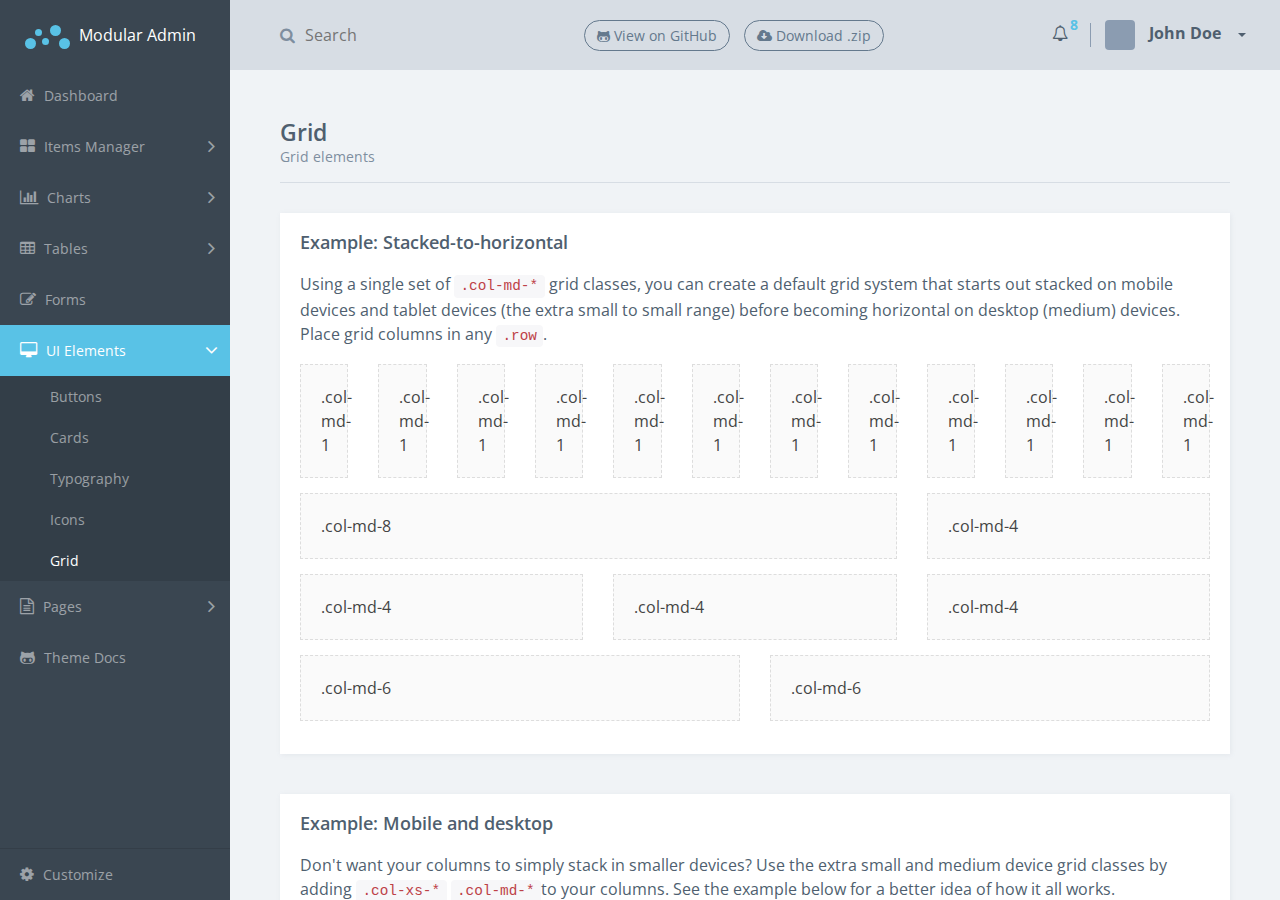
<file: resources/views/html/grid.html>
<!doctype html>
<html class="no-js" lang="en">

    <head>
        <meta charset="utf-8">
        <meta http-equiv="x-ua-compatible" content="ie=edge">
        <title> ModularAdmin - Free Dashboard Theme | HTML Version </title>
        <meta name="description" content="">
        <meta name="viewport" content="width=device-width, initial-scale=1">
        <link rel="apple-touch-icon" href="apple-touch-icon.png">
        <!-- Place favicon.ico in the root directory -->
        <link rel="stylesheet" href="css/vendor.css">
        <!-- Theme initialization -->
        <script>
            var themeSettings = (localStorage.getItem('themeSettings')) ? JSON.parse(localStorage.getItem('themeSettings')) :
            {};
            var themeName = themeSettings.themeName || '';
            if (themeName)
            {
                document.write('<link rel="stylesheet" id="theme-style" href="css/app-' + themeName + '.css">');
            }
            else
            {
                document.write('<link rel="stylesheet" id="theme-style" href="css/app.css">');
            }
        </script>
    </head>

    <body>
        <div class="main-wrapper">
            <div class="app" id="app">
                <header class="header">
                    <div class="header-block header-block-collapse hidden-lg-up"> <button class="collapse-btn" id="sidebar-collapse-btn">
    			<i class="fa fa-bars"></i>
    		</button> </div>
                    <div class="header-block header-block-search hidden-sm-down">
                        <form role="search">
                            <div class="input-container"> <i class="fa fa-search"></i> <input type="search" placeholder="Search">
                                <div class="underline"></div>
                            </div>
                        </form>
                    </div>
                    <div class="header-block header-block-buttons">
                        <a href="https://github.com/modularcode/modular-admin-html" class="btn btn-oval btn-sm rounded-s header-btn"> <i class="fa fa-github-alt"></i> View on GitHub </a>
                        <a href="https://github.com/modularcode/modular-admin-html/releases/download/v1.0.1/modular-admin-html-1.0.1.zip" class="btn btn-oval btn-sm rounded-s header-btn"> <i class="fa fa-cloud-download"></i> Download .zip </a>
                    </div>
                    <div class="header-block header-block-nav">
                        <ul class="nav-profile">
                            <li class="notifications new">
                                <a href="" data-toggle="dropdown"> <i class="fa fa-bell-o"></i> <sup>
    			      <span class="counter">8</span>
    			    </sup> </a>
                                <div class="dropdown-menu notifications-dropdown-menu">
                                    <ul class="notifications-container">
                                        <li>
                                            <a href="" class="notification-item">
                                                <div class="img-col">
                                                    <div class="img" style="background-image: url('assets/faces/3.jpg')"></div>
                                                </div>
                                                <div class="body-col">
                                                    <p> <span class="accent">Zack Alien</span> pushed new commit: <span class="accent">Fix page load performance issue</span>. </p>
                                                </div>
                                            </a>
                                        </li>
                                        <li>
                                            <a href="" class="notification-item">
                                                <div class="img-col">
                                                    <div class="img" style="background-image: url('assets/faces/5.jpg')"></div>
                                                </div>
                                                <div class="body-col">
                                                    <p> <span class="accent">Amaya Hatsumi</span> started new task: <span class="accent">Dashboard UI design.</span>. </p>
                                                </div>
                                            </a>
                                        </li>
                                        <li>
                                            <a href="" class="notification-item">
                                                <div class="img-col">
                                                    <div class="img" style="background-image: url('assets/faces/8.jpg')"></div>
                                                </div>
                                                <div class="body-col">
                                                    <p> <span class="accent">Andy Nouman</span> deployed new version of <span class="accent">NodeJS REST Api V3</span> </p>
                                                </div>
                                            </a>
                                        </li>
                                    </ul>
                                    <footer>
                                        <ul>
                                            <li> <a href="">
    			            View All
    			          </a> </li>
                                        </ul>
                                    </footer>
                                </div>
                            </li>
                            <li class="profile dropdown">
                                <a class="nav-link dropdown-toggle" data-toggle="dropdown" href="#" role="button" aria-haspopup="true" aria-expanded="false">
                                    <div class="img" style="background-image: url('https://avatars3.githubusercontent.com/u/3959008?v=3&s=40')"> </div> <span class="name">
    			      John Doe
    			    </span> </a>
                                <div class="dropdown-menu profile-dropdown-menu" aria-labelledby="dropdownMenu1">
                                    <a class="dropdown-item" href="#"> <i class="fa fa-user icon"></i> Profile </a>
                                    <a class="dropdown-item" href="#"> <i class="fa fa-bell icon"></i> Notifications </a>
                                    <a class="dropdown-item" href="#"> <i class="fa fa-gear icon"></i> Settings </a>
                                    <div class="dropdown-divider"></div>
                                    <a class="dropdown-item" href="login.html"> <i class="fa fa-power-off icon"></i> Logout </a>
                                </div>
                            </li>
                        </ul>
                    </div>
                </header>
                <aside class="sidebar">
                    <div class="sidebar-container">
                        <div class="sidebar-header">
                            <div class="brand">
                                <div class="logo"> <span class="l l1"></span> <span class="l l2"></span> <span class="l l3"></span> <span class="l l4"></span> <span class="l l5"></span> </div> Modular Admin </div>
                        </div>
                        <nav class="menu">
                            <ul class="nav metismenu" id="sidebar-menu">
                                <li>
                                    <a href="index.html"> <i class="fa fa-home"></i> Dashboard </a>
                                </li>
                                <li>
                                    <a href=""> <i class="fa fa-th-large"></i> Items Manager <i class="fa arrow"></i> </a>
                                    <ul>
                                        <li> <a href="items-list.html">
    								Items List
    							</a> </li>
                                        <li> <a href="item-editor.html">
    								Item Editor
    							</a> </li>
                                    </ul>
                                </li>
                                <li>
                                    <a href=""> <i class="fa fa-bar-chart"></i> Charts <i class="fa arrow"></i> </a>
                                    <ul>
                                        <li> <a href="charts-flot.html">
    								Flot Charts
    							</a> </li>
                                        <li> <a href="charts-morris.html">
    								Morris Charts
    							</a> </li>
                                    </ul>
                                </li>
                                <li>
                                    <a href=""> <i class="fa fa-table"></i> Tables <i class="fa arrow"></i> </a>
                                    <ul>
                                        <li> <a href="static-tables.html">
    								Static Tables
    							</a> </li>
                                        <li> <a href="responsive-tables.html">
    								Responsive Tables
    							</a> </li>
                                    </ul>
                                </li>
                                <li>
                                    <a href="forms.html"> <i class="fa fa-pencil-square-o"></i> Forms </a>
                                </li>
                                <li class="active open">
                                    <a href=""> <i class="fa fa-desktop"></i> UI Elements <i class="fa arrow"></i> </a>
                                    <ul>
                                        <li> <a href="buttons.html">
    								Buttons
    							</a> </li>
                                        <li> <a href="cards.html">
    								Cards
    							</a> </li>
                                        <li> <a href="typography.html">
    								Typography
    							</a> </li>
                                        <li> <a href="icons.html">
    								Icons
    							</a> </li>
                                        <li class="active"> <a href="grid.html">
    								Grid
    							</a> </li>
                                    </ul>
                                </li>
                                <li>
                                    <a href=""> <i class="fa fa-file-text-o"></i> Pages <i class="fa arrow"></i> </a>
                                    <ul>
                                        <li> <a href="login.html">
    								Login
    							</a> </li>
                                        <li> <a href="signup.html">
    								Sign Up
    							</a> </li>
                                        <li> <a href="reset.html">
    								Reset
    							</a> </li>
                                        <li> <a href="error-404.html">
    								Error 404 App
    							</a> </li>
                                        <li> <a href="error-404-alt.html">
    								Error 404 Global
    							</a> </li>
                                        <li> <a href="error-500.html">
    								Error 500 App
    							</a> </li>
                                        <li> <a href="error-500-alt.html">
    								Error 500 Global
    							</a> </li>
                                    </ul>
                                </li>
                                <li>
                                    <a href="https://github.com/modularcode/modular-admin-html"> <i class="fa fa-github-alt"></i> Theme Docs </a>
                                </li>
                            </ul>
                        </nav>
                    </div>
                    <footer class="sidebar-footer">
                        <ul class="nav metismenu" id="customize-menu">
                            <li>
                                <ul>
                                    <li class="customize">
                                        <div class="customize-item">
                                            <div class="row customize-header">
                                                <div class="col-xs-4"> </div>
                                                <div class="col-xs-4"> <label class="title">fixed</label> </div>
                                                <div class="col-xs-4"> <label class="title">static</label> </div>
                                            </div>
                                            <div class="row hidden-md-down">
                                                <div class="col-xs-4"> <label class="title">Sidebar:</label> </div>
                                                <div class="col-xs-4"> <label>
    				                        <input class="radio" type="radio" name="sidebarPosition" value="sidebar-fixed" >
    				                        <span></span>
    				                    </label> </div>
                                                <div class="col-xs-4"> <label>
    				                        <input class="radio" type="radio" name="sidebarPosition" value="">
    				                        <span></span>
    				                    </label> </div>
                                            </div>
                                            <div class="row">
                                                <div class="col-xs-4"> <label class="title">Header:</label> </div>
                                                <div class="col-xs-4"> <label>
    				                        <input class="radio" type="radio" name="headerPosition" value="header-fixed">
    				                        <span></span>
    				                    </label> </div>
                                                <div class="col-xs-4"> <label>
    				                        <input class="radio" type="radio" name="headerPosition" value="">
    				                        <span></span>
    				                    </label> </div>
                                            </div>
                                            <div class="row">
                                                <div class="col-xs-4"> <label class="title">Footer:</label> </div>
                                                <div class="col-xs-4"> <label>
    				                        <input class="radio" type="radio" name="footerPosition" value="footer-fixed">
    				                        <span></span>
    				                    </label> </div>
                                                <div class="col-xs-4"> <label>
    				                        <input class="radio" type="radio" name="footerPosition" value="">
    				                        <span></span>
    				                    </label> </div>
                                            </div>
                                        </div>
                                        <div class="customize-item">
                                            <ul class="customize-colors">
                                                <li> <span class="color-item color-red" data-theme="red"></span> </li>
                                                <li> <span class="color-item color-orange" data-theme="orange"></span> </li>
                                                <li> <span class="color-item color-green" data-theme="green"></span> </li>
                                                <li> <span class="color-item color-seagreen" data-theme="seagreen"></span> </li>
                                                <li> <span class="color-item color-blue active" data-theme=""></span> </li>
                                                <li> <span class="color-item color-purple" data-theme="purple"></span> </li>
                                            </ul>
                                        </div>
                                    </li>
                                </ul>
                                <a href=""> <i class="fa fa-cog"></i> Customize </a>
                            </li>
                        </ul>
                    </footer>
                </aside>
                <div class="sidebar-overlay" id="sidebar-overlay"></div>
                <article class="content grid-page">
                    <div class="title-block">
                        <h3 class="title">
		Grid
	</h3>
                        <p class="title-description"> Grid elements </p>
                    </div>
                    <section class="section">
                        <div class="row sameheight-container">
                            <div class="col-md-12">
                                <div class="card sameheight-item">
                                    <div class="card-block">
                                        <div class="card-title-block">
                                            <h3 class="title">
							Example: Stacked-to-horizontal
						</h3> </div>
                                        <section class="section">
                                            <p>Using a single set of <code>.col-md-*</code> grid classes, you can create a default grid system that starts out stacked on mobile devices and tablet devices (the extra small to small range) before becoming horizontal
                                                on desktop (medium) devices. Place grid columns in any <code>.row</code>.</p>
                                            <div class="row">
                                                <div class="col-md-1">
                                                    <div class="box-placeholder">.col-md-1</div>
                                                </div>
                                                <div class="col-md-1">
                                                    <div class="box-placeholder">.col-md-1</div>
                                                </div>
                                                <div class="col-md-1">
                                                    <div class="box-placeholder">.col-md-1</div>
                                                </div>
                                                <div class="col-md-1">
                                                    <div class="box-placeholder">.col-md-1</div>
                                                </div>
                                                <div class="col-md-1">
                                                    <div class="box-placeholder">.col-md-1</div>
                                                </div>
                                                <div class="col-md-1">
                                                    <div class="box-placeholder">.col-md-1</div>
                                                </div>
                                                <div class="col-md-1">
                                                    <div class="box-placeholder">.col-md-1</div>
                                                </div>
                                                <div class="col-md-1">
                                                    <div class="box-placeholder">.col-md-1</div>
                                                </div>
                                                <div class="col-md-1">
                                                    <div class="box-placeholder">.col-md-1</div>
                                                </div>
                                                <div class="col-md-1">
                                                    <div class="box-placeholder">.col-md-1</div>
                                                </div>
                                                <div class="col-md-1">
                                                    <div class="box-placeholder">.col-md-1</div>
                                                </div>
                                                <div class="col-md-1">
                                                    <div class="box-placeholder">.col-md-1</div>
                                                </div>
                                            </div>
                                            <div class="row">
                                                <div class="col-md-8">
                                                    <div class="box-placeholder">.col-md-8</div>
                                                </div>
                                                <div class="col-md-4">
                                                    <div class="box-placeholder">.col-md-4</div>
                                                </div>
                                            </div>
                                            <div class="row">
                                                <div class="col-md-4">
                                                    <div class="box-placeholder">.col-md-4</div>
                                                </div>
                                                <div class="col-md-4">
                                                    <div class="box-placeholder">.col-md-4</div>
                                                </div>
                                                <div class="col-md-4">
                                                    <div class="box-placeholder">.col-md-4</div>
                                                </div>
                                            </div>
                                            <div class="row">
                                                <div class="col-md-6">
                                                    <div class="box-placeholder">.col-md-6</div>
                                                </div>
                                                <div class="col-md-6">
                                                    <div class="box-placeholder">.col-md-6</div>
                                                </div>
                                            </div>
                                        </section>
                                    </div>
                                </div>
                            </div>
                        </div>
                    </section>
                    <section class="section">
                        <div class="row sameheight-container">
                            <div class="col-md-12">
                                <div class="card sameheight-item">
                                    <div class="card-block">
                                        <div class="card-title-block">
                                            <h3 class="title">
							Example: Mobile and desktop
						</h3> </div>
                                        <section class="section">
                                            <p>Don't want your columns to simply stack in smaller devices? Use the extra small and medium device grid classes by adding <code>.col-xs-*</code> <code>.col-md-*</code>to your columns. See the example below for
                                                a better idea of how it all works.</p>
                                            <div class="row">
                                                <div class="col-xs-12 col-md-8">
                                                    <div class="box-placeholder">.col-xs-12 .col-md-8</div>
                                                </div>
                                                <div class="col-xs-6 col-md-4">
                                                    <div class="box-placeholder">.col-xs-6 .col-md-4</div>
                                                </div>
                                            </div>
                                            <div class="row">
                                                <div class="col-xs-6 col-md-4">
                                                    <div class="box-placeholder">.col-xs-6 .col-md-4</div>
                                                </div>
                                                <div class="col-xs-6 col-md-4">
                                                    <div class="box-placeholder">.col-xs-6 .col-md-4</div>
                                                </div>
                                                <div class="col-xs-6 col-md-4">
                                                    <div class="box-placeholder">.col-xs-6 .col-md-4</div>
                                                </div>
                                            </div>
                                            <div class="row">
                                                <div class="col-xs-6">
                                                    <div class="box-placeholder">.col-xs-6</div>
                                                </div>
                                                <div class="col-xs-6">
                                                    <div class="box-placeholder">.col-xs-6</div>
                                                </div>
                                            </div>
                                        </section>
                                    </div>
                                </div>
                            </div>
                        </div>
                    </section>
                    <section class="section">
                        <div class="row sameheight-container">
                            <div class="col-md-12">
                                <div class="card sameheight-item">
                                    <div class="card-block">
                                        <div class="card-title-block">
                                            <h3 class="title">
							Example: Mobile, tablet, desktops
						</h3> </div>
                                        <section class="section">
                                            <p>Build on the previous example by creating even more dynamic and powerful layouts with tablet <code>.col-sm-*</code>classes.</p>
                                            <div class="row">
                                                <div class="col-xs-12 col-sm-6 col-md-8">
                                                    <div class="box-placeholder">.col-xs-12 .col-sm-6 .col-md-8</div>
                                                </div>
                                                <div class="col-xs-6 col-md-4">
                                                    <div class="box-placeholder">.col-xs-6 .col-md-4</div>
                                                </div>
                                            </div>
                                            <div class="row">
                                                <div class="col-xs-6 col-sm-4">
                                                    <div class="box-placeholder">.col-xs-6 .col-sm-4</div>
                                                </div>
                                                <div class="col-xs-6 col-sm-4">
                                                    <div class="box-placeholder">.col-xs-6 .col-sm-4</div>
                                                </div>
                                                <div class="clearfix visible-xs">
                                                    <div class="box-placeholder"></div>
                                                </div>
                                                <div class="col-xs-6 col-sm-4">
                                                    <div class="box-placeholder">.col-xs-6 .col-sm-4</div>
                                                </div>
                                            </div>
                                        </section>
                                    </div>
                                </div>
                            </div>
                        </div>
                    </section>
                    <section class="section">
                        <div class="row sameheight-container">
                            <div class="col-md-12">
                                <div class="card sameheight-item">
                                    <div class="card-block">
                                        <div class="card-title-block">
                                            <h3 class="title">
							Responsive column resets
						</h3> </div>
                                        <section class="section">
                                            <p>With the four tiers of grids available you're bound to run into issues where, at certain breakpoints, your columns don't clear quite right as one is taller than the other. To fix that, use a combination of a
                                                <code>.clearfix</code>and our <a href="#responsive-utilities">responsive utility classes</a>.</p>
                                            <div class="row">
                                                <div class="col-xs-6 col-sm-3">
                                                    <div class="box-placeholder">.col-xs-6 .col-sm-3 <br>Resize your viewport or check it out on your phone for an example.</div>
                                                </div>
                                                <div class="col-xs-6 col-sm-3">
                                                    <div class="box-placeholder">.col-xs-6 .col-sm-3</div>
                                                </div>
                                                <div class="clearfix visible-xs"></div>
                                                <div class="col-xs-6 col-sm-3">
                                                    <div class="box-placeholder">.col-xs-6 .col-sm-3</div>
                                                </div>
                                                <div class="col-xs-6 col-sm-3">
                                                    <div class="box-placeholder">.col-xs-6 .col-sm-3</div>
                                                </div>
                                            </div>
                                        </section>
                                    </div>
                                </div>
                            </div>
                        </div>
                    </section>
                    <section class="section">
                        <div class="row sameheight-container">
                            <div class="col-md-12">
                                <div class="card sameheight-item">
                                    <div class="card-block">
                                        <div class="card-title-block">
                                            <h3 class="title">
							Offsetting columns
						</h3> </div>
                                        <section class="section">
                                            <p>Move columns to the right using <code>.col-md-offset-*</code>classes. These classes increase the left margin of a column by <code>*</code>columns. For example, <code>.col-md-offset-4</code>moves <code>.col-md-4</code>over
                                                four columns.</p>
                                            <div class="row">
                                                <div class="col-md-4">
                                                    <div class="box-placeholder">.col-md-4</div>
                                                </div>
                                                <div class="col-md-4 col-md-offset-4">
                                                    <div class="box-placeholder">.col-md-4 .col-md-offset-4</div>
                                                </div>
                                            </div>
                                            <div class="row">
                                                <div class="col-md-3 col-md-offset-3">
                                                    <div class="box-placeholder">.col-md-3 .col-md-offset-3</div>
                                                </div>
                                                <div class="col-md-3 col-md-offset-3">
                                                    <div class="box-placeholder">.col-md-3 .col-md-offset-3</div>
                                                </div>
                                            </div>
                                            <div class="row">
                                                <div class="col-md-6 col-md-offset-3">
                                                    <div class="box-placeholder">.col-md-6 .col-md-offset-3</div>
                                                </div>
                                            </div>
                                        </section>
                                    </div>
                                </div>
                            </div>
                        </div>
                    </section>
                    <section class="section">
                        <div class="row sameheight-container">
                            <div class="col-md-12">
                                <div class="card sameheight-item">
                                    <div class="card-block">
                                        <div class="card-title-block">
                                            <h3 class="title">
							Nesting columns
						</h3> </div>
                                        <section class="section">
                                            <p>To nest your content with the default grid, add a new <code>.row</code>and set of <code>.col-md-*</code>columns within an existing <code>.col-md-*</code>column. Nested rows should include a set of columns that
                                                add up to 12.</p>
                                            <div class="row">
                                                <div class="col-md-9">
                                                    <div class="box-placeholder">Level 1: .col-md-9
                                                        <div class="row">
                                                            <div class="col-md-6">
                                                                <div class="box-placeholder">Level 2: .col-md-6</div>
                                                            </div>
                                                            <div class="col-md-6">
                                                                <div class="box-placeholder">Level 2: .col-md-6</div>
                                                            </div>
                                                        </div>
                                                    </div>
                                                </div>
                                            </div>
                                        </section>
                                    </div>
                                </div>
                            </div>
                        </div>
                    </section>
                    <section class="section">
                        <div class="row sameheight-container">
                            <div class="col-md-12">
                                <div class="card sameheight-item">
                                    <div class="card-block">
                                        <div class="card-title-block">
                                            <h3 class="title">
							Column ordering
						</h3> </div>
                                        <section class="section">
                                            <p>Easily change the order of our built-in grid columns with <code>.col-md-push-*</code>and <code>.col-md-pull-*</code>modifier classes.</p>
                                            <div class="row">
                                                <div class="col-md-9 col-md-push-3">
                                                    <div class="box-placeholder">.col-md-9 .col-md-push-3</div>
                                                </div>
                                                <div class="col-md-3 col-md-pull-9">
                                                    <div class="box-placeholder">.col-md-3 .col-md-pull-9</div>
                                                </div>
                                            </div>
                                        </section>
                                    </div>
                                </div>
                            </div>
                        </div>
                    </section>
                </article>
                <footer class="footer">
                    <div class="footer-block buttons"> <iframe class="footer-github-btn" src="https://ghbtns.com/github-btn.html?user=modularcode&repo=modular-admin-html&type=star&count=true" frameborder="0" scrolling="0" width="140px" height="20px"></iframe> </div>
                    <div class="footer-block author">
                        <ul>
                            <li> created by <a href="https://github.com/modularcode">ModularCode</a> </li>
                            <li> <a href="https://github.com/modularcode/modular-admin-html#get-in-touch">get in touch</a> </li>
                        </ul>
                    </div>
                </footer>
                <div class="modal fade" id="modal-media">
                    <div class="modal-dialog modal-lg">
                        <div class="modal-content">
                            <div class="modal-header"> <button type="button" class="close" data-dismiss="modal" aria-label="Close">
    					<span aria-hidden="true">&times;</span>
    					<span class="sr-only">Close</span>
    				</button>
                                <h4 class="modal-title">Media Library</h4> </div>
                            <div class="modal-body modal-tab-container">
                                <ul class="nav nav-tabs modal-tabs" role="tablist">
                                    <li class="nav-item"> <a class="nav-link" href="#gallery" data-toggle="tab" role="tab">Gallery</a> </li>
                                    <li class="nav-item"> <a class="nav-link active" href="#upload" data-toggle="tab" role="tab">Upload</a> </li>
                                </ul>
                                <div class="tab-content modal-tab-content">
                                    <div class="tab-pane fade" id="gallery" role="tabpanel">
                                        <div class="images-container">
                                            <div class="row"> </div>
                                        </div>
                                    </div>
                                    <div class="tab-pane fade active in" id="upload" role="tabpanel">
                                        <div class="upload-container">
                                            <div id="dropzone">
                                                <form action="/" method="POST" enctype="multipart/form-data" class="dropzone needsclick dz-clickable" id="demo-upload">
                                                    <div class="dz-message-block">
                                                        <div class="dz-message needsclick"> Drop files here or click to upload. </div>
                                                    </div>
                                                </form>
                                            </div>
                                        </div>
                                    </div>
                                </div>
                            </div>
                            <div class="modal-footer"> <button type="button" class="btn btn-secondary" data-dismiss="modal">Close</button> <button type="button" class="btn btn-primary">Insert Selected</button> </div>
                        </div>
                        <!-- /.modal-content -->
                    </div>
                    <!-- /.modal-dialog -->
                </div>
                <!-- /.modal -->
                <div class="modal fade" id="confirm-modal">
                    <div class="modal-dialog" role="document">
                        <div class="modal-content">
                            <div class="modal-header"> <button type="button" class="close" data-dismiss="modal" aria-label="Close">
    					<span aria-hidden="true">&times;</span>
    				</button>
                                <h4 class="modal-title"><i class="fa fa-warning"></i> Alert</h4> </div>
                            <div class="modal-body">
                                <p>Are you sure want to do this?</p>
                            </div>
                            <div class="modal-footer"> <button type="button" class="btn btn-primary" data-dismiss="modal">Yes</button> <button type="button" class="btn btn-secondary" data-dismiss="modal">No</button> </div>
                        </div>
                        <!-- /.modal-content -->
                    </div>
                    <!-- /.modal-dialog -->
                </div>
                <!-- /.modal -->
            </div>
        </div>
        <!-- Reference block for JS -->
        <div class="ref" id="ref">
            <div class="color-primary"></div>
            <div class="chart">
                <div class="color-primary"></div>
                <div class="color-secondary"></div>
            </div>
        </div>
        <script src="js/vendor.js"></script>
        <script src="js/app.js"></script>
    </body>

</html>
</file>
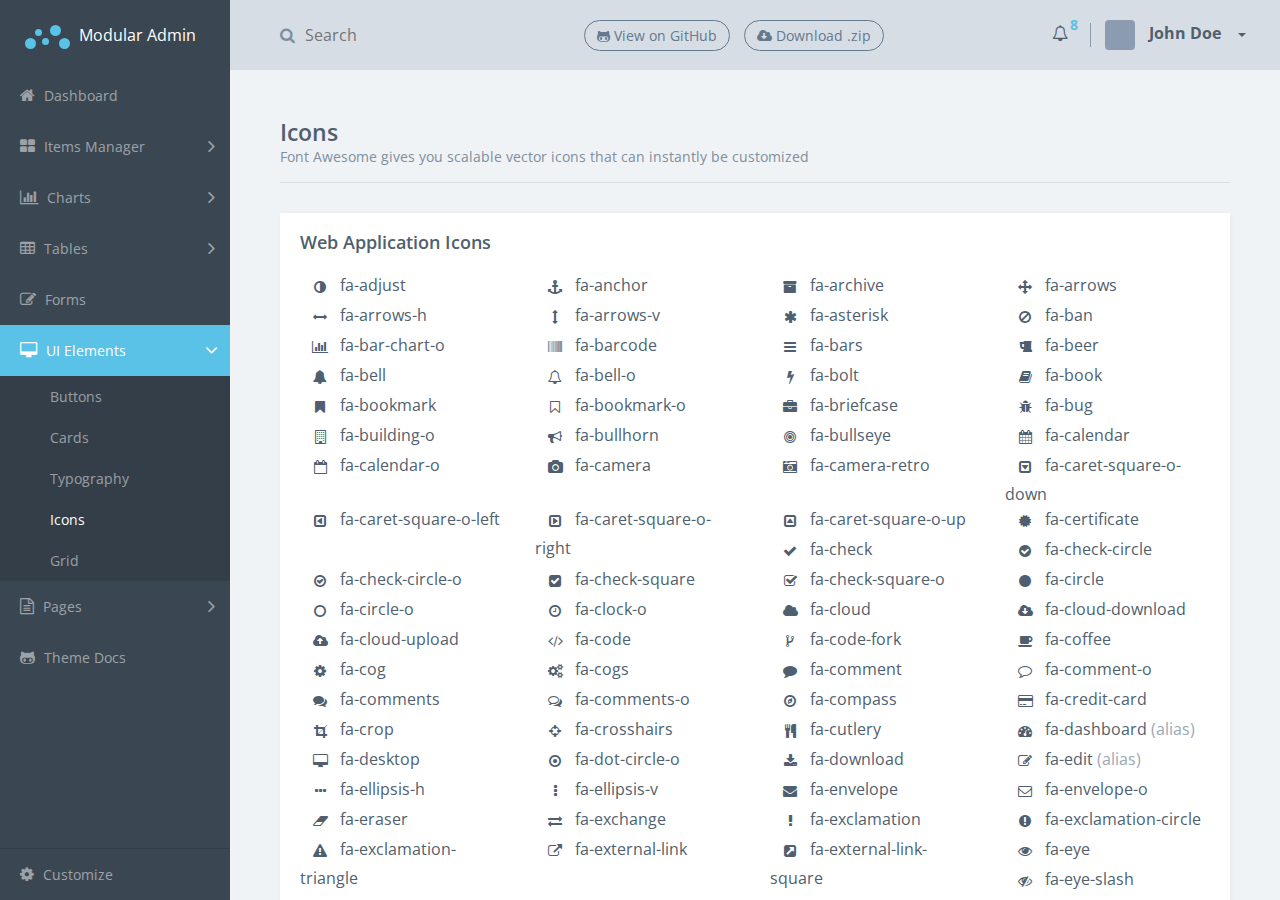
<file: resources/views/html/icons.html>
<!doctype html>
<html class="no-js" lang="en">

    <head>
        <meta charset="utf-8">
        <meta http-equiv="x-ua-compatible" content="ie=edge">
        <title> ModularAdmin - Free Dashboard Theme | HTML Version </title>
        <meta name="description" content="">
        <meta name="viewport" content="width=device-width, initial-scale=1">
        <link rel="apple-touch-icon" href="apple-touch-icon.png">
        <!-- Place favicon.ico in the root directory -->
        <link rel="stylesheet" href="css/vendor.css">
        <!-- Theme initialization -->
        <script>
            var themeSettings = (localStorage.getItem('themeSettings')) ? JSON.parse(localStorage.getItem('themeSettings')) :
            {};
            var themeName = themeSettings.themeName || '';
            if (themeName)
            {
                document.write('<link rel="stylesheet" id="theme-style" href="css/app-' + themeName + '.css">');
            }
            else
            {
                document.write('<link rel="stylesheet" id="theme-style" href="css/app.css">');
            }
        </script>
    </head>

    <body>
        <div class="main-wrapper">
            <div class="app" id="app">
                <header class="header">
                    <div class="header-block header-block-collapse hidden-lg-up"> <button class="collapse-btn" id="sidebar-collapse-btn">
    			<i class="fa fa-bars"></i>
    		</button> </div>
                    <div class="header-block header-block-search hidden-sm-down">
                        <form role="search">
                            <div class="input-container"> <i class="fa fa-search"></i> <input type="search" placeholder="Search">
                                <div class="underline"></div>
                            </div>
                        </form>
                    </div>
                    <div class="header-block header-block-buttons">
                        <a href="https://github.com/modularcode/modular-admin-html" class="btn btn-oval btn-sm rounded-s header-btn"> <i class="fa fa-github-alt"></i> View on GitHub </a>
                        <a href="https://github.com/modularcode/modular-admin-html/releases/download/v1.0.1/modular-admin-html-1.0.1.zip" class="btn btn-oval btn-sm rounded-s header-btn"> <i class="fa fa-cloud-download"></i> Download .zip </a>
                    </div>
                    <div class="header-block header-block-nav">
                        <ul class="nav-profile">
                            <li class="notifications new">
                                <a href="" data-toggle="dropdown"> <i class="fa fa-bell-o"></i> <sup>
    			      <span class="counter">8</span>
    			    </sup> </a>
                                <div class="dropdown-menu notifications-dropdown-menu">
                                    <ul class="notifications-container">
                                        <li>
                                            <a href="" class="notification-item">
                                                <div class="img-col">
                                                    <div class="img" style="background-image: url('assets/faces/3.jpg')"></div>
                                                </div>
                                                <div class="body-col">
                                                    <p> <span class="accent">Zack Alien</span> pushed new commit: <span class="accent">Fix page load performance issue</span>. </p>
                                                </div>
                                            </a>
                                        </li>
                                        <li>
                                            <a href="" class="notification-item">
                                                <div class="img-col">
                                                    <div class="img" style="background-image: url('assets/faces/5.jpg')"></div>
                                                </div>
                                                <div class="body-col">
                                                    <p> <span class="accent">Amaya Hatsumi</span> started new task: <span class="accent">Dashboard UI design.</span>. </p>
                                                </div>
                                            </a>
                                        </li>
                                        <li>
                                            <a href="" class="notification-item">
                                                <div class="img-col">
                                                    <div class="img" style="background-image: url('assets/faces/8.jpg')"></div>
                                                </div>
                                                <div class="body-col">
                                                    <p> <span class="accent">Andy Nouman</span> deployed new version of <span class="accent">NodeJS REST Api V3</span> </p>
                                                </div>
                                            </a>
                                        </li>
                                    </ul>
                                    <footer>
                                        <ul>
                                            <li> <a href="">
    			            View All
    			          </a> </li>
                                        </ul>
                                    </footer>
                                </div>
                            </li>
                            <li class="profile dropdown">
                                <a class="nav-link dropdown-toggle" data-toggle="dropdown" href="#" role="button" aria-haspopup="true" aria-expanded="false">
                                    <div class="img" style="background-image: url('https://avatars3.githubusercontent.com/u/3959008?v=3&s=40')"> </div> <span class="name">
    			      John Doe
    			    </span> </a>
                                <div class="dropdown-menu profile-dropdown-menu" aria-labelledby="dropdownMenu1">
                                    <a class="dropdown-item" href="#"> <i class="fa fa-user icon"></i> Profile </a>
                                    <a class="dropdown-item" href="#"> <i class="fa fa-bell icon"></i> Notifications </a>
                                    <a class="dropdown-item" href="#"> <i class="fa fa-gear icon"></i> Settings </a>
                                    <div class="dropdown-divider"></div>
                                    <a class="dropdown-item" href="login.html"> <i class="fa fa-power-off icon"></i> Logout </a>
                                </div>
                            </li>
                        </ul>
                    </div>
                </header>
                <aside class="sidebar">
                    <div class="sidebar-container">
                        <div class="sidebar-header">
                            <div class="brand">
                                <div class="logo"> <span class="l l1"></span> <span class="l l2"></span> <span class="l l3"></span> <span class="l l4"></span> <span class="l l5"></span> </div> Modular Admin </div>
                        </div>
                        <nav class="menu">
                            <ul class="nav metismenu" id="sidebar-menu">
                                <li>
                                    <a href="index.html"> <i class="fa fa-home"></i> Dashboard </a>
                                </li>
                                <li>
                                    <a href=""> <i class="fa fa-th-large"></i> Items Manager <i class="fa arrow"></i> </a>
                                    <ul>
                                        <li> <a href="items-list.html">
    								Items List
    							</a> </li>
                                        <li> <a href="item-editor.html">
    								Item Editor
    							</a> </li>
                                    </ul>
                                </li>
                                <li>
                                    <a href=""> <i class="fa fa-bar-chart"></i> Charts <i class="fa arrow"></i> </a>
                                    <ul>
                                        <li> <a href="charts-flot.html">
    								Flot Charts
    							</a> </li>
                                        <li> <a href="charts-morris.html">
    								Morris Charts
    							</a> </li>
                                    </ul>
                                </li>
                                <li>
                                    <a href=""> <i class="fa fa-table"></i> Tables <i class="fa arrow"></i> </a>
                                    <ul>
                                        <li> <a href="static-tables.html">
    								Static Tables
    							</a> </li>
                                        <li> <a href="responsive-tables.html">
    								Responsive Tables
    							</a> </li>
                                    </ul>
                                </li>
                                <li>
                                    <a href="forms.html"> <i class="fa fa-pencil-square-o"></i> Forms </a>
                                </li>
                                <li class="active open">
                                    <a href=""> <i class="fa fa-desktop"></i> UI Elements <i class="fa arrow"></i> </a>
                                    <ul>
                                        <li> <a href="buttons.html">
    								Buttons
    							</a> </li>
                                        <li> <a href="cards.html">
    								Cards
    							</a> </li>
                                        <li> <a href="typography.html">
    								Typography
    							</a> </li>
                                        <li class="active"> <a href="icons.html">
    								Icons
    							</a> </li>
                                        <li> <a href="grid.html">
    								Grid
    							</a> </li>
                                    </ul>
                                </li>
                                <li>
                                    <a href=""> <i class="fa fa-file-text-o"></i> Pages <i class="fa arrow"></i> </a>
                                    <ul>
                                        <li> <a href="login.html">
    								Login
    							</a> </li>
                                        <li> <a href="signup.html">
    								Sign Up
    							</a> </li>
                                        <li> <a href="reset.html">
    								Reset
    							</a> </li>
                                        <li> <a href="error-404.html">
    								Error 404 App
    							</a> </li>
                                        <li> <a href="error-404-alt.html">
    								Error 404 Global
    							</a> </li>
                                        <li> <a href="error-500.html">
    								Error 500 App
    							</a> </li>
                                        <li> <a href="error-500-alt.html">
    								Error 500 Global
    							</a> </li>
                                    </ul>
                                </li>
                                <li>
                                    <a href="https://github.com/modularcode/modular-admin-html"> <i class="fa fa-github-alt"></i> Theme Docs </a>
                                </li>
                            </ul>
                        </nav>
                    </div>
                    <footer class="sidebar-footer">
                        <ul class="nav metismenu" id="customize-menu">
                            <li>
                                <ul>
                                    <li class="customize">
                                        <div class="customize-item">
                                            <div class="row customize-header">
                                                <div class="col-xs-4"> </div>
                                                <div class="col-xs-4"> <label class="title">fixed</label> </div>
                                                <div class="col-xs-4"> <label class="title">static</label> </div>
                                            </div>
                                            <div class="row hidden-md-down">
                                                <div class="col-xs-4"> <label class="title">Sidebar:</label> </div>
                                                <div class="col-xs-4"> <label>
    				                        <input class="radio" type="radio" name="sidebarPosition" value="sidebar-fixed" >
    				                        <span></span>
    				                    </label> </div>
                                                <div class="col-xs-4"> <label>
    				                        <input class="radio" type="radio" name="sidebarPosition" value="">
    				                        <span></span>
    				                    </label> </div>
                                            </div>
                                            <div class="row">
                                                <div class="col-xs-4"> <label class="title">Header:</label> </div>
                                                <div class="col-xs-4"> <label>
    				                        <input class="radio" type="radio" name="headerPosition" value="header-fixed">
    				                        <span></span>
    				                    </label> </div>
                                                <div class="col-xs-4"> <label>
    				                        <input class="radio" type="radio" name="headerPosition" value="">
    				                        <span></span>
    				                    </label> </div>
                                            </div>
                                            <div class="row">
                                                <div class="col-xs-4"> <label class="title">Footer:</label> </div>
                                                <div class="col-xs-4"> <label>
    				                        <input class="radio" type="radio" name="footerPosition" value="footer-fixed">
    				                        <span></span>
    				                    </label> </div>
                                                <div class="col-xs-4"> <label>
    				                        <input class="radio" type="radio" name="footerPosition" value="">
    				                        <span></span>
    				                    </label> </div>
                                            </div>
                                        </div>
                                        <div class="customize-item">
                                            <ul class="customize-colors">
                                                <li> <span class="color-item color-red" data-theme="red"></span> </li>
                                                <li> <span class="color-item color-orange" data-theme="orange"></span> </li>
                                                <li> <span class="color-item color-green" data-theme="green"></span> </li>
                                                <li> <span class="color-item color-seagreen" data-theme="seagreen"></span> </li>
                                                <li> <span class="color-item color-blue active" data-theme=""></span> </li>
                                                <li> <span class="color-item color-purple" data-theme="purple"></span> </li>
                                            </ul>
                                        </div>
                                    </li>
                                </ul>
                                <a href=""> <i class="fa fa-cog"></i> Customize </a>
                            </li>
                        </ul>
                    </footer>
                </aside>
                <div class="sidebar-overlay" id="sidebar-overlay"></div>
                <article class="content icons-page">
                    <div class="title-block">
                        <h3 class="title">
		Icons
	</h3>
                        <p class="title-description"> Font Awesome gives you scalable vector icons that can instantly be customized </p>
                    </div>
                    <section class="section">
                        <div class="row">
                            <div class="col-md-12">
                                <div class="card">
                                    <div class="card-block">
                                        <div class="card-title-block">
                                            <h3 class="title">
							Web Application Icons
						</h3> </div>
                                        <section class="section">
                                            <div class="row list-icon">
                                                <div class="col-md-3 col-sm-4"> <em class="fa fa-adjust"></em>fa-adjust</div>
                                                <div class="col-md-3 col-sm-4"> <em class="fa fa-anchor"></em>fa-anchor</div>
                                                <div class="col-md-3 col-sm-4"> <em class="fa fa-archive"></em>fa-archive</div>
                                                <div class="col-md-3 col-sm-4"> <em class="fa fa-arrows"></em>fa-arrows</div>
                                                <div class="col-md-3 col-sm-4"> <em class="fa fa-arrows-h"></em>fa-arrows-h</div>
                                                <div class="col-md-3 col-sm-4"> <em class="fa fa-arrows-v"></em>fa-arrows-v</div>
                                                <div class="col-md-3 col-sm-4"> <em class="fa fa-asterisk"></em>fa-asterisk</div>
                                                <div class="col-md-3 col-sm-4"> <em class="fa fa-ban"></em>fa-ban</div>
                                                <div class="col-md-3 col-sm-4"> <em class="fa fa-bar-chart-o"></em>fa-bar-chart-o</div>
                                                <div class="col-md-3 col-sm-4"> <em class="fa fa-barcode"></em>fa-barcode</div>
                                                <div class="col-md-3 col-sm-4"> <em class="fa fa-bars"></em>fa-bars</div>
                                                <div class="col-md-3 col-sm-4"> <em class="fa fa-beer"></em>fa-beer</div>
                                                <div class="col-md-3 col-sm-4"> <em class="fa fa-bell"></em>fa-bell</div>
                                                <div class="col-md-3 col-sm-4"> <em class="fa fa-bell-o"></em>fa-bell-o</div>
                                                <div class="col-md-3 col-sm-4"> <em class="fa fa-bolt"></em>fa-bolt</div>
                                                <div class="col-md-3 col-sm-4"> <em class="fa fa-book"></em>fa-book</div>
                                                <div class="col-md-3 col-sm-4"> <em class="fa fa-bookmark"></em>fa-bookmark</div>
                                                <div class="col-md-3 col-sm-4"> <em class="fa fa-bookmark-o"></em>fa-bookmark-o</div>
                                                <div class="col-md-3 col-sm-4"> <em class="fa fa-briefcase"></em>fa-briefcase</div>
                                                <div class="col-md-3 col-sm-4"> <em class="fa fa-bug"></em>fa-bug</div>
                                                <div class="col-md-3 col-sm-4"> <em class="fa fa-building-o"></em>fa-building-o</div>
                                                <div class="col-md-3 col-sm-4"> <em class="fa fa-bullhorn"></em>fa-bullhorn</div>
                                                <div class="col-md-3 col-sm-4"> <em class="fa fa-bullseye"></em>fa-bullseye</div>
                                                <div class="col-md-3 col-sm-4"> <em class="fa fa-calendar"></em>fa-calendar</div>
                                                <div class="col-md-3 col-sm-4"> <em class="fa fa-calendar-o"></em>fa-calendar-o</div>
                                                <div class="col-md-3 col-sm-4"> <em class="fa fa-camera"></em>fa-camera</div>
                                                <div class="col-md-3 col-sm-4"> <em class="fa fa-camera-retro"></em>fa-camera-retro</div>
                                                <div class="col-md-3 col-sm-4"> <em class="fa fa-caret-square-o-down"></em>fa-caret-square-o-down</div>
                                                <div class="col-md-3 col-sm-4"> <em class="fa fa-caret-square-o-left"></em>fa-caret-square-o-left</div>
                                                <div class="col-md-3 col-sm-4"> <em class="fa fa-caret-square-o-right"></em>fa-caret-square-o-right</div>
                                                <div class="col-md-3 col-sm-4"> <em class="fa fa-caret-square-o-up"></em>fa-caret-square-o-up</div>
                                                <div class="col-md-3 col-sm-4"> <em class="fa fa-certificate"></em>fa-certificate</div>
                                                <div class="col-md-3 col-sm-4"> <em class="fa fa-check"></em>fa-check</div>
                                                <div class="col-md-3 col-sm-4"> <em class="fa fa-check-circle"></em>fa-check-circle</div>
                                                <div class="col-md-3 col-sm-4"> <em class="fa fa-check-circle-o"></em>fa-check-circle-o</div>
                                                <div class="col-md-3 col-sm-4"> <em class="fa fa-check-square"></em>fa-check-square</div>
                                                <div class="col-md-3 col-sm-4"> <em class="fa fa-check-square-o"></em>fa-check-square-o</div>
                                                <div class="col-md-3 col-sm-4"> <em class="fa fa-circle"></em>fa-circle</div>
                                                <div class="col-md-3 col-sm-4"> <em class="fa fa-circle-o"></em>fa-circle-o</div>
                                                <div class="col-md-3 col-sm-4"> <em class="fa fa-clock-o"></em>fa-clock-o</div>
                                                <div class="col-md-3 col-sm-4"> <em class="fa fa-cloud"></em>fa-cloud</div>
                                                <div class="col-md-3 col-sm-4"> <em class="fa fa-cloud-download"></em>fa-cloud-download</div>
                                                <div class="col-md-3 col-sm-4"> <em class="fa fa-cloud-upload"></em>fa-cloud-upload</div>
                                                <div class="col-md-3 col-sm-4"> <em class="fa fa-code"></em>fa-code</div>
                                                <div class="col-md-3 col-sm-4"> <em class="fa fa-code-fork"></em>fa-code-fork</div>
                                                <div class="col-md-3 col-sm-4"> <em class="fa fa-coffee"></em>fa-coffee</div>
                                                <div class="col-md-3 col-sm-4"> <em class="fa fa-cog"></em>fa-cog</div>
                                                <div class="col-md-3 col-sm-4"> <em class="fa fa-cogs"></em>fa-cogs</div>
                                                <div class="col-md-3 col-sm-4"> <em class="fa fa-comment"></em>fa-comment</div>
                                                <div class="col-md-3 col-sm-4"> <em class="fa fa-comment-o"></em>fa-comment-o</div>
                                                <div class="col-md-3 col-sm-4"> <em class="fa fa-comments"></em>fa-comments</div>
                                                <div class="col-md-3 col-sm-4"> <em class="fa fa-comments-o"></em>fa-comments-o</div>
                                                <div class="col-md-3 col-sm-4"> <em class="fa fa-compass"></em>fa-compass</div>
                                                <div class="col-md-3 col-sm-4"> <em class="fa fa-credit-card"></em>fa-credit-card</div>
                                                <div class="col-md-3 col-sm-4"> <em class="fa fa-crop"></em>fa-crop</div>
                                                <div class="col-md-3 col-sm-4"> <em class="fa fa-crosshairs"></em>fa-crosshairs</div>
                                                <div class="col-md-3 col-sm-4"> <em class="fa fa-cutlery"></em>fa-cutlery</div>
                                                <div class="col-md-3 col-sm-4"> <em class="fa fa-dashboard"></em>fa-dashboard <span class="text-muted">(alias)</span> </div>
                                                <div class="col-md-3 col-sm-4"> <em class="fa fa-desktop"></em>fa-desktop</div>
                                                <div class="col-md-3 col-sm-4"> <em class="fa fa-dot-circle-o"></em>fa-dot-circle-o</div>
                                                <div class="col-md-3 col-sm-4"> <em class="fa fa-download"></em>fa-download</div>
                                                <div class="col-md-3 col-sm-4"> <em class="fa fa-edit"></em>fa-edit <span class="text-muted">(alias)</span> </div>
                                                <div class="col-md-3 col-sm-4"> <em class="fa fa-ellipsis-h"></em>fa-ellipsis-h</div>
                                                <div class="col-md-3 col-sm-4"> <em class="fa fa-ellipsis-v"></em>fa-ellipsis-v</div>
                                                <div class="col-md-3 col-sm-4"> <em class="fa fa-envelope"></em>fa-envelope</div>
                                                <div class="col-md-3 col-sm-4"> <em class="fa fa-envelope-o"></em>fa-envelope-o</div>
                                                <div class="col-md-3 col-sm-4"> <em class="fa fa-eraser"></em>fa-eraser</div>
                                                <div class="col-md-3 col-sm-4"> <em class="fa fa-exchange"></em>fa-exchange</div>
                                                <div class="col-md-3 col-sm-4"> <em class="fa fa-exclamation"></em>fa-exclamation</div>
                                                <div class="col-md-3 col-sm-4"> <em class="fa fa-exclamation-circle"></em>fa-exclamation-circle</div>
                                                <div class="col-md-3 col-sm-4"> <em class="fa fa-exclamation-triangle"></em>fa-exclamation-triangle</div>
                                                <div class="col-md-3 col-sm-4"> <em class="fa fa-external-link"></em>fa-external-link</div>
                                                <div class="col-md-3 col-sm-4"> <em class="fa fa-external-link-square"></em>fa-external-link-square</div>
                                                <div class="col-md-3 col-sm-4"> <em class="fa fa-eye"></em>fa-eye</div>
                                                <div class="col-md-3 col-sm-4"> <em class="fa fa-eye-slash"></em>fa-eye-slash</div>
                                                <div class="col-md-3 col-sm-4"> <em class="fa fa-female"></em>fa-female</div>
                                                <div class="col-md-3 col-sm-4"> <em class="fa fa-fighter-jet"></em>fa-fighter-jet</div>
                                                <div class="col-md-3 col-sm-4"> <em class="fa fa-film"></em>fa-film</div>
                                                <div class="col-md-3 col-sm-4"> <em class="fa fa-filter"></em>fa-filter</div>
                                                <div class="col-md-3 col-sm-4"> <em class="fa fa-fire"></em>fa-fire</div>
                                                <div class="col-md-3 col-sm-4"> <em class="fa fa-fire-extinguisher"></em>fa-fire-extinguisher</div>
                                                <div class="col-md-3 col-sm-4"> <em class="fa fa-flag"></em>fa-flag</div>
                                                <div class="col-md-3 col-sm-4"> <em class="fa fa-flag-checkered"></em>fa-flag-checkered</div>
                                                <div class="col-md-3 col-sm-4"> <em class="fa fa-flag-o"></em>fa-flag-o</div>
                                                <div class="col-md-3 col-sm-4"> <em class="fa fa-flash"></em>fa-flash <span class="text-muted">(alias)</span> </div>
                                                <div class="col-md-3 col-sm-4"> <em class="fa fa-flask"></em>fa-flask</div>
                                                <div class="col-md-3 col-sm-4"> <em class="fa fa-folder"></em>fa-folder</div>
                                                <div class="col-md-3 col-sm-4"> <em class="fa fa-folder-o"></em>fa-folder-o</div>
                                                <div class="col-md-3 col-sm-4"> <em class="fa fa-folder-open"></em>fa-folder-open</div>
                                                <div class="col-md-3 col-sm-4"> <em class="fa fa-folder-open-o"></em>fa-folder-open-o</div>
                                                <div class="col-md-3 col-sm-4"> <em class="fa fa-frown-o"></em>fa-frown-o</div>
                                                <div class="col-md-3 col-sm-4"> <em class="fa fa-gamepad"></em>fa-gamepad</div>
                                                <div class="col-md-3 col-sm-4"> <em class="fa fa-gavel"></em>fa-gavel</div>
                                                <div class="col-md-3 col-sm-4"> <em class="fa fa-gear"></em>fa-gear <span class="text-muted">(alias)</span> </div>
                                                <div class="col-md-3 col-sm-4"> <em class="fa fa-gears"></em>fa-gears <span class="text-muted">(alias)</span> </div>
                                                <div class="col-md-3 col-sm-4"> <em class="fa fa-gift"></em>fa-gift</div>
                                                <div class="col-md-3 col-sm-4"> <em class="fa fa-glass"></em>fa-glass</div>
                                                <div class="col-md-3 col-sm-4"> <em class="fa fa-globe"></em>fa-globe</div>
                                                <div class="col-md-3 col-sm-4"> <em class="fa fa-group"></em>fa-group <span class="text-muted">(alias)</span> </div>
                                                <div class="col-md-3 col-sm-4"> <em class="fa fa-hdd-o"></em>fa-hdd-o</div>
                                                <div class="col-md-3 col-sm-4"> <em class="fa fa-headphones"></em>fa-headphones</div>
                                                <div class="col-md-3 col-sm-4"> <em class="fa fa-heart"></em>fa-heart</div>
                                                <div class="col-md-3 col-sm-4"> <em class="fa fa-heart-o"></em>fa-heart-o</div>
                                                <div class="col-md-3 col-sm-4"> <em class="fa fa-home"></em>fa-home</div>
                                                <div class="col-md-3 col-sm-4"> <em class="fa fa-inbox"></em>fa-inbox</div>
                                                <div class="col-md-3 col-sm-4"> <em class="fa fa-info"></em>fa-info</div>
                                                <div class="col-md-3 col-sm-4"> <em class="fa fa-info-circle"></em>fa-info-circle</div>
                                                <div class="col-md-3 col-sm-4"> <em class="fa fa-key"></em>fa-key</div>
                                                <div class="col-md-3 col-sm-4"> <em class="fa fa-keyboard-o"></em>fa-keyboard-o</div>
                                                <div class="col-md-3 col-sm-4"> <em class="fa fa-laptop"></em>fa-laptop</div>
                                                <div class="col-md-3 col-sm-4"> <em class="fa fa-leaf"></em>fa-leaf</div>
                                                <div class="col-md-3 col-sm-4"> <em class="fa fa-legal"></em>fa-legal <span class="text-muted">(alias)</span> </div>
                                                <div class="col-md-3 col-sm-4"> <em class="fa fa-lemon-o"></em>fa-lemon-o</div>
                                                <div class="col-md-3 col-sm-4"> <em class="fa fa-level-down"></em>fa-level-down</div>
                                                <div class="col-md-3 col-sm-4"> <em class="fa fa-level-up"></em>fa-level-up</div>
                                                <div class="col-md-3 col-sm-4"> <em class="fa fa-lightbulb-o"></em>fa-lightbulb-o</div>
                                                <div class="col-md-3 col-sm-4"> <em class="fa fa-location-arrow"></em>fa-location-arrow</div>
                                                <div class="col-md-3 col-sm-4"> <em class="fa fa-lock"></em>fa-lock</div>
                                                <div class="col-md-3 col-sm-4"> <em class="fa fa-magic"></em>fa-magic</div>
                                                <div class="col-md-3 col-sm-4"> <em class="fa fa-magnet"></em>fa-magnet</div>
                                                <div class="col-md-3 col-sm-4"> <em class="fa fa-mail-forward"></em>fa-mail-forward <span class="text-muted">(alias)</span> </div>
                                                <div class="col-md-3 col-sm-4"> <em class="fa fa-mail-reply"></em>fa-mail-reply <span class="text-muted">(alias)</span> </div>
                                                <div class="col-md-3 col-sm-4"> <em class="fa fa-mail-reply-all"></em>fa-mail-reply-all</div>
                                                <div class="col-md-3 col-sm-4"> <em class="fa fa-male"></em>fa-male</div>
                                                <div class="col-md-3 col-sm-4"> <em class="fa fa-map-marker"></em>fa-map-marker</div>
                                                <div class="col-md-3 col-sm-4"> <em class="fa fa-meh-o"></em>fa-meh-o</div>
                                                <div class="col-md-3 col-sm-4"> <em class="fa fa-microphone"></em>fa-microphone</div>
                                                <div class="col-md-3 col-sm-4"> <em class="fa fa-microphone-slash"></em>fa-microphone-slash</div>
                                                <div class="col-md-3 col-sm-4"> <em class="fa fa-minus"></em>fa-minus</div>
                                                <div class="col-md-3 col-sm-4"> <em class="fa fa-minus-circle"></em>fa-minus-circle</div>
                                                <div class="col-md-3 col-sm-4"> <em class="fa fa-minus-square"></em>fa-minus-square</div>
                                                <div class="col-md-3 col-sm-4"> <em class="fa fa-minus-square-o"></em>fa-minus-square-o</div>
                                                <div class="col-md-3 col-sm-4"> <em class="fa fa-mobile"></em>fa-mobile</div>
                                                <div class="col-md-3 col-sm-4"> <em class="fa fa-mobile-phone"></em>fa-mobile-phone <span class="text-muted">(alias)</span> </div>
                                                <div class="col-md-3 col-sm-4"> <em class="fa fa-money"></em>fa-money</div>
                                                <div class="col-md-3 col-sm-4"> <em class="fa fa-moon-o"></em>fa-moon-o</div>
                                                <div class="col-md-3 col-sm-4"> <em class="fa fa-music"></em>fa-music</div>
                                                <div class="col-md-3 col-sm-4"> <em class="fa fa-pencil"></em>fa-pencil</div>
                                                <div class="col-md-3 col-sm-4"> <em class="fa fa-pencil-square"></em>fa-pencil-square</div>
                                                <div class="col-md-3 col-sm-4"> <em class="fa fa-pencil-square-o"></em>fa-pencil-square-o</div>
                                                <div class="col-md-3 col-sm-4"> <em class="fa fa-phone"></em>fa-phone</div>
                                                <div class="col-md-3 col-sm-4"> <em class="fa fa-phone-square"></em>fa-phone-square</div>
                                                <div class="col-md-3 col-sm-4"> <em class="fa fa-picture-o"></em>fa-picture-o</div>
                                                <div class="col-md-3 col-sm-4"> <em class="fa fa-plane"></em>fa-plane</div>
                                                <div class="col-md-3 col-sm-4"> <em class="fa fa-plus"></em>fa-plus</div>
                                                <div class="col-md-3 col-sm-4"> <em class="fa fa-plus-circle"></em>fa-plus-circle</div>
                                                <div class="col-md-3 col-sm-4"> <em class="fa fa-plus-square"></em>fa-plus-square</div>
                                                <div class="col-md-3 col-sm-4"> <em class="fa fa-plus-square-o"></em>fa-plus-square-o</div>
                                                <div class="col-md-3 col-sm-4"> <em class="fa fa-power-off"></em>fa-power-off</div>
                                                <div class="col-md-3 col-sm-4"> <em class="fa fa-print"></em>fa-print</div>
                                                <div class="col-md-3 col-sm-4"> <em class="fa fa-puzzle-piece"></em>fa-puzzle-piece</div>
                                                <div class="col-md-3 col-sm-4"> <em class="fa fa-qrcode"></em>fa-qrcode</div>
                                                <div class="col-md-3 col-sm-4"> <em class="fa fa-question"></em>fa-question</div>
                                                <div class="col-md-3 col-sm-4"> <em class="fa fa-question-circle"></em>fa-question-circle</div>
                                                <div class="col-md-3 col-sm-4"> <em class="fa fa-quote-left"></em>fa-quote-left</div>
                                                <div class="col-md-3 col-sm-4"> <em class="fa fa-quote-right"></em>fa-quote-right</div>
                                                <div class="col-md-3 col-sm-4"> <em class="fa fa-random"></em>fa-random</div>
                                                <div class="col-md-3 col-sm-4"> <em class="fa fa-refresh"></em>fa-refresh</div>
                                                <div class="col-md-3 col-sm-4"> <em class="fa fa-reply"></em>fa-reply</div>
                                                <div class="col-md-3 col-sm-4"> <em class="fa fa-reply-all"></em>fa-reply-all</div>
                                                <div class="col-md-3 col-sm-4"> <em class="fa fa-retweet"></em>fa-retweet</div>
                                                <div class="col-md-3 col-sm-4"> <em class="fa fa-road"></em>fa-road</div>
                                                <div class="col-md-3 col-sm-4"> <em class="fa fa-rocket"></em>fa-rocket</div>
                                                <div class="col-md-3 col-sm-4"> <em class="fa fa-rss"></em>fa-rss</div>
                                                <div class="col-md-3 col-sm-4"> <em class="fa fa-rss-square"></em>fa-rss-square</div>
                                                <div class="col-md-3 col-sm-4"> <em class="fa fa-search"></em>fa-search</div>
                                                <div class="col-md-3 col-sm-4"> <em class="fa fa-search-minus"></em>fa-search-minus</div>
                                                <div class="col-md-3 col-sm-4"> <em class="fa fa-search-plus"></em>fa-search-plus</div>
                                                <div class="col-md-3 col-sm-4"> <em class="fa fa-share"></em>fa-share</div>
                                                <div class="col-md-3 col-sm-4"> <em class="fa fa-share-square"></em>fa-share-square</div>
                                                <div class="col-md-3 col-sm-4"> <em class="fa fa-share-square-o"></em>fa-share-square-o</div>
                                                <div class="col-md-3 col-sm-4"> <em class="fa fa-shield"></em>fa-shield</div>
                                                <div class="col-md-3 col-sm-4"> <em class="fa fa-shopping-cart"></em>fa-shopping-cart</div>
                                                <div class="col-md-3 col-sm-4"> <em class="fa fa-sign-in"></em>fa-sign-in</div>
                                                <div class="col-md-3 col-sm-4"> <em class="fa fa-sign-out"></em>fa-sign-out</div>
                                                <div class="col-md-3 col-sm-4"> <em class="fa fa-signal"></em>fa-signal</div>
                                                <div class="col-md-3 col-sm-4"> <em class="fa fa-sitemap"></em>fa-sitemap</div>
                                                <div class="col-md-3 col-sm-4"> <em class="fa fa-smile-o"></em>fa-smile-o</div>
                                                <div class="col-md-3 col-sm-4"> <em class="fa fa-sort"></em>fa-sort</div>
                                                <div class="col-md-3 col-sm-4"> <em class="fa fa-sort-alpha-asc"></em>fa-sort-alpha-asc</div>
                                                <div class="col-md-3 col-sm-4"> <em class="fa fa-sort-alpha-desc"></em>fa-sort-alpha-desc</div>
                                                <div class="col-md-3 col-sm-4"> <em class="fa fa-sort-amount-asc"></em>fa-sort-amount-asc</div>
                                                <div class="col-md-3 col-sm-4"> <em class="fa fa-sort-amount-desc"></em>fa-sort-amount-desc</div>
                                                <div class="col-md-3 col-sm-4"> <em class="fa fa-sort-asc"></em>fa-sort-asc</div>
                                                <div class="col-md-3 col-sm-4"> <em class="fa fa-sort-desc"></em>fa-sort-desc</div>
                                                <div class="col-md-3 col-sm-4"> <em class="fa fa-sort-down"></em>fa-sort-down <span class="text-muted">(alias)</span> </div>
                                                <div class="col-md-3 col-sm-4"> <em class="fa fa-sort-numeric-asc"></em>fa-sort-numeric-asc</div>
                                                <div class="col-md-3 col-sm-4"> <em class="fa fa-sort-numeric-desc"></em>fa-sort-numeric-desc</div>
                                                <div class="col-md-3 col-sm-4"> <em class="fa fa-sort-up"></em>fa-sort-up <span class="text-muted">(alias)</span> </div>
                                                <div class="col-md-3 col-sm-4"> <em class="fa fa-spinner"></em>fa-spinner</div>
                                                <div class="col-md-3 col-sm-4"> <em class="fa fa-square"></em>fa-square</div>
                                                <div class="col-md-3 col-sm-4"> <em class="fa fa-square-o"></em>fa-square-o</div>
                                                <div class="col-md-3 col-sm-4"> <em class="fa fa-star"></em>fa-star</div>
                                                <div class="col-md-3 col-sm-4"> <em class="fa fa-star-half"></em>fa-star-half</div>
                                                <div class="col-md-3 col-sm-4"> <em class="fa fa-star-half-empty"></em>fa-star-half-empty <span class="text-muted">(alias)</span> </div>
                                                <div class="col-md-3 col-sm-4"> <em class="fa fa-star-half-full"></em>fa-star-half-full <span class="text-muted">(alias)</span> </div>
                                                <div class="col-md-3 col-sm-4"> <em class="fa fa-star-half-o"></em>fa-star-half-o</div>
                                                <div class="col-md-3 col-sm-4"> <em class="fa fa-star-o"></em>fa-star-o</div>
                                                <div class="col-md-3 col-sm-4"> <em class="fa fa-subscript"></em>fa-subscript</div>
                                                <div class="col-md-3 col-sm-4"> <em class="fa fa-suitcase"></em>fa-suitcase</div>
                                                <div class="col-md-3 col-sm-4"> <em class="fa fa-sun-o"></em>fa-sun-o</div>
                                                <div class="col-md-3 col-sm-4"> <em class="fa fa-superscript"></em>fa-superscript</div>
                                                <div class="col-md-3 col-sm-4"> <em class="fa fa-tablet"></em>fa-tablet</div>
                                                <div class="col-md-3 col-sm-4"> <em class="fa fa-tachometer"></em>fa-tachometer</div>
                                                <div class="col-md-3 col-sm-4"> <em class="fa fa-tag"></em>fa-tag</div>
                                                <div class="col-md-3 col-sm-4"> <em class="fa fa-tags"></em>fa-tags</div>
                                                <div class="col-md-3 col-sm-4"> <em class="fa fa-tasks"></em>fa-tasks</div>
                                                <div class="col-md-3 col-sm-4"> <em class="fa fa-terminal"></em>fa-terminal</div>
                                                <div class="col-md-3 col-sm-4"> <em class="fa fa-thumb-tack"></em>fa-thumb-tack</div>
                                                <div class="col-md-3 col-sm-4"> <em class="fa fa-thumbs-down"></em>fa-thumbs-down</div>
                                                <div class="col-md-3 col-sm-4"> <em class="fa fa-thumbs-o-down"></em>fa-thumbs-o-down</div>
                                                <div class="col-md-3 col-sm-4"> <em class="fa fa-thumbs-o-up"></em>fa-thumbs-o-up</div>
                                                <div class="col-md-3 col-sm-4"> <em class="fa fa-thumbs-up"></em>fa-thumbs-up</div>
                                                <div class="col-md-3 col-sm-4"> <em class="fa fa-ticket"></em>fa-ticket</div>
                                                <div class="col-md-3 col-sm-4"> <em class="fa fa-times"></em>fa-times</div>
                                                <div class="col-md-3 col-sm-4"> <em class="fa fa-times-circle"></em>fa-times-circle</div>
                                                <div class="col-md-3 col-sm-4"> <em class="fa fa-times-circle-o"></em>fa-times-circle-o</div>
                                                <div class="col-md-3 col-sm-4"> <em class="fa fa-tint"></em>fa-tint</div>
                                                <div class="col-md-3 col-sm-4"> <em class="fa fa-toggle-down"></em>fa-toggle-down <span class="text-muted">(alias)</span> </div>
                                                <div class="col-md-3 col-sm-4"> <em class="fa fa-toggle-left"></em>fa-toggle-left <span class="text-muted">(alias)</span> </div>
                                                <div class="col-md-3 col-sm-4"> <em class="fa fa-toggle-right"></em>fa-toggle-right <span class="text-muted">(alias)</span> </div>
                                                <div class="col-md-3 col-sm-4"> <em class="fa fa-toggle-up"></em>fa-toggle-up <span class="text-muted">(alias)</span> </div>
                                                <div class="col-md-3 col-sm-4"> <em class="fa fa-trash-o"></em>fa-trash-o</div>
                                                <div class="col-md-3 col-sm-4"> <em class="fa fa-trophy"></em>fa-trophy</div>
                                                <div class="col-md-3 col-sm-4"> <em class="fa fa-truck"></em>fa-truck</div>
                                                <div class="col-md-3 col-sm-4"> <em class="fa fa-umbrella"></em>fa-umbrella</div>
                                                <div class="col-md-3 col-sm-4"> <em class="fa fa-unlock"></em>fa-unlock</div>
                                                <div class="col-md-3 col-sm-4"> <em class="fa fa-unlock-alt"></em>fa-unlock-alt</div>
                                                <div class="col-md-3 col-sm-4"> <em class="fa fa-unsorted"></em>fa-unsorted <span class="text-muted">(alias)</span> </div>
                                                <div class="col-md-3 col-sm-4"> <em class="fa fa-upload"></em>fa-upload</div>
                                                <div class="col-md-3 col-sm-4"> <em class="fa fa-user"></em>fa-user</div>
                                                <div class="col-md-3 col-sm-4"> <em class="fa fa-users"></em>fa-users</div>
                                                <div class="col-md-3 col-sm-4"> <em class="fa fa-video-camera"></em>fa-video-camera</div>
                                                <div class="col-md-3 col-sm-4"> <em class="fa fa-volume-down"></em>fa-volume-down</div>
                                                <div class="col-md-3 col-sm-4"> <em class="fa fa-volume-off"></em>fa-volume-off</div>
                                                <div class="col-md-3 col-sm-4"> <em class="fa fa-volume-up"></em>fa-volume-up</div>
                                                <div class="col-md-3 col-sm-4"> <em class="fa fa-warning"></em>fa-warning <span class="text-muted">(alias)</span> </div>
                                                <div class="col-md-3 col-sm-4"> <em class="fa fa-wheelchair"></em>fa-wheelchair</div>
                                                <div class="col-md-3 col-sm-4"> <em class="fa fa-wrench"></em>fa-wrench</div>
                                            </div>
                                        </section>
                                    </div>
                                </div>
                            </div>
                        </div>
                    </section>
                    <section class="section">
                        <div class="row">
                            <div class="col-md-12">
                                <div class="card">
                                    <div class="card-block">
                                        <div class="card-title-block">
                                            <h3 class="title">
							Currency Icons
						</h3> </div>
                                        <section class="section">
                                            <div class="row list-icon">
                                                <div class="col-md-3 col-sm-4"> <em class="fa fa-bitcoin"></em>fa-bitcoin <span class="text-muted">(alias)</span> </div>
                                                <div class="col-md-3 col-sm-4"> <em class="fa fa-btc"></em>fa-btc</div>
                                                <div class="col-md-3 col-sm-4"> <em class="fa fa-cny"></em>fa-cny <span class="text-muted">(alias)</span> </div>
                                                <div class="col-md-3 col-sm-4"> <em class="fa fa-dollar"></em>fa-dollar <span class="text-muted">(alias)</span> </div>
                                                <div class="col-md-3 col-sm-4"> <em class="fa fa-eur"></em>fa-eur</div>
                                                <div class="col-md-3 col-sm-4"> <em class="fa fa-euro"></em>fa-euro <span class="text-muted">(alias)</span> </div>
                                                <div class="col-md-3 col-sm-4"> <em class="fa fa-gbp"></em>fa-gbp</div>
                                                <div class="col-md-3 col-sm-4"> <em class="fa fa-inr"></em>fa-inr</div>
                                                <div class="col-md-3 col-sm-4"> <em class="fa fa-jpy"></em>fa-jpy</div>
                                                <div class="col-md-3 col-sm-4"> <em class="fa fa-krw"></em>fa-krw</div>
                                                <div class="col-md-3 col-sm-4"> <em class="fa fa-money"></em>fa-money</div>
                                                <div class="col-md-3 col-sm-4"> <em class="fa fa-rmb"></em>fa-rmb <span class="text-muted">(alias)</span> </div>
                                                <div class="col-md-3 col-sm-4"> <em class="fa fa-rouble"></em>fa-rouble <span class="text-muted">(alias)</span> </div>
                                                <div class="col-md-3 col-sm-4"> <em class="fa fa-rub"></em>fa-rub</div>
                                                <div class="col-md-3 col-sm-4"> <em class="fa fa-ruble"></em>fa-ruble <span class="text-muted">(alias)</span> </div>
                                                <div class="col-md-3 col-sm-4"> <em class="fa fa-rupee"></em>fa-rupee <span class="text-muted">(alias)</span> </div>
                                                <div class="col-md-3 col-sm-4"> <em class="fa fa-try"></em>fa-try</div>
                                                <div class="col-md-3 col-sm-4"> <em class="fa fa-turkish-lira"></em>fa-turkish-lira <span class="text-muted">(alias)</span> </div>
                                                <div class="col-md-3 col-sm-4"> <em class="fa fa-usd"></em>fa-usd</div>
                                                <div class="col-md-3 col-sm-4"> <em class="fa fa-won"></em>fa-won <span class="text-muted">(alias)</span> </div>
                                                <div class="col-md-3 col-sm-4"> <em class="fa fa-yen"></em>fa-yen <span class="text-muted">(alias)</span> </div>
                                            </div>
                                        </section>
                                    </div>
                                </div>
                            </div>
                        </div>
                    </section>
                    <section class="section">
                        <div class="row">
                            <div class="col-md-12">
                                <div class="card">
                                    <div class="card-block">
                                        <div class="card-title-block">
                                            <h3 class="title">
							Text Editor Icons
						</h3> </div>
                                        <section class="section">
                                            <div class="row list-icon">
                                                <div class="col-md-3 col-sm-4"> <em class="fa fa-align-center"></em>fa-align-center</div>
                                                <div class="col-md-3 col-sm-4"> <em class="fa fa-align-justify"></em>fa-align-justify</div>
                                                <div class="col-md-3 col-sm-4"> <em class="fa fa-align-left"></em>fa-align-left</div>
                                                <div class="col-md-3 col-sm-4"> <em class="fa fa-align-right"></em>fa-align-right</div>
                                                <div class="col-md-3 col-sm-4"> <em class="fa fa-bold"></em>fa-bold</div>
                                                <div class="col-md-3 col-sm-4"> <em class="fa fa-chain"></em>fa-chain <span class="text-muted">(alias)</span> </div>
                                                <div class="col-md-3 col-sm-4"> <em class="fa fa-chain-broken"></em>fa-chain-broken</div>
                                                <div class="col-md-3 col-sm-4"> <em class="fa fa-clipboard"></em>fa-clipboard</div>
                                                <div class="col-md-3 col-sm-4"> <em class="fa fa-columns"></em>fa-columns</div>
                                                <div class="col-md-3 col-sm-4"> <em class="fa fa-copy"></em>fa-copy <span class="text-muted">(alias)</span> </div>
                                                <div class="col-md-3 col-sm-4"> <em class="fa fa-cut"></em>fa-cut <span class="text-muted">(alias)</span> </div>
                                                <div class="col-md-3 col-sm-4"> <em class="fa fa-dedent"></em>fa-dedent <span class="text-muted">(alias)</span> </div>
                                                <div class="col-md-3 col-sm-4"> <em class="fa fa-eraser"></em>fa-eraser</div>
                                                <div class="col-md-3 col-sm-4"> <em class="fa fa-file"></em>fa-file</div>
                                                <div class="col-md-3 col-sm-4"> <em class="fa fa-file-o"></em>fa-file-o</div>
                                                <div class="col-md-3 col-sm-4"> <em class="fa fa-file-text"></em>fa-file-text</div>
                                                <div class="col-md-3 col-sm-4"> <em class="fa fa-file-text-o"></em>fa-file-text-o</div>
                                                <div class="col-md-3 col-sm-4"> <em class="fa fa-files-o"></em>fa-files-o</div>
                                                <div class="col-md-3 col-sm-4"> <em class="fa fa-floppy-o"></em>fa-floppy-o</div>
                                                <div class="col-md-3 col-sm-4"> <em class="fa fa-font"></em>fa-font</div>
                                                <div class="col-md-3 col-sm-4"> <em class="fa fa-indent"></em>fa-indent</div>
                                                <div class="col-md-3 col-sm-4"> <em class="fa fa-italic"></em>fa-italic</div>
                                                <div class="col-md-3 col-sm-4"> <em class="fa fa-link"></em>fa-link</div>
                                                <div class="col-md-3 col-sm-4"> <em class="fa fa-list"></em>fa-list</div>
                                                <div class="col-md-3 col-sm-4"> <em class="fa fa-list-alt"></em>fa-list-alt</div>
                                                <div class="col-md-3 col-sm-4"> <em class="fa fa-list-ol"></em>fa-list-ol</div>
                                                <div class="col-md-3 col-sm-4"> <em class="fa fa-list-ul"></em>fa-list-ul</div>
                                                <div class="col-md-3 col-sm-4"> <em class="fa fa-outdent"></em>fa-outdent</div>
                                                <div class="col-md-3 col-sm-4"> <em class="fa fa-paperclip"></em>fa-paperclip</div>
                                                <div class="col-md-3 col-sm-4"> <em class="fa fa-paste"></em>fa-paste <span class="text-muted">(alias)</span> </div>
                                                <div class="col-md-3 col-sm-4"> <em class="fa fa-repeat"></em>fa-repeat</div>
                                                <div class="col-md-3 col-sm-4"> <em class="fa fa-rotate-left"></em>fa-rotate-left <span class="text-muted">(alias)</span> </div>
                                                <div class="col-md-3 col-sm-4"> <em class="fa fa-rotate-right"></em>fa-rotate-right <span class="text-muted">(alias)</span> </div>
                                                <div class="col-md-3 col-sm-4"> <em class="fa fa-save"></em>fa-save <span class="text-muted">(alias)</span> </div>
                                                <div class="col-md-3 col-sm-4"> <em class="fa fa-scissors"></em>fa-scissors</div>
                                                <div class="col-md-3 col-sm-4"> <em class="fa fa-strikethrough"></em>fa-strikethrough</div>
                                                <div class="col-md-3 col-sm-4"> <em class="fa fa-table"></em>fa-table</div>
                                                <div class="col-md-3 col-sm-4"> <em class="fa fa-text-height"></em>fa-text-height</div>
                                                <div class="col-md-3 col-sm-4"> <em class="fa fa-text-width"></em>fa-text-width</div>
                                                <div class="col-md-3 col-sm-4"> <em class="fa fa-th"></em>fa-th</div>
                                                <div class="col-md-3 col-sm-4"> <em class="fa fa-th-large"></em>fa-th-large</div>
                                                <div class="col-md-3 col-sm-4"> <em class="fa fa-th-list"></em>fa-th-list</div>
                                                <div class="col-md-3 col-sm-4"> <em class="fa fa-underline"></em>fa-underline</div>
                                                <div class="col-md-3 col-sm-4"> <em class="fa fa-undo"></em>fa-undo</div>
                                                <div class="col-md-3 col-sm-4"> <em class="fa fa-unlink"></em>fa-unlink <span class="text-muted">(alias)</span> </div>
                                            </div>
                                        </section>
                                    </div>
                                </div>
                            </div>
                        </div>
                    </section>
                    <section class="section">
                        <div class="row">
                            <div class="col-md-12">
                                <div class="card">
                                    <div class="card-block">
                                        <div class="card-title-block">
                                            <h3 class="title">
							Directional Icons
						</h3> </div>
                                        <section class="section">
                                            <div class="row list-icon">
                                                <div class="col-md-3 col-sm-4"> <em class="fa fa-angle-double-down"></em>fa-angle-double-down</div>
                                                <div class="col-md-3 col-sm-4"> <em class="fa fa-angle-double-left"></em>fa-angle-double-left</div>
                                                <div class="col-md-3 col-sm-4"> <em class="fa fa-angle-double-right"></em>fa-angle-double-right</div>
                                                <div class="col-md-3 col-sm-4"> <em class="fa fa-angle-double-up"></em>fa-angle-double-up</div>
                                                <div class="col-md-3 col-sm-4"> <em class="fa fa-angle-down"></em>fa-angle-down</div>
                                                <div class="col-md-3 col-sm-4"> <em class="fa fa-angle-left"></em>fa-angle-left</div>
                                                <div class="col-md-3 col-sm-4"> <em class="fa fa-angle-right"></em>fa-angle-right</div>
                                                <div class="col-md-3 col-sm-4"> <em class="fa fa-angle-up"></em>fa-angle-up</div>
                                                <div class="col-md-3 col-sm-4"> <em class="fa fa-arrow-circle-down"></em>fa-arrow-circle-down</div>
                                                <div class="col-md-3 col-sm-4"> <em class="fa fa-arrow-circle-left"></em>fa-arrow-circle-left</div>
                                                <div class="col-md-3 col-sm-4"> <em class="fa fa-arrow-circle-o-down"></em>fa-arrow-circle-o-down</div>
                                                <div class="col-md-3 col-sm-4"> <em class="fa fa-arrow-circle-o-left"></em>fa-arrow-circle-o-left</div>
                                                <div class="col-md-3 col-sm-4"> <em class="fa fa-arrow-circle-o-right"></em>fa-arrow-circle-o-right</div>
                                                <div class="col-md-3 col-sm-4"> <em class="fa fa-arrow-circle-o-up"></em>fa-arrow-circle-o-up</div>
                                                <div class="col-md-3 col-sm-4"> <em class="fa fa-arrow-circle-right"></em>fa-arrow-circle-right</div>
                                                <div class="col-md-3 col-sm-4"> <em class="fa fa-arrow-circle-up"></em>fa-arrow-circle-up</div>
                                                <div class="col-md-3 col-sm-4"> <em class="fa fa-arrow-down"></em>fa-arrow-down</div>
                                                <div class="col-md-3 col-sm-4"> <em class="fa fa-arrow-left"></em>fa-arrow-left</div>
                                                <div class="col-md-3 col-sm-4"> <em class="fa fa-arrow-right"></em>fa-arrow-right</div>
                                                <div class="col-md-3 col-sm-4"> <em class="fa fa-arrow-up"></em>fa-arrow-up</div>
                                                <div class="col-md-3 col-sm-4"> <em class="fa fa-arrows"></em>fa-arrows</div>
                                                <div class="col-md-3 col-sm-4"> <em class="fa fa-arrows-alt"></em>fa-arrows-alt</div>
                                                <div class="col-md-3 col-sm-4"> <em class="fa fa-arrows-h"></em>fa-arrows-h</div>
                                                <div class="col-md-3 col-sm-4"> <em class="fa fa-arrows-v"></em>fa-arrows-v</div>
                                                <div class="col-md-3 col-sm-4"> <em class="fa fa-caret-down"></em>fa-caret-down</div>
                                                <div class="col-md-3 col-sm-4"> <em class="fa fa-caret-left"></em>fa-caret-left</div>
                                                <div class="col-md-3 col-sm-4"> <em class="fa fa-caret-right"></em>fa-caret-right</div>
                                                <div class="col-md-3 col-sm-4"> <em class="fa fa-caret-square-o-down"></em>fa-caret-square-o-down</div>
                                                <div class="col-md-3 col-sm-4"> <em class="fa fa-caret-square-o-left"></em>fa-caret-square-o-left</div>
                                                <div class="col-md-3 col-sm-4"> <em class="fa fa-caret-square-o-right"></em>fa-caret-square-o-right</div>
                                                <div class="col-md-3 col-sm-4"> <em class="fa fa-caret-square-o-up"></em>fa-caret-square-o-up</div>
                                                <div class="col-md-3 col-sm-4"> <em class="fa fa-caret-up"></em>fa-caret-up</div>
                                                <div class="col-md-3 col-sm-4"> <em class="fa fa-chevron-circle-down"></em>fa-chevron-circle-down</div>
                                                <div class="col-md-3 col-sm-4"> <em class="fa fa-chevron-circle-left"></em>fa-chevron-circle-left</div>
                                                <div class="col-md-3 col-sm-4"> <em class="fa fa-chevron-circle-right"></em>fa-chevron-circle-right</div>
                                                <div class="col-md-3 col-sm-4"> <em class="fa fa-chevron-circle-up"></em>fa-chevron-circle-up</div>
                                                <div class="col-md-3 col-sm-4"> <em class="fa fa-chevron-down"></em>fa-chevron-down</div>
                                                <div class="col-md-3 col-sm-4"> <em class="fa fa-chevron-left"></em>fa-chevron-left</div>
                                                <div class="col-md-3 col-sm-4"> <em class="fa fa-chevron-right"></em>fa-chevron-right</div>
                                                <div class="col-md-3 col-sm-4"> <em class="fa fa-chevron-up"></em>fa-chevron-up</div>
                                                <div class="col-md-3 col-sm-4"> <em class="fa fa-hand-o-down"></em>fa-hand-o-down</div>
                                                <div class="col-md-3 col-sm-4"> <em class="fa fa-hand-o-left"></em>fa-hand-o-left</div>
                                                <div class="col-md-3 col-sm-4"> <em class="fa fa-hand-o-right"></em>fa-hand-o-right</div>
                                                <div class="col-md-3 col-sm-4"> <em class="fa fa-hand-o-up"></em>fa-hand-o-up</div>
                                                <div class="col-md-3 col-sm-4"> <em class="fa fa-long-arrow-down"></em>fa-long-arrow-down</div>
                                                <div class="col-md-3 col-sm-4"> <em class="fa fa-long-arrow-left"></em>fa-long-arrow-left</div>
                                                <div class="col-md-3 col-sm-4"> <em class="fa fa-long-arrow-right"></em>fa-long-arrow-right</div>
                                                <div class="col-md-3 col-sm-4"> <em class="fa fa-long-arrow-up"></em>fa-long-arrow-up</div>
                                                <div class="col-md-3 col-sm-4"> <em class="fa fa-toggle-down"></em>fa-toggle-down <span class="text-muted">(alias)</span> </div>
                                                <div class="col-md-3 col-sm-4"> <em class="fa fa-toggle-left"></em>fa-toggle-left <span class="text-muted">(alias)</span> </div>
                                                <div class="col-md-3 col-sm-4"> <em class="fa fa-toggle-right"></em>fa-toggle-right <span class="text-muted">(alias)</span> </div>
                                                <div class="col-md-3 col-sm-4"> <em class="fa fa-toggle-up"></em>fa-toggle-up <span class="text-muted">(alias)</span> </div>
                                            </div>
                                        </section>
                                    </div>
                                </div>
                            </div>
                        </div>
                    </section>
                    <section class="section">
                        <div class="row">
                            <div class="col-md-12">
                                <div class="card">
                                    <div class="card-block">
                                        <div class="card-title-block">
                                            <h3 class="title">
							Video Player Icons
						</h3> </div>
                                        <section class="section">
                                            <div class="row list-icon">
                                                <div class="col-md-3 col-sm-4"> <em class="fa fa-arrows-alt"></em>fa-arrows-alt</div>
                                                <div class="col-md-3 col-sm-4"> <em class="fa fa-backward"></em>fa-backward</div>
                                                <div class="col-md-3 col-sm-4"> <em class="fa fa-compress"></em>fa-compress</div>
                                                <div class="col-md-3 col-sm-4"> <em class="fa fa-eject"></em>fa-eject</div>
                                                <div class="col-md-3 col-sm-4"> <em class="fa fa-expand"></em>fa-expand</div>
                                                <div class="col-md-3 col-sm-4"> <em class="fa fa-fast-backward"></em>fa-fast-backward</div>
                                                <div class="col-md-3 col-sm-4"> <em class="fa fa-fast-forward"></em>fa-fast-forward</div>
                                                <div class="col-md-3 col-sm-4"> <em class="fa fa-forward"></em>fa-forward</div>
                                                <div class="col-md-3 col-sm-4"> <em class="fa fa-pause"></em>fa-pause</div>
                                                <div class="col-md-3 col-sm-4"> <em class="fa fa-play"></em>fa-play</div>
                                                <div class="col-md-3 col-sm-4"> <em class="fa fa-play-circle"></em>fa-play-circle</div>
                                                <div class="col-md-3 col-sm-4"> <em class="fa fa-play-circle-o"></em>fa-play-circle-o</div>
                                                <div class="col-md-3 col-sm-4"> <em class="fa fa-step-backward"></em>fa-step-backward</div>
                                                <div class="col-md-3 col-sm-4"> <em class="fa fa-step-forward"></em>fa-step-forward</div>
                                                <div class="col-md-3 col-sm-4"> <em class="fa fa-stop"></em>fa-stop</div>
                                                <div class="col-md-3 col-sm-4"> <em class="fa fa-youtube-play"></em>fa-youtube-play</div>
                                            </div>
                                        </section>
                                    </div>
                                </div>
                            </div>
                        </div>
                    </section>
                    <section class="section">
                        <div class="row">
                            <div class="col-md-12">
                                <div class="card">
                                    <div class="card-block">
                                        <div class="card-title-block">
                                            <h3 class="title">
							Brand Icons
						</h3> </div>
                                        <section class="section">
                                            <div class="alert alert-success">
                                                <ul class="margin-bottom-none padding-left-lg">
                                                    <li>All brand icons are trademarks of their respective owners.</li>
                                                    <li>The use of these trademarks does not indicate endorsement of the trademark holder by Font Awesome, nor vice versa.</li>
                                                </ul>
                                            </div>
                                            <div class="row list-icon">
                                                <div class="col-md-3 col-sm-4"> <em class="fa fa-adn"></em>fa-adn</div>
                                                <div class="col-md-3 col-sm-4"> <em class="fa fa-android"></em>fa-android</div>
                                                <div class="col-md-3 col-sm-4"> <em class="fa fa-apple"></em>fa-apple</div>
                                                <div class="col-md-3 col-sm-4"> <em class="fa fa-bitbucket"></em>fa-bitbucket</div>
                                                <div class="col-md-3 col-sm-4"> <em class="fa fa-bitbucket-square"></em>fa-bitbucket-square</div>
                                                <div class="col-md-3 col-sm-4"> <em class="fa fa-bitcoin"></em>fa-bitcoin <span class="text-muted">(alias)</span> </div>
                                                <div class="col-md-3 col-sm-4"> <em class="fa fa-btc"></em>fa-btc</div>
                                                <div class="col-md-3 col-sm-4"> <em class="fa fa-css3"></em>fa-css3</div>
                                                <div class="col-md-3 col-sm-4"> <em class="fa fa-dribbble"></em>fa-dribbble</div>
                                                <div class="col-md-3 col-sm-4"> <em class="fa fa-dropbox"></em>fa-dropbox</div>
                                                <div class="col-md-3 col-sm-4"> <em class="fa fa-facebook"></em>fa-facebook</div>
                                                <div class="col-md-3 col-sm-4"> <em class="fa fa-facebook-square"></em>fa-facebook-square</div>
                                                <div class="col-md-3 col-sm-4"> <em class="fa fa-flickr"></em>fa-flickr</div>
                                                <div class="col-md-3 col-sm-4"> <em class="fa fa-foursquare"></em>fa-foursquare</div>
                                                <div class="col-md-3 col-sm-4"> <em class="fa fa-github"></em>fa-github</div>
                                                <div class="col-md-3 col-sm-4"> <em class="fa fa-github-alt"></em>fa-github-alt</div>
                                                <div class="col-md-3 col-sm-4"> <em class="fa fa-github-square"></em>fa-github-square</div>
                                                <div class="col-md-3 col-sm-4"> <em class="fa fa-gittip"></em>fa-gittip</div>
                                                <div class="col-md-3 col-sm-4"> <em class="fa fa-google-plus"></em>fa-google-plus</div>
                                                <div class="col-md-3 col-sm-4"> <em class="fa fa-google-plus-square"></em>fa-google-plus-square</div>
                                                <div class="col-md-3 col-sm-4"> <em class="fa fa-html5"></em>fa-html5</div>
                                                <div class="col-md-3 col-sm-4"> <em class="fa fa-instagram"></em>fa-instagram</div>
                                                <div class="col-md-3 col-sm-4"> <em class="fa fa-linkedin"></em>fa-linkedin</div>
                                                <div class="col-md-3 col-sm-4"> <em class="fa fa-linkedin-square"></em>fa-linkedin-square</div>
                                                <div class="col-md-3 col-sm-4"> <em class="fa fa-linux"></em>fa-linux</div>
                                                <div class="col-md-3 col-sm-4"> <em class="fa fa-maxcdn"></em>fa-maxcdn</div>
                                                <div class="col-md-3 col-sm-4"> <em class="fa fa-pagelines"></em>fa-pagelines</div>
                                                <div class="col-md-3 col-sm-4"> <em class="fa fa-pinterest"></em>fa-pinterest</div>
                                                <div class="col-md-3 col-sm-4"> <em class="fa fa-pinterest-square"></em>fa-pinterest-square</div>
                                                <div class="col-md-3 col-sm-4"> <em class="fa fa-renren"></em>fa-renren</div>
                                                <div class="col-md-3 col-sm-4"> <em class="fa fa-skype"></em>fa-skype</div>
                                                <div class="col-md-3 col-sm-4"> <em class="fa fa-stack-exchange"></em>fa-stack-exchange</div>
                                                <div class="col-md-3 col-sm-4"> <em class="fa fa-stack-overflow"></em>fa-stack-overflow</div>
                                                <div class="col-md-3 col-sm-4"> <em class="fa fa-trello"></em>fa-trello</div>
                                                <div class="col-md-3 col-sm-4"> <em class="fa fa-tumblr"></em>fa-tumblr</div>
                                                <div class="col-md-3 col-sm-4"> <em class="fa fa-tumblr-square"></em>fa-tumblr-square</div>
                                                <div class="col-md-3 col-sm-4"> <em class="fa fa-twitter"></em>fa-twitter</div>
                                                <div class="col-md-3 col-sm-4"> <em class="fa fa-twitter-square"></em>fa-twitter-square</div>
                                                <div class="col-md-3 col-sm-4"> <em class="fa fa-vimeo-square"></em>fa-vimeo-square</div>
                                                <div class="col-md-3 col-sm-4"> <em class="fa fa-vk"></em>fa-vk</div>
                                                <div class="col-md-3 col-sm-4"> <em class="fa fa-weibo"></em>fa-weibo</div>
                                                <div class="col-md-3 col-sm-4"> <em class="fa fa-windows"></em>fa-windows</div>
                                                <div class="col-md-3 col-sm-4"> <em class="fa fa-xing"></em>fa-xing</div>
                                                <div class="col-md-3 col-sm-4"> <em class="fa fa-xing-square"></em>fa-xing-square</div>
                                                <div class="col-md-3 col-sm-4"> <em class="fa fa-youtube"></em>fa-youtube</div>
                                                <div class="col-md-3 col-sm-4"> <em class="fa fa-youtube-play"></em>fa-youtube-play</div>
                                                <div class="col-md-3 col-sm-4"> <em class="fa fa-youtube-square"></em>fa-youtube-square</div>
                                            </div>
                                        </section>
                                    </div>
                                </div>
                            </div>
                        </div>
                    </section>
                    <section class="section">
                        <div class="row">
                            <div class="col-md-12">
                                <div class="card">
                                    <div class="card-block">
                                        <div class="card-title-block">
                                            <h3 class="title">
							Medical Icons
						</h3> </div>
                                        <section class="section">
                                            <div class="row list-icon">
                                                <div class="col-md-3 col-sm-4"> <em class="fa fa-ambulance"></em>fa-ambulance</div>
                                                <div class="col-md-3 col-sm-4"> <em class="fa fa-h-square"></em>fa-h-square</div>
                                                <div class="col-md-3 col-sm-4"> <em class="fa fa-hospital-o"></em>fa-hospital-o</div>
                                                <div class="col-md-3 col-sm-4"> <em class="fa fa-medkit"></em>fa-medkit</div>
                                                <div class="col-md-3 col-sm-4"> <em class="fa fa-plus-square"></em>fa-plus-square</div>
                                                <div class="col-md-3 col-sm-4"> <em class="fa fa-stethoscope"></em>fa-stethoscope</div>
                                                <div class="col-md-3 col-sm-4"> <em class="fa fa-user-md"></em>fa-user-md</div>
                                                <div class="col-md-3 col-sm-4"> <em class="fa fa-wheelchair"></em>fa-wheelchair</div>
                                            </div>
                                        </section>
                                    </div>
                                </div>
                            </div>
                        </div>
                    </section>
                </article>
                <footer class="footer">
                    <div class="footer-block buttons"> <iframe class="footer-github-btn" src="https://ghbtns.com/github-btn.html?user=modularcode&repo=modular-admin-html&type=star&count=true" frameborder="0" scrolling="0" width="140px" height="20px"></iframe> </div>
                    <div class="footer-block author">
                        <ul>
                            <li> created by <a href="https://github.com/modularcode">ModularCode</a> </li>
                            <li> <a href="https://github.com/modularcode/modular-admin-html#get-in-touch">get in touch</a> </li>
                        </ul>
                    </div>
                </footer>
                <div class="modal fade" id="modal-media">
                    <div class="modal-dialog modal-lg">
                        <div class="modal-content">
                            <div class="modal-header"> <button type="button" class="close" data-dismiss="modal" aria-label="Close">
    					<span aria-hidden="true">&times;</span>
    					<span class="sr-only">Close</span>
    				</button>
                                <h4 class="modal-title">Media Library</h4> </div>
                            <div class="modal-body modal-tab-container">
                                <ul class="nav nav-tabs modal-tabs" role="tablist">
                                    <li class="nav-item"> <a class="nav-link" href="#gallery" data-toggle="tab" role="tab">Gallery</a> </li>
                                    <li class="nav-item"> <a class="nav-link active" href="#upload" data-toggle="tab" role="tab">Upload</a> </li>
                                </ul>
                                <div class="tab-content modal-tab-content">
                                    <div class="tab-pane fade" id="gallery" role="tabpanel">
                                        <div class="images-container">
                                            <div class="row"> </div>
                                        </div>
                                    </div>
                                    <div class="tab-pane fade active in" id="upload" role="tabpanel">
                                        <div class="upload-container">
                                            <div id="dropzone">
                                                <form action="/" method="POST" enctype="multipart/form-data" class="dropzone needsclick dz-clickable" id="demo-upload">
                                                    <div class="dz-message-block">
                                                        <div class="dz-message needsclick"> Drop files here or click to upload. </div>
                                                    </div>
                                                </form>
                                            </div>
                                        </div>
                                    </div>
                                </div>
                            </div>
                            <div class="modal-footer"> <button type="button" class="btn btn-secondary" data-dismiss="modal">Close</button> <button type="button" class="btn btn-primary">Insert Selected</button> </div>
                        </div>
                        <!-- /.modal-content -->
                    </div>
                    <!-- /.modal-dialog -->
                </div>
                <!-- /.modal -->
                <div class="modal fade" id="confirm-modal">
                    <div class="modal-dialog" role="document">
                        <div class="modal-content">
                            <div class="modal-header"> <button type="button" class="close" data-dismiss="modal" aria-label="Close">
    					<span aria-hidden="true">&times;</span>
    				</button>
                                <h4 class="modal-title"><i class="fa fa-warning"></i> Alert</h4> </div>
                            <div class="modal-body">
                                <p>Are you sure want to do this?</p>
                            </div>
                            <div class="modal-footer"> <button type="button" class="btn btn-primary" data-dismiss="modal">Yes</button> <button type="button" class="btn btn-secondary" data-dismiss="modal">No</button> </div>
                        </div>
                        <!-- /.modal-content -->
                    </div>
                    <!-- /.modal-dialog -->
                </div>
                <!-- /.modal -->
            </div>
        </div>
        <!-- Reference block for JS -->
        <div class="ref" id="ref">
            <div class="color-primary"></div>
            <div class="chart">
                <div class="color-primary"></div>
                <div class="color-secondary"></div>
            </div>
        </div>
        <script src="js/vendor.js"></script>
        <script src="js/app.js"></script>
    </body>

</html>
</file>
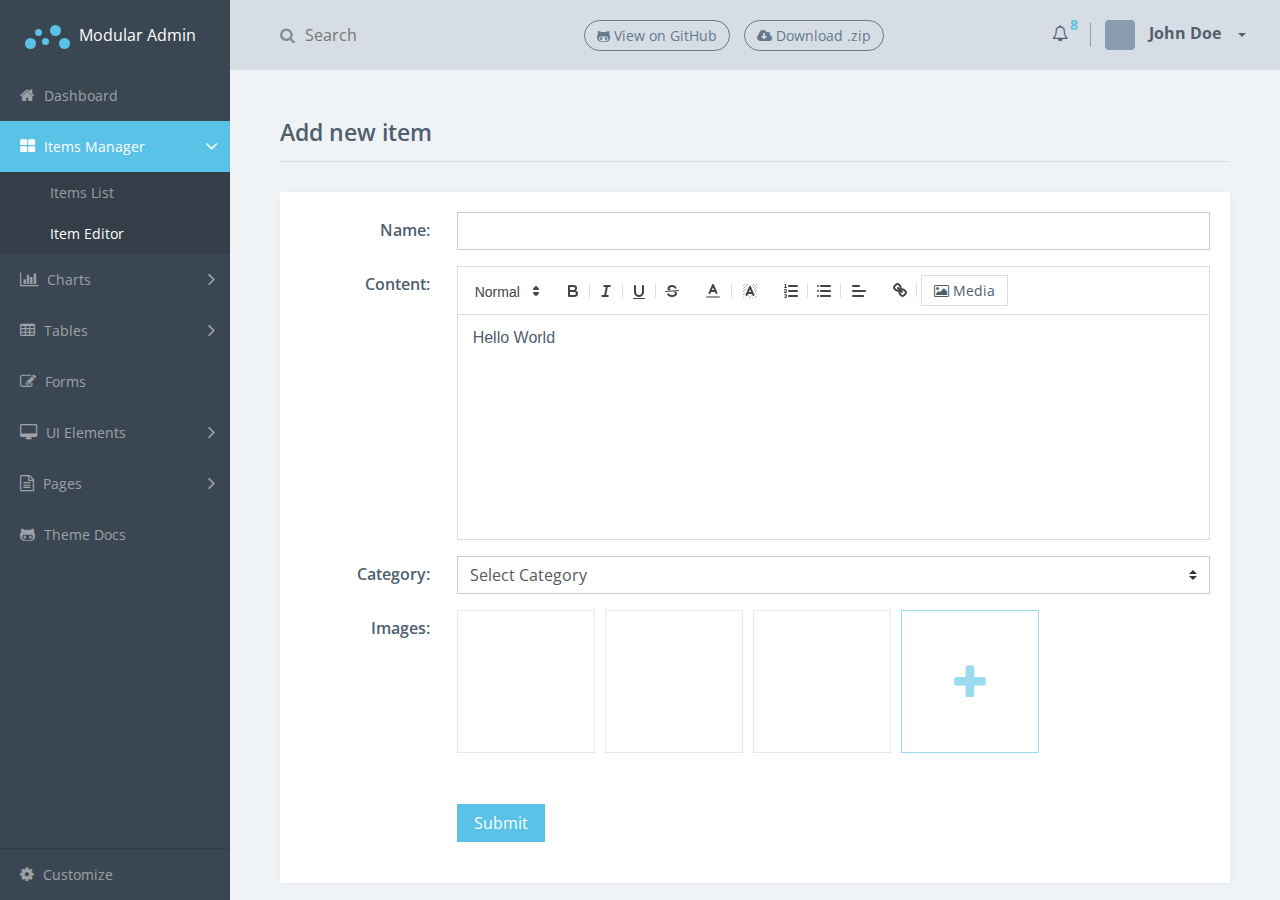
<file: resources/views/html/item-editor.html>
<!doctype html>
<html class="no-js" lang="en">

    <head>
        <meta charset="utf-8">
        <meta http-equiv="x-ua-compatible" content="ie=edge">
        <title> ModularAdmin - Free Dashboard Theme | HTML Version </title>
        <meta name="description" content="">
        <meta name="viewport" content="width=device-width, initial-scale=1">
        <link rel="apple-touch-icon" href="apple-touch-icon.png">
        <!-- Place favicon.ico in the root directory -->
        <link rel="stylesheet" href="css/vendor.css">
        <!-- Theme initialization -->
        <script>
            var themeSettings = (localStorage.getItem('themeSettings')) ? JSON.parse(localStorage.getItem('themeSettings')) :
            {};
            var themeName = themeSettings.themeName || '';
            if (themeName)
            {
                document.write('<link rel="stylesheet" id="theme-style" href="css/app-' + themeName + '.css">');
            }
            else
            {
                document.write('<link rel="stylesheet" id="theme-style" href="css/app.css">');
            }
        </script>
    </head>

    <body>
        <div class="main-wrapper">
            <div class="app" id="app">
                <header class="header">
                    <div class="header-block header-block-collapse hidden-lg-up"> <button class="collapse-btn" id="sidebar-collapse-btn">
    			<i class="fa fa-bars"></i>
    		</button> </div>
                    <div class="header-block header-block-search hidden-sm-down">
                        <form role="search">
                            <div class="input-container"> <i class="fa fa-search"></i> <input type="search" placeholder="Search">
                                <div class="underline"></div>
                            </div>
                        </form>
                    </div>
                    <div class="header-block header-block-buttons">
                        <a href="https://github.com/modularcode/modular-admin-html" class="btn btn-oval btn-sm rounded-s header-btn"> <i class="fa fa-github-alt"></i> View on GitHub </a>
                        <a href="https://github.com/modularcode/modular-admin-html/releases/download/v1.0.1/modular-admin-html-1.0.1.zip" class="btn btn-oval btn-sm rounded-s header-btn"> <i class="fa fa-cloud-download"></i> Download .zip </a>
                    </div>
                    <div class="header-block header-block-nav">
                        <ul class="nav-profile">
                            <li class="notifications new">
                                <a href="" data-toggle="dropdown"> <i class="fa fa-bell-o"></i> <sup>
    			      <span class="counter">8</span>
    			    </sup> </a>
                                <div class="dropdown-menu notifications-dropdown-menu">
                                    <ul class="notifications-container">
                                        <li>
                                            <a href="" class="notification-item">
                                                <div class="img-col">
                                                    <div class="img" style="background-image: url('assets/faces/3.jpg')"></div>
                                                </div>
                                                <div class="body-col">
                                                    <p> <span class="accent">Zack Alien</span> pushed new commit: <span class="accent">Fix page load performance issue</span>. </p>
                                                </div>
                                            </a>
                                        </li>
                                        <li>
                                            <a href="" class="notification-item">
                                                <div class="img-col">
                                                    <div class="img" style="background-image: url('assets/faces/5.jpg')"></div>
                                                </div>
                                                <div class="body-col">
                                                    <p> <span class="accent">Amaya Hatsumi</span> started new task: <span class="accent">Dashboard UI design.</span>. </p>
                                                </div>
                                            </a>
                                        </li>
                                        <li>
                                            <a href="" class="notification-item">
                                                <div class="img-col">
                                                    <div class="img" style="background-image: url('assets/faces/8.jpg')"></div>
                                                </div>
                                                <div class="body-col">
                                                    <p> <span class="accent">Andy Nouman</span> deployed new version of <span class="accent">NodeJS REST Api V3</span> </p>
                                                </div>
                                            </a>
                                        </li>
                                    </ul>
                                    <footer>
                                        <ul>
                                            <li> <a href="">
    			            View All
    			          </a> </li>
                                        </ul>
                                    </footer>
                                </div>
                            </li>
                            <li class="profile dropdown">
                                <a class="nav-link dropdown-toggle" data-toggle="dropdown" href="#" role="button" aria-haspopup="true" aria-expanded="false">
                                    <div class="img" style="background-image: url('https://avatars3.githubusercontent.com/u/3959008?v=3&s=40')"> </div> <span class="name">
    			      John Doe
    			    </span> </a>
                                <div class="dropdown-menu profile-dropdown-menu" aria-labelledby="dropdownMenu1">
                                    <a class="dropdown-item" href="#"> <i class="fa fa-user icon"></i> Profile </a>
                                    <a class="dropdown-item" href="#"> <i class="fa fa-bell icon"></i> Notifications </a>
                                    <a class="dropdown-item" href="#"> <i class="fa fa-gear icon"></i> Settings </a>
                                    <div class="dropdown-divider"></div>
                                    <a class="dropdown-item" href="login.html"> <i class="fa fa-power-off icon"></i> Logout </a>
                                </div>
                            </li>
                        </ul>
                    </div>
                </header>
                <aside class="sidebar">
                    <div class="sidebar-container">
                        <div class="sidebar-header">
                            <div class="brand">
                                <div class="logo"> <span class="l l1"></span> <span class="l l2"></span> <span class="l l3"></span> <span class="l l4"></span> <span class="l l5"></span> </div> Modular Admin </div>
                        </div>
                        <nav class="menu">
                            <ul class="nav metismenu" id="sidebar-menu">
                                <li>
                                    <a href="index.html"> <i class="fa fa-home"></i> Dashboard </a>
                                </li>
                                <li class="active open">
                                    <a href=""> <i class="fa fa-th-large"></i> Items Manager <i class="fa arrow"></i> </a>
                                    <ul>
                                        <li> <a href="items-list.html">
    								Items List
    							</a> </li>
                                        <li class="active"> <a href="item-editor.html">
    								Item Editor
    							</a> </li>
                                    </ul>
                                </li>
                                <li>
                                    <a href=""> <i class="fa fa-bar-chart"></i> Charts <i class="fa arrow"></i> </a>
                                    <ul>
                                        <li> <a href="charts-flot.html">
    								Flot Charts
    							</a> </li>
                                        <li> <a href="charts-morris.html">
    								Morris Charts
    							</a> </li>
                                    </ul>
                                </li>
                                <li>
                                    <a href=""> <i class="fa fa-table"></i> Tables <i class="fa arrow"></i> </a>
                                    <ul>
                                        <li> <a href="static-tables.html">
    								Static Tables
    							</a> </li>
                                        <li> <a href="responsive-tables.html">
    								Responsive Tables
    							</a> </li>
                                    </ul>
                                </li>
                                <li>
                                    <a href="forms.html"> <i class="fa fa-pencil-square-o"></i> Forms </a>
                                </li>
                                <li>
                                    <a href=""> <i class="fa fa-desktop"></i> UI Elements <i class="fa arrow"></i> </a>
                                    <ul>
                                        <li> <a href="buttons.html">
    								Buttons
    							</a> </li>
                                        <li> <a href="cards.html">
    								Cards
    							</a> </li>
                                        <li> <a href="typography.html">
    								Typography
    							</a> </li>
                                        <li> <a href="icons.html">
    								Icons
    							</a> </li>
                                        <li> <a href="grid.html">
    								Grid
    							</a> </li>
                                    </ul>
                                </li>
                                <li>
                                    <a href=""> <i class="fa fa-file-text-o"></i> Pages <i class="fa arrow"></i> </a>
                                    <ul>
                                        <li> <a href="login.html">
    								Login
    							</a> </li>
                                        <li> <a href="signup.html">
    								Sign Up
    							</a> </li>
                                        <li> <a href="reset.html">
    								Reset
    							</a> </li>
                                        <li> <a href="error-404.html">
    								Error 404 App
    							</a> </li>
                                        <li> <a href="error-404-alt.html">
    								Error 404 Global
    							</a> </li>
                                        <li> <a href="error-500.html">
    								Error 500 App
    							</a> </li>
                                        <li> <a href="error-500-alt.html">
    								Error 500 Global
    							</a> </li>
                                    </ul>
                                </li>
                                <li>
                                    <a href="https://github.com/modularcode/modular-admin-html"> <i class="fa fa-github-alt"></i> Theme Docs </a>
                                </li>
                            </ul>
                        </nav>
                    </div>
                    <footer class="sidebar-footer">
                        <ul class="nav metismenu" id="customize-menu">
                            <li>
                                <ul>
                                    <li class="customize">
                                        <div class="customize-item">
                                            <div class="row customize-header">
                                                <div class="col-xs-4"> </div>
                                                <div class="col-xs-4"> <label class="title">fixed</label> </div>
                                                <div class="col-xs-4"> <label class="title">static</label> </div>
                                            </div>
                                            <div class="row hidden-md-down">
                                                <div class="col-xs-4"> <label class="title">Sidebar:</label> </div>
                                                <div class="col-xs-4"> <label>
    				                        <input class="radio" type="radio" name="sidebarPosition" value="sidebar-fixed" >
    				                        <span></span>
    				                    </label> </div>
                                                <div class="col-xs-4"> <label>
    				                        <input class="radio" type="radio" name="sidebarPosition" value="">
    				                        <span></span>
    				                    </label> </div>
                                            </div>
                                            <div class="row">
                                                <div class="col-xs-4"> <label class="title">Header:</label> </div>
                                                <div class="col-xs-4"> <label>
    				                        <input class="radio" type="radio" name="headerPosition" value="header-fixed">
    				                        <span></span>
    				                    </label> </div>
                                                <div class="col-xs-4"> <label>
    				                        <input class="radio" type="radio" name="headerPosition" value="">
    				                        <span></span>
    				                    </label> </div>
                                            </div>
                                            <div class="row">
                                                <div class="col-xs-4"> <label class="title">Footer:</label> </div>
                                                <div class="col-xs-4"> <label>
    				                        <input class="radio" type="radio" name="footerPosition" value="footer-fixed">
    				                        <span></span>
    				                    </label> </div>
                                                <div class="col-xs-4"> <label>
    				                        <input class="radio" type="radio" name="footerPosition" value="">
    				                        <span></span>
    				                    </label> </div>
                                            </div>
                                        </div>
                                        <div class="customize-item">
                                            <ul class="customize-colors">
                                                <li> <span class="color-item color-red" data-theme="red"></span> </li>
                                                <li> <span class="color-item color-orange" data-theme="orange"></span> </li>
                                                <li> <span class="color-item color-green" data-theme="green"></span> </li>
                                                <li> <span class="color-item color-seagreen" data-theme="seagreen"></span> </li>
                                                <li> <span class="color-item color-blue active" data-theme=""></span> </li>
                                                <li> <span class="color-item color-purple" data-theme="purple"></span> </li>
                                            </ul>
                                        </div>
                                    </li>
                                </ul>
                                <a href=""> <i class="fa fa-cog"></i> Customize </a>
                            </li>
                        </ul>
                    </footer>
                </aside>
                <div class="sidebar-overlay" id="sidebar-overlay"></div>
                <article class="content item-editor-page">
                    <div class="title-block">
                        <h3 class="title">
		Add new item <span class="sparkline bar" data-type="bar"></span>
	</h3> </div>
                    <form name="item">
                        <div class="card card-block">
                            <div class="form-group row"> <label class="col-sm-2 form-control-label text-xs-right">
				Name:
			</label>
                                <div class="col-sm-10"> <input type="text" class="form-control boxed" placeholder=""> </div>
                            </div>
                            <div class="form-group row"> <label class="col-sm-2 form-control-label text-xs-right">
				Content:
			</label>
                                <div class="col-sm-10">
                                    <div class="wyswyg">
                                        <div class="toolbar"> <span class="ql-format-group">
			<select title="Size" class="ql-size">
				<option value="10px">Small</option>
				<option value="13px" selected>Normal</option>
				<option value="18px">Large</option>
				<option value="32px">Huge</option>
			</select>
		</span> <span class="ql-format-group">
			<span title="Bold" class="ql-format-button ql-bold"></span> <span class="ql-format-separator"></span> <span title="Italic" class="ql-format-button ql-italic"></span> <span class="ql-format-separator"></span> <span title="Underline" class="ql-format-button ql-underline"></span>                                            <span class="ql-format-separator"></span> <span title="Strikethrough" class="ql-format-button ql-strike"></span> </span> <span class="ql-format-group">
			<select title="Text Color" class="ql-color">
				<option value="rgb(0, 0, 0)" label="rgb(0, 0, 0)" selected></option>
				<option value="rgb(230, 0, 0)" label="rgb(230, 0, 0)"></option>
				<option value="rgb(255, 153, 0)" label="rgb(255, 153, 0)"></option>
				<option value="rgb(255, 255, 0)" label="rgb(255, 255, 0)"></option>
				<option value="rgb(0, 138, 0)" label="rgb(0, 138, 0)"></option>
				<option value="rgb(0, 102, 204)" label="rgb(0, 102, 204)"></option>
				<option value="rgb(153, 51, 255)" label="rgb(153, 51, 255)"></option>
				<option value="rgb(255, 255, 255)" label="rgb(255, 255, 255)"></option>
				<option value="rgb(250, 204, 204)" label="rgb(250, 204, 204)"></option>
				<option value="rgb(255, 235, 204)" label="rgb(255, 235, 204)"></option>
				<option value="rgb(255, 255, 204)" label="rgb(255, 255, 204)"></option>
				<option value="rgb(204, 232, 204)" label="rgb(204, 232, 204)"></option>
				<option value="rgb(204, 224, 245)" label="rgb(204, 224, 245)"></option>
				<option value="rgb(235, 214, 255)" label="rgb(235, 214, 255)"></option>
				<option value="rgb(187, 187, 187)" label="rgb(187, 187, 187)"></option>
				<option value="rgb(240, 102, 102)" label="rgb(240, 102, 102)"></option>
				<option value="rgb(255, 194, 102)" label="rgb(255, 194, 102)"></option>
				<option value="rgb(255, 255, 102)" label="rgb(255, 255, 102)"></option>
				<option value="rgb(102, 185, 102)" label="rgb(102, 185, 102)"></option>
				<option value="rgb(102, 163, 224)" label="rgb(102, 163, 224)"></option>
				<option value="rgb(194, 133, 255)" label="rgb(194, 133, 255)"></option>
				<option value="rgb(136, 136, 136)" label="rgb(136, 136, 136)"></option>
				<option value="rgb(161, 0, 0)" label="rgb(161, 0, 0)"></option>
				<option value="rgb(178, 107, 0)" label="rgb(178, 107, 0)"></option>
				<option value="rgb(178, 178, 0)" label="rgb(178, 178, 0)"></option>
				<option value="rgb(0, 97, 0)" label="rgb(0, 97, 0)"></option>
				<option value="rgb(0, 71, 178)" label="rgb(0, 71, 178)"></option>
				<option value="rgb(107, 36, 178)" label="rgb(107, 36, 178)"></option>
				<option value="rgb(68, 68, 68)" label="rgb(68, 68, 68)"></option>
				<option value="rgb(92, 0, 0)" label="rgb(92, 0, 0)"></option>
				<option value="rgb(102, 61, 0)" label="rgb(102, 61, 0)"></option>
				<option value="rgb(102, 102, 0)" label="rgb(102, 102, 0)"></option>
				<option value="rgb(0, 55, 0)" label="rgb(0, 55, 0)"></option>
				<option value="rgb(0, 41, 102)" label="rgb(0, 41, 102)"></option>
				<option value="rgb(61, 20, 102)" label="rgb(61, 20, 102)"></option>
			</select>
			<span class="ql-format-separator"></span> <select title="Background Color" class="ql-background">
				<option value="rgb(0, 0, 0)" label="rgb(0, 0, 0)"></option>
				<option value="rgb(230, 0, 0)" label="rgb(230, 0, 0)"></option>
				<option value="rgb(255, 153, 0)" label="rgb(255, 153, 0)"></option>
				<option value="rgb(255, 255, 0)" label="rgb(255, 255, 0)"></option>
				<option value="rgb(0, 138, 0)" label="rgb(0, 138, 0)"></option>
				<option value="rgb(0, 102, 204)" label="rgb(0, 102, 204)"></option>
				<option value="rgb(153, 51, 255)" label="rgb(153, 51, 255)"></option>
				<option value="rgb(255, 255, 255)" label="rgb(255, 255, 255)" selected></option>
				<option value="rgb(250, 204, 204)" label="rgb(250, 204, 204)"></option>
				<option value="rgb(255, 235, 204)" label="rgb(255, 235, 204)"></option>
				<option value="rgb(255, 255, 204)" label="rgb(255, 255, 204)"></option>
				<option value="rgb(204, 232, 204)" label="rgb(204, 232, 204)"></option>
				<option value="rgb(204, 224, 245)" label="rgb(204, 224, 245)"></option>
				<option value="rgb(235, 214, 255)" label="rgb(235, 214, 255)"></option>
				<option value="rgb(187, 187, 187)" label="rgb(187, 187, 187)"></option>
				<option value="rgb(240, 102, 102)" label="rgb(240, 102, 102)"></option>
				<option value="rgb(255, 194, 102)" label="rgb(255, 194, 102)"></option>
				<option value="rgb(255, 255, 102)" label="rgb(255, 255, 102)"></option>
				<option value="rgb(102, 185, 102)" label="rgb(102, 185, 102)"></option>
				<option value="rgb(102, 163, 224)" label="rgb(102, 163, 224)"></option>
				<option value="rgb(194, 133, 255)" label="rgb(194, 133, 255)"></option>
				<option value="rgb(136, 136, 136)" label="rgb(136, 136, 136)"></option>
				<option value="rgb(161, 0, 0)" label="rgb(161, 0, 0)"></option>
				<option value="rgb(178, 107, 0)" label="rgb(178, 107, 0)"></option>
				<option value="rgb(178, 178, 0)" label="rgb(178, 178, 0)"></option>
				<option value="rgb(0, 97, 0)" label="rgb(0, 97, 0)"></option>
				<option value="rgb(0, 71, 178)" label="rgb(0, 71, 178)"></option>
				<option value="rgb(107, 36, 178)" label="rgb(107, 36, 178)"></option>
				<option value="rgb(68, 68, 68)" label="rgb(68, 68, 68)"></option>
				<option value="rgb(92, 0, 0)" label="rgb(92, 0, 0)"></option>
				<option value="rgb(102, 61, 0)" label="rgb(102, 61, 0)"></option>
				<option value="rgb(102, 102, 0)" label="rgb(102, 102, 0)"></option>
				<option value="rgb(0, 55, 0)" label="rgb(0, 55, 0)"></option>
				<option value="rgb(0, 41, 102)" label="rgb(0, 41, 102)"></option>
				<option value="rgb(61, 20, 102)" label="rgb(61, 20, 102)"></option>
			</select> </span> <span class="ql-format-group">
			<span title="List" class="ql-format-button ql-list"></span> <span class="ql-format-separator"></span> <span title="Bullet" class="ql-format-button ql-bullet"></span> <span class="ql-format-separator"></span> <select title="Text Alignment" class="ql-align">
				<option value="left" label="Left" selected></option>
				<option value="center" label="Center"></option>
				<option value="right" label="Right"></option>
				<option value="justify" label="Justify"></option>
			</select> </span> <span class="ql-format-group">
			<span title="Link" class="ql-format-button ql-link"></span> <span class="ql-format-separator"></span> <button type="button" title="Image" class="btn btn-secondary btn-sm" data-toggle="modal" data-target="#modal-media">
				<i class="fa fa-image"></i> Media
			</button> </span> <span class="ql-format-group">
		</span> </div>
                                        <!-- Create the editor container -->
                                        <div class="editor"> Hello World </div>
                                    </div>
                                </div>
                            </div>
                            <div class="form-group row"> <label class="col-sm-2 form-control-label text-xs-right">
				Category:
			</label>
                                <div class="col-sm-10"> <select class="c-select form-control boxed">
					<option selected>Select Category</option>
					<option value="1">One</option>
					<option value="2">Two</option>
					<option value="3">Three</option>
				</select> </div>
                            </div>
                            <div class="form-group row"> <label class="col-sm-2 form-control-label text-xs-right">
				Images:
			</label>
                                <div class="col-sm-10">
                                    <div class="images-container">
                                        <div class="image-container">
                                            <div class="controls">
                                                <a href="" class="control-btn move"> <i class="fa fa-arrows"></i> </a>
                                                <!--
								-->
                                                <a href="" class="control-btn star"> <i class="fa"></i> </a>
                                                <!--
								-->
                                                <a href="#" class="control-btn remove" data-toggle="modal" data-target="#confirm-modal"> <i class="fa fa-trash-o"></i> </a>
                                            </div>
                                            <div class="image" style="background-image:url('https://s3.amazonaws.com/uifaces/faces/twitter/brad_frost/128.jpg')"></div>
                                        </div>
                                        <div class="image-container">
                                            <div class="controls">
                                                <a href="" class="control-btn move"> <i class="fa fa-arrows"></i> </a>
                                                <!--
								-->
                                                <a href="" class="control-btn star"> <i class="fa"></i> </a>
                                                <!--
								-->
                                                <a href="#" class="control-btn remove" data-toggle="modal" data-target="#confirm-modal"> <i class="fa fa-trash-o"></i> </a>
                                            </div>
                                            <div class="image" style="background-image:url('https://s3.amazonaws.com/uifaces/faces/twitter/_everaldo/128.jpg')"></div>
                                        </div>
                                        <div class="image-container">
                                            <div class="controls">
                                                <a href="" class="control-btn move"> <i class="fa fa-arrows"></i> </a>
                                                <!--
								-->
                                                <a href="" class="control-btn star"> <i class="fa"></i> </a>
                                                <!--
								-->
                                                <a href="#" class="control-btn remove" data-toggle="modal" data-target="#confirm-modal"> <i class="fa fa-trash-o"></i> </a>
                                            </div>
                                            <div class="image" style="background-image:url('https://s3.amazonaws.com/uifaces/faces/twitter/eduardo_olv/128.jpg')"></div>
                                        </div>
                                        <a href="#" class="add-image" data-toggle="modal" data-target="#modal-media">
                                            <div class="image-container new">
                                                <div class="image"> <i class="fa fa-plus"></i> </div>
                                            </div>
                                        </a>
                                    </div>
                                </div>
                            </div>
                            <div class="form-group row">
                                <div class="col-sm-10 col-sm-offset-2"> <button type="submit" class="btn btn-primary">
					Submit
				</button> </div>
                            </div>
                        </div>
                    </form>
                </article>
                <footer class="footer">
                    <div class="footer-block buttons"> <iframe class="footer-github-btn" src="https://ghbtns.com/github-btn.html?user=modularcode&repo=modular-admin-html&type=star&count=true" frameborder="0" scrolling="0" width="140px" height="20px"></iframe> </div>
                    <div class="footer-block author">
                        <ul>
                            <li> created by <a href="https://github.com/modularcode">ModularCode</a> </li>
                            <li> <a href="https://github.com/modularcode/modular-admin-html#get-in-touch">get in touch</a> </li>
                        </ul>
                    </div>
                </footer>
                <div class="modal fade" id="modal-media">
                    <div class="modal-dialog modal-lg">
                        <div class="modal-content">
                            <div class="modal-header"> <button type="button" class="close" data-dismiss="modal" aria-label="Close">
    					<span aria-hidden="true">&times;</span>
    					<span class="sr-only">Close</span>
    				</button>
                                <h4 class="modal-title">Media Library</h4> </div>
                            <div class="modal-body modal-tab-container">
                                <ul class="nav nav-tabs modal-tabs" role="tablist">
                                    <li class="nav-item"> <a class="nav-link" href="#gallery" data-toggle="tab" role="tab">Gallery</a> </li>
                                    <li class="nav-item"> <a class="nav-link active" href="#upload" data-toggle="tab" role="tab">Upload</a> </li>
                                </ul>
                                <div class="tab-content modal-tab-content">
                                    <div class="tab-pane fade" id="gallery" role="tabpanel">
                                        <div class="images-container">
                                            <div class="row">
                                                <div class="col-xs-6 col-sm-4 col-md-4 col-lg-3">
                                                    <div class="image-container">
                                                        <div class="image" style="background-image:url('https://s3.amazonaws.com/uifaces/faces/twitter/brad_frost/128.jpg')"></div>
                                                    </div>
                                                </div>
                                                <div class="col-xs-6 col-sm-4 col-md-4 col-lg-3">
                                                    <div class="image-container">
                                                        <div class="image" style="background-image:url('https://s3.amazonaws.com/uifaces/faces/twitter/_everaldo/128.jpg')"></div>
                                                    </div>
                                                </div>
                                                <div class="col-xs-6 col-sm-4 col-md-4 col-lg-3">
                                                    <div class="image-container">
                                                        <div class="image" style="background-image:url('https://s3.amazonaws.com/uifaces/faces/twitter/eduardo_olv/128.jpg')"></div>
                                                    </div>
                                                </div>
                                                <div class="col-xs-6 col-sm-4 col-md-4 col-lg-3">
                                                    <div class="image-container">
                                                        <div class="image" style="background-image:url('https://s3.amazonaws.com/uifaces/faces/twitter/brad_frost/128.jpg')"></div>
                                                    </div>
                                                </div>
                                                <div class="col-xs-6 col-sm-4 col-md-4 col-lg-3">
                                                    <div class="image-container">
                                                        <div class="image" style="background-image:url('https://s3.amazonaws.com/uifaces/faces/twitter/_everaldo/128.jpg')"></div>
                                                    </div>
                                                </div>
                                                <div class="col-xs-6 col-sm-4 col-md-4 col-lg-3">
                                                    <div class="image-container">
                                                        <div class="image" style="background-image:url('https://s3.amazonaws.com/uifaces/faces/twitter/eduardo_olv/128.jpg')"></div>
                                                    </div>
                                                </div>
                                                <div class="col-xs-6 col-sm-4 col-md-4 col-lg-3">
                                                    <div class="image-container">
                                                        <div class="image" style="background-image:url('https://s3.amazonaws.com/uifaces/faces/twitter/brad_frost/128.jpg')"></div>
                                                    </div>
                                                </div>
                                                <div class="col-xs-6 col-sm-4 col-md-4 col-lg-3">
                                                    <div class="image-container">
                                                        <div class="image" style="background-image:url('https://s3.amazonaws.com/uifaces/faces/twitter/_everaldo/128.jpg')"></div>
                                                    </div>
                                                </div>
                                                <div class="col-xs-6 col-sm-4 col-md-4 col-lg-3">
                                                    <div class="image-container">
                                                        <div class="image" style="background-image:url('https://s3.amazonaws.com/uifaces/faces/twitter/eduardo_olv/128.jpg')"></div>
                                                    </div>
                                                </div>
                                                <div class="col-xs-6 col-sm-4 col-md-4 col-lg-3">
                                                    <div class="image-container">
                                                        <div class="image" style="background-image:url('https://s3.amazonaws.com/uifaces/faces/twitter/brad_frost/128.jpg')"></div>
                                                    </div>
                                                </div>
                                                <div class="col-xs-6 col-sm-4 col-md-4 col-lg-3">
                                                    <div class="image-container">
                                                        <div class="image" style="background-image:url('https://s3.amazonaws.com/uifaces/faces/twitter/_everaldo/128.jpg')"></div>
                                                    </div>
                                                </div>
                                                <div class="col-xs-6 col-sm-4 col-md-4 col-lg-3">
                                                    <div class="image-container">
                                                        <div class="image" style="background-image:url('https://s3.amazonaws.com/uifaces/faces/twitter/eduardo_olv/128.jpg')"></div>
                                                    </div>
                                                </div>
                                            </div>
                                        </div>
                                    </div>
                                    <div class="tab-pane fade active in" id="upload" role="tabpanel">
                                        <div class="upload-container">
                                            <div id="dropzone">
                                                <form action="/" method="POST" enctype="multipart/form-data" class="dropzone needsclick dz-clickable" id="demo-upload">
                                                    <div class="dz-message-block">
                                                        <div class="dz-message needsclick"> Drop files here or click to upload. </div>
                                                    </div>
                                                </form>
                                            </div>
                                        </div>
                                    </div>
                                </div>
                            </div>
                            <div class="modal-footer"> <button type="button" class="btn btn-secondary" data-dismiss="modal">Close</button> <button type="button" class="btn btn-primary">Insert Selected</button> </div>
                        </div>
                        <!-- /.modal-content -->
                    </div>
                    <!-- /.modal-dialog -->
                </div>
                <!-- /.modal -->
                <div class="modal fade" id="confirm-modal">
                    <div class="modal-dialog" role="document">
                        <div class="modal-content">
                            <div class="modal-header"> <button type="button" class="close" data-dismiss="modal" aria-label="Close">
    					<span aria-hidden="true">&times;</span>
    				</button>
                                <h4 class="modal-title"><i class="fa fa-warning"></i> Alert</h4> </div>
                            <div class="modal-body">
                                <p>Are you sure want to do this?</p>
                            </div>
                            <div class="modal-footer"> <button type="button" class="btn btn-primary" data-dismiss="modal">Yes</button> <button type="button" class="btn btn-secondary" data-dismiss="modal">No</button> </div>
                        </div>
                        <!-- /.modal-content -->
                    </div>
                    <!-- /.modal-dialog -->
                </div>
                <!-- /.modal -->
            </div>
        </div>
        <!-- Reference block for JS -->
        <div class="ref" id="ref">
            <div class="color-primary"></div>
            <div class="chart">
                <div class="color-primary"></div>
                <div class="color-secondary"></div>
            </div>
        </div>
        <script src="js/vendor.js"></script>
        <script src="js/app.js"></script>
    </body>

</html>
</file>
<file: resources/views/html/css/app.css>
@import url(http://fonts.googleapis.com/css?family=Open+Sans:300italic,400italic,600italic,700italic,800italic,400,300,800,700,600);
/*************************************************************
*						App Variables
**************************************************************/
/*************************************************************
*					  Colors Definitions
**************************************************************/
/*************************************************************
*					Common Element Variables
**************************************************************/
/* ***************************************************
*			Page Specific Element Variables
****************************************************** */
/*****************************************
*       Background-image: cover mixin
******************************************/
/*****************************************
*       Media Query Mixins
******************************************/
html,
body {
  padding: 0;
  margin: 0;
  height: 100%;
  min-height: 100%;
  font-family: 'Open Sans', sans-serif;
  color: #4f5f6f;
  overflow-x: hidden; }

.main-wrapper {
  width: 100%;
  position: absolute;
  height: 100%;
  overflow-y: auto;
  overflow-x: hidden; }

#ref .color-primary {
  color: #59c2e6; }

#ref .chart .color-primary {
  color: #59c2e6; }

#ref .chart .color-secondary {
  color: #85d2ed; }

.app {
  position: relative;
  width: 100%;
  padding-left: 230px;
  min-height: 100vh;
  margin: 0 auto;
  left: 0;
  background-color: #f0f3f6;
  box-shadow: 0 0 3px #ccc;
  -webkit-transition: left 0.3s ease, padding-left 0.3s ease;
          transition: left 0.3s ease, padding-left 0.3s ease;
  overflow: hidden; }
  .app .content {
    padding: 110px 30px 90px 30px;
    min-height: 100vh; }
    @media (min-width: 1200px) {
      .app .content {
        padding: 120px 50px 100px 50px; } }

@media (min-width: 992px) and (max-width: 1199px) {
  .app .content {
    padding: 110px 30px 90px 30px; } }

@media (min-width: 768px) and (max-width: 991px) {
  .app .content {
    padding: 95px 20px 75px 20px; } }
    @media (max-width: 767px) {
      .app .content {
        padding: 65px 10px 65px 10px; } }
  @media (max-width: 991px) {
    .app {
      padding-left: 0; } }
  @media (max-width: 991px) {
    .app.sidebar-open {
      left: 0; } }
  .app.blank {
    background-color: #667380; }

.auth {
  position: absolute;
  width: 100%;
  height: 100%;
  left: 0;
  background-color: #667380;
  overflow-x: hidden;
  overflow-y: auto; }

.auth-container {
  width: 450px;
  min-height: 330px;
  position: absolute;
  top: 50%;
  left: 50%;
  -webkit-transform: translateY(-50%) translateX(-50%);
          transform: translateY(-50%) translateX(-50%); }
  .auth-container .auth-header {
    text-align: center;
    border-bottom: 1px solid #59c2e6; }
  .auth-container .auth-title {
    color: #97A4B1;
    padding: 20px;
    line-height: 30px;
    font-size: 26px;
    font-weight: 600;
    margin: 0; }
  .auth-container .auth-content {
    padding: 30px 50px;
    min-height: 260px; }
  .auth-container .forgot-btn {
    line-height: 28px; }
  .auth-container .checkbox label {
    padding: 0; }
  .auth-container .checkbox a {
    vertical-align: text-top; }
  .auth-container .checkbox span {
    color: #4f5f6f; }

@media (max-width: 767px) {
  .auth-container {
    width: 100%;
    position: relative;
    left: 0;
    top: 0;
    -webkit-transform: inherit;
            transform: inherit;
    margin: 0;
    margin-bottom: 10px; }
    .auth-container .auth-content {
      padding: 30px 25px; } }

.error-card {
  width: 410px;
  min-height: 330px;
  margin: 60px auto; }
  .error-card .error-title {
    font-size: 150px;
    line-height: 150px;
    font-weight: 700;
    color: #252932;
    text-align: center;
    text-shadow: rgba(61, 61, 61, 0.3) 0.5px 0.5px, rgba(61, 61, 61, 0.2) 1px 1px, rgba(61, 61, 61, 0.3) 1.5px 1.5px; }
  .error-card .error-sub-title {
    font-weight: 100;
    text-align: center; }
  .error-card .error-container {
    text-align: center;
    visibility: hidden; }
    .error-card .error-container.visible {
      visibility: visible; }
  .error-card.global {
    position: absolute;
    top: 50%;
    left: 50%;
    -webkit-transform: translateY(-50%) translateX(-50%);
            transform: translateY(-50%) translateX(-50%);
    margin: 0; }
    .error-card.global .error-title {
      color: #ffffff; }
    .error-card.global .error-sub-title,
    .error-card.global .error-container {
      color: #ffffff; }

@media (min-width: 768px) and (max-width: 991px) {
  .error-card {
    width: 50%; }
    .error-card.global {
      position: relative;
      top: 25%;
      left: 0;
      -webkit-transform: inherit;
              transform: inherit;
      margin: 40px auto; } }

@media (max-width: 767px) {
  .error-card {
    width: 90%; }
    .error-card.global {
      position: relative;
      top: 25%;
      left: 0;
      -webkit-transform: inherit;
              transform: inherit;
      margin: 40px auto; } }

.alert {
  background-image: none; }
  .alert.alert-primary {
    background-color: #59c2e6;
    border-color: #59c2e6;
    color: #ffffff; }
    .alert.alert-primary hr {
      border-top-color: #43bae3; }
    .alert.alert-primary .alert-link {
      color: #e6e6e6; }
  .alert.alert-success {
    background-color: #4bcf99;
    border-color: #4bcf99;
    color: #ffffff; }
    .alert.alert-success hr {
      border-top-color: #37ca8e; }
    .alert.alert-success .alert-link {
      color: #e6e6e6; }
  .alert.alert-info {
    background-color: #76D4F5;
    border-color: #76D4F5;
    color: #ffffff; }
    .alert.alert-info hr {
      border-top-color: #5ecdf3; }
    .alert.alert-info .alert-link {
      color: #e6e6e6; }
  .alert.alert-warning {
    background-color: #fe974b;
    border-color: #fe974b;
    color: #ffffff; }
    .alert.alert-warning hr {
      border-top-color: #fe8832; }
    .alert.alert-warning .alert-link {
      color: #e6e6e6; }
  .alert.alert-danger {
    background-color: #FF4444;
    border-color: #FF4444;
    color: #ffffff; }
    .alert.alert-danger hr {
      border-top-color: #ff2b2b; }
    .alert.alert-danger .alert-link {
      color: #e6e6e6; }
  .alert.alert-inverse {
    background-color: #131e26;
    border-color: #131e26;
    color: #ffffff; }
    .alert.alert-inverse hr {
      border-top-color: #0b1115; }
    .alert.alert-inverse .alert-link {
      color: #e6e6e6; }

.animated {
  -webkit-animation-duration: .5s;
          animation-duration: .5s;
  -webkit-animation-delay: .1s;
          animation-delay: .1s; }

.btn {
  background-image: none;
  border-radius: 0;
  margin-bottom: 5px; }
  .btn.btn-primary {
    color: #ffffff;
    background-color: #59c2e6;
    border-color: #59c2e6; }
    .btn.btn-primary:hover {
      color: #ffffff;
      background-color: #2db2df;
      border-color: #24aede; }
    .btn.btn-primary:focus, .btn.btn-primary.focus {
      color: #ffffff;
      background-color: #2db2df;
      border-color: #24aede; }
    .btn.btn-primary:active, .btn.btn-primary.active,
    .open > .btn.btn-primary.dropdown-toggle {
      color: #ffffff;
      background-color: #2db2df;
      border-color: #24aede;
      background-image: none; }
      .btn.btn-primary:active:hover, .btn.btn-primary:active:focus, .btn.btn-primary:active.focus, .btn.btn-primary.active:hover, .btn.btn-primary.active:focus, .btn.btn-primary.active.focus,
      .open > .btn.btn-primary.dropdown-toggle:hover,
      .open > .btn.btn-primary.dropdown-toggle:focus,
      .open > .btn.btn-primary.dropdown-toggle.focus {
        color: #ffffff;
        background-color: #1e9eca;
        border-color: #1982a6; }
    .btn.btn-primary.disabled:focus, .btn.btn-primary.disabled.focus, .btn.btn-primary:disabled:focus, .btn.btn-primary:disabled.focus {
      background-color: #59c2e6;
      border-color: #59c2e6; }
    .btn.btn-primary.disabled:hover, .btn.btn-primary:disabled:hover {
      background-color: #59c2e6;
      border-color: #59c2e6; }
  .btn.btn-secondary {
    color: #4f5f6f;
    background-color: #fff;
    border-color: #d7dde4; }
    .btn.btn-secondary:hover {
      color: #4f5f6f;
      background-color: #e6e6e6;
      border-color: #b2becb; }
    .btn.btn-secondary:focus, .btn.btn-secondary.focus {
      color: #4f5f6f;
      background-color: #e6e6e6;
      border-color: #b2becb; }
    .btn.btn-secondary:active, .btn.btn-secondary.active,
    .open > .btn.btn-secondary.dropdown-toggle {
      color: #4f5f6f;
      background-color: #e6e6e6;
      border-color: #b2becb;
      background-image: none; }
      .btn.btn-secondary:active:hover, .btn.btn-secondary:active:focus, .btn.btn-secondary:active.focus, .btn.btn-secondary.active:hover, .btn.btn-secondary.active:focus, .btn.btn-secondary.active.focus,
      .open > .btn.btn-secondary.dropdown-toggle:hover,
      .open > .btn.btn-secondary.dropdown-toggle:focus,
      .open > .btn.btn-secondary.dropdown-toggle.focus {
        color: #4f5f6f;
        background-color: #d4d4d4;
        border-color: #8b9cb1; }
    .btn.btn-secondary.disabled:focus, .btn.btn-secondary.disabled.focus, .btn.btn-secondary:disabled:focus, .btn.btn-secondary:disabled.focus {
      background-color: #fff;
      border-color: #d7dde4; }
    .btn.btn-secondary.disabled:hover, .btn.btn-secondary:disabled:hover {
      background-color: #fff;
      border-color: #d7dde4; }
  .btn.btn-success {
    color: #ffffff;
    background-color: #4bcf99;
    border-color: #4bcf99; }
    .btn.btn-success:hover {
      color: #ffffff;
      background-color: #31b680;
      border-color: #2eae7a; }
    .btn.btn-success:focus, .btn.btn-success.focus {
      color: #ffffff;
      background-color: #31b680;
      border-color: #2eae7a; }
    .btn.btn-success:active, .btn.btn-success.active,
    .open > .btn.btn-success.dropdown-toggle {
      color: #ffffff;
      background-color: #31b680;
      border-color: #2eae7a;
      background-image: none; }
      .btn.btn-success:active:hover, .btn.btn-success:active:focus, .btn.btn-success:active.focus, .btn.btn-success.active:hover, .btn.btn-success.active:focus, .btn.btn-success.active.focus,
      .open > .btn.btn-success.dropdown-toggle:hover,
      .open > .btn.btn-success.dropdown-toggle:focus,
      .open > .btn.btn-success.dropdown-toggle.focus {
        color: #ffffff;
        background-color: #299a6c;
        border-color: #217a55; }
    .btn.btn-success.disabled:focus, .btn.btn-success.disabled.focus, .btn.btn-success:disabled:focus, .btn.btn-success:disabled.focus {
      background-color: #4bcf99;
      border-color: #4bcf99; }
    .btn.btn-success.disabled:hover, .btn.btn-success:disabled:hover {
      background-color: #4bcf99;
      border-color: #4bcf99; }
  .btn.btn-info {
    color: #ffffff;
    background-color: #76D4F5;
    border-color: #76D4F5; }
    .btn.btn-info:hover {
      color: #ffffff;
      background-color: #46c5f2;
      border-color: #3dc2f1; }
    .btn.btn-info:focus, .btn.btn-info.focus {
      color: #ffffff;
      background-color: #46c5f2;
      border-color: #3dc2f1; }
    .btn.btn-info:active, .btn.btn-info.active,
    .open > .btn.btn-info.dropdown-toggle {
      color: #ffffff;
      background-color: #46c5f2;
      border-color: #3dc2f1;
      background-image: none; }
      .btn.btn-info:active:hover, .btn.btn-info:active:focus, .btn.btn-info:active.focus, .btn.btn-info.active:hover, .btn.btn-info.active:focus, .btn.btn-info.active.focus,
      .open > .btn.btn-info.dropdown-toggle:hover,
      .open > .btn.btn-info.dropdown-toggle:focus,
      .open > .btn.btn-info.dropdown-toggle.focus {
        color: #ffffff;
        background-color: #25bbef;
        border-color: #10a7db; }
    .btn.btn-info.disabled:focus, .btn.btn-info.disabled.focus, .btn.btn-info:disabled:focus, .btn.btn-info:disabled.focus {
      background-color: #76D4F5;
      border-color: #76D4F5; }
    .btn.btn-info.disabled:hover, .btn.btn-info:disabled:hover {
      background-color: #76D4F5;
      border-color: #76D4F5; }
  .btn.btn-warning {
    color: #ffffff;
    background-color: #fe974b;
    border-color: #fe974b; }
    .btn.btn-warning:hover {
      color: #ffffff;
      background-color: #fe7a18;
      border-color: #fe740e; }
    .btn.btn-warning:focus, .btn.btn-warning.focus {
      color: #ffffff;
      background-color: #fe7a18;
      border-color: #fe740e; }
    .btn.btn-warning:active, .btn.btn-warning.active,
    .open > .btn.btn-warning.dropdown-toggle {
      color: #ffffff;
      background-color: #fe7a18;
      border-color: #fe740e;
      background-image: none; }
      .btn.btn-warning:active:hover, .btn.btn-warning:active:focus, .btn.btn-warning:active.focus, .btn.btn-warning.active:hover, .btn.btn-warning.active:focus, .btn.btn-warning.active.focus,
      .open > .btn.btn-warning.dropdown-toggle:hover,
      .open > .btn.btn-warning.dropdown-toggle:focus,
      .open > .btn.btn-warning.dropdown-toggle.focus {
        color: #ffffff;
        background-color: #f16701;
        border-color: #c85601; }
    .btn.btn-warning.disabled:focus, .btn.btn-warning.disabled.focus, .btn.btn-warning:disabled:focus, .btn.btn-warning:disabled.focus {
      background-color: #fe974b;
      border-color: #fe974b; }
    .btn.btn-warning.disabled:hover, .btn.btn-warning:disabled:hover {
      background-color: #fe974b;
      border-color: #fe974b; }
  .btn.btn-danger {
    color: #ffffff;
    background-color: #FF4444;
    border-color: #FF4444; }
    .btn.btn-danger:hover {
      color: #ffffff;
      background-color: #ff1111;
      border-color: #ff0707; }
    .btn.btn-danger:focus, .btn.btn-danger.focus {
      color: #ffffff;
      background-color: #ff1111;
      border-color: #ff0707; }
    .btn.btn-danger:active, .btn.btn-danger.active,
    .open > .btn.btn-danger.dropdown-toggle {
      color: #ffffff;
      background-color: #ff1111;
      border-color: #ff0707;
      background-image: none; }
      .btn.btn-danger:active:hover, .btn.btn-danger:active:focus, .btn.btn-danger:active.focus, .btn.btn-danger.active:hover, .btn.btn-danger.active:focus, .btn.btn-danger.active.focus,
      .open > .btn.btn-danger.dropdown-toggle:hover,
      .open > .btn.btn-danger.dropdown-toggle:focus,
      .open > .btn.btn-danger.dropdown-toggle.focus {
        color: #ffffff;
        background-color: #ec0000;
        border-color: #c40000; }
    .btn.btn-danger.disabled:focus, .btn.btn-danger.disabled.focus, .btn.btn-danger:disabled:focus, .btn.btn-danger:disabled.focus {
      background-color: #FF4444;
      border-color: #FF4444; }
    .btn.btn-danger.disabled:hover, .btn.btn-danger:disabled:hover {
      background-color: #FF4444;
      border-color: #FF4444; }
  .btn.btn-primary-outline {
    color: #59c2e6;
    background-image: none;
    background-color: transparent;
    border-color: #59c2e6; }
    .btn.btn-primary-outline:focus, .btn.btn-primary-outline.focus, .btn.btn-primary-outline:active, .btn.btn-primary-outline.active,
    .open > .btn.btn-primary-outline.dropdown-toggle {
      color: #fff;
      background-color: #59c2e6;
      border-color: #59c2e6; }
    .btn.btn-primary-outline:hover {
      color: #fff;
      background-color: #59c2e6;
      border-color: #59c2e6; }
    .btn.btn-primary-outline.disabled:focus, .btn.btn-primary-outline.disabled.focus, .btn.btn-primary-outline:disabled:focus, .btn.btn-primary-outline:disabled.focus {
      border-color: #b2e3f3; }
    .btn.btn-primary-outline.disabled:hover, .btn.btn-primary-outline:disabled:hover {
      border-color: #b2e3f3; }
  .btn.btn-secondary-outline {
    color: #d7dde4;
    background-image: none;
    background-color: transparent;
    border-color: #d7dde4; }
    .btn.btn-secondary-outline:focus, .btn.btn-secondary-outline.focus, .btn.btn-secondary-outline:active, .btn.btn-secondary-outline.active,
    .open > .btn.btn-secondary-outline.dropdown-toggle {
      color: #fff;
      background-color: #d7dde4;
      border-color: #d7dde4; }
    .btn.btn-secondary-outline:hover {
      color: #fff;
      background-color: #d7dde4;
      border-color: #d7dde4; }
    .btn.btn-secondary-outline.disabled:focus, .btn.btn-secondary-outline.disabled.focus, .btn.btn-secondary-outline:disabled:focus, .btn.btn-secondary-outline:disabled.focus {
      border-color: white; }
    .btn.btn-secondary-outline.disabled:hover, .btn.btn-secondary-outline:disabled:hover {
      border-color: white; }
  .btn.btn-info-outline {
    color: #76D4F5;
    background-image: none;
    background-color: transparent;
    border-color: #76D4F5; }
    .btn.btn-info-outline:focus, .btn.btn-info-outline.focus, .btn.btn-info-outline:active, .btn.btn-info-outline.active,
    .open > .btn.btn-info-outline.dropdown-toggle {
      color: #fff;
      background-color: #76D4F5;
      border-color: #76D4F5; }
    .btn.btn-info-outline:hover {
      color: #fff;
      background-color: #76D4F5;
      border-color: #76D4F5; }
    .btn.btn-info-outline.disabled:focus, .btn.btn-info-outline.disabled.focus, .btn.btn-info-outline:disabled:focus, .btn.btn-info-outline:disabled.focus {
      border-color: #d5f2fc; }
    .btn.btn-info-outline.disabled:hover, .btn.btn-info-outline:disabled:hover {
      border-color: #d5f2fc; }
  .btn.btn-success-outline {
    color: #4bcf99;
    background-image: none;
    background-color: transparent;
    border-color: #4bcf99; }
    .btn.btn-success-outline:focus, .btn.btn-success-outline.focus, .btn.btn-success-outline:active, .btn.btn-success-outline.active,
    .open > .btn.btn-success-outline.dropdown-toggle {
      color: #fff;
      background-color: #4bcf99;
      border-color: #4bcf99; }
    .btn.btn-success-outline:hover {
      color: #fff;
      background-color: #4bcf99;
      border-color: #4bcf99; }
    .btn.btn-success-outline.disabled:focus, .btn.btn-success-outline.disabled.focus, .btn.btn-success-outline:disabled:focus, .btn.btn-success-outline:disabled.focus {
      border-color: #9ce4c7; }
    .btn.btn-success-outline.disabled:hover, .btn.btn-success-outline:disabled:hover {
      border-color: #9ce4c7; }
  .btn.btn-warning-outline {
    color: #fe974b;
    background-image: none;
    background-color: transparent;
    border-color: #fe974b; }
    .btn.btn-warning-outline:focus, .btn.btn-warning-outline.focus, .btn.btn-warning-outline:active, .btn.btn-warning-outline.active,
    .open > .btn.btn-warning-outline.dropdown-toggle {
      color: #fff;
      background-color: #fe974b;
      border-color: #fe974b; }
    .btn.btn-warning-outline:hover {
      color: #fff;
      background-color: #fe974b;
      border-color: #fe974b; }
    .btn.btn-warning-outline.disabled:focus, .btn.btn-warning-outline.disabled.focus, .btn.btn-warning-outline:disabled:focus, .btn.btn-warning-outline:disabled.focus {
      border-color: #ffd2b0; }
    .btn.btn-warning-outline.disabled:hover, .btn.btn-warning-outline:disabled:hover {
      border-color: #ffd2b0; }
  .btn.btn-danger-outline {
    color: #FF4444;
    background-image: none;
    background-color: transparent;
    border-color: #FF4444; }
    .btn.btn-danger-outline:focus, .btn.btn-danger-outline.focus, .btn.btn-danger-outline:active, .btn.btn-danger-outline.active,
    .open > .btn.btn-danger-outline.dropdown-toggle {
      color: #fff;
      background-color: #FF4444;
      border-color: #FF4444; }
    .btn.btn-danger-outline:hover {
      color: #fff;
      background-color: #FF4444;
      border-color: #FF4444; }
    .btn.btn-danger-outline.disabled:focus, .btn.btn-danger-outline.disabled.focus, .btn.btn-danger-outline:disabled:focus, .btn.btn-danger-outline:disabled.focus {
      border-color: #ffaaaa; }
    .btn.btn-danger-outline.disabled:hover, .btn.btn-danger-outline:disabled:hover {
      border-color: #ffaaaa; }
  .btn.btn-pill-left:focus, .btn.btn-pill-right:focus, .btn.btn-oval:focus {
    outline: none;
    outline-offset: initial; }
  .btn.btn-pill-left {
    border-top-left-radius: 25px;
    border-bottom-left-radius: 25px; }
  .btn.btn-pill-right {
    border-top-right-radius: 25px;
    border-bottom-right-radius: 25px; }
  .btn.btn-oval {
    border-radius: 25px; }
  .btn.btn-link {
    text-decoration: none; }
  .btn strong {
    font-weight: 600; }

.btn-group .dropdown-menu > li:last-child a:hover:before {
  height: 0px;
  -webkit-transform: scaleX(0);
          transform: scaleX(0); }

.card {
  background-color: #fff;
  box-shadow: 1px 1px 5px rgba(126, 142, 159, 0.1);
  margin-bottom: 10px;
  border-radius: 0;
  border: none; }
  .card .card {
    box-shadow: none; }
  .card .card-header {
    background-image: none;
    background-color: #ffffff;
    -webkit-box-align: center;
    -webkit-align-items: center;
        -ms-flex-align: center;
            align-items: center;
    display: -webkit-box;
    display: -webkit-flex;
    display: -ms-flexbox;
    display: flex;
    -webkit-box-orient: horizontal;
    -webkit-box-direction: normal;
    -webkit-flex-direction: row;
        -ms-flex-direction: row;
            flex-direction: row;
    padding: 0;
    border-radius: 0;
    min-height: 50px;
    border: none; }
    .card .card-header::after {
      content: "";
      display: table;
      clear: both; }
    .card .card-header.bordered {
      border-bottom: 1px solid #d7dde4; }
    .card .card-header.card-header-sm {
      min-height: 40px; }
    .card .card-header > span {
      vertical-align: middle; }
    .card .card-header .pull-right {
      margin-left: auto; }
    .card .card-header .header-block {
      padding: 0.5rem 15px; }
      @media (min-width: 1200px) {
        .card .card-header .header-block {
          padding: 0.5rem 20px; } }
      @media (max-width: 767px) {
        .card .card-header .header-block {
          padding: 0.5rem 10px; } }
    .card .card-header .title {
      color: #4f5f6f;
      display: -webkit-inline-box;
      display: -webkit-inline-flex;
      display: -ms-inline-flexbox;
      display: inline-flex; }
    .card .card-header .btn {
      margin: 0; }
    .card .card-header .nav-tabs {
      border-color: transparent;
      -webkit-align-self: stretch;
          -ms-flex-item-align: stretch;
              align-self: stretch;
      display: -webkit-box;
      display: -webkit-flex;
      display: -ms-flexbox;
      display: flex;
      position: relative;
      top: 1px; }
      .card .card-header .nav-tabs .nav-item {
        margin-left: 0;
        display: -webkit-box;
        display: -webkit-flex;
        display: -ms-flexbox;
        display: flex;
        -webkit-align-self: stretch;
            -ms-flex-item-align: stretch;
                align-self: stretch; }
        .card .card-header .nav-tabs .nav-item .nav-link {
          display: -webkit-box;
          display: -webkit-flex;
          display: -ms-flexbox;
          display: flex;
          -webkit-align-self: stretch;
              -ms-flex-item-align: stretch;
                  align-self: stretch;
          -webkit-box-align: center;
          -webkit-align-items: center;
              -ms-flex-align: center;
                  align-items: center;
          color: #4f5f6f;
          opacity: 0.7;
          padding-left: 10px;
          padding-right: 10px;
          border-radius: 0;
          font-size: 14px;
          border-top-width: 2px;
          border-bottom: 1px solid #d7dde4;
          text-decoration: none; }
          .card .card-header .nav-tabs .nav-item .nav-link.active {
            border-top-color: #59c2e6;
            border-bottom-color: transparent;
            opacity: 1; }
            .card .card-header .nav-tabs .nav-item .nav-link.active:hover, .card .card-header .nav-tabs .nav-item .nav-link.active:focus {
              opacity: 1;
              background-color: #ffffff;
              border-color: #d7dde4 #d7dde4 transparent;
              border-top-color: #59c2e6; }
          .card .card-header .nav-tabs .nav-item .nav-link:hover, .card .card-header .nav-tabs .nav-item .nav-link:focus {
            opacity: 1;
            background-color: transparent;
            border-color: transparent; }
  .card.card-default > .card-header {
    background-color: #fff;
    color: inherit; }
  .card.card-primary {
    border-color: #59c2e6; }
    .card.card-primary > .card-header {
      background-color: #59c2e6;
      border-color: #59c2e6; }
  .card.card-success > .card-header {
    background-color: #4bcf99; }
  .card.card-info > .card-header {
    background-color: #76D4F5; }
  .card.card-warning > .card-header {
    background-color: #fe974b; }
  .card.card-danger > .card-header {
    background-color: #FF4444; }
  .card.card-inverse > .card-header {
    background-color: #131e26; }
  .card .title-block,
  .card .card-title-block {
    padding-bottom: 0;
    margin-bottom: 20px;
    border: none; }
    .card .title-block::after,
    .card .card-title-block::after {
      content: "";
      display: table;
      clear: both; }
  .card .section {
    margin-bottom: 20px; }
  .card .example,
  .card .section.demo {
    margin-bottom: 20px; }

.card-block {
  padding: 15px; }
  .card-block .tab-content {
    padding: 0;
    border-color: transparent; }
  @media (min-width: 1200px) {
    .card-block {
      padding: 20px; } }
  @media (max-width: 767px) {
    .card-block {
      padding: 10px; } }

.card-footer {
  background-color: #fafafa; }

.easy-pie-chart {
  width: 50px;
  height: 50px;
  display: inline-block;
  background-color: #d7dde4;
  border-radius: 5px; }

.dropdown-menu {
  float: left;
  box-shadow: 2px 3px 6px rgba(126, 142, 159, 0.1);
  border: 1px solid rgba(126, 142, 159, 0.1);
  border-top-left-radius: 0;
  border-top-right-radius: 0; }
  .dropdown-menu .dropdown-item {
    display: block;
    padding: 0px 15px;
    clear: both;
    font-weight: normal;
    color: #4f5f6f;
    white-space: nowrap;
    -webkit-transition: none;
            transition: none; }
    .dropdown-menu .dropdown-item i {
      margin-right: 2px; }
    .dropdown-menu .dropdown-item:hover {
      color: #59c2e6 !important;
      background: none;
      background-color: whitesmoke; }

.flex-row {
  display: -webkit-box;
  display: -webkit-flex;
  display: -ms-flexbox;
  display: flex;
  -webkit-box-orient: horizontal;
  -webkit-box-direction: normal;
  -webkit-flex-direction: row;
      -ms-flex-direction: row;
          flex-direction: row; }

.flex-col {
  display: -webkit-box;
  display: -webkit-flex;
  display: -ms-flexbox;
  display: flex;
  -webkit-box-orient: vertical;
  -webkit-box-direction: normal;
  -webkit-flex-direction: column;
      -ms-flex-direction: column;
          flex-direction: column; }

.centralize-y {
  display: -webkit-box;
  display: -webkit-flex;
  display: -ms-flexbox;
  display: flex;
  -webkit-box-align: center;
  -webkit-align-items: center;
      -ms-flex-align: center;
          align-items: center; }

input,
textarea {
  outline: none; }

.form-group .row {
  margin-left: -10px;
  margin-right: -10px; }
  .form-group .row [class^='col'] {
    padding-left: 10px;
    padding-right: 10px; }

.form-group.has-error span.has-error {
  color: #FF4444;
  font-size: 13px;
  display: block !important; }

.form-group.has-error .form-control-feedback {
  color: #FF4444; }

.form-group.has-warning span.has-warning {
  color: #fe974b;
  font-size: 13px;
  display: block !important; }

.form-group.has-warning .form-control-feedback {
  color: #fe974b; }

.form-group.has-success span.has-success {
  color: #4bcf99;
  font-size: 13px;
  display: block !important; }

.form-group.has-success .form-control-feedback {
  color: #4bcf99; }

/* Input groups */
.input-group {
  margin-bottom: 10px; }
  .input-group .form-control {
    padding-left: 5px; }
  .input-group span.input-group-addon {
    font-style: italic;
    border: none;
    border-radius: 0;
    border: none;
    background-color: #d7dde4;
    -webkit-transition: background-color ease-in-out 15s, color ease-in-out .15s;
            transition: background-color ease-in-out 15s, color ease-in-out .15s; }
    .input-group span.input-group-addon.focus {
      background-color: #59c2e6;
      color: #ffffff; }

label,
.control-label {
  font-weight: 600; }

.form-control.underlined {
  padding-left: 0;
  padding-right: 0;
  border-radius: 0;
  border: none;
  border-radius: 0;
  box-shadow: none;
  border-bottom: 1px solid #d7dde4; }
  .form-control.underlined.indented {
    padding: .375rem .75rem; }
  .has-error .form-control.underlined:focus,
  .has-warning .form-control.underlined:focus,
  .has-success .form-control.underlined:focus, .form-control.underlined:focus {
    border: none;
    box-shadow: none;
    border-bottom: 1px solid #59c2e6; }
  .has-error .form-control.underlined {
    box-shadow: none;
    border-color: #FF4444; }
  .has-warning .form-control.underlined {
    box-shadow: none;
    border-color: #fe974b; }
  .has-success .form-control.underlined {
    box-shadow: none;
    border-color: #4bcf99; }

.form-control.boxed {
  border-radius: 0;
  box-shadow: none; }
  .form-control.boxed:focus {
    border: 1px solid #59c2e6; }

.radio,
.checkbox {
  display: none; }
  .radio + span,
  .checkbox + span {
    padding: 0;
    padding-right: 10px; }
  .radio + span:before,
  .checkbox + span:before {
    font-family: FontAwesome;
    font-size: 21px;
    display: inline-block;
    vertical-align: middle;
    letter-spacing: 10px;
    color: #c8d0da; }
  .radio:checked + span:before,
  .checkbox:checked + span:before {
    color: #59c2e6; }
  .radio:disabled + span:before,
  .checkbox:disabled + span:before {
    opacity: 0.5;
    cursor: not-allowed; }
  .radio:checked:disabled + span:before,
  .checkbox:checked:disabled + span:before {
    color: #c8d0da; }

.checkbox + span:before {
  content: "\f0c8"; }

.checkbox:checked + span:before {
  content: "\f14a"; }

.checkbox.rounded + span:before {
  content: "\f111"; }

.checkbox.rounded:checked + span:before {
  content: "\f058"; }

.radio + span:before {
  content: "\f111"; }

.radio:checked + span:before {
  content: "\f192"; }

.radio.squared + span:before {
  content: "\f0c8"; }

.radio.squared:checked + span:before {
  content: "\f14a"; }

.form-control::-webkit-input-placeholder {
  font-style: italic;
  color: #c8d0da; }

.form-control:-moz-placeholder {
  /* Firefox 18- */
  font-style: italic;
  color: #d7dde4; }

.form-control::-moz-placeholder {
  /* Firefox 19+ */
  font-style: italic;
  color: #d7dde4; }

.form-control:-ms-input-placeholder {
  font-style: italic;
  color: #d7dde4; }

.images-container::after {
  content: "";
  display: table;
  clear: both; }

.images-container .image-container {
  float: left;
  padding: 3px;
  margin-right: 10px;
  margin-bottom: 35px;
  position: relative;
  border: 1px solid #e6eaee;
  overflow: hidden; }
  .images-container .image-container.active {
    border-color: #59c2e6; }
  .images-container .image-container:hover .controls {
    bottom: 0;
    opacity: 1; }

.images-container .controls {
  position: absolute;
  left: 0;
  right: 0;
  opacity: 0;
  bottom: -35px;
  text-align: center;
  height: 35px;
  font-size: 24px;
  -webkit-transition: bottom 0.2s ease, opacity 0.2s ease;
          transition: bottom 0.2s ease, opacity 0.2s ease;
  background-color: #fff; }
  .images-container .controls::after {
    content: "";
    display: table;
    clear: both; }
  .images-container .controls .control-btn {
    display: inline-block;
    color: #4f5f6f;
    cursor: pointer;
    width: 35px;
    height: 35px;
    line-height: 35px;
    text-align: center;
    opacity: 0.5;
    -webkit-transition: opacity 0.3s ease;
            transition: opacity 0.3s ease; }
    .images-container .controls .control-btn:hover {
      opacity: 1; }
    .images-container .controls .control-btn.move {
      cursor: move; }
    .images-container .controls .control-btn.star {
      color: #FFB300; }
      .images-container .controls .control-btn.star i:before {
        content: "\f006"; }
      .images-container .controls .control-btn.star.active i:before {
        content: "\f005"; }
    .images-container .controls .control-btn.remove {
      color: #FF4444; }

.images-container .image {
  background-size: cover;
  background-position: center;
  background-repeat: no-repeat;
  width: 130px;
  height: 135px;
  line-height: 135px;
  text-align: center; }

.images-container .image-container.main {
  border-color: #FFB300; }

.images-container .image-container.new {
  opacity: 0.6;
  -webkit-transition: opacity 0.3s ease;
          transition: opacity 0.3s ease;
  border-style: dashed;
  border: 1px #59c2e6 solid;
  color: #59c2e6; }
  .images-container .image-container.new .image {
    font-size: 2.5rem; }
  .images-container .image-container.new:hover {
    opacity: 1; }

/* *******************************************
*		  Item List general styles
********************************************** */
.item-list {
  list-style: none;
  padding: 0;
  margin: 0;
  margin-bottom: 0;
  line-height: 1.4rem;
  display: -webkit-box;
  display: -webkit-flex;
  display: -ms-flexbox;
  display: flex;
  -webkit-flex-flow: column nowrap;
      -ms-flex-flow: column nowrap;
          flex-flow: column nowrap; }

@media (min-width: 992px) and (max-width: 1199px) {
  .item-list {
    font-size: 1rem; } }

@media (min-width: 768px) and (max-width: 991px) {
  .item-list {
    font-size: 0.95rem; } }
  @media (max-width: 767px) {
    .item-list {
      font-size: 1.05rem; } }
  .item-list.striped > li {
    border-bottom: 1px solid #e9edf0; }
  .item-list.striped > li:nth-child(2n + 1) {
    background-color: #fcfcfd; }
    @media (max-width: 767px) {
      .item-list.striped > li:nth-child(2n + 1) {
        background-color: #f8f9fb; } }
  .item-list.striped .item-list-footer {
    border-bottom: none; }

/* *******************************************
*			Item general styles
********************************************** */
.item-list .item {
  display: -webkit-box;
  display: -webkit-flex;
  display: -ms-flexbox;
  display: flex;
  -webkit-box-orient: vertical;
  -webkit-box-direction: normal;
  -webkit-flex-direction: column;
      -ms-flex-direction: column;
          flex-direction: column; }

.item-list .item-row {
  display: -webkit-box;
  display: -webkit-flex;
  display: -ms-flexbox;
  display: flex;
  -webkit-box-align: stretch;
  -webkit-align-items: stretch;
      -ms-flex-align: stretch;
          align-items: stretch;
  -webkit-box-orient: horizontal;
  -webkit-box-direction: normal;
  -webkit-flex-direction: row;
      -ms-flex-direction: row;
          flex-direction: row;
  -webkit-box-pack: justify;
  -webkit-justify-content: space-between;
      -ms-flex-pack: justify;
          justify-content: space-between;
  -webkit-flex-wrap: wrap;
      -ms-flex-wrap: wrap;
          flex-wrap: wrap;
  min-width: 100%; }
  .item-list .item-row.nowrap {
    -webkit-flex-wrap: nowrap;
        -ms-flex-wrap: nowrap;
            flex-wrap: nowrap; }

.item-list .item-col {
  -webkit-box-align: center;
  -webkit-align-items: center;
      -ms-flex-align: center;
          align-items: center;
  display: -webkit-box;
  display: -webkit-flex;
  display: -ms-flexbox;
  display: flex;
  padding: 10px 10px 10px 0;
  -webkit-flex-basis: 0;
      -ms-flex-preferred-size: 0;
          flex-basis: 0;
  -webkit-box-flex: 3;
  -webkit-flex-grow: 3;
      -ms-flex-positive: 3;
          flex-grow: 3;
  -webkit-flex-shrink: 3;
      -ms-flex-negative: 3;
          flex-shrink: 3;
  margin-left: auto;
  margin-right: auto;
  min-width: 0; }
  .item-list .item-col.fixed {
    -webkit-box-flex: 0;
    -webkit-flex-grow: 0;
        -ms-flex-positive: 0;
            flex-grow: 0;
    -webkit-flex-shrink: 0;
        -ms-flex-negative: 0;
            flex-shrink: 0;
    -webkit-flex-basis: auto;
        -ms-flex-preferred-size: auto;
            flex-basis: auto; }
  .item-list .item-col.pull-left {
    margin-right: auto; }
  .item-list .item-col.pull-right {
    margin-left: auto; }
  .item-list .item-col > div {
    width: 100%; }
  .item-list .item-col:last-child {
    padding-right: 0; }

.item-list .no-overflow {
  overflow: hidden; }

.item-list .no-wrap {
  overflow: hidden;
  text-overflow: ellipsis;
  white-space: nowrap; }

/* *******************************************
*				Item components
********************************************** */
.item-list {
  /********************************************
	*					Header
	*********************************************/
  /********************************************
	*					Heading
	*********************************************/
  /********************************************
	*					Checkbox
	*********************************************/
  /********************************************
	*					Image
	*********************************************/
  /********************************************
	*					Title
	*********************************************/
  /********************************************
	*					Stats
	*********************************************/
  /********************************************
	*				     Actions
	*********************************************/
  /********************************************
	*			   Something else?
	*********************************************/ }
  .item-list .item-list-header .item-col.item-col-header span {
    color: #999;
    font-size: 0.8rem;
    font-weight: 700 !important; }
  .item-list .item-heading {
    font-size: 0.9rem;
    display: none;
    color: #666;
    font-weight: 700;
    padding-right: 10px; }
    @media (max-width: 767px) {
      .item-list .item-heading {
        display: block; } }

@media (min-width: 544px) and (max-width: 767px) {
  .item-list .item-heading {
    width: 100%; } }
    @media (max-width: 543px) {
      .item-list .item-heading {
        width: 40%; } }
  .item-list .item-col.item-col-check {
    -webkit-flex-basis: 30px;
        -ms-flex-preferred-size: 30px;
            flex-basis: 30px; }
    @media (max-width: 767px) {
      .item-list .item-col.item-col-check {
        -webkit-box-ordinal-group: -7;
        -webkit-order: -8;
            -ms-flex-order: -8;
                order: -8; } }
  .item-list .item-check {
    margin-bottom: 0; }
    .item-list .item-check .checkbox + span {
      padding-right: 0; }
      .item-list .item-check .checkbox + span:before {
        width: 20px; }
  .item-list .item-col.item-col-img {
    display: -webkit-box;
    display: -webkit-flex;
    display: -ms-flexbox;
    display: flex;
    -webkit-flex-basis: 70px;
        -ms-flex-preferred-size: 70px;
            flex-basis: 70px; }
    .item-list .item-col.item-col-img.xs {
      -webkit-flex-basis: 40px;
          -ms-flex-preferred-size: 40px;
              flex-basis: 40px; }
    .item-list .item-col.item-col-img.sm {
      -webkit-flex-basis: 50px;
          -ms-flex-preferred-size: 50px;
              flex-basis: 50px; }
    .item-list .item-col.item-col-img.lg {
      -webkit-flex-basis: 100px;
          -ms-flex-preferred-size: 100px;
              flex-basis: 100px; }
    .item-list .item-col.item-col-img.xl {
      -webkit-flex-basis: 120px;
          -ms-flex-preferred-size: 120px;
              flex-basis: 120px; }
    .item-list .item-col.item-col-img a {
      width: 100%; }
  .item-list .item-img {
    -webkit-box-flex: 1;
    -webkit-flex-grow: 1;
        -ms-flex-positive: 1;
            flex-grow: 1;
    -webkit-align-self: stretch;
        -ms-flex-item-align: stretch;
            align-self: stretch;
    background-color: #efefef;
    padding-bottom: 100%;
    width: 100%;
    height: 0;
    background-size: cover;
    background-position: center;
    background-repeat: no-repeat; }
  @media (max-width: 767px) {
    .item-list .item-col.item-col-title {
      -webkit-box-ordinal-group: -3;
      -webkit-order: -4;
          -ms-flex-order: -4;
              order: -4; } }
  .item-list .item-col.item-col-title a {
    display: block; }
  .item-list .item-title {
    margin: 0;
    font-size: inherit;
    line-height: inherit;
    font-weight: 600; }
  .item-list .item-stats {
    height: 1.4rem; }
  .item-list .item-col.item-col-actions-dropdown {
    -webkit-flex-basis: 40px;
        -ms-flex-preferred-size: 40px;
            flex-basis: 40px;
    text-align: center;
    padding-left: 0 !important; }
    @media (max-width: 767px) {
      .item-list .item-col.item-col-actions-dropdown {
        -webkit-box-ordinal-group: -2;
        -webkit-order: -3;
            -ms-flex-order: -3;
                order: -3;
        -webkit-flex-basis: 40px !important;
            -ms-flex-preferred-size: 40px !important;
                flex-basis: 40px !important;
        padding-right: 10px; } }
  .item-list .item-actions-dropdown {
    position: relative;
    font-size: 1.1rem; }
    .item-list .item-actions-dropdown.active .item-actions-block {
      max-width: 120px; }
    .item-list .item-actions-dropdown.active .item-actions-toggle-btn {
      color: #59c2e6; }
      .item-list .item-actions-dropdown.active .item-actions-toggle-btn .active {
        display: block; }
      .item-list .item-actions-dropdown.active .item-actions-toggle-btn .inactive {
        display: none; }
    .item-list .item-actions-dropdown .item-actions-toggle-btn {
      color: #9ba8b5;
      font-size: 1.2rem;
      cursor: pointer;
      width: 100%;
      line-height: 30px;
      text-align: center;
      text-decoration: none; }
      .item-list .item-actions-dropdown .item-actions-toggle-btn .active {
        display: none; }
    .item-list .item-actions-dropdown .item-actions-block {
      height: 30px;
      max-width: 0px;
      line-height: 30px;
      overflow: hidden;
      position: absolute;
      top: 0;
      right: 100%;
      background-color: #d7dde4;
      border-radius: 3px;
      -webkit-transition: all 0.15s ease-in-out;
              transition: all 0.15s ease-in-out; }
      .item-list .item-actions-dropdown .item-actions-block.direction-right {
        right: auto;
        left: 100%; }
      .item-list .item-actions-dropdown .item-actions-block .item-actions-list {
        padding: 0;
        list-style: none;
        white-space: nowrap;
        padding: 0 5px; }
        .item-list .item-actions-dropdown .item-actions-block .item-actions-list li {
          display: inline-block;
          padding: 0; }
        .item-list .item-actions-dropdown .item-actions-block .item-actions-list a {
          display: block;
          padding: 0 5px; }
          .item-list .item-actions-dropdown .item-actions-block .item-actions-list a.edit {
            color: #38424C; }
          .item-list .item-actions-dropdown .item-actions-block .item-actions-list a.check {
            color: #40B726; }
          .item-list .item-actions-dropdown .item-actions-block .item-actions-list a.remove {
            color: #DB0E1E; }

/* *******************************************
*				Adjustments
********************************************** */
.card > .item-list .item > .item-row {
  padding: 0 15px; }
  @media (min-width: 1200px) {
    .card > .item-list .item > .item-row {
      padding: 0 20px; } }
  @media (max-width: 767px) {
    .card > .item-list .item > .item-row {
      padding: 0 10px; } }

.logo {
  display: inline-block;
  width: 45px;
  height: 25px;
  vertical-align: middle;
  margin-right: 5px;
  position: relative; }
  .logo .l {
    width: 11px;
    height: 11px;
    border-radius: 50%;
    background-color: #59c2e6;
    position: absolute; }
    .logo .l.l1 {
      bottom: 0;
      left: 0; }
    .logo .l.l2 {
      width: 7px;
      height: 7px;
      bottom: 13px;
      left: 10px; }
    .logo .l.l3 {
      width: 7px;
      height: 7px;
      bottom: 4px;
      left: 17px; }
    .logo .l.l4 {
      bottom: 13px;
      left: 25px; }
    .logo .l.l5 {
      bottom: 0;
      left: 34px; }

.modal-body.modal-tab-container {
  padding: 0; }
  .modal-body.modal-tab-container .modal-tabs {
    padding-left: 0;
    margin-bottom: 0;
    list-style: none;
    background-color: #ffffff;
    border-bottom: 1px solid #ddd;
    box-shadow: 0 0 2px rgba(0, 0, 0, 0.3); }
    .modal-body.modal-tab-container .modal-tabs .nav-link {
      padding: 10px 20px;
      border: none; }
      .modal-body.modal-tab-container .modal-tabs .nav-link:hover, .modal-body.modal-tab-container .modal-tabs .nav-link.active {
        color: #59c2e6;
        border-bottom: 2px solid #59c2e6; }
      .modal-body.modal-tab-container .modal-tabs .nav-link.active {
        font-weight: 600; }

a:not(.btn) {
  -webkit-transition: color 0.13s;
          transition: color 0.13s;
  text-decoration: none;
  color: #59c2e6; }
  a:not(.btn):hover {
    text-decoration: inherit;
    color: #20a5d3; }
    a:not(.btn):hover:before {
      -webkit-transform: scaleX(1);
              transform: scaleX(1); }
  a:not(.btn):focus {
    text-decoration: none; }

span a {
  vertical-align: text-bottom; }

[class^='nav'] li > a,
[class*=' nav'] li > a {
  display: block; }
  [class^='nav'] li > a:before,
  [class*=' nav'] li > a:before {
    display: none; }

.nav.nav-tabs-bordered {
  border-color: #59c2e6; }
  .nav.nav-tabs-bordered + .tab-content {
    border-style: solid;
    border-width: 0 1px 1px 1px;
    border-color: #59c2e6;
    padding: 10px 20px 0; }
  .nav.nav-tabs-bordered .nav-item .nav-link {
    text-decoration: none; }
    .nav.nav-tabs-bordered .nav-item .nav-link:hover {
      color: #ffffff;
      background-color: #59c2e6;
      border: 1px solid #59c2e6; }
    .nav.nav-tabs-bordered .nav-item .nav-link.active {
      border-color: #59c2e6;
      border-bottom-color: transparent; }
      .nav.nav-tabs-bordered .nav-item .nav-link.active:hover {
        background-color: #ffffff;
        color: inherit; }

.nav.nav-pills + .tab-content {
  border: 0;
  padding: 5px; }

.nav.nav-pills .nav-item .nav-link {
  text-decoration: none; }
  .nav.nav-pills .nav-item .nav-link:hover {
    color: #4f5f6f;
    background-color: transparent;
    border: 0; }
  .nav.nav-pills .nav-item .nav-link.active {
    border-color: #59c2e6;
    border-bottom-color: transparent;
    background-color: #59c2e6; }
    .nav.nav-pills .nav-item .nav-link.active:hover {
      background-color: #59c2e6;
      color: #ffffff; }

#nprogress .bar {
  background: #59c2e6 !important; }
  #nprogress .bar .peg {
    box-shadow: 0 0 10px #59c2e6, 0 0 5px #59c2e6; }

#nprogress .spinner {
  top: 25px !important;
  right: 23px !important; }
  #nprogress .spinner .spinner-icon {
    border-top-color: #59c2e6 !important;
    border-left-color: #59c2e6 !important; }

.pagination {
  margin-top: 0; }
  .pagination .page-item .page-link {
    color: #59c2e6; }
  .pagination .page-item.active .page-link,
  .pagination .page-item.active .page-link:focus,
  .pagination .page-item.active .page-link:hover {
    color: #fff;
    border-color: #59c2e6;
    background-color: #59c2e6; }

/* Let's get this party started */
::-webkit-scrollbar {
  width: 7px;
  height: 7px; }

/* Track */
::-webkit-scrollbar-track {
  border-radius: 0; }

/* Handle */
::-webkit-scrollbar-thumb {
  border-radius: 0;
  background: #43bae3; }

::-webkit-scrollbar-thumb:window-inactive {
  background: #59c2e6; }

.table label {
  margin-bottom: 0; }

.table .checkbox + span {
  margin-bottom: 0; }
  .table .checkbox + span:before {
    line-height: 20px; }

.row .col {
  padding-left: 0.9375rem;
  padding-right: 0.9375rem;
  float: left; }

.row-sm {
  margin-left: -10px;
  margin-right: -10px; }
  .row-sm [class^='col'] {
    padding-left: 10px;
    padding-right: 10px; }

.title-block {
  padding-bottom: 15px;
  margin-bottom: 30px;
  border-bottom: 1px solid #d7dde4; }
  .title-block::after {
    content: "";
    display: table;
    clear: both; }
  @media (max-width: 767px) {
    .title-block {
      margin-bottom: 20px; } }

.subtitle-block {
  padding-bottom: 10px;
  margin-bottom: 20px;
  border-bottom: 1px dashed #e0e5ea; }

.section {
  display: block;
  margin-bottom: 30px; }
  .section:last-of-type {
    margin-bottom: 0; }

.box-placeholder {
  margin-bottom: 15px;
  padding: 20px;
  border: 1px dashed #ddd;
  background: #fafafa;
  color: #444;
  cursor: pointer; }

.underline-animation {
  position: absolute;
  top: auto;
  bottom: 1px;
  left: 0;
  width: 100%;
  height: 1px;
  background-color: #59c2e6;
  content: '';
  -webkit-transition: all 0.2s;
          transition: all 0.2s;
  -webkit-backface-visibility: hidden;
          backface-visibility: hidden;
  -webkit-transform: scaleX(0);
          transform: scaleX(0); }

.stat-chart {
  border-radius: 50%; }

.stat {
  white-space: nowrap;
  overflow: hidden;
  text-overflow: ellipsis;
  display: inline-block;
  margin-right: 10px; }
  .stat .value {
    font-size: 20px;
    line-height: 24px;
    overflow: hidden;
    text-overflow: ellipsis;
    font-weight: 500; }
  .stat .name {
    overflow: hidden;
    text-overflow: ellipsis; }
  .stat.lg .value {
    font-size: 26px;
    line-height: 28px; }
  .stat.lg .name {
    font-size: 16px; }

.list-icon [class^='col'] {
  cursor: pointer; }
  .list-icon [class^='col'] em {
    font-size: 14px;
    width: 40px;
    vertical-align: middle;
    margin: 0;
    display: inline-block;
    text-align: center;
    -webkit-transition: all 1s;
    transition: all 1s;
    line-height: 30px; }
  .list-icon [class^='col']:hover em {
    -webkit-transform: scale(2, 2);
            transform: scale(2, 2); }

.well {
  background-image: none;
  background-color: #fff; }

.jumbotron {
  background-image: none;
  background-color: #fff;
  padding: 15px 30px; }
  .jumbotron.jumbotron-fluid {
    padding-left: 0;
    padding-right: 0; }

.rounded {
  border-radius: 0.25rem; }

.rounded-l {
  border-radius: 0.3rem; }

.rounded-s {
  border-radius: 0.2rem; }

.jqstooltip {
  height: 25px !important;
  width: auto !important;
  border-radius: 0.2rem; }

.title {
  font-size: 1.45rem;
  font-weight: 600;
  margin-bottom: 0; }
  .title.l {
    font-size: 1.6rem; }
  .title.s {
    font-size: 1.4rem; }
  .card .title {
    font-size: 1.1rem;
    color: #4f5f6f; }

.title-description {
  margin: 0;
  font-size: 0.9rem;
  font-weight: normal;
  color: #7e8e9f; }
  .title-description.s {
    font-size: 0.8rem; }
  @media (max-width: 767px) {
    .title-description {
      display: none; } }

.subtitle {
  font-size: 1.2rem;
  margin: 0;
  color: #7e8e9f; }

.text-primary {
  color: #59c2e6; }

.text-muted {
  color: #9ba8b5; }

pre {
  padding: 0;
  border: none;
  background: none; }

/*****************************************
*       Background-image: cover mixin
******************************************/
/*****************************************
*       Media Query Mixins
******************************************/
.flot-chart {
  display: block;
  height: 225px; }
  .flot-chart .flot-chart-content {
    width: 100%;
    height: 100%; }
  .flot-chart .flot-chart-pie-content {
    width: 225px;
    height: 225px;
    margin: auto; }

.dashboard-page #dashboard-downloads-chart,
.dashboard-page #dashboard-visits-chart {
  height: 220px; }

@media (max-width: 543px) {
  .dashboard-page .items .card-header {
    border: none;
    -webkit-flex-wrap: wrap;
        -ms-flex-wrap: wrap;
            flex-wrap: wrap; }
    .dashboard-page .items .card-header .header-block {
      display: -webkit-box;
      display: -webkit-flex;
      display: -ms-flexbox;
      display: flex;
      -webkit-box-align: center;
      -webkit-align-items: center;
          -ms-flex-align: center;
              align-items: center;
      width: 100%;
      -webkit-box-pack: justify;
      -webkit-justify-content: space-between;
          -ms-flex-pack: justify;
              justify-content: space-between;
      border-bottom: 1px solid #e9edf0; } }

.dashboard-page .items .card-header .title {
  padding-right: 0px;
  margin-right: 5px; }

.dashboard-page .items .card-header .search {
  margin: 0;
  vertical-align: middle;
  display: -webkit-inline-box;
  display: -webkit-inline-flex;
  display: -ms-inline-flexbox;
  display: inline-flex;
  -webkit-box-orient: horizontal;
  -webkit-box-direction: normal;
  -webkit-flex-direction: row;
      -ms-flex-direction: row;
          flex-direction: row;
  -webkit-box-align: center;
  -webkit-align-items: center;
      -ms-flex-align: center;
          align-items: center; }
  @media (max-width: 543px) {
    .dashboard-page .items .card-header .search {
      min-width: 50%; } }
  .dashboard-page .items .card-header .search .search-input {
    border: none;
    background-color: inherit;
    color: #C2CCD6;
    width: 100px;
    -webkit-transition: color 0.3s ease;
            transition: color 0.3s ease; }
    .dashboard-page .items .card-header .search .search-input::-webkit-input-placeholder {
      /* WebKit, Blink, Edge */
      -webkit-transition: color 0.3s ease;
              transition: color 0.3s ease;
      color: #C2CCD6; }
    .dashboard-page .items .card-header .search .search-input:-moz-placeholder {
      /* Mozilla Firefox 4 to 18 */
      transition: color 0.3s ease;
      color: #C2CCD6; }
    .dashboard-page .items .card-header .search .search-input::-moz-placeholder {
      /* Mozilla Firefox 19+ */
      transition: color 0.3s ease;
      color: #C2CCD6; }
    .dashboard-page .items .card-header .search .search-input:-ms-input-placeholder {
      /* Internet Explorer 10-11 */
      transition: color 0.3s ease;
      color: #C2CCD6; }
    @media (max-width: 543px) {
      .dashboard-page .items .card-header .search .search-input {
        min-width: 130px; } }
    .dashboard-page .items .card-header .search .search-input:focus {
      color: #7e8e9f; }
      .dashboard-page .items .card-header .search .search-input:focus::-webkit-input-placeholder {
        /* WebKit, Blink, Edge */
        color: #aab4c0; }
      .dashboard-page .items .card-header .search .search-input:focus:-moz-placeholder {
        /* Mozilla Firefox 4 to 18 */
        color: #aab4c0; }
      .dashboard-page .items .card-header .search .search-input:focus::-moz-placeholder {
        /* Mozilla Firefox 19+ */
        color: #aab4c0; }
      .dashboard-page .items .card-header .search .search-input:focus:-ms-input-placeholder {
        /* Internet Explorer 10-11 */
        color: #aab4c0; }
      .dashboard-page .items .card-header .search .search-input:focus + .search-icon {
        color: #7e8e9f; }
  .dashboard-page .items .card-header .search .search-icon {
    color: #C2CCD6;
    -webkit-transition: color 0.3s ease;
            transition: color 0.3s ease;
    -webkit-box-ordinal-group: 0;
    -webkit-order: -1;
        -ms-flex-order: -1;
            order: -1;
    padding-right: 6px; }

.dashboard-page .items .card-header .pagination {
  display: inline-block;
  margin: 0; }

.dashboard-page .items .item-list .item-col-title {
  -webkit-box-flex: 9;
  -webkit-flex-grow: 9;
      -ms-flex-positive: 9;
          flex-grow: 9; }

.dashboard-page .items .item-list .item-col-date {
  text-align: right; }

@media (min-width: 1200px) {
  .dashboard-page .items .item-list .item-col-date {
    -webkit-box-flex: 4;
    -webkit-flex-grow: 4;
        -ms-flex-positive: 4;
            flex-grow: 4; } }

@media (max-width: 767px) {
  .dashboard-page .items .item-list .item-row {
    padding: 0; }
  .dashboard-page .items .item-list .item-col {
    padding-left: 10px;
    padding-right: 10px; }
  .dashboard-page .items .item-list .item-col-img {
    padding-left: 10px;
    -webkit-flex-basis: 60px;
        -ms-flex-preferred-size: 60px;
            flex-basis: 60px;
    padding-right: 0; }
  .dashboard-page .items .item-list .item-col-stats {
    text-align: center; } }

@media (min-width: 544px) and (max-width: 767px) {
  .dashboard-page .items .item-list .item-col-title {
    -webkit-flex-basis: 100%;
        -ms-flex-preferred-size: 100%;
            flex-basis: 100%;
    border-bottom: 1px solid #e9edf0; }
  .dashboard-page .items .item-list .item-col:not(.item-col-title):not(.item-col-img) {
    position: relative;
    padding-top: 35px; }
  .dashboard-page .items .item-list .item-heading {
    position: absolute;
    height: 30px;
    width: 100%;
    left: 0;
    top: 5px;
    line-height: 30px;
    padding-left: 10px;
    padding-right: 10px; } }

@media (max-width: 543px) {
  .dashboard-page .items .item-list .item-col {
    border-bottom: 1px solid #e9edf0; }
  .dashboard-page .items .item-list .item-col-img {
    -webkit-flex-basis: 50px;
        -ms-flex-preferred-size: 50px;
            flex-basis: 50px;
    -webkit-box-ordinal-group: -4;
    -webkit-order: -5;
        -ms-flex-order: -5;
            order: -5; }
  .dashboard-page .items .item-list .item-col-title {
    -webkit-flex-basis: calc(100% - 50px);
        -ms-flex-preferred-size: calc(100% - 50px);
            flex-basis: calc(100% - 50px); }
  .dashboard-page .items .item-list .item-col:not(.item-col-title):not(.item-col-img) {
    -webkit-flex-basis: 100%;
        -ms-flex-preferred-size: 100%;
            flex-basis: 100%;
    text-align: left; }
    .dashboard-page .items .item-list .item-col:not(.item-col-title):not(.item-col-img) .item-heading {
      text-align: left; }
  .dashboard-page .items .item-list .item-col-date {
    border: none; } }

.dashboard-page .sales-breakdown .dashboard-sales-breakdown-chart {
  margin: 0 auto;
  max-width: 250px;
  max-height: 250px; }

.dashboard-page #dashboard-sales-map .jqvmap-zoomin,
.dashboard-page #dashboard-sales-map .jqvmap-zoomout {
  background-color: #59c2e6;
  height: 20px;
  width: 20px;
  line-height: 14px; }

.dashboard-page #dashboard-sales-map .jqvmap-zoomout {
  top: 32px; }

.dashboard-page .stats .card-block {
  padding-bottom: 0; }

.dashboard-page .stats .stat-col {
  margin-bottom: 20px;
  float: left;
  white-space: nowrap;
  overflow: hidden; }

.dashboard-page .stats .stat-icon {
  color: #59c2e6;
  display: inline-block;
  font-size: 26px;
  text-align: center;
  vertical-align: middle;
  width: 50px; }

.dashboard-page .stats .stat-chart {
  margin-right: 5px;
  vertical-align: middle; }
  @media (min-width: 1200px) {
    .dashboard-page .stats .stat-chart {
      margin-right: 0.6vw; } }

.dashboard-page .stats .stat {
  vertical-align: middle; }
  @media (min-width: 1200px) {
    .dashboard-page .stats .stat .value {
      font-size: 1.3vw; } }
  @media (min-width: 1200px) {
    .dashboard-page .stats .stat .name {
      font-size: 0.9vw; } }

.dashboard-page .stats .stat-progress {
  height: 2px;
  margin: 5px 0;
  color: #59c2e6; }
  .dashboard-page .stats .stat-progress[value]::-webkit-progress-bar {
    background-color: #dddddd; }
  .dashboard-page .stats .stat-progress[value]::-webkit-progress-value {
    background-color: #59c2e6; }
  .dashboard-page .stats .stat-progress[value]::-moz-progress-bar {
    background-color: #dddddd; }

.dashboard-page .tasks {
  display: -webkit-box;
  display: -webkit-flex;
  display: -ms-flexbox;
  display: flex;
  -webkit-box-orient: vertical;
  -webkit-box-direction: normal;
  -webkit-flex-direction: column;
      -ms-flex-direction: column;
          flex-direction: column;
  -webkit-align-content: stretch;
      -ms-flex-line-pack: stretch;
          align-content: stretch; }
  .dashboard-page .tasks .title-block .title {
    -webkit-box-align: center;
    -webkit-align-items: center;
        -ms-flex-align: center;
            align-items: center;
    display: -webkit-box;
    display: -webkit-flex;
    display: -ms-flexbox;
    display: flex;
    -webkit-box-pack: justify;
    -webkit-justify-content: space-between;
        -ms-flex-pack: justify;
            justify-content: space-between; }
  .dashboard-page .tasks label {
    width: 100%;
    margin-bottom: 0; }
    .dashboard-page .tasks label .checkbox:checked + span {
      text-decoration: line-through; }
    .dashboard-page .tasks label span {
      display: inline-block;
      overflow: hidden;
      text-overflow: ellipsis;
      white-space: nowrap;
      width: 100%; }
  .dashboard-page .tasks .tasks-block {
    max-height: 400px;
    overflow-y: scroll;
    overflow-x: hidden;
    margin: 0;
    margin-right: -5px; }
  .dashboard-page .tasks .item-list .item-col {
    padding-top: 5px;
    padding-bottom: 5px; }

.items-list-page .title-search-block {
  position: relative; }

@media (max-width: 767px) {
  .items-list-page .title-block {
    padding-bottom: 10px;
    margin-bottom: 13px; } }

.items-list-page .title-block .action {
  display: inline; }
  .items-list-page .title-block .action a {
    padding: 10px 15px; }
    .items-list-page .title-block .action a .icon {
      margin-right: 5px;
      text-align: center;
      width: 16px; }
  @media (max-width: 767px) {
    .items-list-page .title-block .action {
      display: none; } }

.items-list-page .items-search {
  position: absolute;
  margin-bottom: 15px;
  right: 0;
  top: 0; }
  @media (max-width: 767px) {
    .items-list-page .items-search {
      position: static; } }
  .items-list-page .items-search .search-button {
    margin: 0; }

.items-list-page .item-list .item-col.item-col-check {
  text-align: left; }

.items-list-page .item-list .item-col.item-col-img {
  text-align: left;
  width: auto;
  text-align: center;
  -webkit-flex-basis: 70px;
      -ms-flex-preferred-size: 70px;
          flex-basis: 70px; }
  @media (min-width: 544px) {
    .items-list-page .item-list .item-col.item-col-img:not(.item-col-header) {
      height: 80px; } }

.items-list-page .item-list .item-col.item-col-title {
  text-align: left;
  margin-left: 0 !important;
  margin-right: auto;
  -webkit-flex-basis: 0;
      -ms-flex-preferred-size: 0;
          flex-basis: 0;
  -webkit-box-flex: 9;
  -webkit-flex-grow: 9;
      -ms-flex-positive: 9;
          flex-grow: 9; }

.items-list-page .item-list .item-col.item-col-sales {
  text-align: right;
  font-weight: 600; }

.items-list-page .item-list .item-col.item-col-stats {
  text-align: center; }

.items-list-page .item-list .item-col.item-col-category {
  text-align: left;
  font-weight: 600; }

.items-list-page .item-list .item-col.item-col-author {
  text-align: left;
  -webkit-box-flex: 4.5;
  -webkit-flex-grow: 4.5;
      -ms-flex-positive: 4.5;
          flex-grow: 4.5; }

.items-list-page .item-list .item-col.item-col-date {
  text-align: right; }

@media (max-width: 767px) {
  .items-list-page .card.items {
    background: none;
    box-shadow: none; }
  .items-list-page .item-list .item {
    border: none;
    margin-bottom: 10px;
    background-color: #fff;
    box-shadow: 1px 1px 5px rgba(126, 142, 159, 0.1); }
  .items-list-page .item-list .item-row {
    padding: 0 !important; }
  .items-list-page .item-list .item-col.item-col-author {
    -webkit-box-flex: 3;
    -webkit-flex-grow: 3;
        -ms-flex-positive: 3;
            flex-grow: 3; } }

@media (min-width: 544px) and (max-width: 767px) {
  .items-list-page .item-list .item {
    background-color: #fff;
    margin-bottom: 10px;
    box-shadow: 1px 1px 5px rgba(126, 142, 159, 0.1); }
  .items-list-page .item-list .item-row {
    padding: 0; }
  .items-list-page .item-list .item-heading {
    width: 100%;
    display: block;
    position: absolute;
    top: 0;
    width: 100%;
    left: 0;
    line-height: 40px;
    padding-left: 0; }
  .items-list-page .item-list .item-col.item-col-check, .items-list-page .item-list .item-col.item-col-title, .items-list-page .item-list .item-col.item-col-actions-dropdown {
    border-bottom: 1px solid #d7dde4; }
    .items-list-page .item-list .item-col.item-col-check .item-heading, .items-list-page .item-list .item-col.item-col-title .item-heading, .items-list-page .item-list .item-col.item-col-actions-dropdown .item-heading {
      display: none; }
  .items-list-page .item-list .item-col.item-col-sales, .items-list-page .item-list .item-col.item-col-stats, .items-list-page .item-list .item-col.item-col-category, .items-list-page .item-list .item-col.item-col-author, .items-list-page .item-list .item-col.item-col-date {
    padding-top: 40px;
    position: relative; }
  .items-list-page .item-list .item-col.item-col-check {
    display: none; }
  .items-list-page .item-list .item-col.item-col-title {
    padding-left: 10px;
    text-align: left;
    margin-left: 0 !important;
    margin-right: auto;
    -webkit-flex-basis: calc(100% - 40px);
        -ms-flex-preferred-size: calc(100% - 40px);
            flex-basis: calc(100% - 40px); }
  .items-list-page .item-list .item-col.item-col-img {
    padding-left: 10px;
    -webkit-flex-basis: 79px;
        -ms-flex-preferred-size: 79px;
            flex-basis: 79px; }
  .items-list-page .item-list .item-col.item-col-sales {
    text-align: left; }
  .items-list-page .item-list .item-col.item-col-stats {
    text-align: center; }
  .items-list-page .item-list .item-col.item-col-category {
    text-align: center; }
  .items-list-page .item-list .item-col.item-col-author {
    text-align: center; }
  .items-list-page .item-list .item-col.item-col-date {
    padding-right: 10px;
    text-align: right;
    white-space: nowrap;
    -webkit-flex-basis: 100px;
        -ms-flex-preferred-size: 100px;
            flex-basis: 100px;
    -webkit-flex-basis: 0;
        -ms-flex-preferred-size: 0;
            flex-basis: 0;
    -webkit-box-flex: 3;
    -webkit-flex-grow: 3;
        -ms-flex-positive: 3;
            flex-grow: 3; } }

@media (max-width: 543px) {
  .items-list-page .item-list .item {
    border: none;
    font-size: 0.9rem;
    margin-bottom: 10px;
    background-color: #fff;
    box-shadow: 1px 1px 5px rgba(126, 142, 159, 0.1); }
    .items-list-page .item-list .item .item-col {
      text-align: right;
      border-bottom: 1px solid #d7dde4;
      padding-left: 10px; }
      .items-list-page .item-list .item .item-col[class^=item-col] {
        -webkit-flex-basis: 100%;
            -ms-flex-preferred-size: 100%;
                flex-basis: 100%; }
      .items-list-page .item-list .item .item-col.item-col-check {
        display: none; }
      .items-list-page .item-list .item .item-col.item-col-img .item-img {
        padding-bottom: 65%; }
      .items-list-page .item-list .item .item-col.item-col-title {
        text-align: left;
        padding-bottom: 0;
        border: none;
        -webkit-box-flex: 1;
        -webkit-flex-grow: 1;
            -ms-flex-positive: 1;
                flex-grow: 1;
        -webkit-flex-basis: 0;
            -ms-flex-preferred-size: 0;
                flex-basis: 0; }
        .items-list-page .item-list .item .item-col.item-col-title .item-heading {
          display: none; }
        .items-list-page .item-list .item .item-col.item-col-title .item-title {
          font-size: 1rem;
          line-height: 1.4rem; }
      .items-list-page .item-list .item .item-col.item-col-actions-dropdown {
        border: none;
        padding-bottom: 0; }
      .items-list-page .item-list .item .item-col.item-col-sales {
        text-align: left; }
      .items-list-page .item-list .item .item-col.item-col-stats {
        text-align: left; }
      .items-list-page .item-list .item .item-col.item-col-category {
        text-align: left; }
      .items-list-page .item-list .item .item-col.item-col-author {
        text-align: left; }
      .items-list-page .item-list .item .item-col.item-col-date {
        text-align: left; } }

.table-flip-scroll table {
  width: 100%; }

@media only screen and (max-width: 800px) {
  .table-flip-scroll .flip-content:after,
  .table-flip-scroll .flip-header:after {
    visibility: hidden;
    display: block;
    font-size: 0;
    content: " ";
    clear: both;
    height: 0; }
  .table-flip-scroll html .flip-content,
  .table-flip-scroll html .flip-header {
    -ms-zoom: 1;
    zoom: 1; }
  .table-flip-scroll *:first-child + html .flip-content,
  .table-flip-scroll *:first-child + html .flip-header {
    -ms-zoom: 1;
    zoom: 1; }
  .table-flip-scroll table {
    width: 100%;
    border-collapse: collapse;
    border-spacing: 0;
    display: block;
    position: relative; }
  .table-flip-scroll th,
  .table-flip-scroll td {
    margin: 0;
    vertical-align: top; }
  .table-flip-scroll th:last-child,
  .table-flip-scroll td:last-child {
    border-bottom: 1px solid #ddd; }
  .table-flip-scroll th {
    border: 0 !important;
    border-right: 1px solid #ddd !important;
    width: auto !important;
    display: block;
    text-align: right; }
  .table-flip-scroll td {
    display: block;
    text-align: left;
    border: 0 !important;
    border-bottom: 1px solid #ddd !important; }
  .table-flip-scroll thead {
    display: block;
    float: left; }
  .table-flip-scroll thead tr {
    display: block; }
  .table-flip-scroll tbody {
    display: block;
    width: auto;
    position: relative;
    overflow-x: auto;
    white-space: nowrap; }
  .table-flip-scroll tbody tr {
    display: inline-block;
    vertical-align: top;
    margin-left: -5px;
    border-left: 1px solid #ddd; } }

.wyswyg {
  border: 1px solid #d7dde4; }
  .wyswyg .ql-container {
    border-top: 1px solid #d7dde4; }
  .wyswyg .toolbar .btn {
    margin: 0; }
  .wyswyg .ql-container {
    font-size: 1rem; }
    .wyswyg .ql-container .ql-editor {
      min-height: 200px; }

.footer {
  background-color: #fff;
  position: absolute;
  left: 230px;
  right: 0;
  bottom: 0;
  height: 50px;
  display: -webkit-box;
  display: -webkit-flex;
  display: -ms-flexbox;
  display: flex;
  -webkit-box-pack: justify;
  -webkit-justify-content: space-between;
      -ms-flex-pack: justify;
          justify-content: space-between;
  -webkit-box-align: center;
  -webkit-align-items: center;
      -ms-flex-align: center;
          align-items: center; }
  .footer-fixed .footer {
    position: fixed; }
  .footer .footer-block {
    vertical-align: middle;
    margin-left: 20px;
    margin-right: 20px; }
  .footer .footer-github-btn {
    vertical-align: middle; }
  @media (max-width: 991px) {
    .footer {
      left: 0; } }
  .footer .author > ul {
    list-style: none;
    margin: 0;
    padding: 0; }
    .footer .author > ul li {
      display: inline-block; }
      .footer .author > ul li:after {
        content: "|"; }
      .footer .author > ul li:last-child:after {
        content: ""; }
      @media (max-width: 991px) {
        .footer .author > ul li {
          display: block;
          text-align: right; }
          .footer .author > ul li:after {
            content: ""; } }
    @media (max-width: 991px) {
      .footer .author > ul {
        display: block; } }
    @media (max-width: 767px) {
      .footer .author > ul {
        display: none; } }

.modal .modal-content {
  border-radius: 0; }

.modal .modal-header {
  background-color: #59c2e6;
  color: #ffffff; }

.modal .modal-footer .btn {
  margin-bottom: 0; }

.header {
  background-color: #d7dde4;
  height: 70px;
  position: absolute;
  left: 230px;
  right: 0;
  -webkit-transition: left 0.3s ease;
          transition: left 0.3s ease;
  z-index: 10;
  display: -webkit-box;
  display: -webkit-flex;
  display: -ms-flexbox;
  display: flex;
  -webkit-box-align: center;
  -webkit-align-items: center;
      -ms-flex-align: center;
          align-items: center; }
  @media (max-width: 991px) {
    .header {
      left: 0; } }
  @media (max-width: 767px) {
    .header {
      left: 0;
      height: 50px; } }
  .header-fixed .header {
    position: fixed; }
  .header .header-block {
    margin-right: 15px; }
    @media (max-width: 767px) {
      .header .header-block {
        padding: 5px; } }

.sidebar {
  background-color: #3a4651;
  width: 230px;
  padding-bottom: 60px;
  position: absolute;
  top: 0;
  left: 0;
  bottom: 0;
  -webkit-transition: left 0.3s ease;
          transition: left 0.3s ease;
  z-index: 20; }
  @media (max-width: 991px) {
    .sidebar {
      position: fixed;
      left: -230px; } }
  .sidebar-fixed .sidebar {
    position: fixed; }
  .sidebar-open .sidebar {
    left: 0; }
  .sidebar .sidebar-container {
    position: absolute;
    top: 0;
    bottom: 51px;
    width: 100%;
    left: 0;
    overflow-y: auto;
    overflow-x: hidden; }
    .sidebar .sidebar-container::-webkit-scrollbar-track {
      background-color: #2c353e; }
  .sidebar .nav {
    font-size: 14px; }
    .sidebar .nav li a:focus,
    .open .sidebar .nav li a:focus {
      background-color: inherit; }
    .sidebar .nav ul {
      padding: 0;
      height: 0px;
      overflow: hidden; }
      .loaded .sidebar .nav ul {
        height: auto; }
    .sidebar .nav li.active ul {
      height: auto; }
    .sidebar .nav li a {
      color: rgba(255, 255, 255, 0.5);
      text-decoration: none; }
    .sidebar .nav li a:hover,
    .sidebar .nav li.open > a,
    .sidebar .nav li.open a:hover {
      color: #ffffff;
      background-color: #2d363f; }
    .sidebar .nav > li > a {
      padding-top: 15px;
      padding-bottom: 15px;
      padding-left: 20px;
      padding-right: 10px; }
    .sidebar .nav > li.active > a,
    .sidebar .nav > li.active > a:hover {
      background-color: #59c2e6 !important;
      color: #ffffff !important; }
    .sidebar .nav > li.open > a {
      background-color: #333e48; }
    .sidebar .nav > li.open > a i.arrow {
      -webkit-transform: rotate(90deg);
              transform: rotate(90deg); }
    .sidebar .nav > li > a i {
      margin-right: 5px;
      font-size: 16px; }
      .sidebar .nav > li > a i.arrow {
        float: right;
        font-size: 20px;
        line-height: initial;
        -webkit-transition: all 0.3s ease;
                transition: all 0.3s ease; }
        .sidebar .nav > li > a i.arrow:before {
          content: "\f105" !important; }
    .sidebar .nav > li > ul > li a {
      padding-top: 10px;
      padding-bottom: 10px;
      padding-left: 50px;
      background-color: #333e48; }
    .sidebar .nav > li > ul > li.active a {
      color: #ffffff; }

.sidebar-overlay {
  position: absolute;
  display: none;
  left: 200vw;
  right: 0;
  top: 0;
  bottom: 0;
  z-index: 5;
  opacity: 0;
  -webkit-transition: opacity 0.3s ease;
          transition: opacity 0.3s ease;
  z-index: 15; }
  @media (max-width: 991px) {
    .sidebar-overlay {
      display: block; } }
  @media (max-width: 767px) {
    .sidebar-overlay {
      background-color: rgba(0, 0, 0, 0.7); } }
  @media (max-width: 991px) {
    .sidebar-open .sidebar-overlay {
      left: 0;
      opacity: 1; } }

#modal-media .modal-body {
  min-height: 250px; }

#modal-media .modal-tab-content {
  min-height: 300px; }

#modal-media .images-container {
  padding: 15px;
  text-align: center; }
  #modal-media .images-container .image-container {
    margin: 0 auto 10px auto;
    cursor: pointer;
    -webkit-transition: all 0.3s ease;
            transition: all 0.3s ease;
    display: inline-block;
    float: none; }
    #modal-media .images-container .image-container:hover {
      border-color: rgba(89, 194, 230, 0.5); }
    #modal-media .images-container .image-container.active {
      border-color: rgba(89, 194, 230, 0.5); }

#modal-media .upload-container {
  padding: 15px; }
  #modal-media .upload-container .dropzone {
    position: relative;
    border: 2px dashed #59c2e6;
    height: 270px; }
    #modal-media .upload-container .dropzone .dz-message-block {
      position: absolute;
      top: 50%;
      left: 50%;
      -webkit-transform: translateY(-50%) translateX(-50%);
              transform: translateY(-50%) translateX(-50%); }
      #modal-media .upload-container .dropzone .dz-message-block .dz-message {
        margin: 0;
        font-size: 24px;
        color: #59c2e6;
        width: 230px; }

.header .header-block-buttons {
  text-align: center;
  margin-left: auto;
  margin-right: auto;
  white-space: nowrap; }
  .header .header-block-buttons .btn.header-btn {
    background-color: transparent;
    border: 1px solid #64798d;
    color: #64798d;
    margin: 0 5px; }
    .header .header-block-buttons .btn.header-btn:hover, .header .header-block-buttons .btn.header-btn:focus {
      border: 1px solid #3a4651;
      color: #3a4651; }
  @media (max-width: 767px) {
    .header .header-block-buttons {
      display: none; } }

.header .header-block-collapse {
  padding-right: 5px; }
  .header .header-block-collapse .collapse-btn {
    background: none;
    border: none;
    box-shadow: none;
    color: #59c2e6;
    font-size: 24px;
    line-height: 40px;
    border-radius: 0;
    outline: none;
    padding: 0;
    padding-left: 10px;
    padding-right: 10px;
    vertical-align: initial; }

.header .header-block-nav {
  margin-left: auto;
  white-space: nowrap; }
  .header .header-block-nav::after {
    content: "";
    display: table;
    clear: both; }
  .header .header-block-nav a {
    text-decoration: none; }
  .header .header-block-nav ul {
    margin: 0;
    padding: 0;
    list-style: none; }
  .header .header-block-nav > ul {
    display: table; }
  .header .header-block-nav > ul > li {
    display: table-cell;
    position: relative; }
    .header .header-block-nav > ul > li:before {
      display: block;
      content: " ";
      width: 1px;
      height: 24px;
      top: 50%;
      margin-top: -12px;
      background-color: #8b9cb1;
      position: absolute;
      left: 0; }
    .header .header-block-nav > ul > li:first-child:before {
      display: none; }
  .header .header-block-nav > ul > li > a {
    padding: 0 15px;
    color: #4f5f6f; }
    .header .header-block-nav > ul > li > a:hover {
      color: #59c2e6; }
  .header .header-block-nav .dropdown-menu {
    margin-top: 15px; }

.header .header-block-search {
  margin-right: auto;
  padding-left: 30px; }
  @media (max-width: 767px) {
    .header .header-block-search {
      padding-left: 10px; } }

@media (min-width: 768px) and (max-width: 991px) {
  .header .header-block-search {
    padding-left: 20px; } }

@media (min-width: 992px) and (max-width: 1199px) {
  .header .header-block-search {
    padding-left: 30px; } }
  @media (min-width: 1200px) {
    .header .header-block-search {
      padding-left: 50px; } }
  .header .header-block-search > form {
    float: right; }
    @media (max-width: 767px) {
      .header .header-block-search > form {
        padding-left: 0; } }
  .header .header-block-search .input-container {
    position: relative;
    color: #7e8e9f; }
    .header .header-block-search .input-container i {
      position: absolute;
      pointer-events: none;
      display: block;
      height: 40px;
      line-height: 40px;
      left: 0; }
    .header .header-block-search .input-container input {
      background-color: transparent;
      border: none;
      padding-left: 25px;
      height: 40px;
      max-width: 150px; }
      @media (max-width: 767px) {
        .header .header-block-search .input-container input {
          max-width: 140px; } }
    .header .header-block-search .input-container input:focus + .underline {
      -webkit-transform: scaleX(1);
              transform: scaleX(1); }

.sidebar-header .brand {
  color: #fff;
  text-align: left;
  padding-left: 25px;
  line-height: 70px;
  font-size: 16px; }
  @media (max-width: 767px) {
    .sidebar-header .brand {
      line-height: 50px;
      font-size: 16px; } }

.customize {
  width: 100%;
  color: rgba(255, 255, 255, 0.5);
  padding: 5px 15px;
  text-align: center; }
  .customize .customize-header {
    margin-bottom: 10px; }

#customize-menu {
  position: fixed;
  bottom: 0;
  left: 0;
  width: 230px; }
  @media (max-width: 991px) {
    .sidebar-open #customize-menu {
      left: 0; } }
  @media (max-width: 991px) {
    #customize-menu {
      -webkit-transition: left 0.3s ease;
              transition: left 0.3s ease;
      left: -230px; } }
  #customize-menu > li > a {
    background-color: #3a4651;
    border-top: 1px solid rgba(45, 54, 63, 0.5); }
  #customize-menu > li > a:hover,
  #customize-menu > li.open > a {
    background-color: #2d363f; }
  #customize-menu .customize {
    width: 230px;
    color: rgba(255, 255, 255, 0.5);
    background-color: #2d363f;
    text-align: center;
    padding: 10px 15px;
    border-top: 2px solid #59c2e6; }
    #customize-menu .customize .customize-item {
      margin-bottom: 15px; }
      #customize-menu .customize .customize-item .customize-header {
        margin-bottom: 10px; }
      #customize-menu .customize .customize-item label {
        font-weight: 400; }
        #customize-menu .customize .customize-item label.title {
          font-size: 14px; }
      #customize-menu .customize .customize-item .radio + span {
        padding: 0;
        padding-left: 5px; }
      #customize-menu .customize .customize-item .radio + span:before {
        font-size: 17px;
        color: #546273;
        cursor: pointer; }
      #customize-menu .customize .customize-item .radio:checked + span:before {
        color: #59c2e6; }
      #customize-menu .customize .customize-item .customize-colors {
        list-style: none; }
        #customize-menu .customize .customize-item .customize-colors li {
          display: inline-block;
          margin-left: 5px;
          margin-right: 5px; }
          #customize-menu .customize .customize-item .customize-colors li .color-item {
            display: block;
            height: 20px;
            width: 20px;
            border: 1px solid;
            cursor: pointer; }
            #customize-menu .customize .customize-item .customize-colors li .color-item.color-red {
              background-color: #FB494D;
              border-color: #FB494D; }
            #customize-menu .customize .customize-item .customize-colors li .color-item.color-orange {
              background-color: #FE7A0E;
              border-color: #FE7A0E; }
            #customize-menu .customize .customize-item .customize-colors li .color-item.color-green {
              background-color: #8CDE33;
              border-color: #8CDE33; }
            #customize-menu .customize .customize-item .customize-colors li .color-item.color-seagreen {
              background-color: #4bcf99;
              border-color: #4bcf99; }
            #customize-menu .customize .customize-item .customize-colors li .color-item.color-blue {
              background-color: #52BCD3;
              border-color: #52BCD3; }
            #customize-menu .customize .customize-item .customize-colors li .color-item.color-purple {
              background-color: #7867A7;
              border-color: #7867A7; }
            #customize-menu .customize .customize-item .customize-colors li .color-item.active {
              position: relative;
              font-family: FontAwesome;
              font-size: 17px;
              line-height: 17px; }
              #customize-menu .customize .customize-item .customize-colors li .color-item.active:before {
                content: "\f00c";
                position: absolute;
                top: 0;
                left: 0;
                color: #fff; }

.header .header-block-nav .notifications {
  font-size: 16px; }
  .header .header-block-nav .notifications a {
    padding-right: 10px; }
  .header .header-block-nav .notifications .counter {
    font-weight: bold;
    font-size: 14px;
    position: relative;
    top: -3px;
    left: -2px; }
  .header .header-block-nav .notifications.new .counter {
    color: #59c2e6;
    font-weight: bold; }
  @media (max-width: 767px) {
    .header .header-block-nav .notifications {
      position: static; } }

.header .header-block-nav .notifications-dropdown-menu {
  white-space: normal;
  left: auto;
  right: 0;
  min-width: 350px; }
  .header .header-block-nav .notifications-dropdown-menu:before {
    position: absolute;
    right: 20px;
    bottom: 100%;
    margin-right: -1px; }
  .header .header-block-nav .notifications-dropdown-menu:after {
    position: absolute;
    right: 20px;
    bottom: 100%; }
  .header .header-block-nav .notifications-dropdown-menu .notifications-container .notification-item {
    border-bottom: 1px solid rgba(126, 142, 159, 0.1);
    padding: 5px; }
    .header .header-block-nav .notifications-dropdown-menu .notifications-container .notification-item:hover {
      background-color: #f5f5f5; }
  .header .header-block-nav .notifications-dropdown-menu .notifications-container .img-col {
    display: table-cell;
    padding: 5px; }
  .header .header-block-nav .notifications-dropdown-menu .notifications-container .body-col {
    padding: 5px;
    display: table-cell; }
  .header .header-block-nav .notifications-dropdown-menu .notifications-container .img {
    width: 40px;
    height: 40px;
    border-radius: 3px;
    vertical-align: top;
    display: inline-block;
    background-size: cover;
    background-position: center;
    background-repeat: no-repeat; }
  .header .header-block-nav .notifications-dropdown-menu .notifications-container p {
    color: #4f5f6f;
    display: inline-block;
    line-height: 18px;
    font-size: 13px;
    margin: 0;
    vertical-align: top; }
    .header .header-block-nav .notifications-dropdown-menu .notifications-container p .accent {
      font-weight: bold; }
  .header .header-block-nav .notifications-dropdown-menu footer {
    text-align: center; }
    .header .header-block-nav .notifications-dropdown-menu footer a {
      color: #373a3c;
      -webkit-transition: none;
              transition: none; }
      .header .header-block-nav .notifications-dropdown-menu footer a:hover {
        background-color: #f5f5f5;
        color: #59c2e6; }
  @media (max-width: 767px) {
    .header .header-block-nav .notifications-dropdown-menu {
      min-width: 100px;
      width: 100%;
      margin-top: 5px; }
      .header .header-block-nav .notifications-dropdown-menu:before, .header .header-block-nav .notifications-dropdown-menu:after {
        right: 107px; } }

.header .header-block-nav .profile .img {
  display: inline-block;
  width: 30px;
  height: 30px;
  line-height: 30px;
  border-radius: 4px;
  background-color: #8b9cb1;
  color: #ffffff;
  text-align: center;
  margin-right: 10px;
  background-repeat: no-repeat;
  background-position: center;
  background-size: cover;
  vertical-align: middle; }

.header .header-block-nav .profile .name {
  display: inline-block;
  margin-right: 9px;
  font-weight: bold; }
  @media (max-width: 767px) {
    .header .header-block-nav .profile .name {
      display: none; } }

.header .header-block-nav .profile .arrow {
  color: #59c2e6; }

.header .header-block-nav .profile-dropdown-menu {
  left: auto;
  right: 0;
  min-width: 180px;
  white-space: normal; }
  .header .header-block-nav .profile-dropdown-menu:before {
    position: absolute;
    right: 10px;
    bottom: 100%;
    margin-right: -1px; }
  .header .header-block-nav .profile-dropdown-menu:after {
    position: absolute;
    right: 10px;
    bottom: 100%; }
  .header .header-block-nav .profile-dropdown-menu a {
    padding: 10px 15px; }
    .header .header-block-nav .profile-dropdown-menu a .icon {
      color: #59c2e6;
      text-align: center;
      width: 16px; }
    .header .header-block-nav .profile-dropdown-menu a span {
      display: inline-block;
      padding-left: 5px;
      text-align: left;
      color: #7e8e9f; }
  .header .header-block-nav .profile-dropdown-menu .profile-dropdown-menu-icon {
    padding: 0; }
  .header .header-block-nav .profile-dropdown-menu .profile-dropdown-menu-topic {
    color: #7e8e9f;
    padding: 0; }
  .header .header-block-nav .profile-dropdown-menu .dropdown-divider {
    margin: 0; }
  .header .header-block-nav .profile-dropdown-menu .logout {
    border-top: 1px solid rgba(126, 142, 159, 0.1); }
  @media (max-width: 767px) {
    .header .header-block-nav .profile-dropdown-menu {
      margin-top: 8px; } }
</file>
